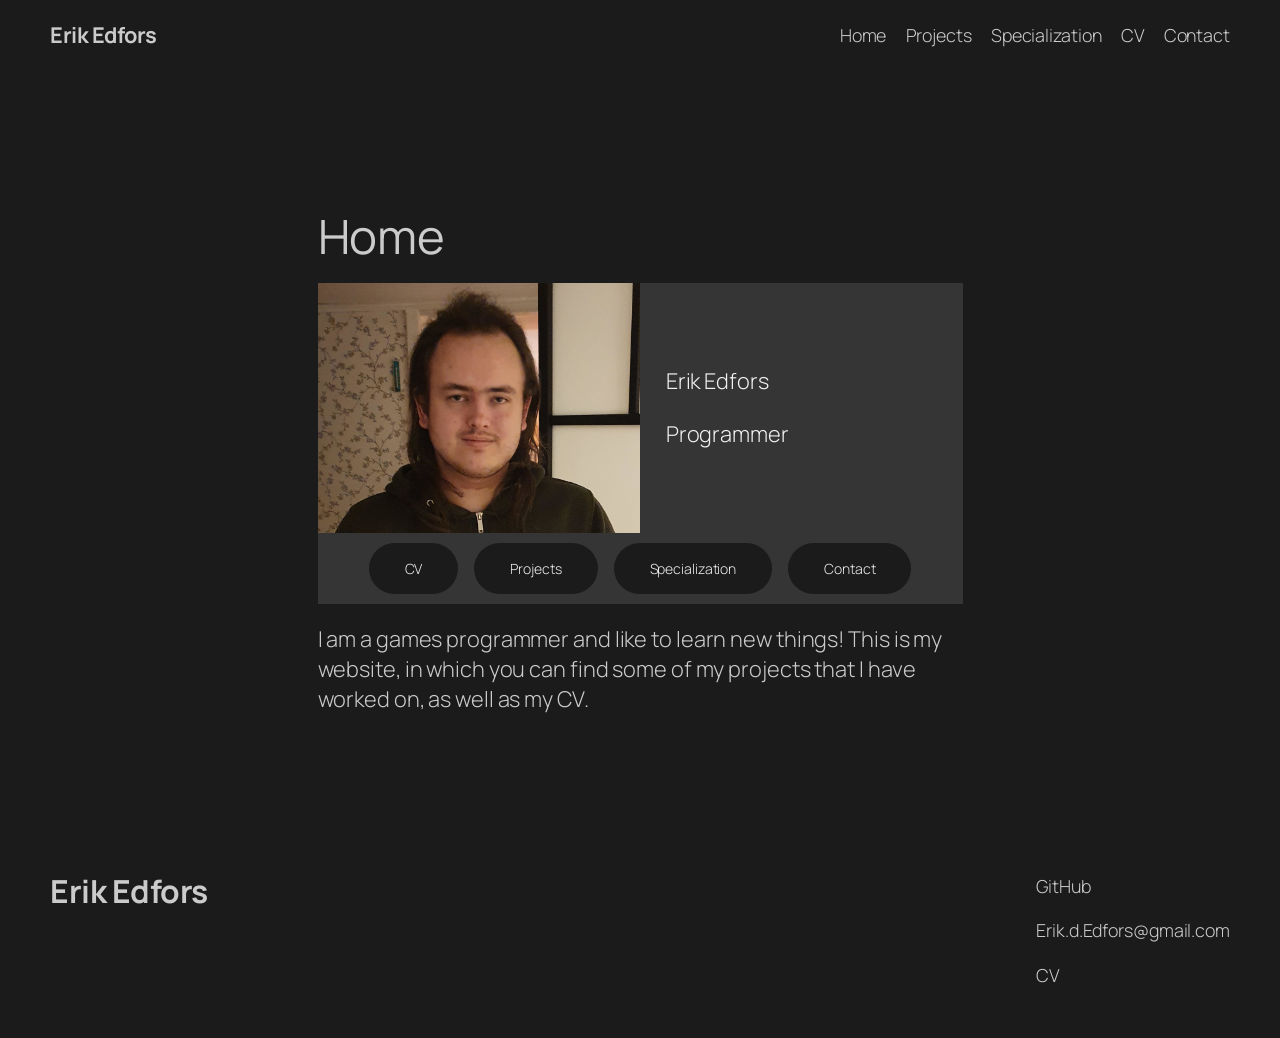
<file: index.html>
<!DOCTYPE html>
<html lang="en-US">
<head><meta charset="UTF-8">
	
	<meta name="viewport" content="width=device-width, initial-scale=1">
<meta name="robots" content="max-image-preview:large">
<title>Erik Edfors</title>




<style id="wp-img-auto-sizes-contain-inline-css">
img:is([sizes=auto i],[sizes^="auto," i]){contain-intrinsic-size:3000px 1500px}
/*# sourceURL=wp-img-auto-sizes-contain-inline-css */
</style>
<style id="wp-block-site-title-inline-css">
.wp-block-site-title{box-sizing:border-box}.wp-block-site-title :where(a){color:inherit;font-family:inherit;font-size:inherit;font-style:inherit;font-weight:inherit;letter-spacing:inherit;line-height:inherit;text-decoration:inherit}
/*# sourceURL=/wp-includes/blocks/site-title/style.min.css */
</style>
<style id="wp-block-navigation-link-inline-css">
.wp-block-navigation .wp-block-navigation-item__label{overflow-wrap:break-word}.wp-block-navigation .wp-block-navigation-item__description{display:none}.link-ui-tools{outline:1px solid #f0f0f0;padding:8px}.link-ui-block-inserter{padding-top:8px}.link-ui-block-inserter__back{margin-left:8px;text-transform:uppercase}
/*# sourceURL=/wp-includes/blocks/navigation-link/style.min.css */
</style>
<style id="wp-block-navigation-inline-css">
.wp-block-navigation{position:relative}.wp-block-navigation ul{margin-bottom:0;margin-left:0;margin-top:0;padding-left:0}.wp-block-navigation ul,.wp-block-navigation ul li{list-style:none}.wp-block-navigation .wp-block-navigation-item{align-items:center;background-color:inherit;display:flex;position:relative}.wp-block-navigation .wp-block-navigation-item .wp-block-navigation__submenu-container:empty{display:none}.wp-block-navigation .wp-block-navigation-item__content{display:block;z-index:1}.wp-block-navigation .wp-block-navigation-item__content.wp-block-navigation-item__content{color:inherit}.wp-block-navigation.has-text-decoration-underline .wp-block-navigation-item__content,.wp-block-navigation.has-text-decoration-underline .wp-block-navigation-item__content:active,.wp-block-navigation.has-text-decoration-underline .wp-block-navigation-item__content:focus{text-decoration:underline}.wp-block-navigation.has-text-decoration-line-through .wp-block-navigation-item__content,.wp-block-navigation.has-text-decoration-line-through .wp-block-navigation-item__content:active,.wp-block-navigation.has-text-decoration-line-through .wp-block-navigation-item__content:focus{text-decoration:line-through}.wp-block-navigation :where(a),.wp-block-navigation :where(a:active),.wp-block-navigation :where(a:focus){text-decoration:none}.wp-block-navigation .wp-block-navigation__submenu-icon{align-self:center;background-color:inherit;border:none;color:currentColor;display:inline-block;font-size:inherit;height:.6em;line-height:0;margin-left:.25em;padding:0;width:.6em}.wp-block-navigation .wp-block-navigation__submenu-icon svg{stroke:currentColor;display:inline-block;height:inherit;margin-top:.075em;width:inherit}.wp-block-navigation{--navigation-layout-justification-setting:flex-start;--navigation-layout-direction:row;--navigation-layout-wrap:wrap;--navigation-layout-justify:flex-start;--navigation-layout-align:center}.wp-block-navigation.is-vertical{--navigation-layout-direction:column;--navigation-layout-justify:initial;--navigation-layout-align:flex-start}.wp-block-navigation.no-wrap{--navigation-layout-wrap:nowrap}.wp-block-navigation.items-justified-center{--navigation-layout-justification-setting:center;--navigation-layout-justify:center}.wp-block-navigation.items-justified-center.is-vertical{--navigation-layout-align:center}.wp-block-navigation.items-justified-right{--navigation-layout-justification-setting:flex-end;--navigation-layout-justify:flex-end}.wp-block-navigation.items-justified-right.is-vertical{--navigation-layout-align:flex-end}.wp-block-navigation.items-justified-space-between{--navigation-layout-justification-setting:space-between;--navigation-layout-justify:space-between}:where(.wp-block-navigation) ul li{padding:0}.wp-block-navigation .has-child .wp-block-navigation__submenu-container{align-items:normal;background-color:inherit;color:inherit;display:flex;flex-direction:column;opacity:0;position:absolute;z-index:2}@media not (prefers-reduced-motion){.wp-block-navigation .has-child .wp-block-navigation__submenu-container{transition:opacity .1s linear}}.wp-block-navigation .has-child .wp-block-navigation__submenu-container{height:0;overflow:hidden;visibility:hidden;width:0}.wp-block-navigation .has-child .wp-block-navigation__submenu-container>.wp-block-navigation-item>.wp-block-navigation-item__content{display:flex;flex-grow:1;padding:.5em 1em}.wp-block-navigation .has-child .wp-block-navigation__submenu-container>.wp-block-navigation-item>.wp-block-navigation-item__content .wp-block-navigation__submenu-icon{margin-left:auto;margin-right:0}.wp-block-navigation .has-child .wp-block-navigation__submenu-container .wp-block-navigation-item__content{margin:0}.wp-block-navigation .has-child .wp-block-navigation__submenu-container{left:-1px;top:100%}@media (min-width:782px){.wp-block-navigation .has-child .wp-block-navigation__submenu-container .wp-block-navigation__submenu-container{left:100%;top:-1px}.wp-block-navigation .has-child .wp-block-navigation__submenu-container .wp-block-navigation__submenu-container:before{background:transparent;content:"";display:block;height:100%;position:absolute;right:100%;width:.5em}.wp-block-navigation .has-child .wp-block-navigation__submenu-container .wp-block-navigation__submenu-icon{margin-right:.25em}.wp-block-navigation .has-child .wp-block-navigation__submenu-container .wp-block-navigation__submenu-icon svg{transform:rotate(-90deg)}}@media (hover:hover){.wp-block-navigation .has-child:not(.open-on-click):hover>.wp-block-navigation__submenu-container{height:auto;min-width:200px;opacity:1;overflow:visible;visibility:visible;width:auto}}.wp-block-navigation .has-child .wp-block-navigation-submenu__toggle[aria-expanded=true]~.wp-block-navigation__submenu-container,.wp-block-navigation .has-child:not(.open-on-click):not(.open-on-hover-click):focus-within>.wp-block-navigation__submenu-container{height:auto;min-width:200px;opacity:1;overflow:visible;visibility:visible;width:auto}.wp-block-navigation .has-child.open-always{align-items:var(--navigation-layout-align,initial);flex-direction:var(--navigation-layout-direction,initial);flex-wrap:var(--navigation-layout-wrap,wrap);gap:var(--wp--style--block-gap,2em)}.wp-block-navigation .has-child.open-always,.wp-block-navigation .has-child.open-always .wp-block-navigation-item{justify-content:var(--navigation-layout-justify,initial)}.wp-block-navigation .has-child.open-always .wp-block-navigation__submenu-container,.wp-block-navigation .has-child.open-always.wp-block-navigation-submenu{gap:var(--wp--style--block-gap,2em)}.wp-block-navigation .has-child.open-always .wp-block-navigation-item,.wp-block-navigation .has-child.open-always .wp-block-navigation__submenu-container,.wp-block-navigation .has-child.open-always.wp-block-navigation-submenu{padding-bottom:0;padding-top:0}.wp-block-navigation .has-child.open-always .wp-block-navigation__submenu-container{padding-left:var(--wp--style--block-gap,2em);padding-right:var(--wp--style--block-gap,2em)}.wp-block-navigation .has-child.open-always .wp-block-navigation__submenu-container .wp-block-navigation-item__content{padding:0}.wp-block-navigation .has-child.open-always .wp-block-navigation__submenu-container>.wp-block-navigation-item>.wp-block-navigation-item__content,.wp-block-navigation .has-child.open-always>.wp-block-navigation-item__content{flex-grow:0}.wp-block-navigation .has-child.open-always>.wp-block-navigation__submenu-container{background-color:transparent;border:none;color:inherit;flex-basis:100%;height:auto;opacity:1;overflow:visible;position:static;visibility:visible;width:auto}.wp-block-navigation.has-background .has-child .wp-block-navigation__submenu-container{left:0;top:100%}@media (min-width:782px){.wp-block-navigation.has-background .has-child .wp-block-navigation__submenu-container .wp-block-navigation__submenu-container{left:100%;top:0}}.wp-block-navigation-submenu{display:flex;position:relative}.wp-block-navigation-submenu .wp-block-navigation__submenu-icon svg{stroke:currentColor}button.wp-block-navigation-item__content{background-color:transparent;border:none;color:currentColor;font-family:inherit;font-size:inherit;font-style:inherit;font-weight:inherit;letter-spacing:inherit;line-height:inherit;text-align:left;text-transform:inherit}.wp-block-navigation-submenu__toggle{cursor:pointer}.wp-block-navigation-submenu__toggle[aria-expanded=true]+.wp-block-navigation__submenu-icon>svg,.wp-block-navigation-submenu__toggle[aria-expanded=true]>svg{transform:rotate(180deg)}.wp-block-navigation-item.open-on-click .wp-block-navigation-submenu__toggle{padding-left:0;padding-right:.85em}.wp-block-navigation-item.open-on-click .wp-block-navigation-submenu__toggle+.wp-block-navigation__submenu-icon{margin-left:-.6em;pointer-events:none}.wp-block-navigation-item.open-on-click button.wp-block-navigation-item__content:not(.wp-block-navigation-submenu__toggle){padding:0}.wp-block-navigation .wp-block-page-list,.wp-block-navigation__container,.wp-block-navigation__responsive-close,.wp-block-navigation__responsive-container,.wp-block-navigation__responsive-container-content,.wp-block-navigation__responsive-dialog{gap:inherit}:where(.wp-block-navigation.has-background .wp-block-navigation-item a:not(.wp-element-button)),:where(.wp-block-navigation.has-background .wp-block-navigation-submenu a:not(.wp-element-button)){padding:.5em 1em}:where(.wp-block-navigation .wp-block-navigation__submenu-container .wp-block-navigation-item a:not(.wp-element-button)),:where(.wp-block-navigation .wp-block-navigation__submenu-container .wp-block-navigation-submenu a:not(.wp-element-button)),:where(.wp-block-navigation .wp-block-navigation__submenu-container .wp-block-navigation-submenu button.wp-block-navigation-item__content),:where(.wp-block-navigation .wp-block-navigation__submenu-container .wp-block-pages-list__item button.wp-block-navigation-item__content){padding:.5em 1em}.wp-block-navigation.items-justified-right .wp-block-navigation__container .has-child .wp-block-navigation__submenu-container,.wp-block-navigation.items-justified-right .wp-block-page-list>.has-child .wp-block-navigation__submenu-container,.wp-block-navigation.items-justified-space-between .wp-block-page-list>.has-child:last-child .wp-block-navigation__submenu-container,.wp-block-navigation.items-justified-space-between>.wp-block-navigation__container>.has-child:last-child .wp-block-navigation__submenu-container{left:auto;right:0}.wp-block-navigation.items-justified-right .wp-block-navigation__container .has-child .wp-block-navigation__submenu-container .wp-block-navigation__submenu-container,.wp-block-navigation.items-justified-right .wp-block-page-list>.has-child .wp-block-navigation__submenu-container .wp-block-navigation__submenu-container,.wp-block-navigation.items-justified-space-between .wp-block-page-list>.has-child:last-child .wp-block-navigation__submenu-container .wp-block-navigation__submenu-container,.wp-block-navigation.items-justified-space-between>.wp-block-navigation__container>.has-child:last-child .wp-block-navigation__submenu-container .wp-block-navigation__submenu-container{left:-1px;right:-1px}@media (min-width:782px){.wp-block-navigation.items-justified-right .wp-block-navigation__container .has-child .wp-block-navigation__submenu-container .wp-block-navigation__submenu-container,.wp-block-navigation.items-justified-right .wp-block-page-list>.has-child .wp-block-navigation__submenu-container .wp-block-navigation__submenu-container,.wp-block-navigation.items-justified-space-between .wp-block-page-list>.has-child:last-child .wp-block-navigation__submenu-container .wp-block-navigation__submenu-container,.wp-block-navigation.items-justified-space-between>.wp-block-navigation__container>.has-child:last-child .wp-block-navigation__submenu-container .wp-block-navigation__submenu-container{left:auto;right:100%}}.wp-block-navigation:not(.has-background) .wp-block-navigation__submenu-container{background-color:#fff;border:1px solid rgba(0,0,0,.15)}.wp-block-navigation.has-background .wp-block-navigation__submenu-container{background-color:inherit}.wp-block-navigation:not(.has-text-color) .wp-block-navigation__submenu-container{color:#000}.wp-block-navigation__container{align-items:var(--navigation-layout-align,initial);display:flex;flex-direction:var(--navigation-layout-direction,initial);flex-wrap:var(--navigation-layout-wrap,wrap);justify-content:var(--navigation-layout-justify,initial);list-style:none;margin:0;padding-left:0}.wp-block-navigation__container .is-responsive{display:none}.wp-block-navigation__container:only-child,.wp-block-page-list:only-child{flex-grow:1}@keyframes overlay-menu__fade-in-animation{0%{opacity:0;transform:translateY(.5em)}to{opacity:1;transform:translateY(0)}}.wp-block-navigation__responsive-container{bottom:0;display:none;left:0;position:fixed;right:0;top:0}.wp-block-navigation__responsive-container :where(.wp-block-navigation-item a){color:inherit}.wp-block-navigation__responsive-container .wp-block-navigation__responsive-container-content{align-items:var(--navigation-layout-align,initial);display:flex;flex-direction:var(--navigation-layout-direction,initial);flex-wrap:var(--navigation-layout-wrap,wrap);justify-content:var(--navigation-layout-justify,initial)}.wp-block-navigation__responsive-container:not(.is-menu-open.is-menu-open){background-color:inherit!important;color:inherit!important}.wp-block-navigation__responsive-container.is-menu-open{background-color:inherit;display:flex;flex-direction:column}@media not (prefers-reduced-motion){.wp-block-navigation__responsive-container.is-menu-open{animation:overlay-menu__fade-in-animation .1s ease-out;animation-fill-mode:forwards}}.wp-block-navigation__responsive-container.is-menu-open:not(.disable-default-overlay){padding:clamp(1rem,var(--wp--style--root--padding-top),20rem) clamp(1rem,var(--wp--style--root--padding-right),20rem) clamp(1rem,var(--wp--style--root--padding-bottom),20rem) clamp(1rem,var(--wp--style--root--padding-left),20rem)}.wp-block-navigation__responsive-container.is-menu-open{overflow:auto;z-index:100000}.wp-block-navigation__responsive-container.is-menu-open:not(.disable-default-overlay) .wp-block-navigation__responsive-container-content{padding-top:calc(2rem + 24px)}.wp-block-navigation__responsive-container.is-menu-open:where(:not(.disable-default-overlay)) .wp-block-navigation__responsive-container-content{align-items:var(--navigation-layout-justification-setting,inherit);display:flex;flex-direction:column;flex-wrap:nowrap;overflow:visible}.wp-block-navigation__responsive-container.is-menu-open:where(:not(.disable-default-overlay)) .wp-block-navigation__responsive-container-content,.wp-block-navigation__responsive-container.is-menu-open:where(:not(.disable-default-overlay)) .wp-block-navigation__responsive-container-content .wp-block-navigation__container,.wp-block-navigation__responsive-container.is-menu-open:where(:not(.disable-default-overlay)) .wp-block-navigation__responsive-container-content .wp-block-page-list{justify-content:flex-start}.wp-block-navigation__responsive-container.is-menu-open:where(:not(.disable-default-overlay)) .wp-block-navigation__responsive-container-content .wp-block-navigation__submenu-icon{display:none}.wp-block-navigation__responsive-container.is-menu-open:where(:not(.disable-default-overlay)) .wp-block-navigation__responsive-container-content .has-child .wp-block-navigation__submenu-container{border:none;height:auto;min-width:200px;opacity:1;overflow:initial;padding-left:2rem;padding-right:2rem;position:static;visibility:visible;width:auto}.wp-block-navigation__responsive-container.is-menu-open:where(:not(.disable-default-overlay)) .wp-block-navigation__responsive-container-content .wp-block-navigation__container,.wp-block-navigation__responsive-container.is-menu-open:where(:not(.disable-default-overlay)) .wp-block-navigation__responsive-container-content .wp-block-navigation__submenu-container{gap:inherit}.wp-block-navigation__responsive-container.is-menu-open:where(:not(.disable-default-overlay)) .wp-block-navigation__responsive-container-content .wp-block-navigation__submenu-container{padding-top:var(--wp--style--block-gap,2em)}.wp-block-navigation__responsive-container.is-menu-open:where(:not(.disable-default-overlay)) .wp-block-navigation__responsive-container-content .wp-block-navigation-item__content{padding:0}.wp-block-navigation__responsive-container.is-menu-open:where(:not(.disable-default-overlay)) .wp-block-navigation__responsive-container-content .wp-block-navigation-item,.wp-block-navigation__responsive-container.is-menu-open:where(:not(.disable-default-overlay)) .wp-block-navigation__responsive-container-content .wp-block-navigation__container,.wp-block-navigation__responsive-container.is-menu-open:where(:not(.disable-default-overlay)) .wp-block-navigation__responsive-container-content .wp-block-page-list{align-items:var(--navigation-layout-justification-setting,initial);display:flex;flex-direction:column}.wp-block-navigation__responsive-container.is-menu-open:where(:not(.disable-default-overlay)) .wp-block-navigation-item,.wp-block-navigation__responsive-container.is-menu-open:where(:not(.disable-default-overlay)) .wp-block-navigation-item .wp-block-navigation__submenu-container,.wp-block-navigation__responsive-container.is-menu-open:where(:not(.disable-default-overlay)) .wp-block-navigation__container,.wp-block-navigation__responsive-container.is-menu-open:where(:not(.disable-default-overlay)) .wp-block-page-list{background:transparent!important;color:inherit!important}.wp-block-navigation__responsive-container.is-menu-open:where(:not(.disable-default-overlay)) .wp-block-navigation__submenu-container.wp-block-navigation__submenu-container.wp-block-navigation__submenu-container.wp-block-navigation__submenu-container{left:auto;right:auto}.wp-block-navigation__responsive-container.disable-default-overlay .wp-block-navigation__overlay-container{display:none;width:100%}.wp-block-navigation__responsive-container.disable-default-overlay .wp-block-navigation__responsive-close{max-width:none}.wp-block-navigation__responsive-container.disable-default-overlay.is-menu-open .wp-block-navigation__responsive-container-content>:not(.wp-block-navigation__overlay-container){display:none}.wp-block-navigation__responsive-container.disable-default-overlay.is-menu-open .wp-block-navigation__responsive-container-content .wp-block-navigation__overlay-container{display:block}.wp-block-navigation__responsive-container.disable-default-overlay.is-menu-open .wp-block-navigation__responsive-container-content .wp-block-navigation__overlay-container .wp-block-navigation__submenu-container{left:0;right:auto}@media (min-width:600px){.wp-block-navigation__responsive-container:not(.hidden-by-default):not(.is-menu-open){background-color:inherit;display:block;position:relative;width:100%;z-index:auto}.wp-block-navigation__responsive-container:not(.hidden-by-default):not(.is-menu-open) .wp-block-navigation__responsive-container-close{display:none}.wp-block-navigation__responsive-container.is-menu-open .wp-block-navigation__submenu-container.wp-block-navigation__submenu-container.wp-block-navigation__submenu-container.wp-block-navigation__submenu-container{left:0}}.wp-block-navigation:not(.has-background) .wp-block-navigation__responsive-container.is-menu-open:not(.disable-default-overlay){background-color:#fff}.wp-block-navigation:not(.has-text-color) .wp-block-navigation__responsive-container.is-menu-open:not(.disable-default-overlay){color:#000}.wp-block-navigation__toggle_button_label{font-size:1rem;font-weight:700}.wp-block-navigation__responsive-container-close,.wp-block-navigation__responsive-container-open{background:transparent;border:none;color:currentColor;cursor:pointer;margin:0;padding:0;text-transform:inherit;vertical-align:middle}.wp-block-navigation__responsive-container-close svg,.wp-block-navigation__responsive-container-open svg{fill:currentColor;display:block;height:24px;pointer-events:none;width:24px}.wp-block-navigation__responsive-container-open{display:flex}.wp-block-navigation__responsive-container-open.wp-block-navigation__responsive-container-open.wp-block-navigation__responsive-container-open{font-family:inherit;font-size:inherit;font-weight:inherit}@media (min-width:600px){.wp-block-navigation__responsive-container-open:not(.always-shown){display:none}}.wp-block-navigation__responsive-container-close{position:absolute;right:0;top:0;z-index:2}.wp-block-navigation__responsive-container-close.wp-block-navigation__responsive-container-close.wp-block-navigation__responsive-container-close{font-family:inherit;font-size:inherit;font-weight:inherit}.disable-default-overlay .wp-block-navigation__responsive-container-close{right:clamp(1rem,var(--wp--style--root--padding-left),20rem);top:clamp(1rem,var(--wp--style--root--padding-left),20rem)}.wp-block-navigation__responsive-close{width:100%}.has-modal-open .wp-block-navigation__responsive-close{margin-left:auto;margin-right:auto;max-width:var(--wp--style--global--wide-size,100%)}.wp-block-navigation__responsive-close:focus{outline:none}.is-menu-open .wp-block-navigation__responsive-close,.is-menu-open .wp-block-navigation__responsive-container-content,.is-menu-open .wp-block-navigation__responsive-dialog{box-sizing:border-box}.wp-block-navigation__responsive-dialog{position:relative}.has-modal-open .admin-bar .is-menu-open:where(:not(.disable-default-overlay)) .wp-block-navigation__responsive-dialog{margin-top:46px}@media (min-width:782px){.has-modal-open .admin-bar .is-menu-open:where(:not(.disable-default-overlay)) .wp-block-navigation__responsive-dialog{margin-top:32px}}html.has-modal-open{overflow:hidden}
/*# sourceURL=/wp-includes/blocks/navigation/style.min.css */
</style>
<style id="wp-block-group-inline-css">
.wp-block-group{box-sizing:border-box}:where(.wp-block-group.wp-block-group-is-layout-constrained){position:relative}
/*# sourceURL=/wp-includes/blocks/group/style.min.css */
</style>
<style id="wp-block-post-title-inline-css">
.wp-block-post-title{box-sizing:border-box;word-break:break-word}.wp-block-post-title :where(a){display:inline-block;font-family:inherit;font-size:inherit;font-style:inherit;font-weight:inherit;letter-spacing:inherit;line-height:inherit;text-decoration:inherit}
/*# sourceURL=/wp-includes/blocks/post-title/style.min.css */
</style>
<style id="wp-block-paragraph-inline-css">
.is-small-text{font-size:.875em}.is-regular-text{font-size:1em}.is-large-text{font-size:2.25em}.is-larger-text{font-size:3em}.has-drop-cap:not(:focus):first-letter{float:left;font-size:8.4em;font-style:normal;font-weight:100;line-height:.68;margin:.05em .1em 0 0;text-transform:uppercase}body.rtl .has-drop-cap:not(:focus):first-letter{float:none;margin-left:.1em}p.has-drop-cap.has-background{overflow:hidden}:root :where(p.has-background){padding:1.25em 2.375em}:where(p.has-text-color:not(.has-link-color)) a{color:inherit}p.has-text-align-left[style*="writing-mode:vertical-lr"],p.has-text-align-right[style*="writing-mode:vertical-rl"]{rotate:180deg}
/*# sourceURL=/wp-includes/blocks/paragraph/style.min.css */
</style>
<style id="wp-block-media-text-inline-css">
.wp-block-media-text{box-sizing:border-box;direction:ltr;display:grid;grid-template-columns:50% 1fr;grid-template-rows:auto}.wp-block-media-text.has-media-on-the-right{grid-template-columns:1fr 50%}.wp-block-media-text.is-vertically-aligned-top>.wp-block-media-text__content,.wp-block-media-text.is-vertically-aligned-top>.wp-block-media-text__media{align-self:start}.wp-block-media-text.is-vertically-aligned-center>.wp-block-media-text__content,.wp-block-media-text.is-vertically-aligned-center>.wp-block-media-text__media,.wp-block-media-text>.wp-block-media-text__content,.wp-block-media-text>.wp-block-media-text__media{align-self:center}.wp-block-media-text.is-vertically-aligned-bottom>.wp-block-media-text__content,.wp-block-media-text.is-vertically-aligned-bottom>.wp-block-media-text__media{align-self:end}.wp-block-media-text>.wp-block-media-text__media{grid-column:1;grid-row:1;margin:0}.wp-block-media-text>.wp-block-media-text__content{direction:ltr;grid-column:2;grid-row:1;padding:0 8%;word-break:break-word}.wp-block-media-text.has-media-on-the-right>.wp-block-media-text__media{grid-column:2;grid-row:1}.wp-block-media-text.has-media-on-the-right>.wp-block-media-text__content{grid-column:1;grid-row:1}.wp-block-media-text__media a{display:block}.wp-block-media-text__media img,.wp-block-media-text__media video{height:auto;max-width:unset;vertical-align:middle;width:100%}.wp-block-media-text.is-image-fill>.wp-block-media-text__media{background-size:cover;height:100%;min-height:250px}.wp-block-media-text.is-image-fill>.wp-block-media-text__media>a{display:block;height:100%}.wp-block-media-text.is-image-fill>.wp-block-media-text__media img{clip:rect(0,0,0,0);border:0;height:1px;margin:-1px;overflow:hidden;padding:0;position:absolute;width:1px}.wp-block-media-text.is-image-fill-element>.wp-block-media-text__media{height:100%;min-height:250px;position:relative}.wp-block-media-text.is-image-fill-element>.wp-block-media-text__media>a{display:block;height:100%}.wp-block-media-text.is-image-fill-element>.wp-block-media-text__media img{height:100%;-o-object-fit:cover;object-fit:cover;position:absolute;width:100%}@media (max-width:600px){.wp-block-media-text.is-stacked-on-mobile{grid-template-columns:100%!important}.wp-block-media-text.is-stacked-on-mobile>.wp-block-media-text__media{grid-column:1;grid-row:1}.wp-block-media-text.is-stacked-on-mobile>.wp-block-media-text__content{grid-column:1;grid-row:2}}
/*# sourceURL=/wp-includes/blocks/media-text/style.min.css */
</style>
<style id="wp-block-button-inline-css">
.wp-block-button__link{align-content:center;box-sizing:border-box;cursor:pointer;display:inline-block;height:100%;text-align:center;word-break:break-word}.wp-block-button__link.aligncenter{text-align:center}.wp-block-button__link.alignright{text-align:right}:where(.wp-block-button__link){border-radius:9999px;box-shadow:none;padding:calc(.667em + 2px) calc(1.333em + 2px);text-decoration:none}.wp-block-button[style*=text-decoration] .wp-block-button__link{text-decoration:inherit}.wp-block-buttons>.wp-block-button.has-custom-width{max-width:none}.wp-block-buttons>.wp-block-button.has-custom-width .wp-block-button__link{width:100%}.wp-block-buttons>.wp-block-button.has-custom-font-size .wp-block-button__link{font-size:inherit}.wp-block-buttons>.wp-block-button[class*=wp-block-button__width]{width:calc(var(--wp--block-button--width)*1% - var(--wp--style--block-gap, .5em)*(1 - var(--wp--block-button--width)/100))}.wp-block-buttons>.wp-block-button.wp-block-button__width-25{width:calc(25% - var(--wp--style--block-gap, .5em)*.75)}.wp-block-buttons>.wp-block-button.wp-block-button__width-50{width:calc(50% - var(--wp--style--block-gap, .5em)*.5)}.wp-block-buttons>.wp-block-button.wp-block-button__width-75{width:calc(75% - var(--wp--style--block-gap, .5em)*.25)}.wp-block-buttons>.wp-block-button.wp-block-button__width-100{flex-basis:100%;width:100%}.wp-block-buttons.is-vertical>.wp-block-button[class*=wp-block-button__width]{width:calc(var(--wp--block-button--width)*1%)}.wp-block-buttons.is-vertical>.wp-block-button.wp-block-button__width-25{width:25%}.wp-block-buttons.is-vertical>.wp-block-button.wp-block-button__width-50{width:50%}.wp-block-buttons.is-vertical>.wp-block-button.wp-block-button__width-75{width:75%}.wp-block-button.is-style-squared,.wp-block-button__link.wp-block-button.is-style-squared{border-radius:0}.wp-block-button.no-border-radius,.wp-block-button__link.no-border-radius{border-radius:0!important}:root :where(.wp-block-button .wp-block-button__link.is-style-outline),:root :where(.wp-block-button.is-style-outline>.wp-block-button__link){border:2px solid;padding:.667em 1.333em}:root :where(.wp-block-button .wp-block-button__link.is-style-outline:not(.has-text-color)),:root :where(.wp-block-button.is-style-outline>.wp-block-button__link:not(.has-text-color)){color:currentColor}:root :where(.wp-block-button .wp-block-button__link.is-style-outline:not(.has-background)),:root :where(.wp-block-button.is-style-outline>.wp-block-button__link:not(.has-background)){background-color:transparent;background-image:none}
/*# sourceURL=/wp-includes/blocks/button/style.min.css */
</style>
<style id="wp-block-buttons-inline-css">
.wp-block-buttons{box-sizing:border-box}.wp-block-buttons.is-vertical{flex-direction:column}.wp-block-buttons.is-vertical>.wp-block-button:last-child{margin-bottom:0}.wp-block-buttons>.wp-block-button{display:inline-block;margin:0}.wp-block-buttons.is-content-justification-left{justify-content:flex-start}.wp-block-buttons.is-content-justification-left.is-vertical{align-items:flex-start}.wp-block-buttons.is-content-justification-center{justify-content:center}.wp-block-buttons.is-content-justification-center.is-vertical{align-items:center}.wp-block-buttons.is-content-justification-right{justify-content:flex-end}.wp-block-buttons.is-content-justification-right.is-vertical{align-items:flex-end}.wp-block-buttons.is-content-justification-space-between{justify-content:space-between}.wp-block-buttons.aligncenter{text-align:center}.wp-block-buttons:not(.is-content-justification-space-between,.is-content-justification-right,.is-content-justification-left,.is-content-justification-center) .wp-block-button.aligncenter{margin-left:auto;margin-right:auto;width:100%}.wp-block-buttons[style*=text-decoration] .wp-block-button,.wp-block-buttons[style*=text-decoration] .wp-block-button__link{text-decoration:inherit}.wp-block-buttons.has-custom-font-size .wp-block-button__link{font-size:inherit}.wp-block-buttons .wp-block-button__link{width:100%}.wp-block-button.aligncenter{text-align:center}
/*# sourceURL=/wp-includes/blocks/buttons/style.min.css */
</style>
<style id="wp-block-post-content-inline-css">
.wp-block-post-content{display:flow-root}
/*# sourceURL=/wp-includes/blocks/post-content/style.min.css */
</style>
<style id="wp-block-spacer-inline-css">
.wp-block-spacer{clear:both}
/*# sourceURL=/wp-includes/blocks/spacer/style.min.css */
</style>
<style id="wp-block-columns-inline-css">
.wp-block-columns{box-sizing:border-box;display:flex;flex-wrap:wrap!important}@media (min-width:782px){.wp-block-columns{flex-wrap:nowrap!important}}.wp-block-columns{align-items:normal!important}.wp-block-columns.are-vertically-aligned-top{align-items:flex-start}.wp-block-columns.are-vertically-aligned-center{align-items:center}.wp-block-columns.are-vertically-aligned-bottom{align-items:flex-end}@media (max-width:781px){.wp-block-columns:not(.is-not-stacked-on-mobile)>.wp-block-column{flex-basis:100%!important}}@media (min-width:782px){.wp-block-columns:not(.is-not-stacked-on-mobile)>.wp-block-column{flex-basis:0;flex-grow:1}.wp-block-columns:not(.is-not-stacked-on-mobile)>.wp-block-column[style*=flex-basis]{flex-grow:0}}.wp-block-columns.is-not-stacked-on-mobile{flex-wrap:nowrap!important}.wp-block-columns.is-not-stacked-on-mobile>.wp-block-column{flex-basis:0;flex-grow:1}.wp-block-columns.is-not-stacked-on-mobile>.wp-block-column[style*=flex-basis]{flex-grow:0}:where(.wp-block-columns){margin-bottom:1.75em}:where(.wp-block-columns.has-background){padding:1.25em 2.375em}.wp-block-column{flex-grow:1;min-width:0;overflow-wrap:break-word;word-break:break-word}.wp-block-column.is-vertically-aligned-top{align-self:flex-start}.wp-block-column.is-vertically-aligned-center{align-self:center}.wp-block-column.is-vertically-aligned-bottom{align-self:flex-end}.wp-block-column.is-vertically-aligned-stretch{align-self:stretch}.wp-block-column.is-vertically-aligned-bottom,.wp-block-column.is-vertically-aligned-center,.wp-block-column.is-vertically-aligned-top{width:100%}
/*# sourceURL=/wp-includes/blocks/columns/style.min.css */
</style>
<style id="wp-block-library-inline-css">
:root{--wp-block-synced-color:#7a00df;--wp-block-synced-color--rgb:122,0,223;--wp-bound-block-color:var(--wp-block-synced-color);--wp-editor-canvas-background:#ddd;--wp-admin-theme-color:#007cba;--wp-admin-theme-color--rgb:0,124,186;--wp-admin-theme-color-darker-10:#006ba1;--wp-admin-theme-color-darker-10--rgb:0,107,160.5;--wp-admin-theme-color-darker-20:#005a87;--wp-admin-theme-color-darker-20--rgb:0,90,135;--wp-admin-border-width-focus:2px}@media (min-resolution:192dpi){:root{--wp-admin-border-width-focus:1.5px}}.wp-element-button{cursor:pointer}:root .has-very-light-gray-background-color{background-color:#eee}:root .has-very-dark-gray-background-color{background-color:#313131}:root .has-very-light-gray-color{color:#eee}:root .has-very-dark-gray-color{color:#313131}:root .has-vivid-green-cyan-to-vivid-cyan-blue-gradient-background{background:linear-gradient(135deg,#00d084,#0693e3)}:root .has-purple-crush-gradient-background{background:linear-gradient(135deg,#34e2e4,#4721fb 50%,#ab1dfe)}:root .has-hazy-dawn-gradient-background{background:linear-gradient(135deg,#faaca8,#dad0ec)}:root .has-subdued-olive-gradient-background{background:linear-gradient(135deg,#fafae1,#67a671)}:root .has-atomic-cream-gradient-background{background:linear-gradient(135deg,#fdd79a,#004a59)}:root .has-nightshade-gradient-background{background:linear-gradient(135deg,#330968,#31cdcf)}:root .has-midnight-gradient-background{background:linear-gradient(135deg,#020381,#2874fc)}:root{--wp--preset--font-size--normal:16px;--wp--preset--font-size--huge:42px}.has-regular-font-size{font-size:1em}.has-larger-font-size{font-size:2.625em}.has-normal-font-size{font-size:var(--wp--preset--font-size--normal)}.has-huge-font-size{font-size:var(--wp--preset--font-size--huge)}:root .has-text-align-center{text-align:center}:root .has-text-align-left{text-align:left}:root .has-text-align-right{text-align:right}.has-fit-text{white-space:nowrap!important}#end-resizable-editor-section{display:none}.aligncenter{clear:both}.items-justified-left{justify-content:flex-start}.items-justified-center{justify-content:center}.items-justified-right{justify-content:flex-end}.items-justified-space-between{justify-content:space-between}.screen-reader-text{word-wrap:normal!important;border:0;clip-path:inset(50%);height:1px;margin:-1px;overflow:hidden;padding:0;position:absolute;width:1px;word-break:normal!important}.screen-reader-text:focus{background-color:#ddd;clip-path:none;color:#444;display:block;font-size:1em;height:auto;left:5px;line-height:normal;padding:15px 23px 14px;text-decoration:none;top:5px;width:auto;z-index:100000}html :where(.has-border-color){border-style:solid}html :where([style^=border-color],[style*=";border-color"],[style*="; border-color"]){border-style:solid}html :where([style^=border-top-color],[style*=";border-top-color"],[style*="; border-top-color"]){border-top-style:solid}html :where([style^=border-right-color],[style*=";border-right-color"],[style*="; border-right-color"]){border-right-style:solid}html :where([style^=border-bottom-color],[style*=";border-bottom-color"],[style*="; border-bottom-color"]){border-bottom-style:solid}html :where([style^=border-left-color],[style*=";border-left-color"],[style*="; border-left-color"]){border-left-style:solid}html :where([style^=border-width],[style*=";border-width"],[style*="; border-width"]){border-style:solid}html :where([style^=border-top-width],[style*=";border-top-width"],[style*="; border-top-width"]){border-top-style:solid}html :where([style^=border-right-width],[style*=";border-right-width"],[style*="; border-right-width"]){border-right-style:solid}html :where([style^=border-bottom-width],[style*=";border-bottom-width"],[style*="; border-bottom-width"]){border-bottom-style:solid}html :where([style^=border-left-width],[style*=";border-left-width"],[style*="; border-left-width"]){border-left-style:solid}html :where(img[class*=wp-image-]){height:auto;max-width:100%}:where(figure){margin:0 0 1em}html :where(.is-position-sticky){--wp-admin--admin-bar--position-offset:var(--wp-admin--admin-bar--height,0px)}@media screen and (max-width:600px){html :where(.is-position-sticky){--wp-admin--admin-bar--position-offset:0px}}
/*# sourceURL=/wp-includes/css/dist/block-library/common.min.css */
</style>
<style id="global-styles-inline-css">
:root{--wp--preset--aspect-ratio--square: 1;--wp--preset--aspect-ratio--4-3: 4/3;--wp--preset--aspect-ratio--3-4: 3/4;--wp--preset--aspect-ratio--3-2: 3/2;--wp--preset--aspect-ratio--2-3: 2/3;--wp--preset--aspect-ratio--16-9: 16/9;--wp--preset--aspect-ratio--9-16: 9/16;--wp--preset--color--black: #000000;--wp--preset--color--cyan-bluish-gray: #abb8c3;--wp--preset--color--white: #ffffff;--wp--preset--color--pale-pink: #f78da7;--wp--preset--color--vivid-red: #cf2e2e;--wp--preset--color--luminous-vivid-orange: #ff6900;--wp--preset--color--luminous-vivid-amber: #fcb900;--wp--preset--color--light-green-cyan: #7bdcb5;--wp--preset--color--vivid-green-cyan: #00d084;--wp--preset--color--pale-cyan-blue: #8ed1fc;--wp--preset--color--vivid-cyan-blue: #0693e3;--wp--preset--color--vivid-purple: #9b51e0;--wp--preset--color--base: #1B1B1B;--wp--preset--color--contrast: #F0F0F0;--wp--preset--color--accent-1: #786D0A;--wp--preset--color--accent-2: #442369;--wp--preset--color--accent-3: #D1D0EA;--wp--preset--color--accent-4: #CBCBCB;--wp--preset--color--accent-5: #353535;--wp--preset--color--accent-6: #FFFFFF33;--wp--preset--gradient--vivid-cyan-blue-to-vivid-purple: linear-gradient(135deg,rgb(6,147,227) 0%,rgb(155,81,224) 100%);--wp--preset--gradient--light-green-cyan-to-vivid-green-cyan: linear-gradient(135deg,rgb(122,220,180) 0%,rgb(0,208,130) 100%);--wp--preset--gradient--luminous-vivid-amber-to-luminous-vivid-orange: linear-gradient(135deg,rgb(252,185,0) 0%,rgb(255,105,0) 100%);--wp--preset--gradient--luminous-vivid-orange-to-vivid-red: linear-gradient(135deg,rgb(255,105,0) 0%,rgb(207,46,46) 100%);--wp--preset--gradient--very-light-gray-to-cyan-bluish-gray: linear-gradient(135deg,rgb(238,238,238) 0%,rgb(169,184,195) 100%);--wp--preset--gradient--cool-to-warm-spectrum: linear-gradient(135deg,rgb(74,234,220) 0%,rgb(151,120,209) 20%,rgb(207,42,186) 40%,rgb(238,44,130) 60%,rgb(251,105,98) 80%,rgb(254,248,76) 100%);--wp--preset--gradient--blush-light-purple: linear-gradient(135deg,rgb(255,206,236) 0%,rgb(152,150,240) 100%);--wp--preset--gradient--blush-bordeaux: linear-gradient(135deg,rgb(254,205,165) 0%,rgb(254,45,45) 50%,rgb(107,0,62) 100%);--wp--preset--gradient--luminous-dusk: linear-gradient(135deg,rgb(255,203,112) 0%,rgb(199,81,192) 50%,rgb(65,88,208) 100%);--wp--preset--gradient--pale-ocean: linear-gradient(135deg,rgb(255,245,203) 0%,rgb(182,227,212) 50%,rgb(51,167,181) 100%);--wp--preset--gradient--electric-grass: linear-gradient(135deg,rgb(202,248,128) 0%,rgb(113,206,126) 100%);--wp--preset--gradient--midnight: linear-gradient(135deg,rgb(2,3,129) 0%,rgb(40,116,252) 100%);--wp--preset--font-size--small: 0.875rem;--wp--preset--font-size--medium: clamp(1rem, 1rem + ((1vw - 0.2rem) * 0.196), 1.125rem);--wp--preset--font-size--large: clamp(1.125rem, 1.125rem + ((1vw - 0.2rem) * 0.392), 1.375rem);--wp--preset--font-size--x-large: clamp(1.75rem, 1.75rem + ((1vw - 0.2rem) * 0.392), 2rem);--wp--preset--font-size--xx-large: clamp(2.15rem, 2.15rem + ((1vw - 0.2rem) * 1.333), 3rem);--wp--preset--font-family--manrope: Manrope, sans-serif;--wp--preset--font-family--fira-code: "Fira Code", monospace;--wp--preset--spacing--20: 10px;--wp--preset--spacing--30: 20px;--wp--preset--spacing--40: 30px;--wp--preset--spacing--50: clamp(30px, 5vw, 50px);--wp--preset--spacing--60: clamp(30px, 7vw, 70px);--wp--preset--spacing--70: clamp(50px, 7vw, 90px);--wp--preset--spacing--80: clamp(70px, 10vw, 140px);--wp--preset--shadow--natural: 6px 6px 9px rgba(0, 0, 0, 0.2);--wp--preset--shadow--deep: 12px 12px 50px rgba(0, 0, 0, 0.4);--wp--preset--shadow--sharp: 6px 6px 0px rgba(0, 0, 0, 0.2);--wp--preset--shadow--outlined: 6px 6px 0px -3px rgb(255, 255, 255), 6px 6px rgb(0, 0, 0);--wp--preset--shadow--crisp: 6px 6px 0px rgb(0, 0, 0);}.wp-block-button{--wp--preset--dimension--25: 25%;--wp--preset--dimension--50: 50%;--wp--preset--dimension--75: 75%;--wp--preset--dimension--100: 100%;}:root { --wp--style--global--content-size: 645px;--wp--style--global--wide-size: 1340px; }:where(body) { margin: 0; }.wp-site-blocks { padding-top: var(--wp--style--root--padding-top); padding-bottom: var(--wp--style--root--padding-bottom); }.has-global-padding { padding-right: var(--wp--style--root--padding-right); padding-left: var(--wp--style--root--padding-left); }.has-global-padding > .alignfull { margin-right: calc(var(--wp--style--root--padding-right) * -1); margin-left: calc(var(--wp--style--root--padding-left) * -1); }.has-global-padding :where(:not(.alignfull.is-layout-flow) > .has-global-padding:not(.wp-block-block, .alignfull)) { padding-right: 0; padding-left: 0; }.has-global-padding :where(:not(.alignfull.is-layout-flow) > .has-global-padding:not(.wp-block-block, .alignfull)) > .alignfull { margin-left: 0; margin-right: 0; }.wp-site-blocks > .alignleft { float: left; margin-right: 2em; }.wp-site-blocks > .alignright { float: right; margin-left: 2em; }.wp-site-blocks > .aligncenter { justify-content: center; margin-left: auto; margin-right: auto; }:where(.wp-site-blocks) > * { margin-block-start: 1.2rem; margin-block-end: 0; }:where(.wp-site-blocks) > :first-child { margin-block-start: 0; }:where(.wp-site-blocks) > :last-child { margin-block-end: 0; }:root { --wp--style--block-gap: 1.2rem; }:root :where(.is-layout-flow) > :first-child{margin-block-start: 0;}:root :where(.is-layout-flow) > :last-child{margin-block-end: 0;}:root :where(.is-layout-flow) > *{margin-block-start: 1.2rem;margin-block-end: 0;}:root :where(.is-layout-constrained) > :first-child{margin-block-start: 0;}:root :where(.is-layout-constrained) > :last-child{margin-block-end: 0;}:root :where(.is-layout-constrained) > *{margin-block-start: 1.2rem;margin-block-end: 0;}:root :where(.is-layout-flex){gap: 1.2rem;}:root :where(.is-layout-grid){gap: 1.2rem;}.is-layout-flow > .alignleft{float: left;margin-inline-start: 0;margin-inline-end: 2em;}.is-layout-flow > .alignright{float: right;margin-inline-start: 2em;margin-inline-end: 0;}.is-layout-flow > .aligncenter{margin-left: auto !important;margin-right: auto !important;}.is-layout-constrained > .alignleft{float: left;margin-inline-start: 0;margin-inline-end: 2em;}.is-layout-constrained > .alignright{float: right;margin-inline-start: 2em;margin-inline-end: 0;}.is-layout-constrained > .aligncenter{margin-left: auto !important;margin-right: auto !important;}.is-layout-constrained > :where(:not(.alignleft):not(.alignright):not(.alignfull)){max-width: var(--wp--style--global--content-size);margin-left: auto !important;margin-right: auto !important;}.is-layout-constrained > .alignwide{max-width: var(--wp--style--global--wide-size);}body .is-layout-flex{display: flex;}.is-layout-flex{flex-wrap: wrap;align-items: center;}.is-layout-flex > :is(*, div){margin: 0;}body .is-layout-grid{display: grid;}.is-layout-grid > :is(*, div){margin: 0;}body{background-color: var(--wp--preset--color--base);color: var(--wp--preset--color--accent-4);font-family: var(--wp--preset--font-family--manrope);font-size: var(--wp--preset--font-size--large);font-weight: 300;letter-spacing: -0.1px;line-height: 1.4;--wp--style--root--padding-top: 0px;--wp--style--root--padding-right: var(--wp--preset--spacing--50);--wp--style--root--padding-bottom: 0px;--wp--style--root--padding-left: var(--wp--preset--spacing--50);}a:where(:not(.wp-element-button)){color: currentColor;}:root :where(a:where(:not(.wp-element-button)):hover){text-decoration: none;}h1, h2, h3, h4, h5, h6{font-weight: 400;letter-spacing: -0.1px;line-height: 1.125;}h1{font-size: var(--wp--preset--font-size--xx-large);}h2{font-size: var(--wp--preset--font-size--x-large);}h3{font-size: var(--wp--preset--font-size--large);}h4{font-size: var(--wp--preset--font-size--medium);}h5{font-size: var(--wp--preset--font-size--small);letter-spacing: 0.5px;}h6{font-size: var(--wp--preset--font-size--small);font-weight: 700;letter-spacing: 1.4px;text-transform: uppercase;}:root :where(.wp-element-button, .wp-block-button__link){background-color: var(--wp--preset--color--contrast);border-width: 0;color: var(--wp--preset--color--base);font-family: inherit;font-size: var(--wp--preset--font-size--medium);font-style: inherit;font-weight: inherit;letter-spacing: inherit;line-height: inherit;padding-top: 1rem;padding-right: 2.25rem;padding-bottom: 1rem;padding-left: 2.25rem;text-decoration: none;text-transform: inherit;}:root :where(.wp-element-button:hover, .wp-block-button__link:hover){background-color: color-mix(in srgb, var(--wp--preset--color--contrast) 85%, transparent);border-color: transparent;color: var(--wp--preset--color--base);}:root :where(.wp-element-button:focus, .wp-block-button__link:focus){outline-color: var(--wp--preset--color--accent-4);outline-offset: 2px;}:root :where(.wp-element-caption, .wp-block-audio figcaption, .wp-block-embed figcaption, .wp-block-gallery figcaption, .wp-block-image figcaption, .wp-block-table figcaption, .wp-block-video figcaption){font-size: var(--wp--preset--font-size--small);line-height: 1.4;}.has-black-color{color: var(--wp--preset--color--black) !important;}.has-cyan-bluish-gray-color{color: var(--wp--preset--color--cyan-bluish-gray) !important;}.has-white-color{color: var(--wp--preset--color--white) !important;}.has-pale-pink-color{color: var(--wp--preset--color--pale-pink) !important;}.has-vivid-red-color{color: var(--wp--preset--color--vivid-red) !important;}.has-luminous-vivid-orange-color{color: var(--wp--preset--color--luminous-vivid-orange) !important;}.has-luminous-vivid-amber-color{color: var(--wp--preset--color--luminous-vivid-amber) !important;}.has-light-green-cyan-color{color: var(--wp--preset--color--light-green-cyan) !important;}.has-vivid-green-cyan-color{color: var(--wp--preset--color--vivid-green-cyan) !important;}.has-pale-cyan-blue-color{color: var(--wp--preset--color--pale-cyan-blue) !important;}.has-vivid-cyan-blue-color{color: var(--wp--preset--color--vivid-cyan-blue) !important;}.has-vivid-purple-color{color: var(--wp--preset--color--vivid-purple) !important;}.has-base-color{color: var(--wp--preset--color--base) !important;}.has-contrast-color{color: var(--wp--preset--color--contrast) !important;}.has-accent-1-color{color: var(--wp--preset--color--accent-1) !important;}.has-accent-2-color{color: var(--wp--preset--color--accent-2) !important;}.has-accent-3-color{color: var(--wp--preset--color--accent-3) !important;}.has-accent-4-color{color: var(--wp--preset--color--accent-4) !important;}.has-accent-5-color{color: var(--wp--preset--color--accent-5) !important;}.has-accent-6-color{color: var(--wp--preset--color--accent-6) !important;}.has-black-background-color{background-color: var(--wp--preset--color--black) !important;}.has-cyan-bluish-gray-background-color{background-color: var(--wp--preset--color--cyan-bluish-gray) !important;}.has-white-background-color{background-color: var(--wp--preset--color--white) !important;}.has-pale-pink-background-color{background-color: var(--wp--preset--color--pale-pink) !important;}.has-vivid-red-background-color{background-color: var(--wp--preset--color--vivid-red) !important;}.has-luminous-vivid-orange-background-color{background-color: var(--wp--preset--color--luminous-vivid-orange) !important;}.has-luminous-vivid-amber-background-color{background-color: var(--wp--preset--color--luminous-vivid-amber) !important;}.has-light-green-cyan-background-color{background-color: var(--wp--preset--color--light-green-cyan) !important;}.has-vivid-green-cyan-background-color{background-color: var(--wp--preset--color--vivid-green-cyan) !important;}.has-pale-cyan-blue-background-color{background-color: var(--wp--preset--color--pale-cyan-blue) !important;}.has-vivid-cyan-blue-background-color{background-color: var(--wp--preset--color--vivid-cyan-blue) !important;}.has-vivid-purple-background-color{background-color: var(--wp--preset--color--vivid-purple) !important;}.has-base-background-color{background-color: var(--wp--preset--color--base) !important;}.has-contrast-background-color{background-color: var(--wp--preset--color--contrast) !important;}.has-accent-1-background-color{background-color: var(--wp--preset--color--accent-1) !important;}.has-accent-2-background-color{background-color: var(--wp--preset--color--accent-2) !important;}.has-accent-3-background-color{background-color: var(--wp--preset--color--accent-3) !important;}.has-accent-4-background-color{background-color: var(--wp--preset--color--accent-4) !important;}.has-accent-5-background-color{background-color: var(--wp--preset--color--accent-5) !important;}.has-accent-6-background-color{background-color: var(--wp--preset--color--accent-6) !important;}.has-black-border-color{border-color: var(--wp--preset--color--black) !important;}.has-cyan-bluish-gray-border-color{border-color: var(--wp--preset--color--cyan-bluish-gray) !important;}.has-white-border-color{border-color: var(--wp--preset--color--white) !important;}.has-pale-pink-border-color{border-color: var(--wp--preset--color--pale-pink) !important;}.has-vivid-red-border-color{border-color: var(--wp--preset--color--vivid-red) !important;}.has-luminous-vivid-orange-border-color{border-color: var(--wp--preset--color--luminous-vivid-orange) !important;}.has-luminous-vivid-amber-border-color{border-color: var(--wp--preset--color--luminous-vivid-amber) !important;}.has-light-green-cyan-border-color{border-color: var(--wp--preset--color--light-green-cyan) !important;}.has-vivid-green-cyan-border-color{border-color: var(--wp--preset--color--vivid-green-cyan) !important;}.has-pale-cyan-blue-border-color{border-color: var(--wp--preset--color--pale-cyan-blue) !important;}.has-vivid-cyan-blue-border-color{border-color: var(--wp--preset--color--vivid-cyan-blue) !important;}.has-vivid-purple-border-color{border-color: var(--wp--preset--color--vivid-purple) !important;}.has-base-border-color{border-color: var(--wp--preset--color--base) !important;}.has-contrast-border-color{border-color: var(--wp--preset--color--contrast) !important;}.has-accent-1-border-color{border-color: var(--wp--preset--color--accent-1) !important;}.has-accent-2-border-color{border-color: var(--wp--preset--color--accent-2) !important;}.has-accent-3-border-color{border-color: var(--wp--preset--color--accent-3) !important;}.has-accent-4-border-color{border-color: var(--wp--preset--color--accent-4) !important;}.has-accent-5-border-color{border-color: var(--wp--preset--color--accent-5) !important;}.has-accent-6-border-color{border-color: var(--wp--preset--color--accent-6) !important;}.has-vivid-cyan-blue-to-vivid-purple-gradient-background{background: var(--wp--preset--gradient--vivid-cyan-blue-to-vivid-purple) !important;}.has-light-green-cyan-to-vivid-green-cyan-gradient-background{background: var(--wp--preset--gradient--light-green-cyan-to-vivid-green-cyan) !important;}.has-luminous-vivid-amber-to-luminous-vivid-orange-gradient-background{background: var(--wp--preset--gradient--luminous-vivid-amber-to-luminous-vivid-orange) !important;}.has-luminous-vivid-orange-to-vivid-red-gradient-background{background: var(--wp--preset--gradient--luminous-vivid-orange-to-vivid-red) !important;}.has-very-light-gray-to-cyan-bluish-gray-gradient-background{background: var(--wp--preset--gradient--very-light-gray-to-cyan-bluish-gray) !important;}.has-cool-to-warm-spectrum-gradient-background{background: var(--wp--preset--gradient--cool-to-warm-spectrum) !important;}.has-blush-light-purple-gradient-background{background: var(--wp--preset--gradient--blush-light-purple) !important;}.has-blush-bordeaux-gradient-background{background: var(--wp--preset--gradient--blush-bordeaux) !important;}.has-luminous-dusk-gradient-background{background: var(--wp--preset--gradient--luminous-dusk) !important;}.has-pale-ocean-gradient-background{background: var(--wp--preset--gradient--pale-ocean) !important;}.has-electric-grass-gradient-background{background: var(--wp--preset--gradient--electric-grass) !important;}.has-midnight-gradient-background{background: var(--wp--preset--gradient--midnight) !important;}.has-small-font-size{font-size: var(--wp--preset--font-size--small) !important;}.has-medium-font-size{font-size: var(--wp--preset--font-size--medium) !important;}.has-large-font-size{font-size: var(--wp--preset--font-size--large) !important;}.has-x-large-font-size{font-size: var(--wp--preset--font-size--x-large) !important;}.has-xx-large-font-size{font-size: var(--wp--preset--font-size--xx-large) !important;}.has-manrope-font-family{font-family: var(--wp--preset--font-family--manrope) !important;}.has-fira-code-font-family{font-family: var(--wp--preset--font-family--fira-code) !important;}
:root :where(.wp-block-columns-is-layout-flow) > :first-child{margin-block-start: 0;}:root :where(.wp-block-columns-is-layout-flow) > :last-child{margin-block-end: 0;}:root :where(.wp-block-columns-is-layout-flow) > *{margin-block-start: var(--wp--preset--spacing--50);margin-block-end: 0;}:root :where(.wp-block-columns-is-layout-constrained) > :first-child{margin-block-start: 0;}:root :where(.wp-block-columns-is-layout-constrained) > :last-child{margin-block-end: 0;}:root :where(.wp-block-columns-is-layout-constrained) > *{margin-block-start: var(--wp--preset--spacing--50);margin-block-end: 0;}:root :where(.wp-block-columns-is-layout-flex){gap: var(--wp--preset--spacing--50);}:root :where(.wp-block-columns-is-layout-grid){gap: var(--wp--preset--spacing--50);}
:root :where(.wp-block-buttons-is-layout-flow) > :first-child{margin-block-start: 0;}:root :where(.wp-block-buttons-is-layout-flow) > :last-child{margin-block-end: 0;}:root :where(.wp-block-buttons-is-layout-flow) > *{margin-block-start: 16px;margin-block-end: 0;}:root :where(.wp-block-buttons-is-layout-constrained) > :first-child{margin-block-start: 0;}:root :where(.wp-block-buttons-is-layout-constrained) > :last-child{margin-block-end: 0;}:root :where(.wp-block-buttons-is-layout-constrained) > *{margin-block-start: 16px;margin-block-end: 0;}:root :where(.wp-block-buttons-is-layout-flex){gap: 16px;}:root :where(.wp-block-buttons-is-layout-grid){gap: 16px;}
:root :where(.wp-block-post-title a:where(:not(.wp-element-button))){text-decoration: none;}
:root :where(.wp-block-post-title a:where(:not(.wp-element-button)):hover){text-decoration: underline;}
:root :where(.wp-block-site-title){font-weight: 700;letter-spacing: -.5px;}
:root :where(.wp-block-site-title a:where(:not(.wp-element-button))){text-decoration: none;}
:root :where(.wp-block-site-title a:where(:not(.wp-element-button)):hover){text-decoration: underline;}
:root :where(.wp-block-navigation){font-size: var(--wp--preset--font-size--medium);}
:root :where(.wp-block-navigation a:where(:not(.wp-element-button))){text-decoration: none;}
:root :where(.wp-block-navigation a:where(:not(.wp-element-button)):hover){text-decoration: underline;}
/*# sourceURL=global-styles-inline-css */
</style>
<style id="block-style-variation-styles-inline-css">
:root :where(.is-style-section-1--2 .wp-block-separator){color: color-mix(in srgb, currentColor 25%, transparent);}:root :where(.is-style-section-1--2 .wp-block-site-title){color: currentColor;}:root :where(.is-style-section-1--2 .wp-block-site-title a:where(:not(.wp-element-button))){color: currentColor;}:root :where(.is-style-section-1--2 .wp-block-post-author-name){color: currentColor;}:root :where(.is-style-section-1--2 .wp-block-post-author-name a:where(:not(.wp-element-button))){color: currentColor;}:root :where(.is-style-section-1--2 .wp-block-post-date){color: color-mix(in srgb, currentColor 85%, transparent);}:root :where(.is-style-section-1--2 .wp-block-post-date a:where(:not(.wp-element-button))){color: color-mix(in srgb, currentColor 85%, transparent);}:root :where(.is-style-section-1--2 .wp-block-post-terms){color: currentColor;}:root :where(.is-style-section-1--2 .wp-block-post-terms a:where(:not(.wp-element-button))){color: currentColor;}:root :where(.is-style-section-1--2 .wp-block-comment-author-name){color: currentColor;}:root :where(.is-style-section-1--2 .wp-block-comment-author-name a:where(:not(.wp-element-button))){color: currentColor;}:root :where(.is-style-section-1--2 .wp-block-comment-date){color: currentColor;}:root :where(.is-style-section-1--2 .wp-block-comment-date a:where(:not(.wp-element-button))){color: currentColor;}:root :where(.is-style-section-1--2 .wp-block-comment-edit-link){color: currentColor;}:root :where(.is-style-section-1--2 .wp-block-comment-edit-link a:where(:not(.wp-element-button))){color: currentColor;}:root :where(.is-style-section-1--2 .wp-block-comment-reply-link){color: currentColor;}:root :where(.is-style-section-1--2 .wp-block-comment-reply-link a:where(:not(.wp-element-button))){color: currentColor;}:root :where(.is-style-section-1--2 .wp-block-pullquote){color: currentColor;}:root :where(.is-style-section-1--2 .wp-block-quote){color: currentColor;}:root :where(.wp-block-group.is-style-section-1--2){background-color: var(--wp--preset--color--accent-5);color: var(--wp--preset--color--contrast);}
/*# sourceURL=block-style-variation-styles-inline-css */
</style>
<style id="wp-emoji-styles-inline-css">

	img.wp-smiley, img.emoji {
		display: inline !important;
		border: none !important;
		box-shadow: none !important;
		height: 1em !important;
		width: 1em !important;
		margin: 0 0.07em !important;
		vertical-align: -0.1em !important;
		background: none !important;
		padding: 0 !important;
	}
/*# sourceURL=wp-emoji-styles-inline-css */
</style>
<style id="core-block-supports-inline-css">
.wp-container-core-navigation-is-layout-6e943505{justify-content:flex-end;}.wp-container-core-group-is-layout-fbffc046{flex-wrap:nowrap;gap:var(--wp--preset--spacing--10);justify-content:flex-end;}.wp-container-core-group-is-layout-ec1e7a1e{flex-wrap:nowrap;justify-content:space-between;}.wp-container-core-buttons-is-layout-677b0438{justify-content:center;}.wp-container-core-columns-is-layout-794e3cfa{flex-wrap:nowrap;}.wp-container-core-navigation-is-layout-831b2db5{flex-direction:column;align-items:flex-start;}.wp-container-core-group-is-layout-bf19e0b3{gap:var(--wp--preset--spacing--80);justify-content:space-between;align-items:flex-start;}.wp-container-core-group-is-layout-cf54d0a6{justify-content:space-between;align-items:flex-start;}
/*# sourceURL=core-block-supports-inline-css */
</style>
<style id="wp-block-template-skip-link-inline-css">
/*! This file is auto-generated */
.skip-link.screen-reader-text{border:0;clip-path:inset(50%);height:1px;margin:-1px;overflow:hidden;padding:0;position:absolute!important;width:1px;word-wrap:normal!important;word-break:normal!important}.skip-link.screen-reader-text:focus{background-color:#eee;clip-path:none;color:#444;display:block;font-size:1em;height:auto;left:5px;line-height:normal;padding:15px 23px 14px;text-decoration:none;top:5px;width:auto;z-index:100000}
/*# sourceURL=/wp-includes/css/wp-block-template-skip-link.min.css */
</style>
<style id="twentytwentyfive-style-inline-css">
a{text-decoration-thickness:1px!important;text-underline-offset:.1em}:where(.wp-site-blocks :focus){outline-width:2px;outline-style:solid}.wp-block-navigation .wp-block-navigation-submenu .wp-block-navigation-item:not(:last-child){margin-bottom:3px}.wp-block-navigation .wp-block-navigation-item .wp-block-navigation-item__content{outline-offset:4px}.wp-block-navigation .wp-block-navigation-item ul.wp-block-navigation__submenu-container .wp-block-navigation-item__content{outline-offset:0}blockquote,caption,figcaption,h1,h2,h3,h4,h5,h6,p{text-wrap:pretty}.more-link{display:block}:where(pre){overflow-x:auto}
/*# sourceURL=/wp-content/themes/twentytwentyfive/style.min.css */
</style>
<link rel="EditURI" type="application/rsd+xml" title="RSD" href="/xmlrpc.php?rsd">
<meta name="generator" content="WordPress 7.1.5">
<link rel="canonical" href="/">
<link rel="shortlink" href="/">
<script id="wp-importmap" type="importmap">
{"imports":{"@wordpress/interactivity":"/wp-includes/js/dist/script-modules/interactivity/index.min.js?ver=6a43cba92ed701f32cd9"}}
</script>
<link rel="modulepreload" href="/wp-includes/js/dist/script-modules/interactivity/index.min.js?ver=6a43cba92ed701f32cd9" id="@wordpress/interactivity-js-modulepreload" fetchpriority="low">
<style class="wp-fonts-local">
@font-face{font-family:Manrope;font-style:normal;font-weight:200 800;font-display:fallback;src:url('/wp-content/themes/twentytwentyfive/assets/fonts/manrope/Manrope-VariableFont_wght.woff2') format('woff2');}
@font-face{font-family:"Fira Code";font-style:normal;font-weight:300 700;font-display:fallback;src:url('/wp-content/themes/twentytwentyfive/assets/fonts/fira-code/FiraCode-VariableFont_wght.woff2') format('woff2');}
</style>
</head>

<body class="home wp-singular page-template-default page page-id-8 wp-embed-responsive wp-theme-twentytwentyfive">

<a class="skip-link screen-reader-text" id="wp-skip-link" href="#wp--skip-link--target">Skip to content</a><div class="wp-site-blocks"><header class="wp-block-template-part">
<div class="wp-block-group alignfull is-layout-flow wp-block-group-is-layout-flow">
<div class="wp-block-group has-global-padding is-layout-constrained wp-block-group-is-layout-constrained">
<div class="wp-block-group alignwide is-content-justification-space-between is-nowrap is-layout-flex wp-container-core-group-is-layout-ec1e7a1e wp-block-group-is-layout-flex" style="padding-top:var(--wp--preset--spacing--30);padding-bottom:var(--wp--preset--spacing--30)"><p class="wp-block-site-title"><a href="/" target="_self" rel="home" aria-current="page">Erik Edfors</a></p>


<div class="wp-block-group is-content-justification-right is-nowrap is-layout-flex wp-container-core-group-is-layout-fbffc046 wp-block-group-is-layout-flex"><nav class="is-responsive items-justified-right wp-block-navigation is-content-justification-right is-layout-flex wp-container-core-navigation-is-layout-6e943505 wp-block-navigation-is-layout-flex" aria-label="Navigation" data-wp-interactive="core/navigation" data-wp-context='{"overlayOpenedBy":{"click":false,"hover":false,"focus":false},"type":"overlay","roleAttribute":"","ariaLabel":"Menu"}'><button aria-haspopup="dialog" aria-label="Open menu" class="wp-block-navigation__responsive-container-open" data-wp-on--click="actions.openMenuOnClick" data-wp-on--keydown="actions.handleMenuKeydown"><svg width="24" height="24" xmlns="http://www.w3.org/2000/svg" viewbox="0 0 24 24" aria-hidden="true" focusable="false"><path d="M4 7.5h16v1.5H4z"></path><path d="M4 15h16v1.5H4z"></path></svg></button>
				<div class="wp-block-navigation__responsive-container has-text-color has-contrast-color has-background has-base-background-color" id="modal-1" data-wp-class--has-modal-open="state.isMenuOpen" data-wp-class--is-menu-open="state.isMenuOpen" data-wp-watch="callbacks.initMenu" data-wp-on--keydown="actions.handleMenuKeydown" data-wp-on--focusout="actions.handleMenuFocusout" tabindex="-1">
					<div class="wp-block-navigation__responsive-close" tabindex="-1">
						<div class="wp-block-navigation__responsive-dialog" data-wp-bind--aria-modal="state.ariaModal" data-wp-bind--aria-label="state.ariaLabel" data-wp-bind--role="state.roleAttribute">
							<button aria-label="Close menu" class="wp-block-navigation__responsive-container-close" data-wp-on--click="actions.closeMenuOnClick"><svg xmlns="http://www.w3.org/2000/svg" viewbox="0 0 24 24" width="24" height="24" aria-hidden="true" focusable="false"><path d="m13.06 12 6.47-6.47-1.06-1.06L12 10.94 5.53 4.47 4.47 5.53 10.94 12l-6.47 6.47 1.06 1.06L12 13.06l6.47 6.47 1.06-1.06L13.06 12Z"></path></svg></button>
							<div class="wp-block-navigation__responsive-container-content" data-wp-watch="callbacks.focusFirstElement" id="modal-1-content">
								<ul class="wp-block-navigation__container is-responsive items-justified-right wp-block-navigation"><li class="wp-block-navigation-item current-menu-item wp-block-navigation-link"><a class="wp-block-navigation-item__content" href="/" aria-current="page"><span class="wp-block-navigation-item__label">Home</span></a></li><li class="wp-block-navigation-item wp-block-navigation-link"><a class="wp-block-navigation-item__content" href="/projects/"><span class="wp-block-navigation-item__label">Projects</span></a></li><li class="wp-block-navigation-item wp-block-navigation-link"><a class="wp-block-navigation-item__content" href="/specialization/"><span class="wp-block-navigation-item__label">Specialization</span></a></li><li class="wp-block-navigation-item wp-block-navigation-link"><a class="wp-block-navigation-item__content" href="/cv/"><span class="wp-block-navigation-item__label">CV</span></a></li><li class="wp-block-navigation-item wp-block-navigation-link"><a class="wp-block-navigation-item__content" href="/contact/"><span class="wp-block-navigation-item__label">Contact</span></a></li></ul>
								
							</div>
						</div>
					</div>
				</div></nav></div>
</div>
</div>
</div>
</header>


<main id="wp--skip-link--target" class="wp-block-group has-global-padding is-layout-constrained wp-block-group-is-layout-constrained" style="margin-top:var(--wp--preset--spacing--60)">
	
	<div class="wp-block-group alignfull has-global-padding is-layout-constrained wp-block-group-is-layout-constrained" style="padding-top:var(--wp--preset--spacing--60);padding-bottom:var(--wp--preset--spacing--60)">
		
		<h1 class="wp-block-post-title">Home</h1>
		<div class="entry-content alignfull wp-block-post-content has-global-padding is-layout-constrained wp-block-post-content-is-layout-constrained">
<div class="wp-block-group is-style-section-1 has-global-padding is-layout-constrained wp-block-group-is-layout-constrained is-style-section-1--2">
<div class="wp-block-media-text is-stacked-on-mobile is-image-fill-element" style="border-style:none;border-width:0px;border-top-left-radius:300px;border-top-right-radius:300px;border-bottom-left-radius:300px;border-bottom-right-radius:300px;margin-top:0;margin-bottom:0"><figure class="wp-block-media-text__media"><img fetchpriority="high" decoding="async" width="1024" height="1024" src="/wp-content/uploads/2026/11/portrait_small-1024x1024.png" alt="" class="wp-image-76 size-large" style="object-position:50% 50%" srcset="/wp-content/uploads/2026/11/portrait_small-1024x1024.png 1024w, /wp-content/uploads/2026/11/portrait_small-300x300.png 300w, /wp-content/uploads/2026/11/portrait_small-150x150.png 150w, /wp-content/uploads/2026/11/portrait_small-768x768.png 768w, /wp-content/uploads/2026/11/portrait_small.png 1536w" sizes="(max-width: 1024px) 100vw, 1024px"></figure><div class="wp-block-media-text__content">
<p class="wp-block-paragraph">Erik Edfors</p>



<p class="wp-block-paragraph">Programmer</p>
</div></div>



<div class="wp-block-buttons has-custom-font-size has-small-font-size is-horizontal is-content-justification-center is-layout-flex wp-container-core-buttons-is-layout-677b0438 wp-block-buttons-is-layout-flex" style="margin-top:0;margin-bottom:0;padding-top:var(--wp--preset--spacing--20);padding-bottom:var(--wp--preset--spacing--20)">
<div class="wp-block-button is-style-fill"><a class="wp-block-button__link has-contrast-color has-base-background-color has-text-color has-background has-link-color wp-element-button" href="/cv/">CV</a></div>



<div class="wp-block-button"><a class="wp-block-button__link has-contrast-color has-base-background-color has-text-color has-background has-link-color wp-element-button" href="/projects/">Projects</a></div>



<div class="wp-block-button"><a class="wp-block-button__link has-contrast-color has-base-background-color has-text-color has-background has-link-color wp-element-button" href="/specialization/">Specialization</a></div>



<div class="wp-block-button"><a class="wp-block-button__link has-contrast-color has-base-background-color has-text-color has-background has-link-color wp-element-button" href="/contact/">Contact</a></div>
</div>
</div>



<p class="wp-block-paragraph">I am a games programmer and like to learn new things! This is my website, in which you can find some of my projects that I have worked on, as well as my CV.</p>
</div>
	</div>
	
</main>


<footer class="wp-block-template-part">
<div class="wp-block-group has-global-padding is-layout-constrained wp-block-group-is-layout-constrained" style="padding-top:var(--wp--preset--spacing--60);padding-bottom:var(--wp--preset--spacing--50)">
<div class="wp-block-group alignwide is-layout-flow wp-block-group-is-layout-flow">


<div class="wp-block-group alignfull is-content-justification-space-between is-layout-flex wp-container-core-group-is-layout-cf54d0a6 wp-block-group-is-layout-flex">
<div class="wp-block-columns is-layout-flex wp-container-core-columns-is-layout-794e3cfa wp-block-columns-is-layout-flex">
<div class="wp-block-column is-layout-flow wp-block-column-is-layout-flow" style="flex-basis:100%"><h2 class="wp-block-site-title"><a href="/" target="_self" rel="home" aria-current="page">Erik Edfors</a></h2>

</div>



<div class="wp-block-column is-layout-flow wp-block-column-is-layout-flow">
<div style="height:var(--wp--preset--spacing--40);width:0px" aria-hidden="true" class="wp-block-spacer"></div>
</div>
</div>



<div class="wp-block-group is-content-justification-space-between is-layout-flex wp-container-core-group-is-layout-bf19e0b3 wp-block-group-is-layout-flex"><nav class="is-vertical wp-block-navigation is-layout-flex wp-container-core-navigation-is-layout-831b2db5 wp-block-navigation-is-layout-flex" aria-label="Footer Links"><ul class="wp-block-navigation__container is-vertical wp-block-navigation"><li class="wp-block-navigation-item wp-block-navigation-link"><a class="wp-block-navigation-item__content" href="https://github.com/Erik-Edfors/"><span class="wp-block-navigation-item__label">GitHub</span></a></li><li class="wp-block-navigation-item wp-block-navigation-link"><a class="wp-block-navigation-item__content" href="mailto:Erik.d.Edfors@gmail.com"><span class="wp-block-navigation-item__label">Erik.d.Edfors@gmail.com</span></a></li><li class="wp-block-navigation-item wp-block-navigation-link"><a class="wp-block-navigation-item__content" href="/cv/"><span class="wp-block-navigation-item__label">CV</span></a></li></ul></nav></div>
</div>
</div>
</div>
</footer>
</div>
<script type="speculationrules">
{"prefetch":[{"source":"document","where":{"and":[{"href_matches":"/*"},{"not":{"href_matches":["/wp-*.php","/wp-admin/*","/wp-content/uploads/*","/wp-content/*","/wp-content/plugins/*","/wp-content/themes/twentytwentyfive/*","/*\\?(.+)"]}},{"not":{"selector_matches":"a[rel~=\"nofollow\"]"}},{"not":{"selector_matches":".no-prefetch, .no-prefetch a"}}]},"eagerness":"conservative"}]}
</script>
<script data-wp-router-options="{&quot;loadOnClientNavigation&quot;:true}" fetchpriority="low" id="@wordpress/block-library/navigation/view-js-module" src="/wp-includes/js/dist/script-modules/block-library/navigation/view.min.js?ver=1bf28ded04f9f188bdcb" type="module"></script>
<script id="wp-emoji-settings" type="application/json">
{"baseUrl":"https://s.w.org/images/core/emoji/17.0.2/72x72/","ext":".png","svgUrl":"https://s.w.org/images/core/emoji/17.0.2/svg/","svgExt":".svg","source":{"concatemoji":"/wp-includes/js/wp-emoji-release.min.js?ver=7.1.5"}}
</script>
<script type="module">
/*! This file is auto-generated */
var e="script#wp-emoji-settings",t=document.querySelector(e);if(!(t instanceof HTMLScriptElement))throw new Error("Element missing: "+e);const r=JSON.parse(t.text),s=(window._wpemojiSettings=r,"wpEmojiSettingsSupports"),o=["flag","emoji"];function i(e){try{var t={supportTests:e,timestamp:(new Date).valueOf()};sessionStorage.setItem(s,JSON.stringify(t))}catch(e){}}function c(e,t,n){e.clearRect(0,0,e.canvas.width,e.canvas.height),e.fillText(t,0,0);t=new Uint32Array(e.getImageData(0,0,e.canvas.width,e.canvas.height).data);e.clearRect(0,0,e.canvas.width,e.canvas.height),e.fillText(n,0,0);const r=new Uint32Array(e.getImageData(0,0,e.canvas.width,e.canvas.height).data);return t.every((e,t)=>e===r[t])}function p(e,t){e.clearRect(0,0,e.canvas.width,e.canvas.height),e.fillText(t,0,0);var n=e.getImageData(16,16,1,1);for(let e=0;e<n.data.length;e++)if(0!==n.data[e])return!1;return!0}function u(e,t,n,r){switch(t){case"flag":return n(e,"\ud83c\udff3\ufe0f\u200d\u26a7\ufe0f","\ud83c\udff3\ufe0f\u200b\u26a7\ufe0f")?!1:!n(e,"\ud83c\udde8\ud83c\uddf6","\ud83c\udde8\u200b\ud83c\uddf6")&&!n(e,"\ud83c\udff4\udb40\udc67\udb40\udc62\udb40\udc65\udb40\udc6e\udb40\udc67\udb40\udc7f","\ud83c\udff4\u200b\udb40\udc67\u200b\udb40\udc62\u200b\udb40\udc65\u200b\udb40\udc6e\u200b\udb40\udc67\u200b\udb40\udc7f");case"emoji":return!r(e,"\ud83e\u1fac8")}return!1}function f(e,t,n,r){let a;const s=(a="undefined"!=typeof WorkerGlobalScope&&self instanceof WorkerGlobalScope?new OffscreenCanvas(300,150):document.createElement("canvas")).getContext("2d",{willReadFrequently:!0}),o=(s.textBaseline="top",s.font="600 32px Arial",{});return e.forEach(e=>{o[e]=t(s,e,n,r)}),o}function a(e){var t=document.createElement("script");t.src=e,t.defer=!0,document.head.appendChild(t)}r.supports={everything:!0,everythingExceptFlag:!0},new Promise(t=>{let n=function(){try{var e=JSON.parse(sessionStorage.getItem(s));if("object"==typeof e&&"number"==typeof e.timestamp&&(new Date).valueOf()<e.timestamp+604800&&"object"==typeof e.supportTests)return e.supportTests}catch(e){}return null}();if(!n){if("undefined"!=typeof Worker&&"undefined"!=typeof OffscreenCanvas&&"undefined"!=typeof URL&&URL.createObjectURL&&"undefined"!=typeof Blob)try{var e="postMessage("+f.toString()+"("+[JSON.stringify(o),u.toString(),c.toString(),p.toString()].join(",")+"));",r=new Blob([e],{type:"text/javascript"});const a=new Worker(URL.createObjectURL(r),{name:"wpTestEmojiSupports"});return void(a.onmessage=e=>{i(n=e.data),a.terminate(),t(n)})}catch(e){}i(n=f(o,u,c,p))}t(n)}).then(e=>{for(const n in e)r.supports[n]=e[n],r.supports.everything=r.supports.everything&&r.supports[n],"flag"!==n&&(r.supports.everythingExceptFlag=r.supports.everythingExceptFlag&&r.supports[n]);var t;r.supports.everythingExceptFlag=r.supports.everythingExceptFlag&&!r.supports.flag,r.supports.everything||((t=r.source||{}).concatemoji?a(t.concatemoji):t.wpemoji&&t.twemoji&&(a(t.twemoji),a(t.wpemoji)))});
//# sourceURL=/wp-includes/js/wp-emoji-loader.min.js
</script>
</body>
</html>
</file>
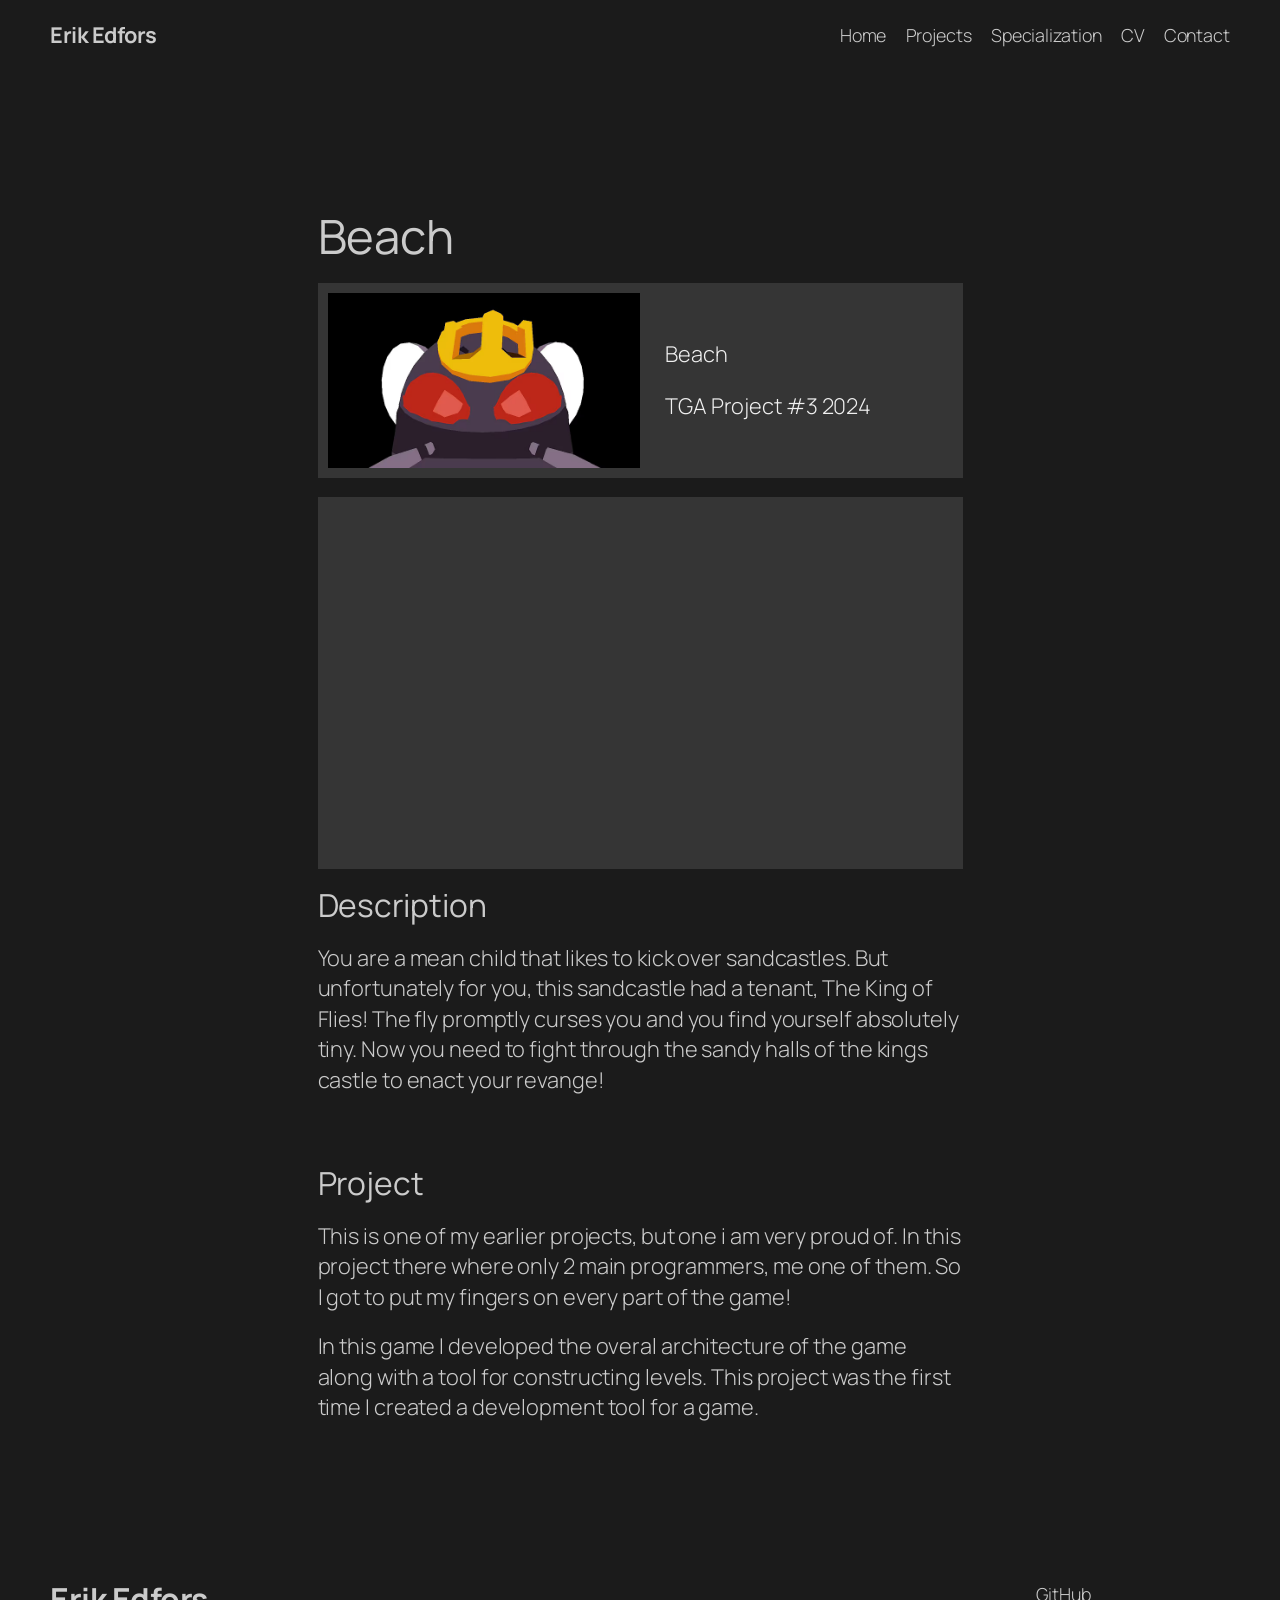
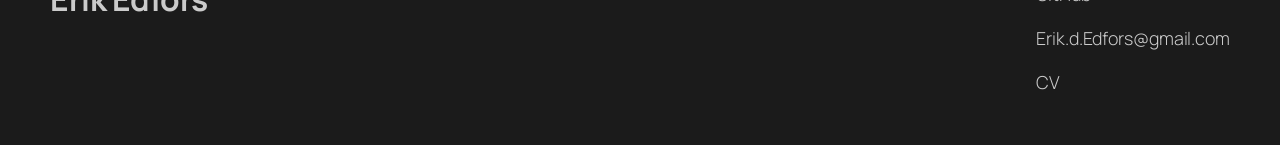
<file: beach/index.html>
<!DOCTYPE html>
<html lang="en-US">
<head><meta charset="UTF-8">
	
	<meta name="viewport" content="width=device-width, initial-scale=1">
<meta name="robots" content="max-image-preview:large">
<title>Beach – Erik Edfors</title>




<style id="wp-img-auto-sizes-contain-inline-css">
img:is([sizes=auto i],[sizes^="auto," i]){contain-intrinsic-size:3000px 1500px}
/*# sourceURL=wp-img-auto-sizes-contain-inline-css */
</style>
<style id="wp-block-site-title-inline-css">
.wp-block-site-title{box-sizing:border-box}.wp-block-site-title :where(a){color:inherit;font-family:inherit;font-size:inherit;font-style:inherit;font-weight:inherit;letter-spacing:inherit;line-height:inherit;text-decoration:inherit}
/*# sourceURL=/wp-includes/blocks/site-title/style.min.css */
</style>
<style id="wp-block-navigation-link-inline-css">
.wp-block-navigation .wp-block-navigation-item__label{overflow-wrap:break-word}.wp-block-navigation .wp-block-navigation-item__description{display:none}.link-ui-tools{outline:1px solid #f0f0f0;padding:8px}.link-ui-block-inserter{padding-top:8px}.link-ui-block-inserter__back{margin-left:8px;text-transform:uppercase}
/*# sourceURL=/wp-includes/blocks/navigation-link/style.min.css */
</style>
<style id="wp-block-navigation-inline-css">
.wp-block-navigation{position:relative}.wp-block-navigation ul{margin-bottom:0;margin-left:0;margin-top:0;padding-left:0}.wp-block-navigation ul,.wp-block-navigation ul li{list-style:none}.wp-block-navigation .wp-block-navigation-item{align-items:center;background-color:inherit;display:flex;position:relative}.wp-block-navigation .wp-block-navigation-item .wp-block-navigation__submenu-container:empty{display:none}.wp-block-navigation .wp-block-navigation-item__content{display:block;z-index:1}.wp-block-navigation .wp-block-navigation-item__content.wp-block-navigation-item__content{color:inherit}.wp-block-navigation.has-text-decoration-underline .wp-block-navigation-item__content,.wp-block-navigation.has-text-decoration-underline .wp-block-navigation-item__content:active,.wp-block-navigation.has-text-decoration-underline .wp-block-navigation-item__content:focus{text-decoration:underline}.wp-block-navigation.has-text-decoration-line-through .wp-block-navigation-item__content,.wp-block-navigation.has-text-decoration-line-through .wp-block-navigation-item__content:active,.wp-block-navigation.has-text-decoration-line-through .wp-block-navigation-item__content:focus{text-decoration:line-through}.wp-block-navigation :where(a),.wp-block-navigation :where(a:active),.wp-block-navigation :where(a:focus){text-decoration:none}.wp-block-navigation .wp-block-navigation__submenu-icon{align-self:center;background-color:inherit;border:none;color:currentColor;display:inline-block;font-size:inherit;height:.6em;line-height:0;margin-left:.25em;padding:0;width:.6em}.wp-block-navigation .wp-block-navigation__submenu-icon svg{stroke:currentColor;display:inline-block;height:inherit;margin-top:.075em;width:inherit}.wp-block-navigation{--navigation-layout-justification-setting:flex-start;--navigation-layout-direction:row;--navigation-layout-wrap:wrap;--navigation-layout-justify:flex-start;--navigation-layout-align:center}.wp-block-navigation.is-vertical{--navigation-layout-direction:column;--navigation-layout-justify:initial;--navigation-layout-align:flex-start}.wp-block-navigation.no-wrap{--navigation-layout-wrap:nowrap}.wp-block-navigation.items-justified-center{--navigation-layout-justification-setting:center;--navigation-layout-justify:center}.wp-block-navigation.items-justified-center.is-vertical{--navigation-layout-align:center}.wp-block-navigation.items-justified-right{--navigation-layout-justification-setting:flex-end;--navigation-layout-justify:flex-end}.wp-block-navigation.items-justified-right.is-vertical{--navigation-layout-align:flex-end}.wp-block-navigation.items-justified-space-between{--navigation-layout-justification-setting:space-between;--navigation-layout-justify:space-between}:where(.wp-block-navigation) ul li{padding:0}.wp-block-navigation .has-child .wp-block-navigation__submenu-container{align-items:normal;background-color:inherit;color:inherit;display:flex;flex-direction:column;opacity:0;position:absolute;z-index:2}@media not (prefers-reduced-motion){.wp-block-navigation .has-child .wp-block-navigation__submenu-container{transition:opacity .1s linear}}.wp-block-navigation .has-child .wp-block-navigation__submenu-container{height:0;overflow:hidden;visibility:hidden;width:0}.wp-block-navigation .has-child .wp-block-navigation__submenu-container>.wp-block-navigation-item>.wp-block-navigation-item__content{display:flex;flex-grow:1;padding:.5em 1em}.wp-block-navigation .has-child .wp-block-navigation__submenu-container>.wp-block-navigation-item>.wp-block-navigation-item__content .wp-block-navigation__submenu-icon{margin-left:auto;margin-right:0}.wp-block-navigation .has-child .wp-block-navigation__submenu-container .wp-block-navigation-item__content{margin:0}.wp-block-navigation .has-child .wp-block-navigation__submenu-container{left:-1px;top:100%}@media (min-width:782px){.wp-block-navigation .has-child .wp-block-navigation__submenu-container .wp-block-navigation__submenu-container{left:100%;top:-1px}.wp-block-navigation .has-child .wp-block-navigation__submenu-container .wp-block-navigation__submenu-container:before{background:transparent;content:"";display:block;height:100%;position:absolute;right:100%;width:.5em}.wp-block-navigation .has-child .wp-block-navigation__submenu-container .wp-block-navigation__submenu-icon{margin-right:.25em}.wp-block-navigation .has-child .wp-block-navigation__submenu-container .wp-block-navigation__submenu-icon svg{transform:rotate(-90deg)}}@media (hover:hover){.wp-block-navigation .has-child:not(.open-on-click):hover>.wp-block-navigation__submenu-container{height:auto;min-width:200px;opacity:1;overflow:visible;visibility:visible;width:auto}}.wp-block-navigation .has-child .wp-block-navigation-submenu__toggle[aria-expanded=true]~.wp-block-navigation__submenu-container,.wp-block-navigation .has-child:not(.open-on-click):not(.open-on-hover-click):focus-within>.wp-block-navigation__submenu-container{height:auto;min-width:200px;opacity:1;overflow:visible;visibility:visible;width:auto}.wp-block-navigation .has-child.open-always{align-items:var(--navigation-layout-align,initial);flex-direction:var(--navigation-layout-direction,initial);flex-wrap:var(--navigation-layout-wrap,wrap);gap:var(--wp--style--block-gap,2em)}.wp-block-navigation .has-child.open-always,.wp-block-navigation .has-child.open-always .wp-block-navigation-item{justify-content:var(--navigation-layout-justify,initial)}.wp-block-navigation .has-child.open-always .wp-block-navigation__submenu-container,.wp-block-navigation .has-child.open-always.wp-block-navigation-submenu{gap:var(--wp--style--block-gap,2em)}.wp-block-navigation .has-child.open-always .wp-block-navigation-item,.wp-block-navigation .has-child.open-always .wp-block-navigation__submenu-container,.wp-block-navigation .has-child.open-always.wp-block-navigation-submenu{padding-bottom:0;padding-top:0}.wp-block-navigation .has-child.open-always .wp-block-navigation__submenu-container{padding-left:var(--wp--style--block-gap,2em);padding-right:var(--wp--style--block-gap,2em)}.wp-block-navigation .has-child.open-always .wp-block-navigation__submenu-container .wp-block-navigation-item__content{padding:0}.wp-block-navigation .has-child.open-always .wp-block-navigation__submenu-container>.wp-block-navigation-item>.wp-block-navigation-item__content,.wp-block-navigation .has-child.open-always>.wp-block-navigation-item__content{flex-grow:0}.wp-block-navigation .has-child.open-always>.wp-block-navigation__submenu-container{background-color:transparent;border:none;color:inherit;flex-basis:100%;height:auto;opacity:1;overflow:visible;position:static;visibility:visible;width:auto}.wp-block-navigation.has-background .has-child .wp-block-navigation__submenu-container{left:0;top:100%}@media (min-width:782px){.wp-block-navigation.has-background .has-child .wp-block-navigation__submenu-container .wp-block-navigation__submenu-container{left:100%;top:0}}.wp-block-navigation-submenu{display:flex;position:relative}.wp-block-navigation-submenu .wp-block-navigation__submenu-icon svg{stroke:currentColor}button.wp-block-navigation-item__content{background-color:transparent;border:none;color:currentColor;font-family:inherit;font-size:inherit;font-style:inherit;font-weight:inherit;letter-spacing:inherit;line-height:inherit;text-align:left;text-transform:inherit}.wp-block-navigation-submenu__toggle{cursor:pointer}.wp-block-navigation-submenu__toggle[aria-expanded=true]+.wp-block-navigation__submenu-icon>svg,.wp-block-navigation-submenu__toggle[aria-expanded=true]>svg{transform:rotate(180deg)}.wp-block-navigation-item.open-on-click .wp-block-navigation-submenu__toggle{padding-left:0;padding-right:.85em}.wp-block-navigation-item.open-on-click .wp-block-navigation-submenu__toggle+.wp-block-navigation__submenu-icon{margin-left:-.6em;pointer-events:none}.wp-block-navigation-item.open-on-click button.wp-block-navigation-item__content:not(.wp-block-navigation-submenu__toggle){padding:0}.wp-block-navigation .wp-block-page-list,.wp-block-navigation__container,.wp-block-navigation__responsive-close,.wp-block-navigation__responsive-container,.wp-block-navigation__responsive-container-content,.wp-block-navigation__responsive-dialog{gap:inherit}:where(.wp-block-navigation.has-background .wp-block-navigation-item a:not(.wp-element-button)),:where(.wp-block-navigation.has-background .wp-block-navigation-submenu a:not(.wp-element-button)){padding:.5em 1em}:where(.wp-block-navigation .wp-block-navigation__submenu-container .wp-block-navigation-item a:not(.wp-element-button)),:where(.wp-block-navigation .wp-block-navigation__submenu-container .wp-block-navigation-submenu a:not(.wp-element-button)),:where(.wp-block-navigation .wp-block-navigation__submenu-container .wp-block-navigation-submenu button.wp-block-navigation-item__content),:where(.wp-block-navigation .wp-block-navigation__submenu-container .wp-block-pages-list__item button.wp-block-navigation-item__content){padding:.5em 1em}.wp-block-navigation.items-justified-right .wp-block-navigation__container .has-child .wp-block-navigation__submenu-container,.wp-block-navigation.items-justified-right .wp-block-page-list>.has-child .wp-block-navigation__submenu-container,.wp-block-navigation.items-justified-space-between .wp-block-page-list>.has-child:last-child .wp-block-navigation__submenu-container,.wp-block-navigation.items-justified-space-between>.wp-block-navigation__container>.has-child:last-child .wp-block-navigation__submenu-container{left:auto;right:0}.wp-block-navigation.items-justified-right .wp-block-navigation__container .has-child .wp-block-navigation__submenu-container .wp-block-navigation__submenu-container,.wp-block-navigation.items-justified-right .wp-block-page-list>.has-child .wp-block-navigation__submenu-container .wp-block-navigation__submenu-container,.wp-block-navigation.items-justified-space-between .wp-block-page-list>.has-child:last-child .wp-block-navigation__submenu-container .wp-block-navigation__submenu-container,.wp-block-navigation.items-justified-space-between>.wp-block-navigation__container>.has-child:last-child .wp-block-navigation__submenu-container .wp-block-navigation__submenu-container{left:-1px;right:-1px}@media (min-width:782px){.wp-block-navigation.items-justified-right .wp-block-navigation__container .has-child .wp-block-navigation__submenu-container .wp-block-navigation__submenu-container,.wp-block-navigation.items-justified-right .wp-block-page-list>.has-child .wp-block-navigation__submenu-container .wp-block-navigation__submenu-container,.wp-block-navigation.items-justified-space-between .wp-block-page-list>.has-child:last-child .wp-block-navigation__submenu-container .wp-block-navigation__submenu-container,.wp-block-navigation.items-justified-space-between>.wp-block-navigation__container>.has-child:last-child .wp-block-navigation__submenu-container .wp-block-navigation__submenu-container{left:auto;right:100%}}.wp-block-navigation:not(.has-background) .wp-block-navigation__submenu-container{background-color:#fff;border:1px solid rgba(0,0,0,.15)}.wp-block-navigation.has-background .wp-block-navigation__submenu-container{background-color:inherit}.wp-block-navigation:not(.has-text-color) .wp-block-navigation__submenu-container{color:#000}.wp-block-navigation__container{align-items:var(--navigation-layout-align,initial);display:flex;flex-direction:var(--navigation-layout-direction,initial);flex-wrap:var(--navigation-layout-wrap,wrap);justify-content:var(--navigation-layout-justify,initial);list-style:none;margin:0;padding-left:0}.wp-block-navigation__container .is-responsive{display:none}.wp-block-navigation__container:only-child,.wp-block-page-list:only-child{flex-grow:1}@keyframes overlay-menu__fade-in-animation{0%{opacity:0;transform:translateY(.5em)}to{opacity:1;transform:translateY(0)}}.wp-block-navigation__responsive-container{bottom:0;display:none;left:0;position:fixed;right:0;top:0}.wp-block-navigation__responsive-container :where(.wp-block-navigation-item a){color:inherit}.wp-block-navigation__responsive-container .wp-block-navigation__responsive-container-content{align-items:var(--navigation-layout-align,initial);display:flex;flex-direction:var(--navigation-layout-direction,initial);flex-wrap:var(--navigation-layout-wrap,wrap);justify-content:var(--navigation-layout-justify,initial)}.wp-block-navigation__responsive-container:not(.is-menu-open.is-menu-open){background-color:inherit!important;color:inherit!important}.wp-block-navigation__responsive-container.is-menu-open{background-color:inherit;display:flex;flex-direction:column}@media not (prefers-reduced-motion){.wp-block-navigation__responsive-container.is-menu-open{animation:overlay-menu__fade-in-animation .1s ease-out;animation-fill-mode:forwards}}.wp-block-navigation__responsive-container.is-menu-open:not(.disable-default-overlay){padding:clamp(1rem,var(--wp--style--root--padding-top),20rem) clamp(1rem,var(--wp--style--root--padding-right),20rem) clamp(1rem,var(--wp--style--root--padding-bottom),20rem) clamp(1rem,var(--wp--style--root--padding-left),20rem)}.wp-block-navigation__responsive-container.is-menu-open{overflow:auto;z-index:100000}.wp-block-navigation__responsive-container.is-menu-open:not(.disable-default-overlay) .wp-block-navigation__responsive-container-content{padding-top:calc(2rem + 24px)}.wp-block-navigation__responsive-container.is-menu-open:where(:not(.disable-default-overlay)) .wp-block-navigation__responsive-container-content{align-items:var(--navigation-layout-justification-setting,inherit);display:flex;flex-direction:column;flex-wrap:nowrap;overflow:visible}.wp-block-navigation__responsive-container.is-menu-open:where(:not(.disable-default-overlay)) .wp-block-navigation__responsive-container-content,.wp-block-navigation__responsive-container.is-menu-open:where(:not(.disable-default-overlay)) .wp-block-navigation__responsive-container-content .wp-block-navigation__container,.wp-block-navigation__responsive-container.is-menu-open:where(:not(.disable-default-overlay)) .wp-block-navigation__responsive-container-content .wp-block-page-list{justify-content:flex-start}.wp-block-navigation__responsive-container.is-menu-open:where(:not(.disable-default-overlay)) .wp-block-navigation__responsive-container-content .wp-block-navigation__submenu-icon{display:none}.wp-block-navigation__responsive-container.is-menu-open:where(:not(.disable-default-overlay)) .wp-block-navigation__responsive-container-content .has-child .wp-block-navigation__submenu-container{border:none;height:auto;min-width:200px;opacity:1;overflow:initial;padding-left:2rem;padding-right:2rem;position:static;visibility:visible;width:auto}.wp-block-navigation__responsive-container.is-menu-open:where(:not(.disable-default-overlay)) .wp-block-navigation__responsive-container-content .wp-block-navigation__container,.wp-block-navigation__responsive-container.is-menu-open:where(:not(.disable-default-overlay)) .wp-block-navigation__responsive-container-content .wp-block-navigation__submenu-container{gap:inherit}.wp-block-navigation__responsive-container.is-menu-open:where(:not(.disable-default-overlay)) .wp-block-navigation__responsive-container-content .wp-block-navigation__submenu-container{padding-top:var(--wp--style--block-gap,2em)}.wp-block-navigation__responsive-container.is-menu-open:where(:not(.disable-default-overlay)) .wp-block-navigation__responsive-container-content .wp-block-navigation-item__content{padding:0}.wp-block-navigation__responsive-container.is-menu-open:where(:not(.disable-default-overlay)) .wp-block-navigation__responsive-container-content .wp-block-navigation-item,.wp-block-navigation__responsive-container.is-menu-open:where(:not(.disable-default-overlay)) .wp-block-navigation__responsive-container-content .wp-block-navigation__container,.wp-block-navigation__responsive-container.is-menu-open:where(:not(.disable-default-overlay)) .wp-block-navigation__responsive-container-content .wp-block-page-list{align-items:var(--navigation-layout-justification-setting,initial);display:flex;flex-direction:column}.wp-block-navigation__responsive-container.is-menu-open:where(:not(.disable-default-overlay)) .wp-block-navigation-item,.wp-block-navigation__responsive-container.is-menu-open:where(:not(.disable-default-overlay)) .wp-block-navigation-item .wp-block-navigation__submenu-container,.wp-block-navigation__responsive-container.is-menu-open:where(:not(.disable-default-overlay)) .wp-block-navigation__container,.wp-block-navigation__responsive-container.is-menu-open:where(:not(.disable-default-overlay)) .wp-block-page-list{background:transparent!important;color:inherit!important}.wp-block-navigation__responsive-container.is-menu-open:where(:not(.disable-default-overlay)) .wp-block-navigation__submenu-container.wp-block-navigation__submenu-container.wp-block-navigation__submenu-container.wp-block-navigation__submenu-container{left:auto;right:auto}.wp-block-navigation__responsive-container.disable-default-overlay .wp-block-navigation__overlay-container{display:none;width:100%}.wp-block-navigation__responsive-container.disable-default-overlay .wp-block-navigation__responsive-close{max-width:none}.wp-block-navigation__responsive-container.disable-default-overlay.is-menu-open .wp-block-navigation__responsive-container-content>:not(.wp-block-navigation__overlay-container){display:none}.wp-block-navigation__responsive-container.disable-default-overlay.is-menu-open .wp-block-navigation__responsive-container-content .wp-block-navigation__overlay-container{display:block}.wp-block-navigation__responsive-container.disable-default-overlay.is-menu-open .wp-block-navigation__responsive-container-content .wp-block-navigation__overlay-container .wp-block-navigation__submenu-container{left:0;right:auto}@media (min-width:600px){.wp-block-navigation__responsive-container:not(.hidden-by-default):not(.is-menu-open){background-color:inherit;display:block;position:relative;width:100%;z-index:auto}.wp-block-navigation__responsive-container:not(.hidden-by-default):not(.is-menu-open) .wp-block-navigation__responsive-container-close{display:none}.wp-block-navigation__responsive-container.is-menu-open .wp-block-navigation__submenu-container.wp-block-navigation__submenu-container.wp-block-navigation__submenu-container.wp-block-navigation__submenu-container{left:0}}.wp-block-navigation:not(.has-background) .wp-block-navigation__responsive-container.is-menu-open:not(.disable-default-overlay){background-color:#fff}.wp-block-navigation:not(.has-text-color) .wp-block-navigation__responsive-container.is-menu-open:not(.disable-default-overlay){color:#000}.wp-block-navigation__toggle_button_label{font-size:1rem;font-weight:700}.wp-block-navigation__responsive-container-close,.wp-block-navigation__responsive-container-open{background:transparent;border:none;color:currentColor;cursor:pointer;margin:0;padding:0;text-transform:inherit;vertical-align:middle}.wp-block-navigation__responsive-container-close svg,.wp-block-navigation__responsive-container-open svg{fill:currentColor;display:block;height:24px;pointer-events:none;width:24px}.wp-block-navigation__responsive-container-open{display:flex}.wp-block-navigation__responsive-container-open.wp-block-navigation__responsive-container-open.wp-block-navigation__responsive-container-open{font-family:inherit;font-size:inherit;font-weight:inherit}@media (min-width:600px){.wp-block-navigation__responsive-container-open:not(.always-shown){display:none}}.wp-block-navigation__responsive-container-close{position:absolute;right:0;top:0;z-index:2}.wp-block-navigation__responsive-container-close.wp-block-navigation__responsive-container-close.wp-block-navigation__responsive-container-close{font-family:inherit;font-size:inherit;font-weight:inherit}.disable-default-overlay .wp-block-navigation__responsive-container-close{right:clamp(1rem,var(--wp--style--root--padding-left),20rem);top:clamp(1rem,var(--wp--style--root--padding-left),20rem)}.wp-block-navigation__responsive-close{width:100%}.has-modal-open .wp-block-navigation__responsive-close{margin-left:auto;margin-right:auto;max-width:var(--wp--style--global--wide-size,100%)}.wp-block-navigation__responsive-close:focus{outline:none}.is-menu-open .wp-block-navigation__responsive-close,.is-menu-open .wp-block-navigation__responsive-container-content,.is-menu-open .wp-block-navigation__responsive-dialog{box-sizing:border-box}.wp-block-navigation__responsive-dialog{position:relative}.has-modal-open .admin-bar .is-menu-open:where(:not(.disable-default-overlay)) .wp-block-navigation__responsive-dialog{margin-top:46px}@media (min-width:782px){.has-modal-open .admin-bar .is-menu-open:where(:not(.disable-default-overlay)) .wp-block-navigation__responsive-dialog{margin-top:32px}}html.has-modal-open{overflow:hidden}
/*# sourceURL=/wp-includes/blocks/navigation/style.min.css */
</style>
<style id="wp-block-group-inline-css">
.wp-block-group{box-sizing:border-box}:where(.wp-block-group.wp-block-group-is-layout-constrained){position:relative}
/*# sourceURL=/wp-includes/blocks/group/style.min.css */
</style>
<style id="wp-block-post-title-inline-css">
.wp-block-post-title{box-sizing:border-box;word-break:break-word}.wp-block-post-title :where(a){display:inline-block;font-family:inherit;font-size:inherit;font-style:inherit;font-weight:inherit;letter-spacing:inherit;line-height:inherit;text-decoration:inherit}
/*# sourceURL=/wp-includes/blocks/post-title/style.min.css */
</style>
<style id="wp-block-paragraph-inline-css">
.is-small-text{font-size:.875em}.is-regular-text{font-size:1em}.is-large-text{font-size:2.25em}.is-larger-text{font-size:3em}.has-drop-cap:not(:focus):first-letter{float:left;font-size:8.4em;font-style:normal;font-weight:100;line-height:.68;margin:.05em .1em 0 0;text-transform:uppercase}body.rtl .has-drop-cap:not(:focus):first-letter{float:none;margin-left:.1em}p.has-drop-cap.has-background{overflow:hidden}:root :where(p.has-background){padding:1.25em 2.375em}:where(p.has-text-color:not(.has-link-color)) a{color:inherit}p.has-text-align-left[style*="writing-mode:vertical-lr"],p.has-text-align-right[style*="writing-mode:vertical-rl"]{rotate:180deg}
/*# sourceURL=/wp-includes/blocks/paragraph/style.min.css */
</style>
<style id="wp-block-media-text-inline-css">
.wp-block-media-text{box-sizing:border-box;direction:ltr;display:grid;grid-template-columns:50% 1fr;grid-template-rows:auto}.wp-block-media-text.has-media-on-the-right{grid-template-columns:1fr 50%}.wp-block-media-text.is-vertically-aligned-top>.wp-block-media-text__content,.wp-block-media-text.is-vertically-aligned-top>.wp-block-media-text__media{align-self:start}.wp-block-media-text.is-vertically-aligned-center>.wp-block-media-text__content,.wp-block-media-text.is-vertically-aligned-center>.wp-block-media-text__media,.wp-block-media-text>.wp-block-media-text__content,.wp-block-media-text>.wp-block-media-text__media{align-self:center}.wp-block-media-text.is-vertically-aligned-bottom>.wp-block-media-text__content,.wp-block-media-text.is-vertically-aligned-bottom>.wp-block-media-text__media{align-self:end}.wp-block-media-text>.wp-block-media-text__media{grid-column:1;grid-row:1;margin:0}.wp-block-media-text>.wp-block-media-text__content{direction:ltr;grid-column:2;grid-row:1;padding:0 8%;word-break:break-word}.wp-block-media-text.has-media-on-the-right>.wp-block-media-text__media{grid-column:2;grid-row:1}.wp-block-media-text.has-media-on-the-right>.wp-block-media-text__content{grid-column:1;grid-row:1}.wp-block-media-text__media a{display:block}.wp-block-media-text__media img,.wp-block-media-text__media video{height:auto;max-width:unset;vertical-align:middle;width:100%}.wp-block-media-text.is-image-fill>.wp-block-media-text__media{background-size:cover;height:100%;min-height:250px}.wp-block-media-text.is-image-fill>.wp-block-media-text__media>a{display:block;height:100%}.wp-block-media-text.is-image-fill>.wp-block-media-text__media img{clip:rect(0,0,0,0);border:0;height:1px;margin:-1px;overflow:hidden;padding:0;position:absolute;width:1px}.wp-block-media-text.is-image-fill-element>.wp-block-media-text__media{height:100%;min-height:250px;position:relative}.wp-block-media-text.is-image-fill-element>.wp-block-media-text__media>a{display:block;height:100%}.wp-block-media-text.is-image-fill-element>.wp-block-media-text__media img{height:100%;-o-object-fit:cover;object-fit:cover;position:absolute;width:100%}@media (max-width:600px){.wp-block-media-text.is-stacked-on-mobile{grid-template-columns:100%!important}.wp-block-media-text.is-stacked-on-mobile>.wp-block-media-text__media{grid-column:1;grid-row:1}.wp-block-media-text.is-stacked-on-mobile>.wp-block-media-text__content{grid-column:1;grid-row:2}}
/*# sourceURL=/wp-includes/blocks/media-text/style.min.css */
</style>
<style id="wp-block-embed-inline-css">
.wp-block-embed.alignleft,.wp-block-embed.alignright,.wp-block[data-align=left]>[data-type="core/embed"],.wp-block[data-align=right]>[data-type="core/embed"]{max-width:360px;width:100%}.wp-block-embed.alignleft .wp-block-embed__wrapper,.wp-block-embed.alignright .wp-block-embed__wrapper,.wp-block[data-align=left]>[data-type="core/embed"] .wp-block-embed__wrapper,.wp-block[data-align=right]>[data-type="core/embed"] .wp-block-embed__wrapper{min-width:280px}.wp-block-cover .wp-block-embed{min-height:240px;min-width:320px}.wp-block-group.is-layout-flex .wp-block-embed{flex:1 1 0%;min-width:0}.wp-block-embed{overflow-wrap:break-word}.wp-block-embed :where(figcaption){margin-bottom:1em;margin-top:.5em}.wp-block-embed iframe{max-width:100%}.wp-block-embed__wrapper{position:relative}.wp-embed-responsive .wp-has-aspect-ratio .wp-block-embed__wrapper:before{content:"";display:block;padding-top:50%}.wp-embed-responsive .wp-has-aspect-ratio iframe{bottom:0;height:100%;left:0;position:absolute;right:0;top:0;width:100%}.wp-embed-responsive .wp-embed-aspect-21-9 .wp-block-embed__wrapper:before{padding-top:42.85%}.wp-embed-responsive .wp-embed-aspect-18-9 .wp-block-embed__wrapper:before{padding-top:50%}.wp-embed-responsive .wp-embed-aspect-16-9 .wp-block-embed__wrapper:before{padding-top:56.25%}.wp-embed-responsive .wp-embed-aspect-4-3 .wp-block-embed__wrapper:before{padding-top:75%}.wp-embed-responsive .wp-embed-aspect-1-1 .wp-block-embed__wrapper:before{padding-top:100%}.wp-embed-responsive .wp-embed-aspect-9-16 .wp-block-embed__wrapper:before{padding-top:177.77%}.wp-embed-responsive .wp-embed-aspect-1-2 .wp-block-embed__wrapper:before{padding-top:200%}
/*# sourceURL=/wp-includes/blocks/embed/style.min.css */
</style>
<style id="wp-block-heading-inline-css">
h1:where(.wp-block-heading).has-background,h2:where(.wp-block-heading).has-background,h3:where(.wp-block-heading).has-background,h4:where(.wp-block-heading).has-background,h5:where(.wp-block-heading).has-background,h6:where(.wp-block-heading).has-background{padding:1.25em 2.375em}h1.has-text-align-left[style*=writing-mode]:where([style*=vertical-lr]),h1.has-text-align-right[style*=writing-mode]:where([style*=vertical-rl]),h2.has-text-align-left[style*=writing-mode]:where([style*=vertical-lr]),h2.has-text-align-right[style*=writing-mode]:where([style*=vertical-rl]),h3.has-text-align-left[style*=writing-mode]:where([style*=vertical-lr]),h3.has-text-align-right[style*=writing-mode]:where([style*=vertical-rl]),h4.has-text-align-left[style*=writing-mode]:where([style*=vertical-lr]),h4.has-text-align-right[style*=writing-mode]:where([style*=vertical-rl]),h5.has-text-align-left[style*=writing-mode]:where([style*=vertical-lr]),h5.has-text-align-right[style*=writing-mode]:where([style*=vertical-rl]),h6.has-text-align-left[style*=writing-mode]:where([style*=vertical-lr]),h6.has-text-align-right[style*=writing-mode]:where([style*=vertical-rl]){rotate:180deg}
/*# sourceURL=/wp-includes/blocks/heading/style.min.css */
</style>
<style id="wp-block-spacer-inline-css">
.wp-block-spacer{clear:both}
/*# sourceURL=/wp-includes/blocks/spacer/style.min.css */
</style>
<style id="wp-block-post-content-inline-css">
.wp-block-post-content{display:flow-root}
/*# sourceURL=/wp-includes/blocks/post-content/style.min.css */
</style>
<style id="wp-block-columns-inline-css">
.wp-block-columns{box-sizing:border-box;display:flex;flex-wrap:wrap!important}@media (min-width:782px){.wp-block-columns{flex-wrap:nowrap!important}}.wp-block-columns{align-items:normal!important}.wp-block-columns.are-vertically-aligned-top{align-items:flex-start}.wp-block-columns.are-vertically-aligned-center{align-items:center}.wp-block-columns.are-vertically-aligned-bottom{align-items:flex-end}@media (max-width:781px){.wp-block-columns:not(.is-not-stacked-on-mobile)>.wp-block-column{flex-basis:100%!important}}@media (min-width:782px){.wp-block-columns:not(.is-not-stacked-on-mobile)>.wp-block-column{flex-basis:0;flex-grow:1}.wp-block-columns:not(.is-not-stacked-on-mobile)>.wp-block-column[style*=flex-basis]{flex-grow:0}}.wp-block-columns.is-not-stacked-on-mobile{flex-wrap:nowrap!important}.wp-block-columns.is-not-stacked-on-mobile>.wp-block-column{flex-basis:0;flex-grow:1}.wp-block-columns.is-not-stacked-on-mobile>.wp-block-column[style*=flex-basis]{flex-grow:0}:where(.wp-block-columns){margin-bottom:1.75em}:where(.wp-block-columns.has-background){padding:1.25em 2.375em}.wp-block-column{flex-grow:1;min-width:0;overflow-wrap:break-word;word-break:break-word}.wp-block-column.is-vertically-aligned-top{align-self:flex-start}.wp-block-column.is-vertically-aligned-center{align-self:center}.wp-block-column.is-vertically-aligned-bottom{align-self:flex-end}.wp-block-column.is-vertically-aligned-stretch{align-self:stretch}.wp-block-column.is-vertically-aligned-bottom,.wp-block-column.is-vertically-aligned-center,.wp-block-column.is-vertically-aligned-top{width:100%}
/*# sourceURL=/wp-includes/blocks/columns/style.min.css */
</style>
<style id="wp-block-library-inline-css">
:root{--wp-block-synced-color:#7a00df;--wp-block-synced-color--rgb:122,0,223;--wp-bound-block-color:var(--wp-block-synced-color);--wp-editor-canvas-background:#ddd;--wp-admin-theme-color:#007cba;--wp-admin-theme-color--rgb:0,124,186;--wp-admin-theme-color-darker-10:#006ba1;--wp-admin-theme-color-darker-10--rgb:0,107,160.5;--wp-admin-theme-color-darker-20:#005a87;--wp-admin-theme-color-darker-20--rgb:0,90,135;--wp-admin-border-width-focus:2px}@media (min-resolution:192dpi){:root{--wp-admin-border-width-focus:1.5px}}.wp-element-button{cursor:pointer}:root .has-very-light-gray-background-color{background-color:#eee}:root .has-very-dark-gray-background-color{background-color:#313131}:root .has-very-light-gray-color{color:#eee}:root .has-very-dark-gray-color{color:#313131}:root .has-vivid-green-cyan-to-vivid-cyan-blue-gradient-background{background:linear-gradient(135deg,#00d084,#0693e3)}:root .has-purple-crush-gradient-background{background:linear-gradient(135deg,#34e2e4,#4721fb 50%,#ab1dfe)}:root .has-hazy-dawn-gradient-background{background:linear-gradient(135deg,#faaca8,#dad0ec)}:root .has-subdued-olive-gradient-background{background:linear-gradient(135deg,#fafae1,#67a671)}:root .has-atomic-cream-gradient-background{background:linear-gradient(135deg,#fdd79a,#004a59)}:root .has-nightshade-gradient-background{background:linear-gradient(135deg,#330968,#31cdcf)}:root .has-midnight-gradient-background{background:linear-gradient(135deg,#020381,#2874fc)}:root{--wp--preset--font-size--normal:16px;--wp--preset--font-size--huge:42px}.has-regular-font-size{font-size:1em}.has-larger-font-size{font-size:2.625em}.has-normal-font-size{font-size:var(--wp--preset--font-size--normal)}.has-huge-font-size{font-size:var(--wp--preset--font-size--huge)}:root .has-text-align-center{text-align:center}:root .has-text-align-left{text-align:left}:root .has-text-align-right{text-align:right}.has-fit-text{white-space:nowrap!important}#end-resizable-editor-section{display:none}.aligncenter{clear:both}.items-justified-left{justify-content:flex-start}.items-justified-center{justify-content:center}.items-justified-right{justify-content:flex-end}.items-justified-space-between{justify-content:space-between}.screen-reader-text{word-wrap:normal!important;border:0;clip-path:inset(50%);height:1px;margin:-1px;overflow:hidden;padding:0;position:absolute;width:1px;word-break:normal!important}.screen-reader-text:focus{background-color:#ddd;clip-path:none;color:#444;display:block;font-size:1em;height:auto;left:5px;line-height:normal;padding:15px 23px 14px;text-decoration:none;top:5px;width:auto;z-index:100000}html :where(.has-border-color){border-style:solid}html :where([style^=border-color],[style*=";border-color"],[style*="; border-color"]){border-style:solid}html :where([style^=border-top-color],[style*=";border-top-color"],[style*="; border-top-color"]){border-top-style:solid}html :where([style^=border-right-color],[style*=";border-right-color"],[style*="; border-right-color"]){border-right-style:solid}html :where([style^=border-bottom-color],[style*=";border-bottom-color"],[style*="; border-bottom-color"]){border-bottom-style:solid}html :where([style^=border-left-color],[style*=";border-left-color"],[style*="; border-left-color"]){border-left-style:solid}html :where([style^=border-width],[style*=";border-width"],[style*="; border-width"]){border-style:solid}html :where([style^=border-top-width],[style*=";border-top-width"],[style*="; border-top-width"]){border-top-style:solid}html :where([style^=border-right-width],[style*=";border-right-width"],[style*="; border-right-width"]){border-right-style:solid}html :where([style^=border-bottom-width],[style*=";border-bottom-width"],[style*="; border-bottom-width"]){border-bottom-style:solid}html :where([style^=border-left-width],[style*=";border-left-width"],[style*="; border-left-width"]){border-left-style:solid}html :where(img[class*=wp-image-]){height:auto;max-width:100%}:where(figure){margin:0 0 1em}html :where(.is-position-sticky){--wp-admin--admin-bar--position-offset:var(--wp-admin--admin-bar--height,0px)}@media screen and (max-width:600px){html :where(.is-position-sticky){--wp-admin--admin-bar--position-offset:0px}}
/*# sourceURL=/wp-includes/css/dist/block-library/common.min.css */
</style>
<style id="global-styles-inline-css">
:root{--wp--preset--aspect-ratio--square: 1;--wp--preset--aspect-ratio--4-3: 4/3;--wp--preset--aspect-ratio--3-4: 3/4;--wp--preset--aspect-ratio--3-2: 3/2;--wp--preset--aspect-ratio--2-3: 2/3;--wp--preset--aspect-ratio--16-9: 16/9;--wp--preset--aspect-ratio--9-16: 9/16;--wp--preset--color--black: #000000;--wp--preset--color--cyan-bluish-gray: #abb8c3;--wp--preset--color--white: #ffffff;--wp--preset--color--pale-pink: #f78da7;--wp--preset--color--vivid-red: #cf2e2e;--wp--preset--color--luminous-vivid-orange: #ff6900;--wp--preset--color--luminous-vivid-amber: #fcb900;--wp--preset--color--light-green-cyan: #7bdcb5;--wp--preset--color--vivid-green-cyan: #00d084;--wp--preset--color--pale-cyan-blue: #8ed1fc;--wp--preset--color--vivid-cyan-blue: #0693e3;--wp--preset--color--vivid-purple: #9b51e0;--wp--preset--color--base: #1B1B1B;--wp--preset--color--contrast: #F0F0F0;--wp--preset--color--accent-1: #786D0A;--wp--preset--color--accent-2: #442369;--wp--preset--color--accent-3: #D1D0EA;--wp--preset--color--accent-4: #CBCBCB;--wp--preset--color--accent-5: #353535;--wp--preset--color--accent-6: #FFFFFF33;--wp--preset--gradient--vivid-cyan-blue-to-vivid-purple: linear-gradient(135deg,rgb(6,147,227) 0%,rgb(155,81,224) 100%);--wp--preset--gradient--light-green-cyan-to-vivid-green-cyan: linear-gradient(135deg,rgb(122,220,180) 0%,rgb(0,208,130) 100%);--wp--preset--gradient--luminous-vivid-amber-to-luminous-vivid-orange: linear-gradient(135deg,rgb(252,185,0) 0%,rgb(255,105,0) 100%);--wp--preset--gradient--luminous-vivid-orange-to-vivid-red: linear-gradient(135deg,rgb(255,105,0) 0%,rgb(207,46,46) 100%);--wp--preset--gradient--very-light-gray-to-cyan-bluish-gray: linear-gradient(135deg,rgb(238,238,238) 0%,rgb(169,184,195) 100%);--wp--preset--gradient--cool-to-warm-spectrum: linear-gradient(135deg,rgb(74,234,220) 0%,rgb(151,120,209) 20%,rgb(207,42,186) 40%,rgb(238,44,130) 60%,rgb(251,105,98) 80%,rgb(254,248,76) 100%);--wp--preset--gradient--blush-light-purple: linear-gradient(135deg,rgb(255,206,236) 0%,rgb(152,150,240) 100%);--wp--preset--gradient--blush-bordeaux: linear-gradient(135deg,rgb(254,205,165) 0%,rgb(254,45,45) 50%,rgb(107,0,62) 100%);--wp--preset--gradient--luminous-dusk: linear-gradient(135deg,rgb(255,203,112) 0%,rgb(199,81,192) 50%,rgb(65,88,208) 100%);--wp--preset--gradient--pale-ocean: linear-gradient(135deg,rgb(255,245,203) 0%,rgb(182,227,212) 50%,rgb(51,167,181) 100%);--wp--preset--gradient--electric-grass: linear-gradient(135deg,rgb(202,248,128) 0%,rgb(113,206,126) 100%);--wp--preset--gradient--midnight: linear-gradient(135deg,rgb(2,3,129) 0%,rgb(40,116,252) 100%);--wp--preset--font-size--small: 0.875rem;--wp--preset--font-size--medium: clamp(1rem, 1rem + ((1vw - 0.2rem) * 0.196), 1.125rem);--wp--preset--font-size--large: clamp(1.125rem, 1.125rem + ((1vw - 0.2rem) * 0.392), 1.375rem);--wp--preset--font-size--x-large: clamp(1.75rem, 1.75rem + ((1vw - 0.2rem) * 0.392), 2rem);--wp--preset--font-size--xx-large: clamp(2.15rem, 2.15rem + ((1vw - 0.2rem) * 1.333), 3rem);--wp--preset--font-family--manrope: Manrope, sans-serif;--wp--preset--font-family--fira-code: "Fira Code", monospace;--wp--preset--spacing--20: 10px;--wp--preset--spacing--30: 20px;--wp--preset--spacing--40: 30px;--wp--preset--spacing--50: clamp(30px, 5vw, 50px);--wp--preset--spacing--60: clamp(30px, 7vw, 70px);--wp--preset--spacing--70: clamp(50px, 7vw, 90px);--wp--preset--spacing--80: clamp(70px, 10vw, 140px);--wp--preset--shadow--natural: 6px 6px 9px rgba(0, 0, 0, 0.2);--wp--preset--shadow--deep: 12px 12px 50px rgba(0, 0, 0, 0.4);--wp--preset--shadow--sharp: 6px 6px 0px rgba(0, 0, 0, 0.2);--wp--preset--shadow--outlined: 6px 6px 0px -3px rgb(255, 255, 255), 6px 6px rgb(0, 0, 0);--wp--preset--shadow--crisp: 6px 6px 0px rgb(0, 0, 0);}.wp-block-button{--wp--preset--dimension--25: 25%;--wp--preset--dimension--50: 50%;--wp--preset--dimension--75: 75%;--wp--preset--dimension--100: 100%;}:root { --wp--style--global--content-size: 645px;--wp--style--global--wide-size: 1340px; }:where(body) { margin: 0; }.wp-site-blocks { padding-top: var(--wp--style--root--padding-top); padding-bottom: var(--wp--style--root--padding-bottom); }.has-global-padding { padding-right: var(--wp--style--root--padding-right); padding-left: var(--wp--style--root--padding-left); }.has-global-padding > .alignfull { margin-right: calc(var(--wp--style--root--padding-right) * -1); margin-left: calc(var(--wp--style--root--padding-left) * -1); }.has-global-padding :where(:not(.alignfull.is-layout-flow) > .has-global-padding:not(.wp-block-block, .alignfull)) { padding-right: 0; padding-left: 0; }.has-global-padding :where(:not(.alignfull.is-layout-flow) > .has-global-padding:not(.wp-block-block, .alignfull)) > .alignfull { margin-left: 0; margin-right: 0; }.wp-site-blocks > .alignleft { float: left; margin-right: 2em; }.wp-site-blocks > .alignright { float: right; margin-left: 2em; }.wp-site-blocks > .aligncenter { justify-content: center; margin-left: auto; margin-right: auto; }:where(.wp-site-blocks) > * { margin-block-start: 1.2rem; margin-block-end: 0; }:where(.wp-site-blocks) > :first-child { margin-block-start: 0; }:where(.wp-site-blocks) > :last-child { margin-block-end: 0; }:root { --wp--style--block-gap: 1.2rem; }:root :where(.is-layout-flow) > :first-child{margin-block-start: 0;}:root :where(.is-layout-flow) > :last-child{margin-block-end: 0;}:root :where(.is-layout-flow) > *{margin-block-start: 1.2rem;margin-block-end: 0;}:root :where(.is-layout-constrained) > :first-child{margin-block-start: 0;}:root :where(.is-layout-constrained) > :last-child{margin-block-end: 0;}:root :where(.is-layout-constrained) > *{margin-block-start: 1.2rem;margin-block-end: 0;}:root :where(.is-layout-flex){gap: 1.2rem;}:root :where(.is-layout-grid){gap: 1.2rem;}.is-layout-flow > .alignleft{float: left;margin-inline-start: 0;margin-inline-end: 2em;}.is-layout-flow > .alignright{float: right;margin-inline-start: 2em;margin-inline-end: 0;}.is-layout-flow > .aligncenter{margin-left: auto !important;margin-right: auto !important;}.is-layout-constrained > .alignleft{float: left;margin-inline-start: 0;margin-inline-end: 2em;}.is-layout-constrained > .alignright{float: right;margin-inline-start: 2em;margin-inline-end: 0;}.is-layout-constrained > .aligncenter{margin-left: auto !important;margin-right: auto !important;}.is-layout-constrained > :where(:not(.alignleft):not(.alignright):not(.alignfull)){max-width: var(--wp--style--global--content-size);margin-left: auto !important;margin-right: auto !important;}.is-layout-constrained > .alignwide{max-width: var(--wp--style--global--wide-size);}body .is-layout-flex{display: flex;}.is-layout-flex{flex-wrap: wrap;align-items: center;}.is-layout-flex > :is(*, div){margin: 0;}body .is-layout-grid{display: grid;}.is-layout-grid > :is(*, div){margin: 0;}body{background-color: var(--wp--preset--color--base);color: var(--wp--preset--color--accent-4);font-family: var(--wp--preset--font-family--manrope);font-size: var(--wp--preset--font-size--large);font-weight: 300;letter-spacing: -0.1px;line-height: 1.4;--wp--style--root--padding-top: 0px;--wp--style--root--padding-right: var(--wp--preset--spacing--50);--wp--style--root--padding-bottom: 0px;--wp--style--root--padding-left: var(--wp--preset--spacing--50);}a:where(:not(.wp-element-button)){color: currentColor;}:root :where(a:where(:not(.wp-element-button)):hover){text-decoration: none;}h1, h2, h3, h4, h5, h6{font-weight: 400;letter-spacing: -0.1px;line-height: 1.125;}h1{font-size: var(--wp--preset--font-size--xx-large);}h2{font-size: var(--wp--preset--font-size--x-large);}h3{font-size: var(--wp--preset--font-size--large);}h4{font-size: var(--wp--preset--font-size--medium);}h5{font-size: var(--wp--preset--font-size--small);letter-spacing: 0.5px;}h6{font-size: var(--wp--preset--font-size--small);font-weight: 700;letter-spacing: 1.4px;text-transform: uppercase;}:root :where(.wp-element-button, .wp-block-button__link){background-color: var(--wp--preset--color--contrast);border-width: 0;color: var(--wp--preset--color--base);font-family: inherit;font-size: var(--wp--preset--font-size--medium);font-style: inherit;font-weight: inherit;letter-spacing: inherit;line-height: inherit;padding-top: 1rem;padding-right: 2.25rem;padding-bottom: 1rem;padding-left: 2.25rem;text-decoration: none;text-transform: inherit;}:root :where(.wp-element-button:hover, .wp-block-button__link:hover){background-color: color-mix(in srgb, var(--wp--preset--color--contrast) 85%, transparent);border-color: transparent;color: var(--wp--preset--color--base);}:root :where(.wp-element-button:focus, .wp-block-button__link:focus){outline-color: var(--wp--preset--color--accent-4);outline-offset: 2px;}:root :where(.wp-element-caption, .wp-block-audio figcaption, .wp-block-embed figcaption, .wp-block-gallery figcaption, .wp-block-image figcaption, .wp-block-table figcaption, .wp-block-video figcaption){font-size: var(--wp--preset--font-size--small);line-height: 1.4;}.has-black-color{color: var(--wp--preset--color--black) !important;}.has-cyan-bluish-gray-color{color: var(--wp--preset--color--cyan-bluish-gray) !important;}.has-white-color{color: var(--wp--preset--color--white) !important;}.has-pale-pink-color{color: var(--wp--preset--color--pale-pink) !important;}.has-vivid-red-color{color: var(--wp--preset--color--vivid-red) !important;}.has-luminous-vivid-orange-color{color: var(--wp--preset--color--luminous-vivid-orange) !important;}.has-luminous-vivid-amber-color{color: var(--wp--preset--color--luminous-vivid-amber) !important;}.has-light-green-cyan-color{color: var(--wp--preset--color--light-green-cyan) !important;}.has-vivid-green-cyan-color{color: var(--wp--preset--color--vivid-green-cyan) !important;}.has-pale-cyan-blue-color{color: var(--wp--preset--color--pale-cyan-blue) !important;}.has-vivid-cyan-blue-color{color: var(--wp--preset--color--vivid-cyan-blue) !important;}.has-vivid-purple-color{color: var(--wp--preset--color--vivid-purple) !important;}.has-base-color{color: var(--wp--preset--color--base) !important;}.has-contrast-color{color: var(--wp--preset--color--contrast) !important;}.has-accent-1-color{color: var(--wp--preset--color--accent-1) !important;}.has-accent-2-color{color: var(--wp--preset--color--accent-2) !important;}.has-accent-3-color{color: var(--wp--preset--color--accent-3) !important;}.has-accent-4-color{color: var(--wp--preset--color--accent-4) !important;}.has-accent-5-color{color: var(--wp--preset--color--accent-5) !important;}.has-accent-6-color{color: var(--wp--preset--color--accent-6) !important;}.has-black-background-color{background-color: var(--wp--preset--color--black) !important;}.has-cyan-bluish-gray-background-color{background-color: var(--wp--preset--color--cyan-bluish-gray) !important;}.has-white-background-color{background-color: var(--wp--preset--color--white) !important;}.has-pale-pink-background-color{background-color: var(--wp--preset--color--pale-pink) !important;}.has-vivid-red-background-color{background-color: var(--wp--preset--color--vivid-red) !important;}.has-luminous-vivid-orange-background-color{background-color: var(--wp--preset--color--luminous-vivid-orange) !important;}.has-luminous-vivid-amber-background-color{background-color: var(--wp--preset--color--luminous-vivid-amber) !important;}.has-light-green-cyan-background-color{background-color: var(--wp--preset--color--light-green-cyan) !important;}.has-vivid-green-cyan-background-color{background-color: var(--wp--preset--color--vivid-green-cyan) !important;}.has-pale-cyan-blue-background-color{background-color: var(--wp--preset--color--pale-cyan-blue) !important;}.has-vivid-cyan-blue-background-color{background-color: var(--wp--preset--color--vivid-cyan-blue) !important;}.has-vivid-purple-background-color{background-color: var(--wp--preset--color--vivid-purple) !important;}.has-base-background-color{background-color: var(--wp--preset--color--base) !important;}.has-contrast-background-color{background-color: var(--wp--preset--color--contrast) !important;}.has-accent-1-background-color{background-color: var(--wp--preset--color--accent-1) !important;}.has-accent-2-background-color{background-color: var(--wp--preset--color--accent-2) !important;}.has-accent-3-background-color{background-color: var(--wp--preset--color--accent-3) !important;}.has-accent-4-background-color{background-color: var(--wp--preset--color--accent-4) !important;}.has-accent-5-background-color{background-color: var(--wp--preset--color--accent-5) !important;}.has-accent-6-background-color{background-color: var(--wp--preset--color--accent-6) !important;}.has-black-border-color{border-color: var(--wp--preset--color--black) !important;}.has-cyan-bluish-gray-border-color{border-color: var(--wp--preset--color--cyan-bluish-gray) !important;}.has-white-border-color{border-color: var(--wp--preset--color--white) !important;}.has-pale-pink-border-color{border-color: var(--wp--preset--color--pale-pink) !important;}.has-vivid-red-border-color{border-color: var(--wp--preset--color--vivid-red) !important;}.has-luminous-vivid-orange-border-color{border-color: var(--wp--preset--color--luminous-vivid-orange) !important;}.has-luminous-vivid-amber-border-color{border-color: var(--wp--preset--color--luminous-vivid-amber) !important;}.has-light-green-cyan-border-color{border-color: var(--wp--preset--color--light-green-cyan) !important;}.has-vivid-green-cyan-border-color{border-color: var(--wp--preset--color--vivid-green-cyan) !important;}.has-pale-cyan-blue-border-color{border-color: var(--wp--preset--color--pale-cyan-blue) !important;}.has-vivid-cyan-blue-border-color{border-color: var(--wp--preset--color--vivid-cyan-blue) !important;}.has-vivid-purple-border-color{border-color: var(--wp--preset--color--vivid-purple) !important;}.has-base-border-color{border-color: var(--wp--preset--color--base) !important;}.has-contrast-border-color{border-color: var(--wp--preset--color--contrast) !important;}.has-accent-1-border-color{border-color: var(--wp--preset--color--accent-1) !important;}.has-accent-2-border-color{border-color: var(--wp--preset--color--accent-2) !important;}.has-accent-3-border-color{border-color: var(--wp--preset--color--accent-3) !important;}.has-accent-4-border-color{border-color: var(--wp--preset--color--accent-4) !important;}.has-accent-5-border-color{border-color: var(--wp--preset--color--accent-5) !important;}.has-accent-6-border-color{border-color: var(--wp--preset--color--accent-6) !important;}.has-vivid-cyan-blue-to-vivid-purple-gradient-background{background: var(--wp--preset--gradient--vivid-cyan-blue-to-vivid-purple) !important;}.has-light-green-cyan-to-vivid-green-cyan-gradient-background{background: var(--wp--preset--gradient--light-green-cyan-to-vivid-green-cyan) !important;}.has-luminous-vivid-amber-to-luminous-vivid-orange-gradient-background{background: var(--wp--preset--gradient--luminous-vivid-amber-to-luminous-vivid-orange) !important;}.has-luminous-vivid-orange-to-vivid-red-gradient-background{background: var(--wp--preset--gradient--luminous-vivid-orange-to-vivid-red) !important;}.has-very-light-gray-to-cyan-bluish-gray-gradient-background{background: var(--wp--preset--gradient--very-light-gray-to-cyan-bluish-gray) !important;}.has-cool-to-warm-spectrum-gradient-background{background: var(--wp--preset--gradient--cool-to-warm-spectrum) !important;}.has-blush-light-purple-gradient-background{background: var(--wp--preset--gradient--blush-light-purple) !important;}.has-blush-bordeaux-gradient-background{background: var(--wp--preset--gradient--blush-bordeaux) !important;}.has-luminous-dusk-gradient-background{background: var(--wp--preset--gradient--luminous-dusk) !important;}.has-pale-ocean-gradient-background{background: var(--wp--preset--gradient--pale-ocean) !important;}.has-electric-grass-gradient-background{background: var(--wp--preset--gradient--electric-grass) !important;}.has-midnight-gradient-background{background: var(--wp--preset--gradient--midnight) !important;}.has-small-font-size{font-size: var(--wp--preset--font-size--small) !important;}.has-medium-font-size{font-size: var(--wp--preset--font-size--medium) !important;}.has-large-font-size{font-size: var(--wp--preset--font-size--large) !important;}.has-x-large-font-size{font-size: var(--wp--preset--font-size--x-large) !important;}.has-xx-large-font-size{font-size: var(--wp--preset--font-size--xx-large) !important;}.has-manrope-font-family{font-family: var(--wp--preset--font-family--manrope) !important;}.has-fira-code-font-family{font-family: var(--wp--preset--font-family--fira-code) !important;}
:root :where(.wp-block-columns-is-layout-flow) > :first-child{margin-block-start: 0;}:root :where(.wp-block-columns-is-layout-flow) > :last-child{margin-block-end: 0;}:root :where(.wp-block-columns-is-layout-flow) > *{margin-block-start: var(--wp--preset--spacing--50);margin-block-end: 0;}:root :where(.wp-block-columns-is-layout-constrained) > :first-child{margin-block-start: 0;}:root :where(.wp-block-columns-is-layout-constrained) > :last-child{margin-block-end: 0;}:root :where(.wp-block-columns-is-layout-constrained) > *{margin-block-start: var(--wp--preset--spacing--50);margin-block-end: 0;}:root :where(.wp-block-columns-is-layout-flex){gap: var(--wp--preset--spacing--50);}:root :where(.wp-block-columns-is-layout-grid){gap: var(--wp--preset--spacing--50);}
:root :where(.wp-block-post-title a:where(:not(.wp-element-button))){text-decoration: none;}
:root :where(.wp-block-post-title a:where(:not(.wp-element-button)):hover){text-decoration: underline;}
:root :where(.wp-block-site-title){font-weight: 700;letter-spacing: -.5px;}
:root :where(.wp-block-site-title a:where(:not(.wp-element-button))){text-decoration: none;}
:root :where(.wp-block-site-title a:where(:not(.wp-element-button)):hover){text-decoration: underline;}
:root :where(.wp-block-navigation){font-size: var(--wp--preset--font-size--medium);}
:root :where(.wp-block-navigation a:where(:not(.wp-element-button))){text-decoration: none;}
:root :where(.wp-block-navigation a:where(:not(.wp-element-button)):hover){text-decoration: underline;}
/*# sourceURL=global-styles-inline-css */
</style>
<style id="block-style-variation-styles-inline-css">
:root :where(.is-style-section-1--2 .wp-block-separator){color: color-mix(in srgb, currentColor 25%, transparent);}:root :where(.is-style-section-1--2 .wp-block-site-title){color: currentColor;}:root :where(.is-style-section-1--2 .wp-block-site-title a:where(:not(.wp-element-button))){color: currentColor;}:root :where(.is-style-section-1--2 .wp-block-post-author-name){color: currentColor;}:root :where(.is-style-section-1--2 .wp-block-post-author-name a:where(:not(.wp-element-button))){color: currentColor;}:root :where(.is-style-section-1--2 .wp-block-post-date){color: color-mix(in srgb, currentColor 85%, transparent);}:root :where(.is-style-section-1--2 .wp-block-post-date a:where(:not(.wp-element-button))){color: color-mix(in srgb, currentColor 85%, transparent);}:root :where(.is-style-section-1--2 .wp-block-post-terms){color: currentColor;}:root :where(.is-style-section-1--2 .wp-block-post-terms a:where(:not(.wp-element-button))){color: currentColor;}:root :where(.is-style-section-1--2 .wp-block-comment-author-name){color: currentColor;}:root :where(.is-style-section-1--2 .wp-block-comment-author-name a:where(:not(.wp-element-button))){color: currentColor;}:root :where(.is-style-section-1--2 .wp-block-comment-date){color: currentColor;}:root :where(.is-style-section-1--2 .wp-block-comment-date a:where(:not(.wp-element-button))){color: currentColor;}:root :where(.is-style-section-1--2 .wp-block-comment-edit-link){color: currentColor;}:root :where(.is-style-section-1--2 .wp-block-comment-edit-link a:where(:not(.wp-element-button))){color: currentColor;}:root :where(.is-style-section-1--2 .wp-block-comment-reply-link){color: currentColor;}:root :where(.is-style-section-1--2 .wp-block-comment-reply-link a:where(:not(.wp-element-button))){color: currentColor;}:root :where(.is-style-section-1--2 .wp-block-pullquote){color: currentColor;}:root :where(.is-style-section-1--2 .wp-block-quote){color: currentColor;}:root :where(.wp-block-group.is-style-section-1--2){background-color: var(--wp--preset--color--accent-5);color: var(--wp--preset--color--contrast);}
:root :where(.is-style-section-1--3 .wp-block-separator){color: color-mix(in srgb, currentColor 25%, transparent);}:root :where(.is-style-section-1--3 .wp-block-site-title){color: currentColor;}:root :where(.is-style-section-1--3 .wp-block-site-title a:where(:not(.wp-element-button))){color: currentColor;}:root :where(.is-style-section-1--3 .wp-block-post-author-name){color: currentColor;}:root :where(.is-style-section-1--3 .wp-block-post-author-name a:where(:not(.wp-element-button))){color: currentColor;}:root :where(.is-style-section-1--3 .wp-block-post-date){color: color-mix(in srgb, currentColor 85%, transparent);}:root :where(.is-style-section-1--3 .wp-block-post-date a:where(:not(.wp-element-button))){color: color-mix(in srgb, currentColor 85%, transparent);}:root :where(.is-style-section-1--3 .wp-block-post-terms){color: currentColor;}:root :where(.is-style-section-1--3 .wp-block-post-terms a:where(:not(.wp-element-button))){color: currentColor;}:root :where(.is-style-section-1--3 .wp-block-comment-author-name){color: currentColor;}:root :where(.is-style-section-1--3 .wp-block-comment-author-name a:where(:not(.wp-element-button))){color: currentColor;}:root :where(.is-style-section-1--3 .wp-block-comment-date){color: currentColor;}:root :where(.is-style-section-1--3 .wp-block-comment-date a:where(:not(.wp-element-button))){color: currentColor;}:root :where(.is-style-section-1--3 .wp-block-comment-edit-link){color: currentColor;}:root :where(.is-style-section-1--3 .wp-block-comment-edit-link a:where(:not(.wp-element-button))){color: currentColor;}:root :where(.is-style-section-1--3 .wp-block-comment-reply-link){color: currentColor;}:root :where(.is-style-section-1--3 .wp-block-comment-reply-link a:where(:not(.wp-element-button))){color: currentColor;}:root :where(.is-style-section-1--3 .wp-block-pullquote){color: currentColor;}:root :where(.is-style-section-1--3 .wp-block-quote){color: currentColor;}:root :where(.wp-block-group.is-style-section-1--3){background-color: var(--wp--preset--color--accent-5);color: var(--wp--preset--color--contrast);}
/*# sourceURL=block-style-variation-styles-inline-css */
</style>
<style id="wp-emoji-styles-inline-css">

	img.wp-smiley, img.emoji {
		display: inline !important;
		border: none !important;
		box-shadow: none !important;
		height: 1em !important;
		width: 1em !important;
		margin: 0 0.07em !important;
		vertical-align: -0.1em !important;
		background: none !important;
		padding: 0 !important;
	}
/*# sourceURL=wp-emoji-styles-inline-css */
</style>
<style id="core-block-supports-inline-css">
.wp-container-core-navigation-is-layout-6e943505{justify-content:flex-end;}.wp-container-core-group-is-layout-fbffc046{flex-wrap:nowrap;gap:var(--wp--preset--spacing--10);justify-content:flex-end;}.wp-container-core-group-is-layout-ec1e7a1e{flex-wrap:nowrap;justify-content:space-between;}.wp-container-core-group-is-layout-34a480d6 > .alignfull{margin-right:calc(var(--wp--preset--spacing--20) * -1);margin-left:calc(var(--wp--preset--spacing--20) * -1);}.wp-container-core-columns-is-layout-794e3cfa{flex-wrap:nowrap;}.wp-container-core-navigation-is-layout-831b2db5{flex-direction:column;align-items:flex-start;}.wp-container-core-group-is-layout-bf19e0b3{gap:var(--wp--preset--spacing--80);justify-content:space-between;align-items:flex-start;}.wp-container-core-group-is-layout-cf54d0a6{justify-content:space-between;align-items:flex-start;}
/*# sourceURL=core-block-supports-inline-css */
</style>
<style id="wp-block-template-skip-link-inline-css">
/*! This file is auto-generated */
.skip-link.screen-reader-text{border:0;clip-path:inset(50%);height:1px;margin:-1px;overflow:hidden;padding:0;position:absolute!important;width:1px;word-wrap:normal!important;word-break:normal!important}.skip-link.screen-reader-text:focus{background-color:#eee;clip-path:none;color:#444;display:block;font-size:1em;height:auto;left:5px;line-height:normal;padding:15px 23px 14px;text-decoration:none;top:5px;width:auto;z-index:100000}
/*# sourceURL=/wp-includes/css/wp-block-template-skip-link.min.css */
</style>
<style id="twentytwentyfive-style-inline-css">
a{text-decoration-thickness:1px!important;text-underline-offset:.1em}:where(.wp-site-blocks :focus){outline-width:2px;outline-style:solid}.wp-block-navigation .wp-block-navigation-submenu .wp-block-navigation-item:not(:last-child){margin-bottom:3px}.wp-block-navigation .wp-block-navigation-item .wp-block-navigation-item__content{outline-offset:4px}.wp-block-navigation .wp-block-navigation-item ul.wp-block-navigation__submenu-container .wp-block-navigation-item__content{outline-offset:0}blockquote,caption,figcaption,h1,h2,h3,h4,h5,h6,p{text-wrap:pretty}.more-link{display:block}:where(pre){overflow-x:auto}
/*# sourceURL=/wp-content/themes/twentytwentyfive/style.min.css */
</style>
<link rel="EditURI" type="application/rsd+xml" title="RSD" href="/xmlrpc.php?rsd">
<meta name="generator" content="WordPress 7.1.5">
<link rel="canonical" href="/beach/">
<link rel="shortlink" href="/?p=99">
<script id="wp-importmap" type="importmap">
{"imports":{"@wordpress/interactivity":"/wp-includes/js/dist/script-modules/interactivity/index.min.js?ver=6a43cba92ed701f32cd9"}}
</script>
<link rel="modulepreload" href="/wp-includes/js/dist/script-modules/interactivity/index.min.js?ver=6a43cba92ed701f32cd9" id="@wordpress/interactivity-js-modulepreload" fetchpriority="low">
<style class="wp-fonts-local">
@font-face{font-family:Manrope;font-style:normal;font-weight:200 800;font-display:fallback;src:url('/wp-content/themes/twentytwentyfive/assets/fonts/manrope/Manrope-VariableFont_wght.woff2') format('woff2');}
@font-face{font-family:"Fira Code";font-style:normal;font-weight:300 700;font-display:fallback;src:url('/wp-content/themes/twentytwentyfive/assets/fonts/fira-code/FiraCode-VariableFont_wght.woff2') format('woff2');}
</style>
</head>

<body class="wp-singular page-template-default page page-id-99 wp-embed-responsive wp-theme-twentytwentyfive">

<a class="skip-link screen-reader-text" id="wp-skip-link" href="#wp--skip-link--target">Skip to content</a><div class="wp-site-blocks"><header class="wp-block-template-part">
<div class="wp-block-group alignfull is-layout-flow wp-block-group-is-layout-flow">
<div class="wp-block-group has-global-padding is-layout-constrained wp-block-group-is-layout-constrained">
<div class="wp-block-group alignwide is-content-justification-space-between is-nowrap is-layout-flex wp-container-core-group-is-layout-ec1e7a1e wp-block-group-is-layout-flex" style="padding-top:var(--wp--preset--spacing--30);padding-bottom:var(--wp--preset--spacing--30)"><p class="wp-block-site-title"><a href="/" target="_self" rel="home">Erik Edfors</a></p>


<div class="wp-block-group is-content-justification-right is-nowrap is-layout-flex wp-container-core-group-is-layout-fbffc046 wp-block-group-is-layout-flex"><nav class="is-responsive items-justified-right wp-block-navigation is-content-justification-right is-layout-flex wp-container-core-navigation-is-layout-6e943505 wp-block-navigation-is-layout-flex" aria-label="Navigation" data-wp-interactive="core/navigation" data-wp-context='{"overlayOpenedBy":{"click":false,"hover":false,"focus":false},"type":"overlay","roleAttribute":"","ariaLabel":"Menu"}'><button aria-haspopup="dialog" aria-label="Open menu" class="wp-block-navigation__responsive-container-open" data-wp-on--click="actions.openMenuOnClick" data-wp-on--keydown="actions.handleMenuKeydown"><svg width="24" height="24" xmlns="http://www.w3.org/2000/svg" viewbox="0 0 24 24" aria-hidden="true" focusable="false"><path d="M4 7.5h16v1.5H4z"></path><path d="M4 15h16v1.5H4z"></path></svg></button>
				<div class="wp-block-navigation__responsive-container has-text-color has-contrast-color has-background has-base-background-color" id="modal-1" data-wp-class--has-modal-open="state.isMenuOpen" data-wp-class--is-menu-open="state.isMenuOpen" data-wp-watch="callbacks.initMenu" data-wp-on--keydown="actions.handleMenuKeydown" data-wp-on--focusout="actions.handleMenuFocusout" tabindex="-1">
					<div class="wp-block-navigation__responsive-close" tabindex="-1">
						<div class="wp-block-navigation__responsive-dialog" data-wp-bind--aria-modal="state.ariaModal" data-wp-bind--aria-label="state.ariaLabel" data-wp-bind--role="state.roleAttribute">
							<button aria-label="Close menu" class="wp-block-navigation__responsive-container-close" data-wp-on--click="actions.closeMenuOnClick"><svg xmlns="http://www.w3.org/2000/svg" viewbox="0 0 24 24" width="24" height="24" aria-hidden="true" focusable="false"><path d="m13.06 12 6.47-6.47-1.06-1.06L12 10.94 5.53 4.47 4.47 5.53 10.94 12l-6.47 6.47 1.06 1.06L12 13.06l6.47 6.47 1.06-1.06L13.06 12Z"></path></svg></button>
							<div class="wp-block-navigation__responsive-container-content" data-wp-watch="callbacks.focusFirstElement" id="modal-1-content">
								<ul class="wp-block-navigation__container is-responsive items-justified-right wp-block-navigation"><li class="wp-block-navigation-item wp-block-navigation-link"><a class="wp-block-navigation-item__content" href="/"><span class="wp-block-navigation-item__label">Home</span></a></li><li class="wp-block-navigation-item wp-block-navigation-link"><a class="wp-block-navigation-item__content" href="/projects/"><span class="wp-block-navigation-item__label">Projects</span></a></li><li class="wp-block-navigation-item wp-block-navigation-link"><a class="wp-block-navigation-item__content" href="/specialization/"><span class="wp-block-navigation-item__label">Specialization</span></a></li><li class="wp-block-navigation-item wp-block-navigation-link"><a class="wp-block-navigation-item__content" href="/cv/"><span class="wp-block-navigation-item__label">CV</span></a></li><li class="wp-block-navigation-item wp-block-navigation-link"><a class="wp-block-navigation-item__content" href="/contact/"><span class="wp-block-navigation-item__label">Contact</span></a></li></ul>
								
							</div>
						</div>
					</div>
				</div></nav></div>
</div>
</div>
</div>
</header>


<main id="wp--skip-link--target" class="wp-block-group has-global-padding is-layout-constrained wp-block-group-is-layout-constrained" style="margin-top:var(--wp--preset--spacing--60)">
	
	<div class="wp-block-group alignfull has-global-padding is-layout-constrained wp-block-group-is-layout-constrained" style="padding-top:var(--wp--preset--spacing--60);padding-bottom:var(--wp--preset--spacing--60)">
		
		<h1 class="wp-block-post-title">Beach</h1>
		<div class="entry-content alignfull wp-block-post-content has-global-padding is-layout-constrained wp-block-post-content-is-layout-constrained">
<div class="wp-block-group is-style-section-1 has-global-padding is-layout-constrained wp-container-core-group-is-layout-34a480d6 wp-block-group-is-layout-constrained is-style-section-1--2" style="padding-top:var(--wp--preset--spacing--20);padding-right:var(--wp--preset--spacing--20);padding-bottom:var(--wp--preset--spacing--20);padding-left:var(--wp--preset--spacing--20)">
<div class="wp-block-media-text is-stacked-on-mobile"><figure class="wp-block-media-text__media"><img fetchpriority="high" decoding="async" width="720" height="404" src="/wp-content/uploads/2026/11/Beach_Thumbnail.png" alt="" class="wp-image-166 size-full" srcset="/wp-content/uploads/2026/11/Beach_Thumbnail.png 720w, /wp-content/uploads/2026/11/Beach_Thumbnail-300x168.png 300w" sizes="(max-width: 720px) 100vw, 720px"></figure><div class="wp-block-media-text__content">
<p class="wp-block-paragraph">Beach</p>



<p class="wp-block-paragraph">TGA Project #3 2024</p>
</div></div>
</div>



<div class="wp-block-group is-style-section-1 has-global-padding is-layout-constrained wp-container-core-group-is-layout-34a480d6 wp-block-group-is-layout-constrained is-style-section-1--3" style="padding-top:var(--wp--preset--spacing--20);padding-right:var(--wp--preset--spacing--20);padding-bottom:var(--wp--preset--spacing--20);padding-left:var(--wp--preset--spacing--20)">
<figure class="wp-block-embed is-type-video is-provider-youtube wp-block-embed-youtube wp-embed-aspect-16-9 wp-has-aspect-ratio"><div class="wp-block-embed__wrapper">
<iframe title="TGA23 - Malmö - Game Project #3 - Beach Trailer" width="500" height="281" src="https://www.youtube.com/embed/OzT0BULfGOQ?feature=oembed" frameborder="0" allow="accelerometer; autoplay; clipboard-write; encrypted-media; gyroscope; picture-in-picture; web-share" referrerpolicy="strict-origin-when-cross-origin" allowfullscreen></iframe>
</div></figure>
</div>



<h2 class="wp-block-heading">Description</h2>



<p class="wp-block-paragraph">You are a mean child that likes to kick over sandcastles. But unfortunately for you, this sandcastle had a tenant, The King of Flies! The fly promptly curses you and you find yourself absolutely tiny. Now you need to fight through the sandy halls of the kings castle to enact your revange!</p>



<div style="height:32px" aria-hidden="true" class="wp-block-spacer"></div>



<h2 class="wp-block-heading">Project</h2>



<p class="wp-block-paragraph">This is one of my earlier projects, but one i am very proud of. In this project there where only 2 main programmers, me one of them. So I got to put my fingers on every part of the game!</p>



<p class="wp-block-paragraph">In this game I developed the overal architecture of the game along with a tool for constructing levels. This project was the first time I created a development tool for a game.</p>
</div>
	</div>
	
</main>


<footer class="wp-block-template-part">
<div class="wp-block-group has-global-padding is-layout-constrained wp-block-group-is-layout-constrained" style="padding-top:var(--wp--preset--spacing--60);padding-bottom:var(--wp--preset--spacing--50)">
<div class="wp-block-group alignwide is-layout-flow wp-block-group-is-layout-flow">


<div class="wp-block-group alignfull is-content-justification-space-between is-layout-flex wp-container-core-group-is-layout-cf54d0a6 wp-block-group-is-layout-flex">
<div class="wp-block-columns is-layout-flex wp-container-core-columns-is-layout-794e3cfa wp-block-columns-is-layout-flex">
<div class="wp-block-column is-layout-flow wp-block-column-is-layout-flow" style="flex-basis:100%"><h2 class="wp-block-site-title"><a href="/" target="_self" rel="home">Erik Edfors</a></h2>

</div>



<div class="wp-block-column is-layout-flow wp-block-column-is-layout-flow">
<div style="height:var(--wp--preset--spacing--40);width:0px" aria-hidden="true" class="wp-block-spacer"></div>
</div>
</div>



<div class="wp-block-group is-content-justification-space-between is-layout-flex wp-container-core-group-is-layout-bf19e0b3 wp-block-group-is-layout-flex"><nav class="is-vertical wp-block-navigation is-layout-flex wp-container-core-navigation-is-layout-831b2db5 wp-block-navigation-is-layout-flex" aria-label="Footer Links"><ul class="wp-block-navigation__container is-vertical wp-block-navigation"><li class="wp-block-navigation-item wp-block-navigation-link"><a class="wp-block-navigation-item__content" href="https://github.com/Erik-Edfors/"><span class="wp-block-navigation-item__label">GitHub</span></a></li><li class="wp-block-navigation-item wp-block-navigation-link"><a class="wp-block-navigation-item__content" href="mailto:Erik.d.Edfors@gmail.com"><span class="wp-block-navigation-item__label">Erik.d.Edfors@gmail.com</span></a></li><li class="wp-block-navigation-item wp-block-navigation-link"><a class="wp-block-navigation-item__content" href="/cv/"><span class="wp-block-navigation-item__label">CV</span></a></li></ul></nav></div>
</div>
</div>
</div>
</footer>
</div>
<script type="speculationrules">
{"prefetch":[{"source":"document","where":{"and":[{"href_matches":"/*"},{"not":{"href_matches":["/wp-*.php","/wp-admin/*","/wp-content/uploads/*","/wp-content/*","/wp-content/plugins/*","/wp-content/themes/twentytwentyfive/*","/*\\?(.+)"]}},{"not":{"selector_matches":"a[rel~=\"nofollow\"]"}},{"not":{"selector_matches":".no-prefetch, .no-prefetch a"}}]},"eagerness":"conservative"}]}
</script>
<script data-wp-router-options="{&quot;loadOnClientNavigation&quot;:true}" fetchpriority="low" id="@wordpress/block-library/navigation/view-js-module" src="/wp-includes/js/dist/script-modules/block-library/navigation/view.min.js?ver=1bf28ded04f9f188bdcb" type="module"></script>
<script id="wp-emoji-settings" type="application/json">
{"baseUrl":"https://s.w.org/images/core/emoji/17.0.2/72x72/","ext":".png","svgUrl":"https://s.w.org/images/core/emoji/17.0.2/svg/","svgExt":".svg","source":{"concatemoji":"/wp-includes/js/wp-emoji-release.min.js?ver=7.1.5"}}
</script>
<script type="module">
/*! This file is auto-generated */
var e="script#wp-emoji-settings",t=document.querySelector(e);if(!(t instanceof HTMLScriptElement))throw new Error("Element missing: "+e);const r=JSON.parse(t.text),s=(window._wpemojiSettings=r,"wpEmojiSettingsSupports"),o=["flag","emoji"];function i(e){try{var t={supportTests:e,timestamp:(new Date).valueOf()};sessionStorage.setItem(s,JSON.stringify(t))}catch(e){}}function c(e,t,n){e.clearRect(0,0,e.canvas.width,e.canvas.height),e.fillText(t,0,0);t=new Uint32Array(e.getImageData(0,0,e.canvas.width,e.canvas.height).data);e.clearRect(0,0,e.canvas.width,e.canvas.height),e.fillText(n,0,0);const r=new Uint32Array(e.getImageData(0,0,e.canvas.width,e.canvas.height).data);return t.every((e,t)=>e===r[t])}function p(e,t){e.clearRect(0,0,e.canvas.width,e.canvas.height),e.fillText(t,0,0);var n=e.getImageData(16,16,1,1);for(let e=0;e<n.data.length;e++)if(0!==n.data[e])return!1;return!0}function u(e,t,n,r){switch(t){case"flag":return n(e,"\ud83c\udff3\ufe0f\u200d\u26a7\ufe0f","\ud83c\udff3\ufe0f\u200b\u26a7\ufe0f")?!1:!n(e,"\ud83c\udde8\ud83c\uddf6","\ud83c\udde8\u200b\ud83c\uddf6")&&!n(e,"\ud83c\udff4\udb40\udc67\udb40\udc62\udb40\udc65\udb40\udc6e\udb40\udc67\udb40\udc7f","\ud83c\udff4\u200b\udb40\udc67\u200b\udb40\udc62\u200b\udb40\udc65\u200b\udb40\udc6e\u200b\udb40\udc67\u200b\udb40\udc7f");case"emoji":return!r(e,"\ud83e\u1fac8")}return!1}function f(e,t,n,r){let a;const s=(a="undefined"!=typeof WorkerGlobalScope&&self instanceof WorkerGlobalScope?new OffscreenCanvas(300,150):document.createElement("canvas")).getContext("2d",{willReadFrequently:!0}),o=(s.textBaseline="top",s.font="600 32px Arial",{});return e.forEach(e=>{o[e]=t(s,e,n,r)}),o}function a(e){var t=document.createElement("script");t.src=e,t.defer=!0,document.head.appendChild(t)}r.supports={everything:!0,everythingExceptFlag:!0},new Promise(t=>{let n=function(){try{var e=JSON.parse(sessionStorage.getItem(s));if("object"==typeof e&&"number"==typeof e.timestamp&&(new Date).valueOf()<e.timestamp+604800&&"object"==typeof e.supportTests)return e.supportTests}catch(e){}return null}();if(!n){if("undefined"!=typeof Worker&&"undefined"!=typeof OffscreenCanvas&&"undefined"!=typeof URL&&URL.createObjectURL&&"undefined"!=typeof Blob)try{var e="postMessage("+f.toString()+"("+[JSON.stringify(o),u.toString(),c.toString(),p.toString()].join(",")+"));",r=new Blob([e],{type:"text/javascript"});const a=new Worker(URL.createObjectURL(r),{name:"wpTestEmojiSupports"});return void(a.onmessage=e=>{i(n=e.data),a.terminate(),t(n)})}catch(e){}i(n=f(o,u,c,p))}t(n)}).then(e=>{for(const n in e)r.supports[n]=e[n],r.supports.everything=r.supports.everything&&r.supports[n],"flag"!==n&&(r.supports.everythingExceptFlag=r.supports.everythingExceptFlag&&r.supports[n]);var t;r.supports.everythingExceptFlag=r.supports.everythingExceptFlag&&!r.supports.flag,r.supports.everything||((t=r.source||{}).concatemoji?a(t.concatemoji):t.wpemoji&&t.twemoji&&(a(t.twemoji),a(t.wpemoji)))});
//# sourceURL=/wp-includes/js/wp-emoji-loader.min.js
</script>
</body>
</html>
</file>
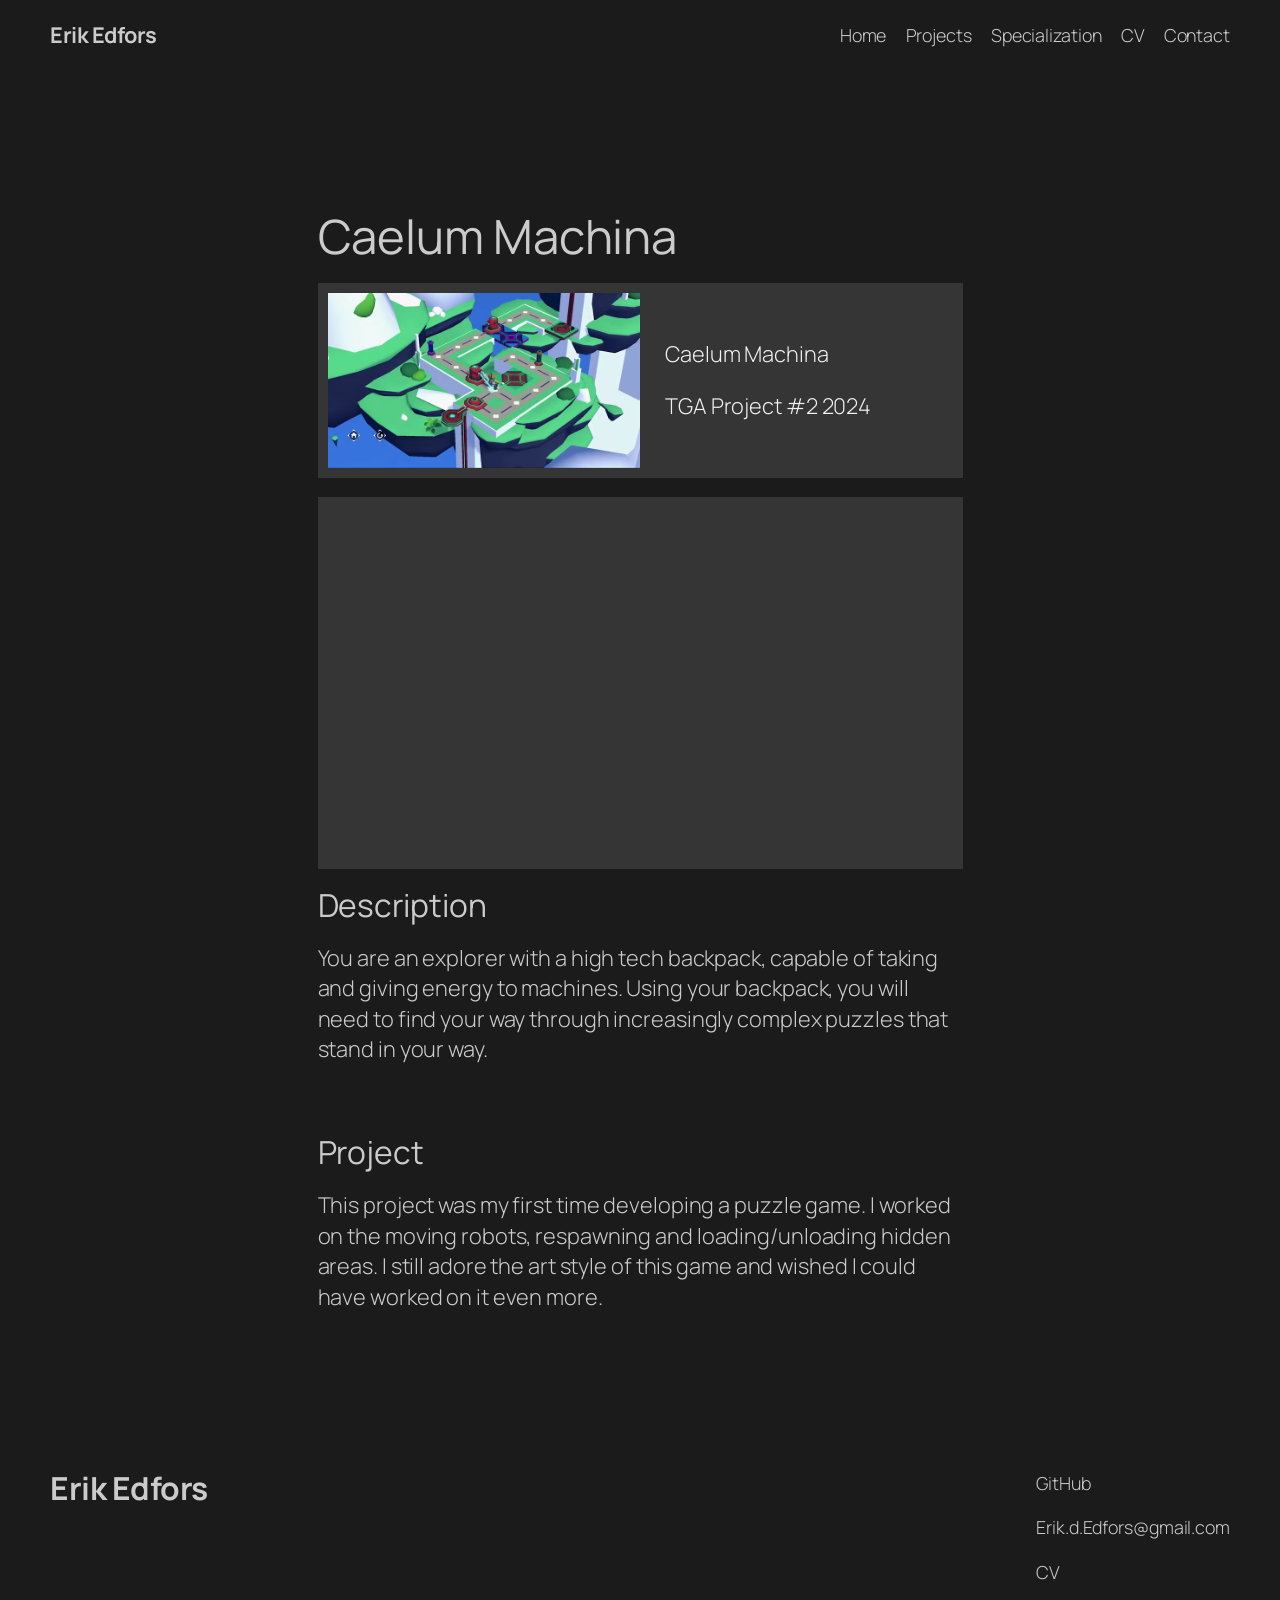
<file: caelum-machina/index.html>
<!DOCTYPE html>
<html lang="en-US">
<head><meta charset="UTF-8">
	
	<meta name="viewport" content="width=device-width, initial-scale=1">
<meta name="robots" content="max-image-preview:large">
<title>Caelum Machina – Erik Edfors</title>




<style id="wp-img-auto-sizes-contain-inline-css">
img:is([sizes=auto i],[sizes^="auto," i]){contain-intrinsic-size:3000px 1500px}
/*# sourceURL=wp-img-auto-sizes-contain-inline-css */
</style>
<style id="wp-block-site-title-inline-css">
.wp-block-site-title{box-sizing:border-box}.wp-block-site-title :where(a){color:inherit;font-family:inherit;font-size:inherit;font-style:inherit;font-weight:inherit;letter-spacing:inherit;line-height:inherit;text-decoration:inherit}
/*# sourceURL=/wp-includes/blocks/site-title/style.min.css */
</style>
<style id="wp-block-navigation-link-inline-css">
.wp-block-navigation .wp-block-navigation-item__label{overflow-wrap:break-word}.wp-block-navigation .wp-block-navigation-item__description{display:none}.link-ui-tools{outline:1px solid #f0f0f0;padding:8px}.link-ui-block-inserter{padding-top:8px}.link-ui-block-inserter__back{margin-left:8px;text-transform:uppercase}
/*# sourceURL=/wp-includes/blocks/navigation-link/style.min.css */
</style>
<style id="wp-block-navigation-inline-css">
.wp-block-navigation{position:relative}.wp-block-navigation ul{margin-bottom:0;margin-left:0;margin-top:0;padding-left:0}.wp-block-navigation ul,.wp-block-navigation ul li{list-style:none}.wp-block-navigation .wp-block-navigation-item{align-items:center;background-color:inherit;display:flex;position:relative}.wp-block-navigation .wp-block-navigation-item .wp-block-navigation__submenu-container:empty{display:none}.wp-block-navigation .wp-block-navigation-item__content{display:block;z-index:1}.wp-block-navigation .wp-block-navigation-item__content.wp-block-navigation-item__content{color:inherit}.wp-block-navigation.has-text-decoration-underline .wp-block-navigation-item__content,.wp-block-navigation.has-text-decoration-underline .wp-block-navigation-item__content:active,.wp-block-navigation.has-text-decoration-underline .wp-block-navigation-item__content:focus{text-decoration:underline}.wp-block-navigation.has-text-decoration-line-through .wp-block-navigation-item__content,.wp-block-navigation.has-text-decoration-line-through .wp-block-navigation-item__content:active,.wp-block-navigation.has-text-decoration-line-through .wp-block-navigation-item__content:focus{text-decoration:line-through}.wp-block-navigation :where(a),.wp-block-navigation :where(a:active),.wp-block-navigation :where(a:focus){text-decoration:none}.wp-block-navigation .wp-block-navigation__submenu-icon{align-self:center;background-color:inherit;border:none;color:currentColor;display:inline-block;font-size:inherit;height:.6em;line-height:0;margin-left:.25em;padding:0;width:.6em}.wp-block-navigation .wp-block-navigation__submenu-icon svg{stroke:currentColor;display:inline-block;height:inherit;margin-top:.075em;width:inherit}.wp-block-navigation{--navigation-layout-justification-setting:flex-start;--navigation-layout-direction:row;--navigation-layout-wrap:wrap;--navigation-layout-justify:flex-start;--navigation-layout-align:center}.wp-block-navigation.is-vertical{--navigation-layout-direction:column;--navigation-layout-justify:initial;--navigation-layout-align:flex-start}.wp-block-navigation.no-wrap{--navigation-layout-wrap:nowrap}.wp-block-navigation.items-justified-center{--navigation-layout-justification-setting:center;--navigation-layout-justify:center}.wp-block-navigation.items-justified-center.is-vertical{--navigation-layout-align:center}.wp-block-navigation.items-justified-right{--navigation-layout-justification-setting:flex-end;--navigation-layout-justify:flex-end}.wp-block-navigation.items-justified-right.is-vertical{--navigation-layout-align:flex-end}.wp-block-navigation.items-justified-space-between{--navigation-layout-justification-setting:space-between;--navigation-layout-justify:space-between}:where(.wp-block-navigation) ul li{padding:0}.wp-block-navigation .has-child .wp-block-navigation__submenu-container{align-items:normal;background-color:inherit;color:inherit;display:flex;flex-direction:column;opacity:0;position:absolute;z-index:2}@media not (prefers-reduced-motion){.wp-block-navigation .has-child .wp-block-navigation__submenu-container{transition:opacity .1s linear}}.wp-block-navigation .has-child .wp-block-navigation__submenu-container{height:0;overflow:hidden;visibility:hidden;width:0}.wp-block-navigation .has-child .wp-block-navigation__submenu-container>.wp-block-navigation-item>.wp-block-navigation-item__content{display:flex;flex-grow:1;padding:.5em 1em}.wp-block-navigation .has-child .wp-block-navigation__submenu-container>.wp-block-navigation-item>.wp-block-navigation-item__content .wp-block-navigation__submenu-icon{margin-left:auto;margin-right:0}.wp-block-navigation .has-child .wp-block-navigation__submenu-container .wp-block-navigation-item__content{margin:0}.wp-block-navigation .has-child .wp-block-navigation__submenu-container{left:-1px;top:100%}@media (min-width:782px){.wp-block-navigation .has-child .wp-block-navigation__submenu-container .wp-block-navigation__submenu-container{left:100%;top:-1px}.wp-block-navigation .has-child .wp-block-navigation__submenu-container .wp-block-navigation__submenu-container:before{background:transparent;content:"";display:block;height:100%;position:absolute;right:100%;width:.5em}.wp-block-navigation .has-child .wp-block-navigation__submenu-container .wp-block-navigation__submenu-icon{margin-right:.25em}.wp-block-navigation .has-child .wp-block-navigation__submenu-container .wp-block-navigation__submenu-icon svg{transform:rotate(-90deg)}}@media (hover:hover){.wp-block-navigation .has-child:not(.open-on-click):hover>.wp-block-navigation__submenu-container{height:auto;min-width:200px;opacity:1;overflow:visible;visibility:visible;width:auto}}.wp-block-navigation .has-child .wp-block-navigation-submenu__toggle[aria-expanded=true]~.wp-block-navigation__submenu-container,.wp-block-navigation .has-child:not(.open-on-click):not(.open-on-hover-click):focus-within>.wp-block-navigation__submenu-container{height:auto;min-width:200px;opacity:1;overflow:visible;visibility:visible;width:auto}.wp-block-navigation .has-child.open-always{align-items:var(--navigation-layout-align,initial);flex-direction:var(--navigation-layout-direction,initial);flex-wrap:var(--navigation-layout-wrap,wrap);gap:var(--wp--style--block-gap,2em)}.wp-block-navigation .has-child.open-always,.wp-block-navigation .has-child.open-always .wp-block-navigation-item{justify-content:var(--navigation-layout-justify,initial)}.wp-block-navigation .has-child.open-always .wp-block-navigation__submenu-container,.wp-block-navigation .has-child.open-always.wp-block-navigation-submenu{gap:var(--wp--style--block-gap,2em)}.wp-block-navigation .has-child.open-always .wp-block-navigation-item,.wp-block-navigation .has-child.open-always .wp-block-navigation__submenu-container,.wp-block-navigation .has-child.open-always.wp-block-navigation-submenu{padding-bottom:0;padding-top:0}.wp-block-navigation .has-child.open-always .wp-block-navigation__submenu-container{padding-left:var(--wp--style--block-gap,2em);padding-right:var(--wp--style--block-gap,2em)}.wp-block-navigation .has-child.open-always .wp-block-navigation__submenu-container .wp-block-navigation-item__content{padding:0}.wp-block-navigation .has-child.open-always .wp-block-navigation__submenu-container>.wp-block-navigation-item>.wp-block-navigation-item__content,.wp-block-navigation .has-child.open-always>.wp-block-navigation-item__content{flex-grow:0}.wp-block-navigation .has-child.open-always>.wp-block-navigation__submenu-container{background-color:transparent;border:none;color:inherit;flex-basis:100%;height:auto;opacity:1;overflow:visible;position:static;visibility:visible;width:auto}.wp-block-navigation.has-background .has-child .wp-block-navigation__submenu-container{left:0;top:100%}@media (min-width:782px){.wp-block-navigation.has-background .has-child .wp-block-navigation__submenu-container .wp-block-navigation__submenu-container{left:100%;top:0}}.wp-block-navigation-submenu{display:flex;position:relative}.wp-block-navigation-submenu .wp-block-navigation__submenu-icon svg{stroke:currentColor}button.wp-block-navigation-item__content{background-color:transparent;border:none;color:currentColor;font-family:inherit;font-size:inherit;font-style:inherit;font-weight:inherit;letter-spacing:inherit;line-height:inherit;text-align:left;text-transform:inherit}.wp-block-navigation-submenu__toggle{cursor:pointer}.wp-block-navigation-submenu__toggle[aria-expanded=true]+.wp-block-navigation__submenu-icon>svg,.wp-block-navigation-submenu__toggle[aria-expanded=true]>svg{transform:rotate(180deg)}.wp-block-navigation-item.open-on-click .wp-block-navigation-submenu__toggle{padding-left:0;padding-right:.85em}.wp-block-navigation-item.open-on-click .wp-block-navigation-submenu__toggle+.wp-block-navigation__submenu-icon{margin-left:-.6em;pointer-events:none}.wp-block-navigation-item.open-on-click button.wp-block-navigation-item__content:not(.wp-block-navigation-submenu__toggle){padding:0}.wp-block-navigation .wp-block-page-list,.wp-block-navigation__container,.wp-block-navigation__responsive-close,.wp-block-navigation__responsive-container,.wp-block-navigation__responsive-container-content,.wp-block-navigation__responsive-dialog{gap:inherit}:where(.wp-block-navigation.has-background .wp-block-navigation-item a:not(.wp-element-button)),:where(.wp-block-navigation.has-background .wp-block-navigation-submenu a:not(.wp-element-button)){padding:.5em 1em}:where(.wp-block-navigation .wp-block-navigation__submenu-container .wp-block-navigation-item a:not(.wp-element-button)),:where(.wp-block-navigation .wp-block-navigation__submenu-container .wp-block-navigation-submenu a:not(.wp-element-button)),:where(.wp-block-navigation .wp-block-navigation__submenu-container .wp-block-navigation-submenu button.wp-block-navigation-item__content),:where(.wp-block-navigation .wp-block-navigation__submenu-container .wp-block-pages-list__item button.wp-block-navigation-item__content){padding:.5em 1em}.wp-block-navigation.items-justified-right .wp-block-navigation__container .has-child .wp-block-navigation__submenu-container,.wp-block-navigation.items-justified-right .wp-block-page-list>.has-child .wp-block-navigation__submenu-container,.wp-block-navigation.items-justified-space-between .wp-block-page-list>.has-child:last-child .wp-block-navigation__submenu-container,.wp-block-navigation.items-justified-space-between>.wp-block-navigation__container>.has-child:last-child .wp-block-navigation__submenu-container{left:auto;right:0}.wp-block-navigation.items-justified-right .wp-block-navigation__container .has-child .wp-block-navigation__submenu-container .wp-block-navigation__submenu-container,.wp-block-navigation.items-justified-right .wp-block-page-list>.has-child .wp-block-navigation__submenu-container .wp-block-navigation__submenu-container,.wp-block-navigation.items-justified-space-between .wp-block-page-list>.has-child:last-child .wp-block-navigation__submenu-container .wp-block-navigation__submenu-container,.wp-block-navigation.items-justified-space-between>.wp-block-navigation__container>.has-child:last-child .wp-block-navigation__submenu-container .wp-block-navigation__submenu-container{left:-1px;right:-1px}@media (min-width:782px){.wp-block-navigation.items-justified-right .wp-block-navigation__container .has-child .wp-block-navigation__submenu-container .wp-block-navigation__submenu-container,.wp-block-navigation.items-justified-right .wp-block-page-list>.has-child .wp-block-navigation__submenu-container .wp-block-navigation__submenu-container,.wp-block-navigation.items-justified-space-between .wp-block-page-list>.has-child:last-child .wp-block-navigation__submenu-container .wp-block-navigation__submenu-container,.wp-block-navigation.items-justified-space-between>.wp-block-navigation__container>.has-child:last-child .wp-block-navigation__submenu-container .wp-block-navigation__submenu-container{left:auto;right:100%}}.wp-block-navigation:not(.has-background) .wp-block-navigation__submenu-container{background-color:#fff;border:1px solid rgba(0,0,0,.15)}.wp-block-navigation.has-background .wp-block-navigation__submenu-container{background-color:inherit}.wp-block-navigation:not(.has-text-color) .wp-block-navigation__submenu-container{color:#000}.wp-block-navigation__container{align-items:var(--navigation-layout-align,initial);display:flex;flex-direction:var(--navigation-layout-direction,initial);flex-wrap:var(--navigation-layout-wrap,wrap);justify-content:var(--navigation-layout-justify,initial);list-style:none;margin:0;padding-left:0}.wp-block-navigation__container .is-responsive{display:none}.wp-block-navigation__container:only-child,.wp-block-page-list:only-child{flex-grow:1}@keyframes overlay-menu__fade-in-animation{0%{opacity:0;transform:translateY(.5em)}to{opacity:1;transform:translateY(0)}}.wp-block-navigation__responsive-container{bottom:0;display:none;left:0;position:fixed;right:0;top:0}.wp-block-navigation__responsive-container :where(.wp-block-navigation-item a){color:inherit}.wp-block-navigation__responsive-container .wp-block-navigation__responsive-container-content{align-items:var(--navigation-layout-align,initial);display:flex;flex-direction:var(--navigation-layout-direction,initial);flex-wrap:var(--navigation-layout-wrap,wrap);justify-content:var(--navigation-layout-justify,initial)}.wp-block-navigation__responsive-container:not(.is-menu-open.is-menu-open){background-color:inherit!important;color:inherit!important}.wp-block-navigation__responsive-container.is-menu-open{background-color:inherit;display:flex;flex-direction:column}@media not (prefers-reduced-motion){.wp-block-navigation__responsive-container.is-menu-open{animation:overlay-menu__fade-in-animation .1s ease-out;animation-fill-mode:forwards}}.wp-block-navigation__responsive-container.is-menu-open:not(.disable-default-overlay){padding:clamp(1rem,var(--wp--style--root--padding-top),20rem) clamp(1rem,var(--wp--style--root--padding-right),20rem) clamp(1rem,var(--wp--style--root--padding-bottom),20rem) clamp(1rem,var(--wp--style--root--padding-left),20rem)}.wp-block-navigation__responsive-container.is-menu-open{overflow:auto;z-index:100000}.wp-block-navigation__responsive-container.is-menu-open:not(.disable-default-overlay) .wp-block-navigation__responsive-container-content{padding-top:calc(2rem + 24px)}.wp-block-navigation__responsive-container.is-menu-open:where(:not(.disable-default-overlay)) .wp-block-navigation__responsive-container-content{align-items:var(--navigation-layout-justification-setting,inherit);display:flex;flex-direction:column;flex-wrap:nowrap;overflow:visible}.wp-block-navigation__responsive-container.is-menu-open:where(:not(.disable-default-overlay)) .wp-block-navigation__responsive-container-content,.wp-block-navigation__responsive-container.is-menu-open:where(:not(.disable-default-overlay)) .wp-block-navigation__responsive-container-content .wp-block-navigation__container,.wp-block-navigation__responsive-container.is-menu-open:where(:not(.disable-default-overlay)) .wp-block-navigation__responsive-container-content .wp-block-page-list{justify-content:flex-start}.wp-block-navigation__responsive-container.is-menu-open:where(:not(.disable-default-overlay)) .wp-block-navigation__responsive-container-content .wp-block-navigation__submenu-icon{display:none}.wp-block-navigation__responsive-container.is-menu-open:where(:not(.disable-default-overlay)) .wp-block-navigation__responsive-container-content .has-child .wp-block-navigation__submenu-container{border:none;height:auto;min-width:200px;opacity:1;overflow:initial;padding-left:2rem;padding-right:2rem;position:static;visibility:visible;width:auto}.wp-block-navigation__responsive-container.is-menu-open:where(:not(.disable-default-overlay)) .wp-block-navigation__responsive-container-content .wp-block-navigation__container,.wp-block-navigation__responsive-container.is-menu-open:where(:not(.disable-default-overlay)) .wp-block-navigation__responsive-container-content .wp-block-navigation__submenu-container{gap:inherit}.wp-block-navigation__responsive-container.is-menu-open:where(:not(.disable-default-overlay)) .wp-block-navigation__responsive-container-content .wp-block-navigation__submenu-container{padding-top:var(--wp--style--block-gap,2em)}.wp-block-navigation__responsive-container.is-menu-open:where(:not(.disable-default-overlay)) .wp-block-navigation__responsive-container-content .wp-block-navigation-item__content{padding:0}.wp-block-navigation__responsive-container.is-menu-open:where(:not(.disable-default-overlay)) .wp-block-navigation__responsive-container-content .wp-block-navigation-item,.wp-block-navigation__responsive-container.is-menu-open:where(:not(.disable-default-overlay)) .wp-block-navigation__responsive-container-content .wp-block-navigation__container,.wp-block-navigation__responsive-container.is-menu-open:where(:not(.disable-default-overlay)) .wp-block-navigation__responsive-container-content .wp-block-page-list{align-items:var(--navigation-layout-justification-setting,initial);display:flex;flex-direction:column}.wp-block-navigation__responsive-container.is-menu-open:where(:not(.disable-default-overlay)) .wp-block-navigation-item,.wp-block-navigation__responsive-container.is-menu-open:where(:not(.disable-default-overlay)) .wp-block-navigation-item .wp-block-navigation__submenu-container,.wp-block-navigation__responsive-container.is-menu-open:where(:not(.disable-default-overlay)) .wp-block-navigation__container,.wp-block-navigation__responsive-container.is-menu-open:where(:not(.disable-default-overlay)) .wp-block-page-list{background:transparent!important;color:inherit!important}.wp-block-navigation__responsive-container.is-menu-open:where(:not(.disable-default-overlay)) .wp-block-navigation__submenu-container.wp-block-navigation__submenu-container.wp-block-navigation__submenu-container.wp-block-navigation__submenu-container{left:auto;right:auto}.wp-block-navigation__responsive-container.disable-default-overlay .wp-block-navigation__overlay-container{display:none;width:100%}.wp-block-navigation__responsive-container.disable-default-overlay .wp-block-navigation__responsive-close{max-width:none}.wp-block-navigation__responsive-container.disable-default-overlay.is-menu-open .wp-block-navigation__responsive-container-content>:not(.wp-block-navigation__overlay-container){display:none}.wp-block-navigation__responsive-container.disable-default-overlay.is-menu-open .wp-block-navigation__responsive-container-content .wp-block-navigation__overlay-container{display:block}.wp-block-navigation__responsive-container.disable-default-overlay.is-menu-open .wp-block-navigation__responsive-container-content .wp-block-navigation__overlay-container .wp-block-navigation__submenu-container{left:0;right:auto}@media (min-width:600px){.wp-block-navigation__responsive-container:not(.hidden-by-default):not(.is-menu-open){background-color:inherit;display:block;position:relative;width:100%;z-index:auto}.wp-block-navigation__responsive-container:not(.hidden-by-default):not(.is-menu-open) .wp-block-navigation__responsive-container-close{display:none}.wp-block-navigation__responsive-container.is-menu-open .wp-block-navigation__submenu-container.wp-block-navigation__submenu-container.wp-block-navigation__submenu-container.wp-block-navigation__submenu-container{left:0}}.wp-block-navigation:not(.has-background) .wp-block-navigation__responsive-container.is-menu-open:not(.disable-default-overlay){background-color:#fff}.wp-block-navigation:not(.has-text-color) .wp-block-navigation__responsive-container.is-menu-open:not(.disable-default-overlay){color:#000}.wp-block-navigation__toggle_button_label{font-size:1rem;font-weight:700}.wp-block-navigation__responsive-container-close,.wp-block-navigation__responsive-container-open{background:transparent;border:none;color:currentColor;cursor:pointer;margin:0;padding:0;text-transform:inherit;vertical-align:middle}.wp-block-navigation__responsive-container-close svg,.wp-block-navigation__responsive-container-open svg{fill:currentColor;display:block;height:24px;pointer-events:none;width:24px}.wp-block-navigation__responsive-container-open{display:flex}.wp-block-navigation__responsive-container-open.wp-block-navigation__responsive-container-open.wp-block-navigation__responsive-container-open{font-family:inherit;font-size:inherit;font-weight:inherit}@media (min-width:600px){.wp-block-navigation__responsive-container-open:not(.always-shown){display:none}}.wp-block-navigation__responsive-container-close{position:absolute;right:0;top:0;z-index:2}.wp-block-navigation__responsive-container-close.wp-block-navigation__responsive-container-close.wp-block-navigation__responsive-container-close{font-family:inherit;font-size:inherit;font-weight:inherit}.disable-default-overlay .wp-block-navigation__responsive-container-close{right:clamp(1rem,var(--wp--style--root--padding-left),20rem);top:clamp(1rem,var(--wp--style--root--padding-left),20rem)}.wp-block-navigation__responsive-close{width:100%}.has-modal-open .wp-block-navigation__responsive-close{margin-left:auto;margin-right:auto;max-width:var(--wp--style--global--wide-size,100%)}.wp-block-navigation__responsive-close:focus{outline:none}.is-menu-open .wp-block-navigation__responsive-close,.is-menu-open .wp-block-navigation__responsive-container-content,.is-menu-open .wp-block-navigation__responsive-dialog{box-sizing:border-box}.wp-block-navigation__responsive-dialog{position:relative}.has-modal-open .admin-bar .is-menu-open:where(:not(.disable-default-overlay)) .wp-block-navigation__responsive-dialog{margin-top:46px}@media (min-width:782px){.has-modal-open .admin-bar .is-menu-open:where(:not(.disable-default-overlay)) .wp-block-navigation__responsive-dialog{margin-top:32px}}html.has-modal-open{overflow:hidden}
/*# sourceURL=/wp-includes/blocks/navigation/style.min.css */
</style>
<style id="wp-block-group-inline-css">
.wp-block-group{box-sizing:border-box}:where(.wp-block-group.wp-block-group-is-layout-constrained){position:relative}
/*# sourceURL=/wp-includes/blocks/group/style.min.css */
</style>
<style id="wp-block-post-title-inline-css">
.wp-block-post-title{box-sizing:border-box;word-break:break-word}.wp-block-post-title :where(a){display:inline-block;font-family:inherit;font-size:inherit;font-style:inherit;font-weight:inherit;letter-spacing:inherit;line-height:inherit;text-decoration:inherit}
/*# sourceURL=/wp-includes/blocks/post-title/style.min.css */
</style>
<style id="wp-block-paragraph-inline-css">
.is-small-text{font-size:.875em}.is-regular-text{font-size:1em}.is-large-text{font-size:2.25em}.is-larger-text{font-size:3em}.has-drop-cap:not(:focus):first-letter{float:left;font-size:8.4em;font-style:normal;font-weight:100;line-height:.68;margin:.05em .1em 0 0;text-transform:uppercase}body.rtl .has-drop-cap:not(:focus):first-letter{float:none;margin-left:.1em}p.has-drop-cap.has-background{overflow:hidden}:root :where(p.has-background){padding:1.25em 2.375em}:where(p.has-text-color:not(.has-link-color)) a{color:inherit}p.has-text-align-left[style*="writing-mode:vertical-lr"],p.has-text-align-right[style*="writing-mode:vertical-rl"]{rotate:180deg}
/*# sourceURL=/wp-includes/blocks/paragraph/style.min.css */
</style>
<style id="wp-block-media-text-inline-css">
.wp-block-media-text{box-sizing:border-box;direction:ltr;display:grid;grid-template-columns:50% 1fr;grid-template-rows:auto}.wp-block-media-text.has-media-on-the-right{grid-template-columns:1fr 50%}.wp-block-media-text.is-vertically-aligned-top>.wp-block-media-text__content,.wp-block-media-text.is-vertically-aligned-top>.wp-block-media-text__media{align-self:start}.wp-block-media-text.is-vertically-aligned-center>.wp-block-media-text__content,.wp-block-media-text.is-vertically-aligned-center>.wp-block-media-text__media,.wp-block-media-text>.wp-block-media-text__content,.wp-block-media-text>.wp-block-media-text__media{align-self:center}.wp-block-media-text.is-vertically-aligned-bottom>.wp-block-media-text__content,.wp-block-media-text.is-vertically-aligned-bottom>.wp-block-media-text__media{align-self:end}.wp-block-media-text>.wp-block-media-text__media{grid-column:1;grid-row:1;margin:0}.wp-block-media-text>.wp-block-media-text__content{direction:ltr;grid-column:2;grid-row:1;padding:0 8%;word-break:break-word}.wp-block-media-text.has-media-on-the-right>.wp-block-media-text__media{grid-column:2;grid-row:1}.wp-block-media-text.has-media-on-the-right>.wp-block-media-text__content{grid-column:1;grid-row:1}.wp-block-media-text__media a{display:block}.wp-block-media-text__media img,.wp-block-media-text__media video{height:auto;max-width:unset;vertical-align:middle;width:100%}.wp-block-media-text.is-image-fill>.wp-block-media-text__media{background-size:cover;height:100%;min-height:250px}.wp-block-media-text.is-image-fill>.wp-block-media-text__media>a{display:block;height:100%}.wp-block-media-text.is-image-fill>.wp-block-media-text__media img{clip:rect(0,0,0,0);border:0;height:1px;margin:-1px;overflow:hidden;padding:0;position:absolute;width:1px}.wp-block-media-text.is-image-fill-element>.wp-block-media-text__media{height:100%;min-height:250px;position:relative}.wp-block-media-text.is-image-fill-element>.wp-block-media-text__media>a{display:block;height:100%}.wp-block-media-text.is-image-fill-element>.wp-block-media-text__media img{height:100%;-o-object-fit:cover;object-fit:cover;position:absolute;width:100%}@media (max-width:600px){.wp-block-media-text.is-stacked-on-mobile{grid-template-columns:100%!important}.wp-block-media-text.is-stacked-on-mobile>.wp-block-media-text__media{grid-column:1;grid-row:1}.wp-block-media-text.is-stacked-on-mobile>.wp-block-media-text__content{grid-column:1;grid-row:2}}
/*# sourceURL=/wp-includes/blocks/media-text/style.min.css */
</style>
<style id="wp-block-embed-inline-css">
.wp-block-embed.alignleft,.wp-block-embed.alignright,.wp-block[data-align=left]>[data-type="core/embed"],.wp-block[data-align=right]>[data-type="core/embed"]{max-width:360px;width:100%}.wp-block-embed.alignleft .wp-block-embed__wrapper,.wp-block-embed.alignright .wp-block-embed__wrapper,.wp-block[data-align=left]>[data-type="core/embed"] .wp-block-embed__wrapper,.wp-block[data-align=right]>[data-type="core/embed"] .wp-block-embed__wrapper{min-width:280px}.wp-block-cover .wp-block-embed{min-height:240px;min-width:320px}.wp-block-group.is-layout-flex .wp-block-embed{flex:1 1 0%;min-width:0}.wp-block-embed{overflow-wrap:break-word}.wp-block-embed :where(figcaption){margin-bottom:1em;margin-top:.5em}.wp-block-embed iframe{max-width:100%}.wp-block-embed__wrapper{position:relative}.wp-embed-responsive .wp-has-aspect-ratio .wp-block-embed__wrapper:before{content:"";display:block;padding-top:50%}.wp-embed-responsive .wp-has-aspect-ratio iframe{bottom:0;height:100%;left:0;position:absolute;right:0;top:0;width:100%}.wp-embed-responsive .wp-embed-aspect-21-9 .wp-block-embed__wrapper:before{padding-top:42.85%}.wp-embed-responsive .wp-embed-aspect-18-9 .wp-block-embed__wrapper:before{padding-top:50%}.wp-embed-responsive .wp-embed-aspect-16-9 .wp-block-embed__wrapper:before{padding-top:56.25%}.wp-embed-responsive .wp-embed-aspect-4-3 .wp-block-embed__wrapper:before{padding-top:75%}.wp-embed-responsive .wp-embed-aspect-1-1 .wp-block-embed__wrapper:before{padding-top:100%}.wp-embed-responsive .wp-embed-aspect-9-16 .wp-block-embed__wrapper:before{padding-top:177.77%}.wp-embed-responsive .wp-embed-aspect-1-2 .wp-block-embed__wrapper:before{padding-top:200%}
/*# sourceURL=/wp-includes/blocks/embed/style.min.css */
</style>
<style id="wp-block-heading-inline-css">
h1:where(.wp-block-heading).has-background,h2:where(.wp-block-heading).has-background,h3:where(.wp-block-heading).has-background,h4:where(.wp-block-heading).has-background,h5:where(.wp-block-heading).has-background,h6:where(.wp-block-heading).has-background{padding:1.25em 2.375em}h1.has-text-align-left[style*=writing-mode]:where([style*=vertical-lr]),h1.has-text-align-right[style*=writing-mode]:where([style*=vertical-rl]),h2.has-text-align-left[style*=writing-mode]:where([style*=vertical-lr]),h2.has-text-align-right[style*=writing-mode]:where([style*=vertical-rl]),h3.has-text-align-left[style*=writing-mode]:where([style*=vertical-lr]),h3.has-text-align-right[style*=writing-mode]:where([style*=vertical-rl]),h4.has-text-align-left[style*=writing-mode]:where([style*=vertical-lr]),h4.has-text-align-right[style*=writing-mode]:where([style*=vertical-rl]),h5.has-text-align-left[style*=writing-mode]:where([style*=vertical-lr]),h5.has-text-align-right[style*=writing-mode]:where([style*=vertical-rl]),h6.has-text-align-left[style*=writing-mode]:where([style*=vertical-lr]),h6.has-text-align-right[style*=writing-mode]:where([style*=vertical-rl]){rotate:180deg}
/*# sourceURL=/wp-includes/blocks/heading/style.min.css */
</style>
<style id="wp-block-spacer-inline-css">
.wp-block-spacer{clear:both}
/*# sourceURL=/wp-includes/blocks/spacer/style.min.css */
</style>
<style id="wp-block-post-content-inline-css">
.wp-block-post-content{display:flow-root}
/*# sourceURL=/wp-includes/blocks/post-content/style.min.css */
</style>
<style id="wp-block-columns-inline-css">
.wp-block-columns{box-sizing:border-box;display:flex;flex-wrap:wrap!important}@media (min-width:782px){.wp-block-columns{flex-wrap:nowrap!important}}.wp-block-columns{align-items:normal!important}.wp-block-columns.are-vertically-aligned-top{align-items:flex-start}.wp-block-columns.are-vertically-aligned-center{align-items:center}.wp-block-columns.are-vertically-aligned-bottom{align-items:flex-end}@media (max-width:781px){.wp-block-columns:not(.is-not-stacked-on-mobile)>.wp-block-column{flex-basis:100%!important}}@media (min-width:782px){.wp-block-columns:not(.is-not-stacked-on-mobile)>.wp-block-column{flex-basis:0;flex-grow:1}.wp-block-columns:not(.is-not-stacked-on-mobile)>.wp-block-column[style*=flex-basis]{flex-grow:0}}.wp-block-columns.is-not-stacked-on-mobile{flex-wrap:nowrap!important}.wp-block-columns.is-not-stacked-on-mobile>.wp-block-column{flex-basis:0;flex-grow:1}.wp-block-columns.is-not-stacked-on-mobile>.wp-block-column[style*=flex-basis]{flex-grow:0}:where(.wp-block-columns){margin-bottom:1.75em}:where(.wp-block-columns.has-background){padding:1.25em 2.375em}.wp-block-column{flex-grow:1;min-width:0;overflow-wrap:break-word;word-break:break-word}.wp-block-column.is-vertically-aligned-top{align-self:flex-start}.wp-block-column.is-vertically-aligned-center{align-self:center}.wp-block-column.is-vertically-aligned-bottom{align-self:flex-end}.wp-block-column.is-vertically-aligned-stretch{align-self:stretch}.wp-block-column.is-vertically-aligned-bottom,.wp-block-column.is-vertically-aligned-center,.wp-block-column.is-vertically-aligned-top{width:100%}
/*# sourceURL=/wp-includes/blocks/columns/style.min.css */
</style>
<style id="wp-block-library-inline-css">
:root{--wp-block-synced-color:#7a00df;--wp-block-synced-color--rgb:122,0,223;--wp-bound-block-color:var(--wp-block-synced-color);--wp-editor-canvas-background:#ddd;--wp-admin-theme-color:#007cba;--wp-admin-theme-color--rgb:0,124,186;--wp-admin-theme-color-darker-10:#006ba1;--wp-admin-theme-color-darker-10--rgb:0,107,160.5;--wp-admin-theme-color-darker-20:#005a87;--wp-admin-theme-color-darker-20--rgb:0,90,135;--wp-admin-border-width-focus:2px}@media (min-resolution:192dpi){:root{--wp-admin-border-width-focus:1.5px}}.wp-element-button{cursor:pointer}:root .has-very-light-gray-background-color{background-color:#eee}:root .has-very-dark-gray-background-color{background-color:#313131}:root .has-very-light-gray-color{color:#eee}:root .has-very-dark-gray-color{color:#313131}:root .has-vivid-green-cyan-to-vivid-cyan-blue-gradient-background{background:linear-gradient(135deg,#00d084,#0693e3)}:root .has-purple-crush-gradient-background{background:linear-gradient(135deg,#34e2e4,#4721fb 50%,#ab1dfe)}:root .has-hazy-dawn-gradient-background{background:linear-gradient(135deg,#faaca8,#dad0ec)}:root .has-subdued-olive-gradient-background{background:linear-gradient(135deg,#fafae1,#67a671)}:root .has-atomic-cream-gradient-background{background:linear-gradient(135deg,#fdd79a,#004a59)}:root .has-nightshade-gradient-background{background:linear-gradient(135deg,#330968,#31cdcf)}:root .has-midnight-gradient-background{background:linear-gradient(135deg,#020381,#2874fc)}:root{--wp--preset--font-size--normal:16px;--wp--preset--font-size--huge:42px}.has-regular-font-size{font-size:1em}.has-larger-font-size{font-size:2.625em}.has-normal-font-size{font-size:var(--wp--preset--font-size--normal)}.has-huge-font-size{font-size:var(--wp--preset--font-size--huge)}:root .has-text-align-center{text-align:center}:root .has-text-align-left{text-align:left}:root .has-text-align-right{text-align:right}.has-fit-text{white-space:nowrap!important}#end-resizable-editor-section{display:none}.aligncenter{clear:both}.items-justified-left{justify-content:flex-start}.items-justified-center{justify-content:center}.items-justified-right{justify-content:flex-end}.items-justified-space-between{justify-content:space-between}.screen-reader-text{word-wrap:normal!important;border:0;clip-path:inset(50%);height:1px;margin:-1px;overflow:hidden;padding:0;position:absolute;width:1px;word-break:normal!important}.screen-reader-text:focus{background-color:#ddd;clip-path:none;color:#444;display:block;font-size:1em;height:auto;left:5px;line-height:normal;padding:15px 23px 14px;text-decoration:none;top:5px;width:auto;z-index:100000}html :where(.has-border-color){border-style:solid}html :where([style^=border-color],[style*=";border-color"],[style*="; border-color"]){border-style:solid}html :where([style^=border-top-color],[style*=";border-top-color"],[style*="; border-top-color"]){border-top-style:solid}html :where([style^=border-right-color],[style*=";border-right-color"],[style*="; border-right-color"]){border-right-style:solid}html :where([style^=border-bottom-color],[style*=";border-bottom-color"],[style*="; border-bottom-color"]){border-bottom-style:solid}html :where([style^=border-left-color],[style*=";border-left-color"],[style*="; border-left-color"]){border-left-style:solid}html :where([style^=border-width],[style*=";border-width"],[style*="; border-width"]){border-style:solid}html :where([style^=border-top-width],[style*=";border-top-width"],[style*="; border-top-width"]){border-top-style:solid}html :where([style^=border-right-width],[style*=";border-right-width"],[style*="; border-right-width"]){border-right-style:solid}html :where([style^=border-bottom-width],[style*=";border-bottom-width"],[style*="; border-bottom-width"]){border-bottom-style:solid}html :where([style^=border-left-width],[style*=";border-left-width"],[style*="; border-left-width"]){border-left-style:solid}html :where(img[class*=wp-image-]){height:auto;max-width:100%}:where(figure){margin:0 0 1em}html :where(.is-position-sticky){--wp-admin--admin-bar--position-offset:var(--wp-admin--admin-bar--height,0px)}@media screen and (max-width:600px){html :where(.is-position-sticky){--wp-admin--admin-bar--position-offset:0px}}
/*# sourceURL=/wp-includes/css/dist/block-library/common.min.css */
</style>
<style id="global-styles-inline-css">
:root{--wp--preset--aspect-ratio--square: 1;--wp--preset--aspect-ratio--4-3: 4/3;--wp--preset--aspect-ratio--3-4: 3/4;--wp--preset--aspect-ratio--3-2: 3/2;--wp--preset--aspect-ratio--2-3: 2/3;--wp--preset--aspect-ratio--16-9: 16/9;--wp--preset--aspect-ratio--9-16: 9/16;--wp--preset--color--black: #000000;--wp--preset--color--cyan-bluish-gray: #abb8c3;--wp--preset--color--white: #ffffff;--wp--preset--color--pale-pink: #f78da7;--wp--preset--color--vivid-red: #cf2e2e;--wp--preset--color--luminous-vivid-orange: #ff6900;--wp--preset--color--luminous-vivid-amber: #fcb900;--wp--preset--color--light-green-cyan: #7bdcb5;--wp--preset--color--vivid-green-cyan: #00d084;--wp--preset--color--pale-cyan-blue: #8ed1fc;--wp--preset--color--vivid-cyan-blue: #0693e3;--wp--preset--color--vivid-purple: #9b51e0;--wp--preset--color--base: #1B1B1B;--wp--preset--color--contrast: #F0F0F0;--wp--preset--color--accent-1: #786D0A;--wp--preset--color--accent-2: #442369;--wp--preset--color--accent-3: #D1D0EA;--wp--preset--color--accent-4: #CBCBCB;--wp--preset--color--accent-5: #353535;--wp--preset--color--accent-6: #FFFFFF33;--wp--preset--gradient--vivid-cyan-blue-to-vivid-purple: linear-gradient(135deg,rgb(6,147,227) 0%,rgb(155,81,224) 100%);--wp--preset--gradient--light-green-cyan-to-vivid-green-cyan: linear-gradient(135deg,rgb(122,220,180) 0%,rgb(0,208,130) 100%);--wp--preset--gradient--luminous-vivid-amber-to-luminous-vivid-orange: linear-gradient(135deg,rgb(252,185,0) 0%,rgb(255,105,0) 100%);--wp--preset--gradient--luminous-vivid-orange-to-vivid-red: linear-gradient(135deg,rgb(255,105,0) 0%,rgb(207,46,46) 100%);--wp--preset--gradient--very-light-gray-to-cyan-bluish-gray: linear-gradient(135deg,rgb(238,238,238) 0%,rgb(169,184,195) 100%);--wp--preset--gradient--cool-to-warm-spectrum: linear-gradient(135deg,rgb(74,234,220) 0%,rgb(151,120,209) 20%,rgb(207,42,186) 40%,rgb(238,44,130) 60%,rgb(251,105,98) 80%,rgb(254,248,76) 100%);--wp--preset--gradient--blush-light-purple: linear-gradient(135deg,rgb(255,206,236) 0%,rgb(152,150,240) 100%);--wp--preset--gradient--blush-bordeaux: linear-gradient(135deg,rgb(254,205,165) 0%,rgb(254,45,45) 50%,rgb(107,0,62) 100%);--wp--preset--gradient--luminous-dusk: linear-gradient(135deg,rgb(255,203,112) 0%,rgb(199,81,192) 50%,rgb(65,88,208) 100%);--wp--preset--gradient--pale-ocean: linear-gradient(135deg,rgb(255,245,203) 0%,rgb(182,227,212) 50%,rgb(51,167,181) 100%);--wp--preset--gradient--electric-grass: linear-gradient(135deg,rgb(202,248,128) 0%,rgb(113,206,126) 100%);--wp--preset--gradient--midnight: linear-gradient(135deg,rgb(2,3,129) 0%,rgb(40,116,252) 100%);--wp--preset--font-size--small: 0.875rem;--wp--preset--font-size--medium: clamp(1rem, 1rem + ((1vw - 0.2rem) * 0.196), 1.125rem);--wp--preset--font-size--large: clamp(1.125rem, 1.125rem + ((1vw - 0.2rem) * 0.392), 1.375rem);--wp--preset--font-size--x-large: clamp(1.75rem, 1.75rem + ((1vw - 0.2rem) * 0.392), 2rem);--wp--preset--font-size--xx-large: clamp(2.15rem, 2.15rem + ((1vw - 0.2rem) * 1.333), 3rem);--wp--preset--font-family--manrope: Manrope, sans-serif;--wp--preset--font-family--fira-code: "Fira Code", monospace;--wp--preset--spacing--20: 10px;--wp--preset--spacing--30: 20px;--wp--preset--spacing--40: 30px;--wp--preset--spacing--50: clamp(30px, 5vw, 50px);--wp--preset--spacing--60: clamp(30px, 7vw, 70px);--wp--preset--spacing--70: clamp(50px, 7vw, 90px);--wp--preset--spacing--80: clamp(70px, 10vw, 140px);--wp--preset--shadow--natural: 6px 6px 9px rgba(0, 0, 0, 0.2);--wp--preset--shadow--deep: 12px 12px 50px rgba(0, 0, 0, 0.4);--wp--preset--shadow--sharp: 6px 6px 0px rgba(0, 0, 0, 0.2);--wp--preset--shadow--outlined: 6px 6px 0px -3px rgb(255, 255, 255), 6px 6px rgb(0, 0, 0);--wp--preset--shadow--crisp: 6px 6px 0px rgb(0, 0, 0);}.wp-block-button{--wp--preset--dimension--25: 25%;--wp--preset--dimension--50: 50%;--wp--preset--dimension--75: 75%;--wp--preset--dimension--100: 100%;}:root { --wp--style--global--content-size: 645px;--wp--style--global--wide-size: 1340px; }:where(body) { margin: 0; }.wp-site-blocks { padding-top: var(--wp--style--root--padding-top); padding-bottom: var(--wp--style--root--padding-bottom); }.has-global-padding { padding-right: var(--wp--style--root--padding-right); padding-left: var(--wp--style--root--padding-left); }.has-global-padding > .alignfull { margin-right: calc(var(--wp--style--root--padding-right) * -1); margin-left: calc(var(--wp--style--root--padding-left) * -1); }.has-global-padding :where(:not(.alignfull.is-layout-flow) > .has-global-padding:not(.wp-block-block, .alignfull)) { padding-right: 0; padding-left: 0; }.has-global-padding :where(:not(.alignfull.is-layout-flow) > .has-global-padding:not(.wp-block-block, .alignfull)) > .alignfull { margin-left: 0; margin-right: 0; }.wp-site-blocks > .alignleft { float: left; margin-right: 2em; }.wp-site-blocks > .alignright { float: right; margin-left: 2em; }.wp-site-blocks > .aligncenter { justify-content: center; margin-left: auto; margin-right: auto; }:where(.wp-site-blocks) > * { margin-block-start: 1.2rem; margin-block-end: 0; }:where(.wp-site-blocks) > :first-child { margin-block-start: 0; }:where(.wp-site-blocks) > :last-child { margin-block-end: 0; }:root { --wp--style--block-gap: 1.2rem; }:root :where(.is-layout-flow) > :first-child{margin-block-start: 0;}:root :where(.is-layout-flow) > :last-child{margin-block-end: 0;}:root :where(.is-layout-flow) > *{margin-block-start: 1.2rem;margin-block-end: 0;}:root :where(.is-layout-constrained) > :first-child{margin-block-start: 0;}:root :where(.is-layout-constrained) > :last-child{margin-block-end: 0;}:root :where(.is-layout-constrained) > *{margin-block-start: 1.2rem;margin-block-end: 0;}:root :where(.is-layout-flex){gap: 1.2rem;}:root :where(.is-layout-grid){gap: 1.2rem;}.is-layout-flow > .alignleft{float: left;margin-inline-start: 0;margin-inline-end: 2em;}.is-layout-flow > .alignright{float: right;margin-inline-start: 2em;margin-inline-end: 0;}.is-layout-flow > .aligncenter{margin-left: auto !important;margin-right: auto !important;}.is-layout-constrained > .alignleft{float: left;margin-inline-start: 0;margin-inline-end: 2em;}.is-layout-constrained > .alignright{float: right;margin-inline-start: 2em;margin-inline-end: 0;}.is-layout-constrained > .aligncenter{margin-left: auto !important;margin-right: auto !important;}.is-layout-constrained > :where(:not(.alignleft):not(.alignright):not(.alignfull)){max-width: var(--wp--style--global--content-size);margin-left: auto !important;margin-right: auto !important;}.is-layout-constrained > .alignwide{max-width: var(--wp--style--global--wide-size);}body .is-layout-flex{display: flex;}.is-layout-flex{flex-wrap: wrap;align-items: center;}.is-layout-flex > :is(*, div){margin: 0;}body .is-layout-grid{display: grid;}.is-layout-grid > :is(*, div){margin: 0;}body{background-color: var(--wp--preset--color--base);color: var(--wp--preset--color--accent-4);font-family: var(--wp--preset--font-family--manrope);font-size: var(--wp--preset--font-size--large);font-weight: 300;letter-spacing: -0.1px;line-height: 1.4;--wp--style--root--padding-top: 0px;--wp--style--root--padding-right: var(--wp--preset--spacing--50);--wp--style--root--padding-bottom: 0px;--wp--style--root--padding-left: var(--wp--preset--spacing--50);}a:where(:not(.wp-element-button)){color: currentColor;}:root :where(a:where(:not(.wp-element-button)):hover){text-decoration: none;}h1, h2, h3, h4, h5, h6{font-weight: 400;letter-spacing: -0.1px;line-height: 1.125;}h1{font-size: var(--wp--preset--font-size--xx-large);}h2{font-size: var(--wp--preset--font-size--x-large);}h3{font-size: var(--wp--preset--font-size--large);}h4{font-size: var(--wp--preset--font-size--medium);}h5{font-size: var(--wp--preset--font-size--small);letter-spacing: 0.5px;}h6{font-size: var(--wp--preset--font-size--small);font-weight: 700;letter-spacing: 1.4px;text-transform: uppercase;}:root :where(.wp-element-button, .wp-block-button__link){background-color: var(--wp--preset--color--contrast);border-width: 0;color: var(--wp--preset--color--base);font-family: inherit;font-size: var(--wp--preset--font-size--medium);font-style: inherit;font-weight: inherit;letter-spacing: inherit;line-height: inherit;padding-top: 1rem;padding-right: 2.25rem;padding-bottom: 1rem;padding-left: 2.25rem;text-decoration: none;text-transform: inherit;}:root :where(.wp-element-button:hover, .wp-block-button__link:hover){background-color: color-mix(in srgb, var(--wp--preset--color--contrast) 85%, transparent);border-color: transparent;color: var(--wp--preset--color--base);}:root :where(.wp-element-button:focus, .wp-block-button__link:focus){outline-color: var(--wp--preset--color--accent-4);outline-offset: 2px;}:root :where(.wp-element-caption, .wp-block-audio figcaption, .wp-block-embed figcaption, .wp-block-gallery figcaption, .wp-block-image figcaption, .wp-block-table figcaption, .wp-block-video figcaption){font-size: var(--wp--preset--font-size--small);line-height: 1.4;}.has-black-color{color: var(--wp--preset--color--black) !important;}.has-cyan-bluish-gray-color{color: var(--wp--preset--color--cyan-bluish-gray) !important;}.has-white-color{color: var(--wp--preset--color--white) !important;}.has-pale-pink-color{color: var(--wp--preset--color--pale-pink) !important;}.has-vivid-red-color{color: var(--wp--preset--color--vivid-red) !important;}.has-luminous-vivid-orange-color{color: var(--wp--preset--color--luminous-vivid-orange) !important;}.has-luminous-vivid-amber-color{color: var(--wp--preset--color--luminous-vivid-amber) !important;}.has-light-green-cyan-color{color: var(--wp--preset--color--light-green-cyan) !important;}.has-vivid-green-cyan-color{color: var(--wp--preset--color--vivid-green-cyan) !important;}.has-pale-cyan-blue-color{color: var(--wp--preset--color--pale-cyan-blue) !important;}.has-vivid-cyan-blue-color{color: var(--wp--preset--color--vivid-cyan-blue) !important;}.has-vivid-purple-color{color: var(--wp--preset--color--vivid-purple) !important;}.has-base-color{color: var(--wp--preset--color--base) !important;}.has-contrast-color{color: var(--wp--preset--color--contrast) !important;}.has-accent-1-color{color: var(--wp--preset--color--accent-1) !important;}.has-accent-2-color{color: var(--wp--preset--color--accent-2) !important;}.has-accent-3-color{color: var(--wp--preset--color--accent-3) !important;}.has-accent-4-color{color: var(--wp--preset--color--accent-4) !important;}.has-accent-5-color{color: var(--wp--preset--color--accent-5) !important;}.has-accent-6-color{color: var(--wp--preset--color--accent-6) !important;}.has-black-background-color{background-color: var(--wp--preset--color--black) !important;}.has-cyan-bluish-gray-background-color{background-color: var(--wp--preset--color--cyan-bluish-gray) !important;}.has-white-background-color{background-color: var(--wp--preset--color--white) !important;}.has-pale-pink-background-color{background-color: var(--wp--preset--color--pale-pink) !important;}.has-vivid-red-background-color{background-color: var(--wp--preset--color--vivid-red) !important;}.has-luminous-vivid-orange-background-color{background-color: var(--wp--preset--color--luminous-vivid-orange) !important;}.has-luminous-vivid-amber-background-color{background-color: var(--wp--preset--color--luminous-vivid-amber) !important;}.has-light-green-cyan-background-color{background-color: var(--wp--preset--color--light-green-cyan) !important;}.has-vivid-green-cyan-background-color{background-color: var(--wp--preset--color--vivid-green-cyan) !important;}.has-pale-cyan-blue-background-color{background-color: var(--wp--preset--color--pale-cyan-blue) !important;}.has-vivid-cyan-blue-background-color{background-color: var(--wp--preset--color--vivid-cyan-blue) !important;}.has-vivid-purple-background-color{background-color: var(--wp--preset--color--vivid-purple) !important;}.has-base-background-color{background-color: var(--wp--preset--color--base) !important;}.has-contrast-background-color{background-color: var(--wp--preset--color--contrast) !important;}.has-accent-1-background-color{background-color: var(--wp--preset--color--accent-1) !important;}.has-accent-2-background-color{background-color: var(--wp--preset--color--accent-2) !important;}.has-accent-3-background-color{background-color: var(--wp--preset--color--accent-3) !important;}.has-accent-4-background-color{background-color: var(--wp--preset--color--accent-4) !important;}.has-accent-5-background-color{background-color: var(--wp--preset--color--accent-5) !important;}.has-accent-6-background-color{background-color: var(--wp--preset--color--accent-6) !important;}.has-black-border-color{border-color: var(--wp--preset--color--black) !important;}.has-cyan-bluish-gray-border-color{border-color: var(--wp--preset--color--cyan-bluish-gray) !important;}.has-white-border-color{border-color: var(--wp--preset--color--white) !important;}.has-pale-pink-border-color{border-color: var(--wp--preset--color--pale-pink) !important;}.has-vivid-red-border-color{border-color: var(--wp--preset--color--vivid-red) !important;}.has-luminous-vivid-orange-border-color{border-color: var(--wp--preset--color--luminous-vivid-orange) !important;}.has-luminous-vivid-amber-border-color{border-color: var(--wp--preset--color--luminous-vivid-amber) !important;}.has-light-green-cyan-border-color{border-color: var(--wp--preset--color--light-green-cyan) !important;}.has-vivid-green-cyan-border-color{border-color: var(--wp--preset--color--vivid-green-cyan) !important;}.has-pale-cyan-blue-border-color{border-color: var(--wp--preset--color--pale-cyan-blue) !important;}.has-vivid-cyan-blue-border-color{border-color: var(--wp--preset--color--vivid-cyan-blue) !important;}.has-vivid-purple-border-color{border-color: var(--wp--preset--color--vivid-purple) !important;}.has-base-border-color{border-color: var(--wp--preset--color--base) !important;}.has-contrast-border-color{border-color: var(--wp--preset--color--contrast) !important;}.has-accent-1-border-color{border-color: var(--wp--preset--color--accent-1) !important;}.has-accent-2-border-color{border-color: var(--wp--preset--color--accent-2) !important;}.has-accent-3-border-color{border-color: var(--wp--preset--color--accent-3) !important;}.has-accent-4-border-color{border-color: var(--wp--preset--color--accent-4) !important;}.has-accent-5-border-color{border-color: var(--wp--preset--color--accent-5) !important;}.has-accent-6-border-color{border-color: var(--wp--preset--color--accent-6) !important;}.has-vivid-cyan-blue-to-vivid-purple-gradient-background{background: var(--wp--preset--gradient--vivid-cyan-blue-to-vivid-purple) !important;}.has-light-green-cyan-to-vivid-green-cyan-gradient-background{background: var(--wp--preset--gradient--light-green-cyan-to-vivid-green-cyan) !important;}.has-luminous-vivid-amber-to-luminous-vivid-orange-gradient-background{background: var(--wp--preset--gradient--luminous-vivid-amber-to-luminous-vivid-orange) !important;}.has-luminous-vivid-orange-to-vivid-red-gradient-background{background: var(--wp--preset--gradient--luminous-vivid-orange-to-vivid-red) !important;}.has-very-light-gray-to-cyan-bluish-gray-gradient-background{background: var(--wp--preset--gradient--very-light-gray-to-cyan-bluish-gray) !important;}.has-cool-to-warm-spectrum-gradient-background{background: var(--wp--preset--gradient--cool-to-warm-spectrum) !important;}.has-blush-light-purple-gradient-background{background: var(--wp--preset--gradient--blush-light-purple) !important;}.has-blush-bordeaux-gradient-background{background: var(--wp--preset--gradient--blush-bordeaux) !important;}.has-luminous-dusk-gradient-background{background: var(--wp--preset--gradient--luminous-dusk) !important;}.has-pale-ocean-gradient-background{background: var(--wp--preset--gradient--pale-ocean) !important;}.has-electric-grass-gradient-background{background: var(--wp--preset--gradient--electric-grass) !important;}.has-midnight-gradient-background{background: var(--wp--preset--gradient--midnight) !important;}.has-small-font-size{font-size: var(--wp--preset--font-size--small) !important;}.has-medium-font-size{font-size: var(--wp--preset--font-size--medium) !important;}.has-large-font-size{font-size: var(--wp--preset--font-size--large) !important;}.has-x-large-font-size{font-size: var(--wp--preset--font-size--x-large) !important;}.has-xx-large-font-size{font-size: var(--wp--preset--font-size--xx-large) !important;}.has-manrope-font-family{font-family: var(--wp--preset--font-family--manrope) !important;}.has-fira-code-font-family{font-family: var(--wp--preset--font-family--fira-code) !important;}
:root :where(.wp-block-columns-is-layout-flow) > :first-child{margin-block-start: 0;}:root :where(.wp-block-columns-is-layout-flow) > :last-child{margin-block-end: 0;}:root :where(.wp-block-columns-is-layout-flow) > *{margin-block-start: var(--wp--preset--spacing--50);margin-block-end: 0;}:root :where(.wp-block-columns-is-layout-constrained) > :first-child{margin-block-start: 0;}:root :where(.wp-block-columns-is-layout-constrained) > :last-child{margin-block-end: 0;}:root :where(.wp-block-columns-is-layout-constrained) > *{margin-block-start: var(--wp--preset--spacing--50);margin-block-end: 0;}:root :where(.wp-block-columns-is-layout-flex){gap: var(--wp--preset--spacing--50);}:root :where(.wp-block-columns-is-layout-grid){gap: var(--wp--preset--spacing--50);}
:root :where(.wp-block-post-title a:where(:not(.wp-element-button))){text-decoration: none;}
:root :where(.wp-block-post-title a:where(:not(.wp-element-button)):hover){text-decoration: underline;}
:root :where(.wp-block-site-title){font-weight: 700;letter-spacing: -.5px;}
:root :where(.wp-block-site-title a:where(:not(.wp-element-button))){text-decoration: none;}
:root :where(.wp-block-site-title a:where(:not(.wp-element-button)):hover){text-decoration: underline;}
:root :where(.wp-block-navigation){font-size: var(--wp--preset--font-size--medium);}
:root :where(.wp-block-navigation a:where(:not(.wp-element-button))){text-decoration: none;}
:root :where(.wp-block-navigation a:where(:not(.wp-element-button)):hover){text-decoration: underline;}
/*# sourceURL=global-styles-inline-css */
</style>
<style id="block-style-variation-styles-inline-css">
:root :where(.is-style-section-1--2 .wp-block-separator){color: color-mix(in srgb, currentColor 25%, transparent);}:root :where(.is-style-section-1--2 .wp-block-site-title){color: currentColor;}:root :where(.is-style-section-1--2 .wp-block-site-title a:where(:not(.wp-element-button))){color: currentColor;}:root :where(.is-style-section-1--2 .wp-block-post-author-name){color: currentColor;}:root :where(.is-style-section-1--2 .wp-block-post-author-name a:where(:not(.wp-element-button))){color: currentColor;}:root :where(.is-style-section-1--2 .wp-block-post-date){color: color-mix(in srgb, currentColor 85%, transparent);}:root :where(.is-style-section-1--2 .wp-block-post-date a:where(:not(.wp-element-button))){color: color-mix(in srgb, currentColor 85%, transparent);}:root :where(.is-style-section-1--2 .wp-block-post-terms){color: currentColor;}:root :where(.is-style-section-1--2 .wp-block-post-terms a:where(:not(.wp-element-button))){color: currentColor;}:root :where(.is-style-section-1--2 .wp-block-comment-author-name){color: currentColor;}:root :where(.is-style-section-1--2 .wp-block-comment-author-name a:where(:not(.wp-element-button))){color: currentColor;}:root :where(.is-style-section-1--2 .wp-block-comment-date){color: currentColor;}:root :where(.is-style-section-1--2 .wp-block-comment-date a:where(:not(.wp-element-button))){color: currentColor;}:root :where(.is-style-section-1--2 .wp-block-comment-edit-link){color: currentColor;}:root :where(.is-style-section-1--2 .wp-block-comment-edit-link a:where(:not(.wp-element-button))){color: currentColor;}:root :where(.is-style-section-1--2 .wp-block-comment-reply-link){color: currentColor;}:root :where(.is-style-section-1--2 .wp-block-comment-reply-link a:where(:not(.wp-element-button))){color: currentColor;}:root :where(.is-style-section-1--2 .wp-block-pullquote){color: currentColor;}:root :where(.is-style-section-1--2 .wp-block-quote){color: currentColor;}:root :where(.wp-block-group.is-style-section-1--2){background-color: var(--wp--preset--color--accent-5);color: var(--wp--preset--color--contrast);}
:root :where(.is-style-section-1--3 .wp-block-separator){color: color-mix(in srgb, currentColor 25%, transparent);}:root :where(.is-style-section-1--3 .wp-block-site-title){color: currentColor;}:root :where(.is-style-section-1--3 .wp-block-site-title a:where(:not(.wp-element-button))){color: currentColor;}:root :where(.is-style-section-1--3 .wp-block-post-author-name){color: currentColor;}:root :where(.is-style-section-1--3 .wp-block-post-author-name a:where(:not(.wp-element-button))){color: currentColor;}:root :where(.is-style-section-1--3 .wp-block-post-date){color: color-mix(in srgb, currentColor 85%, transparent);}:root :where(.is-style-section-1--3 .wp-block-post-date a:where(:not(.wp-element-button))){color: color-mix(in srgb, currentColor 85%, transparent);}:root :where(.is-style-section-1--3 .wp-block-post-terms){color: currentColor;}:root :where(.is-style-section-1--3 .wp-block-post-terms a:where(:not(.wp-element-button))){color: currentColor;}:root :where(.is-style-section-1--3 .wp-block-comment-author-name){color: currentColor;}:root :where(.is-style-section-1--3 .wp-block-comment-author-name a:where(:not(.wp-element-button))){color: currentColor;}:root :where(.is-style-section-1--3 .wp-block-comment-date){color: currentColor;}:root :where(.is-style-section-1--3 .wp-block-comment-date a:where(:not(.wp-element-button))){color: currentColor;}:root :where(.is-style-section-1--3 .wp-block-comment-edit-link){color: currentColor;}:root :where(.is-style-section-1--3 .wp-block-comment-edit-link a:where(:not(.wp-element-button))){color: currentColor;}:root :where(.is-style-section-1--3 .wp-block-comment-reply-link){color: currentColor;}:root :where(.is-style-section-1--3 .wp-block-comment-reply-link a:where(:not(.wp-element-button))){color: currentColor;}:root :where(.is-style-section-1--3 .wp-block-pullquote){color: currentColor;}:root :where(.is-style-section-1--3 .wp-block-quote){color: currentColor;}:root :where(.wp-block-group.is-style-section-1--3){background-color: var(--wp--preset--color--accent-5);color: var(--wp--preset--color--contrast);}
/*# sourceURL=block-style-variation-styles-inline-css */
</style>
<style id="wp-emoji-styles-inline-css">

	img.wp-smiley, img.emoji {
		display: inline !important;
		border: none !important;
		box-shadow: none !important;
		height: 1em !important;
		width: 1em !important;
		margin: 0 0.07em !important;
		vertical-align: -0.1em !important;
		background: none !important;
		padding: 0 !important;
	}
/*# sourceURL=wp-emoji-styles-inline-css */
</style>
<style id="core-block-supports-inline-css">
.wp-container-core-navigation-is-layout-6e943505{justify-content:flex-end;}.wp-container-core-group-is-layout-fbffc046{flex-wrap:nowrap;gap:var(--wp--preset--spacing--10);justify-content:flex-end;}.wp-container-core-group-is-layout-ec1e7a1e{flex-wrap:nowrap;justify-content:space-between;}.wp-container-core-group-is-layout-34a480d6 > .alignfull{margin-right:calc(var(--wp--preset--spacing--20) * -1);margin-left:calc(var(--wp--preset--spacing--20) * -1);}.wp-container-core-columns-is-layout-794e3cfa{flex-wrap:nowrap;}.wp-container-core-navigation-is-layout-831b2db5{flex-direction:column;align-items:flex-start;}.wp-container-core-group-is-layout-bf19e0b3{gap:var(--wp--preset--spacing--80);justify-content:space-between;align-items:flex-start;}.wp-container-core-group-is-layout-cf54d0a6{justify-content:space-between;align-items:flex-start;}
/*# sourceURL=core-block-supports-inline-css */
</style>
<style id="wp-block-template-skip-link-inline-css">
/*! This file is auto-generated */
.skip-link.screen-reader-text{border:0;clip-path:inset(50%);height:1px;margin:-1px;overflow:hidden;padding:0;position:absolute!important;width:1px;word-wrap:normal!important;word-break:normal!important}.skip-link.screen-reader-text:focus{background-color:#eee;clip-path:none;color:#444;display:block;font-size:1em;height:auto;left:5px;line-height:normal;padding:15px 23px 14px;text-decoration:none;top:5px;width:auto;z-index:100000}
/*# sourceURL=/wp-includes/css/wp-block-template-skip-link.min.css */
</style>
<style id="twentytwentyfive-style-inline-css">
a{text-decoration-thickness:1px!important;text-underline-offset:.1em}:where(.wp-site-blocks :focus){outline-width:2px;outline-style:solid}.wp-block-navigation .wp-block-navigation-submenu .wp-block-navigation-item:not(:last-child){margin-bottom:3px}.wp-block-navigation .wp-block-navigation-item .wp-block-navigation-item__content{outline-offset:4px}.wp-block-navigation .wp-block-navigation-item ul.wp-block-navigation__submenu-container .wp-block-navigation-item__content{outline-offset:0}blockquote,caption,figcaption,h1,h2,h3,h4,h5,h6,p{text-wrap:pretty}.more-link{display:block}:where(pre){overflow-x:auto}
/*# sourceURL=/wp-content/themes/twentytwentyfive/style.min.css */
</style>
<link rel="EditURI" type="application/rsd+xml" title="RSD" href="/xmlrpc.php?rsd">
<meta name="generator" content="WordPress 7.1.5">
<link rel="canonical" href="/caelum-machina/">
<link rel="shortlink" href="/?p=96">
<script id="wp-importmap" type="importmap">
{"imports":{"@wordpress/interactivity":"/wp-includes/js/dist/script-modules/interactivity/index.min.js?ver=6a43cba92ed701f32cd9"}}
</script>
<link rel="modulepreload" href="/wp-includes/js/dist/script-modules/interactivity/index.min.js?ver=6a43cba92ed701f32cd9" id="@wordpress/interactivity-js-modulepreload" fetchpriority="low">
<style class="wp-fonts-local">
@font-face{font-family:Manrope;font-style:normal;font-weight:200 800;font-display:fallback;src:url('/wp-content/themes/twentytwentyfive/assets/fonts/manrope/Manrope-VariableFont_wght.woff2') format('woff2');}
@font-face{font-family:"Fira Code";font-style:normal;font-weight:300 700;font-display:fallback;src:url('/wp-content/themes/twentytwentyfive/assets/fonts/fira-code/FiraCode-VariableFont_wght.woff2') format('woff2');}
</style>
</head>

<body class="wp-singular page-template-default page page-id-96 wp-embed-responsive wp-theme-twentytwentyfive">

<a class="skip-link screen-reader-text" id="wp-skip-link" href="#wp--skip-link--target">Skip to content</a><div class="wp-site-blocks"><header class="wp-block-template-part">
<div class="wp-block-group alignfull is-layout-flow wp-block-group-is-layout-flow">
<div class="wp-block-group has-global-padding is-layout-constrained wp-block-group-is-layout-constrained">
<div class="wp-block-group alignwide is-content-justification-space-between is-nowrap is-layout-flex wp-container-core-group-is-layout-ec1e7a1e wp-block-group-is-layout-flex" style="padding-top:var(--wp--preset--spacing--30);padding-bottom:var(--wp--preset--spacing--30)"><p class="wp-block-site-title"><a href="/" target="_self" rel="home">Erik Edfors</a></p>


<div class="wp-block-group is-content-justification-right is-nowrap is-layout-flex wp-container-core-group-is-layout-fbffc046 wp-block-group-is-layout-flex"><nav class="is-responsive items-justified-right wp-block-navigation is-content-justification-right is-layout-flex wp-container-core-navigation-is-layout-6e943505 wp-block-navigation-is-layout-flex" aria-label="Navigation" data-wp-interactive="core/navigation" data-wp-context='{"overlayOpenedBy":{"click":false,"hover":false,"focus":false},"type":"overlay","roleAttribute":"","ariaLabel":"Menu"}'><button aria-haspopup="dialog" aria-label="Open menu" class="wp-block-navigation__responsive-container-open" data-wp-on--click="actions.openMenuOnClick" data-wp-on--keydown="actions.handleMenuKeydown"><svg width="24" height="24" xmlns="http://www.w3.org/2000/svg" viewbox="0 0 24 24" aria-hidden="true" focusable="false"><path d="M4 7.5h16v1.5H4z"></path><path d="M4 15h16v1.5H4z"></path></svg></button>
				<div class="wp-block-navigation__responsive-container has-text-color has-contrast-color has-background has-base-background-color" id="modal-1" data-wp-class--has-modal-open="state.isMenuOpen" data-wp-class--is-menu-open="state.isMenuOpen" data-wp-watch="callbacks.initMenu" data-wp-on--keydown="actions.handleMenuKeydown" data-wp-on--focusout="actions.handleMenuFocusout" tabindex="-1">
					<div class="wp-block-navigation__responsive-close" tabindex="-1">
						<div class="wp-block-navigation__responsive-dialog" data-wp-bind--aria-modal="state.ariaModal" data-wp-bind--aria-label="state.ariaLabel" data-wp-bind--role="state.roleAttribute">
							<button aria-label="Close menu" class="wp-block-navigation__responsive-container-close" data-wp-on--click="actions.closeMenuOnClick"><svg xmlns="http://www.w3.org/2000/svg" viewbox="0 0 24 24" width="24" height="24" aria-hidden="true" focusable="false"><path d="m13.06 12 6.47-6.47-1.06-1.06L12 10.94 5.53 4.47 4.47 5.53 10.94 12l-6.47 6.47 1.06 1.06L12 13.06l6.47 6.47 1.06-1.06L13.06 12Z"></path></svg></button>
							<div class="wp-block-navigation__responsive-container-content" data-wp-watch="callbacks.focusFirstElement" id="modal-1-content">
								<ul class="wp-block-navigation__container is-responsive items-justified-right wp-block-navigation"><li class="wp-block-navigation-item wp-block-navigation-link"><a class="wp-block-navigation-item__content" href="/"><span class="wp-block-navigation-item__label">Home</span></a></li><li class="wp-block-navigation-item wp-block-navigation-link"><a class="wp-block-navigation-item__content" href="/projects/"><span class="wp-block-navigation-item__label">Projects</span></a></li><li class="wp-block-navigation-item wp-block-navigation-link"><a class="wp-block-navigation-item__content" href="/specialization/"><span class="wp-block-navigation-item__label">Specialization</span></a></li><li class="wp-block-navigation-item wp-block-navigation-link"><a class="wp-block-navigation-item__content" href="/cv/"><span class="wp-block-navigation-item__label">CV</span></a></li><li class="wp-block-navigation-item wp-block-navigation-link"><a class="wp-block-navigation-item__content" href="/contact/"><span class="wp-block-navigation-item__label">Contact</span></a></li></ul>
								
							</div>
						</div>
					</div>
				</div></nav></div>
</div>
</div>
</div>
</header>


<main id="wp--skip-link--target" class="wp-block-group has-global-padding is-layout-constrained wp-block-group-is-layout-constrained" style="margin-top:var(--wp--preset--spacing--60)">
	
	<div class="wp-block-group alignfull has-global-padding is-layout-constrained wp-block-group-is-layout-constrained" style="padding-top:var(--wp--preset--spacing--60);padding-bottom:var(--wp--preset--spacing--60)">
		
		<h1 class="wp-block-post-title">Caelum Machina</h1>
		<div class="entry-content alignfull wp-block-post-content has-global-padding is-layout-constrained wp-block-post-content-is-layout-constrained">
<div class="wp-block-group is-style-section-1 has-global-padding is-layout-constrained wp-container-core-group-is-layout-34a480d6 wp-block-group-is-layout-constrained is-style-section-1--2" style="padding-top:var(--wp--preset--spacing--20);padding-right:var(--wp--preset--spacing--20);padding-bottom:var(--wp--preset--spacing--20);padding-left:var(--wp--preset--spacing--20)">
<div class="wp-block-media-text is-stacked-on-mobile"><figure class="wp-block-media-text__media"><img fetchpriority="high" decoding="async" width="720" height="404" src="/wp-content/uploads/2026/11/Caelum_Machina_Thumbnail.png" alt="" class="wp-image-165 size-full" srcset="/wp-content/uploads/2026/11/Caelum_Machina_Thumbnail.png 720w, /wp-content/uploads/2026/11/Caelum_Machina_Thumbnail-300x168.png 300w" sizes="(max-width: 720px) 100vw, 720px"></figure><div class="wp-block-media-text__content">
<p class="wp-block-paragraph">Caelum Machina</p>



<p class="wp-block-paragraph">TGA Project #2 2024</p>
</div></div>
</div>



<div class="wp-block-group is-style-section-1 has-global-padding is-layout-constrained wp-container-core-group-is-layout-34a480d6 wp-block-group-is-layout-constrained is-style-section-1--3" style="padding-top:var(--wp--preset--spacing--20);padding-right:var(--wp--preset--spacing--20);padding-bottom:var(--wp--preset--spacing--20);padding-left:var(--wp--preset--spacing--20)">
<figure class="wp-block-embed is-type-video is-provider-youtube wp-block-embed-youtube wp-embed-aspect-16-9 wp-has-aspect-ratio"><div class="wp-block-embed__wrapper">
<iframe title="TGA23 - Malmö - Game Project #2 - Caelum Machina Trailer" width="500" height="281" src="https://www.youtube.com/embed/oKiMf8F-YM4?feature=oembed" frameborder="0" allow="accelerometer; autoplay; clipboard-write; encrypted-media; gyroscope; picture-in-picture; web-share" referrerpolicy="strict-origin-when-cross-origin" allowfullscreen></iframe>
</div></figure>
</div>



<h2 class="wp-block-heading">Description</h2>



<p class="wp-block-paragraph">You are an explorer with a high tech backpack, capable of taking and giving energy to machines. Using your backpack, you will need to find your way through increasingly complex puzzles that stand in your way.</p>



<div style="height:32px" aria-hidden="true" class="wp-block-spacer"></div>



<h2 class="wp-block-heading">Project</h2>



<p class="wp-block-paragraph">This project was my first time developing a puzzle game. I worked on the moving robots, respawning and loading/unloading hidden areas. I still adore the art style of this game and wished I could have worked on it even more.</p>
</div>
	</div>
	
</main>


<footer class="wp-block-template-part">
<div class="wp-block-group has-global-padding is-layout-constrained wp-block-group-is-layout-constrained" style="padding-top:var(--wp--preset--spacing--60);padding-bottom:var(--wp--preset--spacing--50)">
<div class="wp-block-group alignwide is-layout-flow wp-block-group-is-layout-flow">


<div class="wp-block-group alignfull is-content-justification-space-between is-layout-flex wp-container-core-group-is-layout-cf54d0a6 wp-block-group-is-layout-flex">
<div class="wp-block-columns is-layout-flex wp-container-core-columns-is-layout-794e3cfa wp-block-columns-is-layout-flex">
<div class="wp-block-column is-layout-flow wp-block-column-is-layout-flow" style="flex-basis:100%"><h2 class="wp-block-site-title"><a href="/" target="_self" rel="home">Erik Edfors</a></h2>

</div>



<div class="wp-block-column is-layout-flow wp-block-column-is-layout-flow">
<div style="height:var(--wp--preset--spacing--40);width:0px" aria-hidden="true" class="wp-block-spacer"></div>
</div>
</div>



<div class="wp-block-group is-content-justification-space-between is-layout-flex wp-container-core-group-is-layout-bf19e0b3 wp-block-group-is-layout-flex"><nav class="is-vertical wp-block-navigation is-layout-flex wp-container-core-navigation-is-layout-831b2db5 wp-block-navigation-is-layout-flex" aria-label="Footer Links"><ul class="wp-block-navigation__container is-vertical wp-block-navigation"><li class="wp-block-navigation-item wp-block-navigation-link"><a class="wp-block-navigation-item__content" href="https://github.com/Erik-Edfors/"><span class="wp-block-navigation-item__label">GitHub</span></a></li><li class="wp-block-navigation-item wp-block-navigation-link"><a class="wp-block-navigation-item__content" href="mailto:Erik.d.Edfors@gmail.com"><span class="wp-block-navigation-item__label">Erik.d.Edfors@gmail.com</span></a></li><li class="wp-block-navigation-item wp-block-navigation-link"><a class="wp-block-navigation-item__content" href="/cv/"><span class="wp-block-navigation-item__label">CV</span></a></li></ul></nav></div>
</div>
</div>
</div>
</footer>
</div>
<script type="speculationrules">
{"prefetch":[{"source":"document","where":{"and":[{"href_matches":"/*"},{"not":{"href_matches":["/wp-*.php","/wp-admin/*","/wp-content/uploads/*","/wp-content/*","/wp-content/plugins/*","/wp-content/themes/twentytwentyfive/*","/*\\?(.+)"]}},{"not":{"selector_matches":"a[rel~=\"nofollow\"]"}},{"not":{"selector_matches":".no-prefetch, .no-prefetch a"}}]},"eagerness":"conservative"}]}
</script>
<script data-wp-router-options="{&quot;loadOnClientNavigation&quot;:true}" fetchpriority="low" id="@wordpress/block-library/navigation/view-js-module" src="/wp-includes/js/dist/script-modules/block-library/navigation/view.min.js?ver=1bf28ded04f9f188bdcb" type="module"></script>
<script id="wp-emoji-settings" type="application/json">
{"baseUrl":"https://s.w.org/images/core/emoji/17.0.2/72x72/","ext":".png","svgUrl":"https://s.w.org/images/core/emoji/17.0.2/svg/","svgExt":".svg","source":{"concatemoji":"/wp-includes/js/wp-emoji-release.min.js?ver=7.1.5"}}
</script>
<script type="module">
/*! This file is auto-generated */
var e="script#wp-emoji-settings",t=document.querySelector(e);if(!(t instanceof HTMLScriptElement))throw new Error("Element missing: "+e);const r=JSON.parse(t.text),s=(window._wpemojiSettings=r,"wpEmojiSettingsSupports"),o=["flag","emoji"];function i(e){try{var t={supportTests:e,timestamp:(new Date).valueOf()};sessionStorage.setItem(s,JSON.stringify(t))}catch(e){}}function c(e,t,n){e.clearRect(0,0,e.canvas.width,e.canvas.height),e.fillText(t,0,0);t=new Uint32Array(e.getImageData(0,0,e.canvas.width,e.canvas.height).data);e.clearRect(0,0,e.canvas.width,e.canvas.height),e.fillText(n,0,0);const r=new Uint32Array(e.getImageData(0,0,e.canvas.width,e.canvas.height).data);return t.every((e,t)=>e===r[t])}function p(e,t){e.clearRect(0,0,e.canvas.width,e.canvas.height),e.fillText(t,0,0);var n=e.getImageData(16,16,1,1);for(let e=0;e<n.data.length;e++)if(0!==n.data[e])return!1;return!0}function u(e,t,n,r){switch(t){case"flag":return n(e,"\ud83c\udff3\ufe0f\u200d\u26a7\ufe0f","\ud83c\udff3\ufe0f\u200b\u26a7\ufe0f")?!1:!n(e,"\ud83c\udde8\ud83c\uddf6","\ud83c\udde8\u200b\ud83c\uddf6")&&!n(e,"\ud83c\udff4\udb40\udc67\udb40\udc62\udb40\udc65\udb40\udc6e\udb40\udc67\udb40\udc7f","\ud83c\udff4\u200b\udb40\udc67\u200b\udb40\udc62\u200b\udb40\udc65\u200b\udb40\udc6e\u200b\udb40\udc67\u200b\udb40\udc7f");case"emoji":return!r(e,"\ud83e\u1fac8")}return!1}function f(e,t,n,r){let a;const s=(a="undefined"!=typeof WorkerGlobalScope&&self instanceof WorkerGlobalScope?new OffscreenCanvas(300,150):document.createElement("canvas")).getContext("2d",{willReadFrequently:!0}),o=(s.textBaseline="top",s.font="600 32px Arial",{});return e.forEach(e=>{o[e]=t(s,e,n,r)}),o}function a(e){var t=document.createElement("script");t.src=e,t.defer=!0,document.head.appendChild(t)}r.supports={everything:!0,everythingExceptFlag:!0},new Promise(t=>{let n=function(){try{var e=JSON.parse(sessionStorage.getItem(s));if("object"==typeof e&&"number"==typeof e.timestamp&&(new Date).valueOf()<e.timestamp+604800&&"object"==typeof e.supportTests)return e.supportTests}catch(e){}return null}();if(!n){if("undefined"!=typeof Worker&&"undefined"!=typeof OffscreenCanvas&&"undefined"!=typeof URL&&URL.createObjectURL&&"undefined"!=typeof Blob)try{var e="postMessage("+f.toString()+"("+[JSON.stringify(o),u.toString(),c.toString(),p.toString()].join(",")+"));",r=new Blob([e],{type:"text/javascript"});const a=new Worker(URL.createObjectURL(r),{name:"wpTestEmojiSupports"});return void(a.onmessage=e=>{i(n=e.data),a.terminate(),t(n)})}catch(e){}i(n=f(o,u,c,p))}t(n)}).then(e=>{for(const n in e)r.supports[n]=e[n],r.supports.everything=r.supports.everything&&r.supports[n],"flag"!==n&&(r.supports.everythingExceptFlag=r.supports.everythingExceptFlag&&r.supports[n]);var t;r.supports.everythingExceptFlag=r.supports.everythingExceptFlag&&!r.supports.flag,r.supports.everything||((t=r.source||{}).concatemoji?a(t.concatemoji):t.wpemoji&&t.twemoji&&(a(t.twemoji),a(t.wpemoji)))});
//# sourceURL=/wp-includes/js/wp-emoji-loader.min.js
</script>
</body>
</html>
</file>
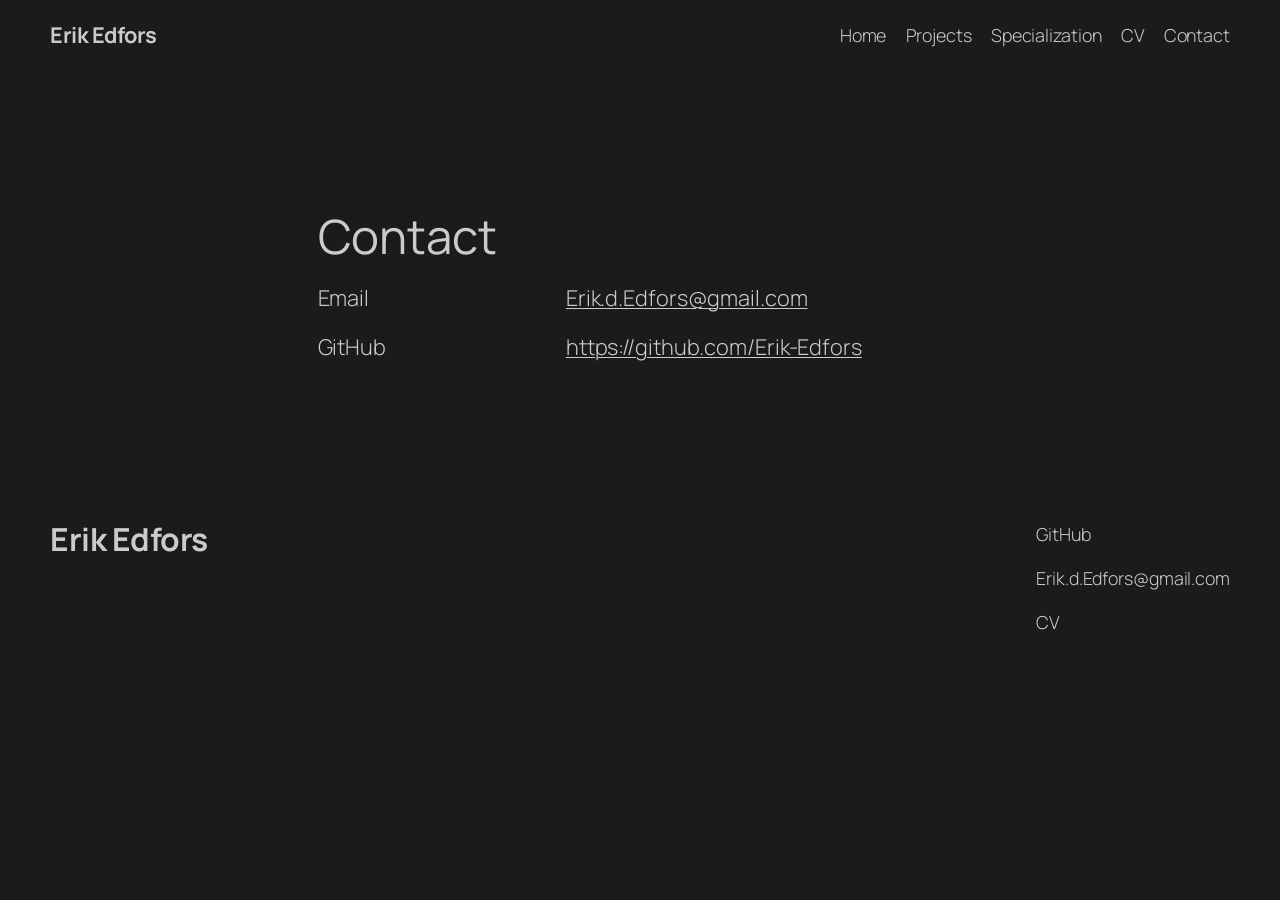
<file: contact/index.html>
<!DOCTYPE html>
<html lang="en-US">
<head><meta charset="UTF-8">
	
	<meta name="viewport" content="width=device-width, initial-scale=1">
<meta name="robots" content="max-image-preview:large">
<title>Contact – Erik Edfors</title>




<style id="wp-img-auto-sizes-contain-inline-css">
img:is([sizes=auto i],[sizes^="auto," i]){contain-intrinsic-size:3000px 1500px}
/*# sourceURL=wp-img-auto-sizes-contain-inline-css */
</style>
<style id="wp-block-site-title-inline-css">
.wp-block-site-title{box-sizing:border-box}.wp-block-site-title :where(a){color:inherit;font-family:inherit;font-size:inherit;font-style:inherit;font-weight:inherit;letter-spacing:inherit;line-height:inherit;text-decoration:inherit}
/*# sourceURL=/wp-includes/blocks/site-title/style.min.css */
</style>
<style id="wp-block-navigation-link-inline-css">
.wp-block-navigation .wp-block-navigation-item__label{overflow-wrap:break-word}.wp-block-navigation .wp-block-navigation-item__description{display:none}.link-ui-tools{outline:1px solid #f0f0f0;padding:8px}.link-ui-block-inserter{padding-top:8px}.link-ui-block-inserter__back{margin-left:8px;text-transform:uppercase}
/*# sourceURL=/wp-includes/blocks/navigation-link/style.min.css */
</style>
<style id="wp-block-navigation-inline-css">
.wp-block-navigation{position:relative}.wp-block-navigation ul{margin-bottom:0;margin-left:0;margin-top:0;padding-left:0}.wp-block-navigation ul,.wp-block-navigation ul li{list-style:none}.wp-block-navigation .wp-block-navigation-item{align-items:center;background-color:inherit;display:flex;position:relative}.wp-block-navigation .wp-block-navigation-item .wp-block-navigation__submenu-container:empty{display:none}.wp-block-navigation .wp-block-navigation-item__content{display:block;z-index:1}.wp-block-navigation .wp-block-navigation-item__content.wp-block-navigation-item__content{color:inherit}.wp-block-navigation.has-text-decoration-underline .wp-block-navigation-item__content,.wp-block-navigation.has-text-decoration-underline .wp-block-navigation-item__content:active,.wp-block-navigation.has-text-decoration-underline .wp-block-navigation-item__content:focus{text-decoration:underline}.wp-block-navigation.has-text-decoration-line-through .wp-block-navigation-item__content,.wp-block-navigation.has-text-decoration-line-through .wp-block-navigation-item__content:active,.wp-block-navigation.has-text-decoration-line-through .wp-block-navigation-item__content:focus{text-decoration:line-through}.wp-block-navigation :where(a),.wp-block-navigation :where(a:active),.wp-block-navigation :where(a:focus){text-decoration:none}.wp-block-navigation .wp-block-navigation__submenu-icon{align-self:center;background-color:inherit;border:none;color:currentColor;display:inline-block;font-size:inherit;height:.6em;line-height:0;margin-left:.25em;padding:0;width:.6em}.wp-block-navigation .wp-block-navigation__submenu-icon svg{stroke:currentColor;display:inline-block;height:inherit;margin-top:.075em;width:inherit}.wp-block-navigation{--navigation-layout-justification-setting:flex-start;--navigation-layout-direction:row;--navigation-layout-wrap:wrap;--navigation-layout-justify:flex-start;--navigation-layout-align:center}.wp-block-navigation.is-vertical{--navigation-layout-direction:column;--navigation-layout-justify:initial;--navigation-layout-align:flex-start}.wp-block-navigation.no-wrap{--navigation-layout-wrap:nowrap}.wp-block-navigation.items-justified-center{--navigation-layout-justification-setting:center;--navigation-layout-justify:center}.wp-block-navigation.items-justified-center.is-vertical{--navigation-layout-align:center}.wp-block-navigation.items-justified-right{--navigation-layout-justification-setting:flex-end;--navigation-layout-justify:flex-end}.wp-block-navigation.items-justified-right.is-vertical{--navigation-layout-align:flex-end}.wp-block-navigation.items-justified-space-between{--navigation-layout-justification-setting:space-between;--navigation-layout-justify:space-between}:where(.wp-block-navigation) ul li{padding:0}.wp-block-navigation .has-child .wp-block-navigation__submenu-container{align-items:normal;background-color:inherit;color:inherit;display:flex;flex-direction:column;opacity:0;position:absolute;z-index:2}@media not (prefers-reduced-motion){.wp-block-navigation .has-child .wp-block-navigation__submenu-container{transition:opacity .1s linear}}.wp-block-navigation .has-child .wp-block-navigation__submenu-container{height:0;overflow:hidden;visibility:hidden;width:0}.wp-block-navigation .has-child .wp-block-navigation__submenu-container>.wp-block-navigation-item>.wp-block-navigation-item__content{display:flex;flex-grow:1;padding:.5em 1em}.wp-block-navigation .has-child .wp-block-navigation__submenu-container>.wp-block-navigation-item>.wp-block-navigation-item__content .wp-block-navigation__submenu-icon{margin-left:auto;margin-right:0}.wp-block-navigation .has-child .wp-block-navigation__submenu-container .wp-block-navigation-item__content{margin:0}.wp-block-navigation .has-child .wp-block-navigation__submenu-container{left:-1px;top:100%}@media (min-width:782px){.wp-block-navigation .has-child .wp-block-navigation__submenu-container .wp-block-navigation__submenu-container{left:100%;top:-1px}.wp-block-navigation .has-child .wp-block-navigation__submenu-container .wp-block-navigation__submenu-container:before{background:transparent;content:"";display:block;height:100%;position:absolute;right:100%;width:.5em}.wp-block-navigation .has-child .wp-block-navigation__submenu-container .wp-block-navigation__submenu-icon{margin-right:.25em}.wp-block-navigation .has-child .wp-block-navigation__submenu-container .wp-block-navigation__submenu-icon svg{transform:rotate(-90deg)}}@media (hover:hover){.wp-block-navigation .has-child:not(.open-on-click):hover>.wp-block-navigation__submenu-container{height:auto;min-width:200px;opacity:1;overflow:visible;visibility:visible;width:auto}}.wp-block-navigation .has-child .wp-block-navigation-submenu__toggle[aria-expanded=true]~.wp-block-navigation__submenu-container,.wp-block-navigation .has-child:not(.open-on-click):not(.open-on-hover-click):focus-within>.wp-block-navigation__submenu-container{height:auto;min-width:200px;opacity:1;overflow:visible;visibility:visible;width:auto}.wp-block-navigation .has-child.open-always{align-items:var(--navigation-layout-align,initial);flex-direction:var(--navigation-layout-direction,initial);flex-wrap:var(--navigation-layout-wrap,wrap);gap:var(--wp--style--block-gap,2em)}.wp-block-navigation .has-child.open-always,.wp-block-navigation .has-child.open-always .wp-block-navigation-item{justify-content:var(--navigation-layout-justify,initial)}.wp-block-navigation .has-child.open-always .wp-block-navigation__submenu-container,.wp-block-navigation .has-child.open-always.wp-block-navigation-submenu{gap:var(--wp--style--block-gap,2em)}.wp-block-navigation .has-child.open-always .wp-block-navigation-item,.wp-block-navigation .has-child.open-always .wp-block-navigation__submenu-container,.wp-block-navigation .has-child.open-always.wp-block-navigation-submenu{padding-bottom:0;padding-top:0}.wp-block-navigation .has-child.open-always .wp-block-navigation__submenu-container{padding-left:var(--wp--style--block-gap,2em);padding-right:var(--wp--style--block-gap,2em)}.wp-block-navigation .has-child.open-always .wp-block-navigation__submenu-container .wp-block-navigation-item__content{padding:0}.wp-block-navigation .has-child.open-always .wp-block-navigation__submenu-container>.wp-block-navigation-item>.wp-block-navigation-item__content,.wp-block-navigation .has-child.open-always>.wp-block-navigation-item__content{flex-grow:0}.wp-block-navigation .has-child.open-always>.wp-block-navigation__submenu-container{background-color:transparent;border:none;color:inherit;flex-basis:100%;height:auto;opacity:1;overflow:visible;position:static;visibility:visible;width:auto}.wp-block-navigation.has-background .has-child .wp-block-navigation__submenu-container{left:0;top:100%}@media (min-width:782px){.wp-block-navigation.has-background .has-child .wp-block-navigation__submenu-container .wp-block-navigation__submenu-container{left:100%;top:0}}.wp-block-navigation-submenu{display:flex;position:relative}.wp-block-navigation-submenu .wp-block-navigation__submenu-icon svg{stroke:currentColor}button.wp-block-navigation-item__content{background-color:transparent;border:none;color:currentColor;font-family:inherit;font-size:inherit;font-style:inherit;font-weight:inherit;letter-spacing:inherit;line-height:inherit;text-align:left;text-transform:inherit}.wp-block-navigation-submenu__toggle{cursor:pointer}.wp-block-navigation-submenu__toggle[aria-expanded=true]+.wp-block-navigation__submenu-icon>svg,.wp-block-navigation-submenu__toggle[aria-expanded=true]>svg{transform:rotate(180deg)}.wp-block-navigation-item.open-on-click .wp-block-navigation-submenu__toggle{padding-left:0;padding-right:.85em}.wp-block-navigation-item.open-on-click .wp-block-navigation-submenu__toggle+.wp-block-navigation__submenu-icon{margin-left:-.6em;pointer-events:none}.wp-block-navigation-item.open-on-click button.wp-block-navigation-item__content:not(.wp-block-navigation-submenu__toggle){padding:0}.wp-block-navigation .wp-block-page-list,.wp-block-navigation__container,.wp-block-navigation__responsive-close,.wp-block-navigation__responsive-container,.wp-block-navigation__responsive-container-content,.wp-block-navigation__responsive-dialog{gap:inherit}:where(.wp-block-navigation.has-background .wp-block-navigation-item a:not(.wp-element-button)),:where(.wp-block-navigation.has-background .wp-block-navigation-submenu a:not(.wp-element-button)){padding:.5em 1em}:where(.wp-block-navigation .wp-block-navigation__submenu-container .wp-block-navigation-item a:not(.wp-element-button)),:where(.wp-block-navigation .wp-block-navigation__submenu-container .wp-block-navigation-submenu a:not(.wp-element-button)),:where(.wp-block-navigation .wp-block-navigation__submenu-container .wp-block-navigation-submenu button.wp-block-navigation-item__content),:where(.wp-block-navigation .wp-block-navigation__submenu-container .wp-block-pages-list__item button.wp-block-navigation-item__content){padding:.5em 1em}.wp-block-navigation.items-justified-right .wp-block-navigation__container .has-child .wp-block-navigation__submenu-container,.wp-block-navigation.items-justified-right .wp-block-page-list>.has-child .wp-block-navigation__submenu-container,.wp-block-navigation.items-justified-space-between .wp-block-page-list>.has-child:last-child .wp-block-navigation__submenu-container,.wp-block-navigation.items-justified-space-between>.wp-block-navigation__container>.has-child:last-child .wp-block-navigation__submenu-container{left:auto;right:0}.wp-block-navigation.items-justified-right .wp-block-navigation__container .has-child .wp-block-navigation__submenu-container .wp-block-navigation__submenu-container,.wp-block-navigation.items-justified-right .wp-block-page-list>.has-child .wp-block-navigation__submenu-container .wp-block-navigation__submenu-container,.wp-block-navigation.items-justified-space-between .wp-block-page-list>.has-child:last-child .wp-block-navigation__submenu-container .wp-block-navigation__submenu-container,.wp-block-navigation.items-justified-space-between>.wp-block-navigation__container>.has-child:last-child .wp-block-navigation__submenu-container .wp-block-navigation__submenu-container{left:-1px;right:-1px}@media (min-width:782px){.wp-block-navigation.items-justified-right .wp-block-navigation__container .has-child .wp-block-navigation__submenu-container .wp-block-navigation__submenu-container,.wp-block-navigation.items-justified-right .wp-block-page-list>.has-child .wp-block-navigation__submenu-container .wp-block-navigation__submenu-container,.wp-block-navigation.items-justified-space-between .wp-block-page-list>.has-child:last-child .wp-block-navigation__submenu-container .wp-block-navigation__submenu-container,.wp-block-navigation.items-justified-space-between>.wp-block-navigation__container>.has-child:last-child .wp-block-navigation__submenu-container .wp-block-navigation__submenu-container{left:auto;right:100%}}.wp-block-navigation:not(.has-background) .wp-block-navigation__submenu-container{background-color:#fff;border:1px solid rgba(0,0,0,.15)}.wp-block-navigation.has-background .wp-block-navigation__submenu-container{background-color:inherit}.wp-block-navigation:not(.has-text-color) .wp-block-navigation__submenu-container{color:#000}.wp-block-navigation__container{align-items:var(--navigation-layout-align,initial);display:flex;flex-direction:var(--navigation-layout-direction,initial);flex-wrap:var(--navigation-layout-wrap,wrap);justify-content:var(--navigation-layout-justify,initial);list-style:none;margin:0;padding-left:0}.wp-block-navigation__container .is-responsive{display:none}.wp-block-navigation__container:only-child,.wp-block-page-list:only-child{flex-grow:1}@keyframes overlay-menu__fade-in-animation{0%{opacity:0;transform:translateY(.5em)}to{opacity:1;transform:translateY(0)}}.wp-block-navigation__responsive-container{bottom:0;display:none;left:0;position:fixed;right:0;top:0}.wp-block-navigation__responsive-container :where(.wp-block-navigation-item a){color:inherit}.wp-block-navigation__responsive-container .wp-block-navigation__responsive-container-content{align-items:var(--navigation-layout-align,initial);display:flex;flex-direction:var(--navigation-layout-direction,initial);flex-wrap:var(--navigation-layout-wrap,wrap);justify-content:var(--navigation-layout-justify,initial)}.wp-block-navigation__responsive-container:not(.is-menu-open.is-menu-open){background-color:inherit!important;color:inherit!important}.wp-block-navigation__responsive-container.is-menu-open{background-color:inherit;display:flex;flex-direction:column}@media not (prefers-reduced-motion){.wp-block-navigation__responsive-container.is-menu-open{animation:overlay-menu__fade-in-animation .1s ease-out;animation-fill-mode:forwards}}.wp-block-navigation__responsive-container.is-menu-open:not(.disable-default-overlay){padding:clamp(1rem,var(--wp--style--root--padding-top),20rem) clamp(1rem,var(--wp--style--root--padding-right),20rem) clamp(1rem,var(--wp--style--root--padding-bottom),20rem) clamp(1rem,var(--wp--style--root--padding-left),20rem)}.wp-block-navigation__responsive-container.is-menu-open{overflow:auto;z-index:100000}.wp-block-navigation__responsive-container.is-menu-open:not(.disable-default-overlay) .wp-block-navigation__responsive-container-content{padding-top:calc(2rem + 24px)}.wp-block-navigation__responsive-container.is-menu-open:where(:not(.disable-default-overlay)) .wp-block-navigation__responsive-container-content{align-items:var(--navigation-layout-justification-setting,inherit);display:flex;flex-direction:column;flex-wrap:nowrap;overflow:visible}.wp-block-navigation__responsive-container.is-menu-open:where(:not(.disable-default-overlay)) .wp-block-navigation__responsive-container-content,.wp-block-navigation__responsive-container.is-menu-open:where(:not(.disable-default-overlay)) .wp-block-navigation__responsive-container-content .wp-block-navigation__container,.wp-block-navigation__responsive-container.is-menu-open:where(:not(.disable-default-overlay)) .wp-block-navigation__responsive-container-content .wp-block-page-list{justify-content:flex-start}.wp-block-navigation__responsive-container.is-menu-open:where(:not(.disable-default-overlay)) .wp-block-navigation__responsive-container-content .wp-block-navigation__submenu-icon{display:none}.wp-block-navigation__responsive-container.is-menu-open:where(:not(.disable-default-overlay)) .wp-block-navigation__responsive-container-content .has-child .wp-block-navigation__submenu-container{border:none;height:auto;min-width:200px;opacity:1;overflow:initial;padding-left:2rem;padding-right:2rem;position:static;visibility:visible;width:auto}.wp-block-navigation__responsive-container.is-menu-open:where(:not(.disable-default-overlay)) .wp-block-navigation__responsive-container-content .wp-block-navigation__container,.wp-block-navigation__responsive-container.is-menu-open:where(:not(.disable-default-overlay)) .wp-block-navigation__responsive-container-content .wp-block-navigation__submenu-container{gap:inherit}.wp-block-navigation__responsive-container.is-menu-open:where(:not(.disable-default-overlay)) .wp-block-navigation__responsive-container-content .wp-block-navigation__submenu-container{padding-top:var(--wp--style--block-gap,2em)}.wp-block-navigation__responsive-container.is-menu-open:where(:not(.disable-default-overlay)) .wp-block-navigation__responsive-container-content .wp-block-navigation-item__content{padding:0}.wp-block-navigation__responsive-container.is-menu-open:where(:not(.disable-default-overlay)) .wp-block-navigation__responsive-container-content .wp-block-navigation-item,.wp-block-navigation__responsive-container.is-menu-open:where(:not(.disable-default-overlay)) .wp-block-navigation__responsive-container-content .wp-block-navigation__container,.wp-block-navigation__responsive-container.is-menu-open:where(:not(.disable-default-overlay)) .wp-block-navigation__responsive-container-content .wp-block-page-list{align-items:var(--navigation-layout-justification-setting,initial);display:flex;flex-direction:column}.wp-block-navigation__responsive-container.is-menu-open:where(:not(.disable-default-overlay)) .wp-block-navigation-item,.wp-block-navigation__responsive-container.is-menu-open:where(:not(.disable-default-overlay)) .wp-block-navigation-item .wp-block-navigation__submenu-container,.wp-block-navigation__responsive-container.is-menu-open:where(:not(.disable-default-overlay)) .wp-block-navigation__container,.wp-block-navigation__responsive-container.is-menu-open:where(:not(.disable-default-overlay)) .wp-block-page-list{background:transparent!important;color:inherit!important}.wp-block-navigation__responsive-container.is-menu-open:where(:not(.disable-default-overlay)) .wp-block-navigation__submenu-container.wp-block-navigation__submenu-container.wp-block-navigation__submenu-container.wp-block-navigation__submenu-container{left:auto;right:auto}.wp-block-navigation__responsive-container.disable-default-overlay .wp-block-navigation__overlay-container{display:none;width:100%}.wp-block-navigation__responsive-container.disable-default-overlay .wp-block-navigation__responsive-close{max-width:none}.wp-block-navigation__responsive-container.disable-default-overlay.is-menu-open .wp-block-navigation__responsive-container-content>:not(.wp-block-navigation__overlay-container){display:none}.wp-block-navigation__responsive-container.disable-default-overlay.is-menu-open .wp-block-navigation__responsive-container-content .wp-block-navigation__overlay-container{display:block}.wp-block-navigation__responsive-container.disable-default-overlay.is-menu-open .wp-block-navigation__responsive-container-content .wp-block-navigation__overlay-container .wp-block-navigation__submenu-container{left:0;right:auto}@media (min-width:600px){.wp-block-navigation__responsive-container:not(.hidden-by-default):not(.is-menu-open){background-color:inherit;display:block;position:relative;width:100%;z-index:auto}.wp-block-navigation__responsive-container:not(.hidden-by-default):not(.is-menu-open) .wp-block-navigation__responsive-container-close{display:none}.wp-block-navigation__responsive-container.is-menu-open .wp-block-navigation__submenu-container.wp-block-navigation__submenu-container.wp-block-navigation__submenu-container.wp-block-navigation__submenu-container{left:0}}.wp-block-navigation:not(.has-background) .wp-block-navigation__responsive-container.is-menu-open:not(.disable-default-overlay){background-color:#fff}.wp-block-navigation:not(.has-text-color) .wp-block-navigation__responsive-container.is-menu-open:not(.disable-default-overlay){color:#000}.wp-block-navigation__toggle_button_label{font-size:1rem;font-weight:700}.wp-block-navigation__responsive-container-close,.wp-block-navigation__responsive-container-open{background:transparent;border:none;color:currentColor;cursor:pointer;margin:0;padding:0;text-transform:inherit;vertical-align:middle}.wp-block-navigation__responsive-container-close svg,.wp-block-navigation__responsive-container-open svg{fill:currentColor;display:block;height:24px;pointer-events:none;width:24px}.wp-block-navigation__responsive-container-open{display:flex}.wp-block-navigation__responsive-container-open.wp-block-navigation__responsive-container-open.wp-block-navigation__responsive-container-open{font-family:inherit;font-size:inherit;font-weight:inherit}@media (min-width:600px){.wp-block-navigation__responsive-container-open:not(.always-shown){display:none}}.wp-block-navigation__responsive-container-close{position:absolute;right:0;top:0;z-index:2}.wp-block-navigation__responsive-container-close.wp-block-navigation__responsive-container-close.wp-block-navigation__responsive-container-close{font-family:inherit;font-size:inherit;font-weight:inherit}.disable-default-overlay .wp-block-navigation__responsive-container-close{right:clamp(1rem,var(--wp--style--root--padding-left),20rem);top:clamp(1rem,var(--wp--style--root--padding-left),20rem)}.wp-block-navigation__responsive-close{width:100%}.has-modal-open .wp-block-navigation__responsive-close{margin-left:auto;margin-right:auto;max-width:var(--wp--style--global--wide-size,100%)}.wp-block-navigation__responsive-close:focus{outline:none}.is-menu-open .wp-block-navigation__responsive-close,.is-menu-open .wp-block-navigation__responsive-container-content,.is-menu-open .wp-block-navigation__responsive-dialog{box-sizing:border-box}.wp-block-navigation__responsive-dialog{position:relative}.has-modal-open .admin-bar .is-menu-open:where(:not(.disable-default-overlay)) .wp-block-navigation__responsive-dialog{margin-top:46px}@media (min-width:782px){.has-modal-open .admin-bar .is-menu-open:where(:not(.disable-default-overlay)) .wp-block-navigation__responsive-dialog{margin-top:32px}}html.has-modal-open{overflow:hidden}
/*# sourceURL=/wp-includes/blocks/navigation/style.min.css */
</style>
<style id="wp-block-group-inline-css">
.wp-block-group{box-sizing:border-box}:where(.wp-block-group.wp-block-group-is-layout-constrained){position:relative}
/*# sourceURL=/wp-includes/blocks/group/style.min.css */
</style>
<style id="wp-block-post-title-inline-css">
.wp-block-post-title{box-sizing:border-box;word-break:break-word}.wp-block-post-title :where(a){display:inline-block;font-family:inherit;font-size:inherit;font-style:inherit;font-weight:inherit;letter-spacing:inherit;line-height:inherit;text-decoration:inherit}
/*# sourceURL=/wp-includes/blocks/post-title/style.min.css */
</style>
<style id="wp-block-paragraph-inline-css">
.is-small-text{font-size:.875em}.is-regular-text{font-size:1em}.is-large-text{font-size:2.25em}.is-larger-text{font-size:3em}.has-drop-cap:not(:focus):first-letter{float:left;font-size:8.4em;font-style:normal;font-weight:100;line-height:.68;margin:.05em .1em 0 0;text-transform:uppercase}body.rtl .has-drop-cap:not(:focus):first-letter{float:none;margin-left:.1em}p.has-drop-cap.has-background{overflow:hidden}:root :where(p.has-background){padding:1.25em 2.375em}:where(p.has-text-color:not(.has-link-color)) a{color:inherit}p.has-text-align-left[style*="writing-mode:vertical-lr"],p.has-text-align-right[style*="writing-mode:vertical-rl"]{rotate:180deg}
/*# sourceURL=/wp-includes/blocks/paragraph/style.min.css */
</style>
<style id="wp-block-columns-inline-css">
.wp-block-columns{box-sizing:border-box;display:flex;flex-wrap:wrap!important}@media (min-width:782px){.wp-block-columns{flex-wrap:nowrap!important}}.wp-block-columns{align-items:normal!important}.wp-block-columns.are-vertically-aligned-top{align-items:flex-start}.wp-block-columns.are-vertically-aligned-center{align-items:center}.wp-block-columns.are-vertically-aligned-bottom{align-items:flex-end}@media (max-width:781px){.wp-block-columns:not(.is-not-stacked-on-mobile)>.wp-block-column{flex-basis:100%!important}}@media (min-width:782px){.wp-block-columns:not(.is-not-stacked-on-mobile)>.wp-block-column{flex-basis:0;flex-grow:1}.wp-block-columns:not(.is-not-stacked-on-mobile)>.wp-block-column[style*=flex-basis]{flex-grow:0}}.wp-block-columns.is-not-stacked-on-mobile{flex-wrap:nowrap!important}.wp-block-columns.is-not-stacked-on-mobile>.wp-block-column{flex-basis:0;flex-grow:1}.wp-block-columns.is-not-stacked-on-mobile>.wp-block-column[style*=flex-basis]{flex-grow:0}:where(.wp-block-columns){margin-bottom:1.75em}:where(.wp-block-columns.has-background){padding:1.25em 2.375em}.wp-block-column{flex-grow:1;min-width:0;overflow-wrap:break-word;word-break:break-word}.wp-block-column.is-vertically-aligned-top{align-self:flex-start}.wp-block-column.is-vertically-aligned-center{align-self:center}.wp-block-column.is-vertically-aligned-bottom{align-self:flex-end}.wp-block-column.is-vertically-aligned-stretch{align-self:stretch}.wp-block-column.is-vertically-aligned-bottom,.wp-block-column.is-vertically-aligned-center,.wp-block-column.is-vertically-aligned-top{width:100%}
/*# sourceURL=/wp-includes/blocks/columns/style.min.css */
</style>
<style id="wp-block-post-content-inline-css">
.wp-block-post-content{display:flow-root}
/*# sourceURL=/wp-includes/blocks/post-content/style.min.css */
</style>
<style id="wp-block-spacer-inline-css">
.wp-block-spacer{clear:both}
/*# sourceURL=/wp-includes/blocks/spacer/style.min.css */
</style>
<style id="wp-emoji-styles-inline-css">

	img.wp-smiley, img.emoji {
		display: inline !important;
		border: none !important;
		box-shadow: none !important;
		height: 1em !important;
		width: 1em !important;
		margin: 0 0.07em !important;
		vertical-align: -0.1em !important;
		background: none !important;
		padding: 0 !important;
	}
/*# sourceURL=wp-emoji-styles-inline-css */
</style>
<style id="wp-block-library-inline-css">
:root{--wp-block-synced-color:#7a00df;--wp-block-synced-color--rgb:122,0,223;--wp-bound-block-color:var(--wp-block-synced-color);--wp-editor-canvas-background:#ddd;--wp-admin-theme-color:#007cba;--wp-admin-theme-color--rgb:0,124,186;--wp-admin-theme-color-darker-10:#006ba1;--wp-admin-theme-color-darker-10--rgb:0,107,160.5;--wp-admin-theme-color-darker-20:#005a87;--wp-admin-theme-color-darker-20--rgb:0,90,135;--wp-admin-border-width-focus:2px}@media (min-resolution:192dpi){:root{--wp-admin-border-width-focus:1.5px}}.wp-element-button{cursor:pointer}:root .has-very-light-gray-background-color{background-color:#eee}:root .has-very-dark-gray-background-color{background-color:#313131}:root .has-very-light-gray-color{color:#eee}:root .has-very-dark-gray-color{color:#313131}:root .has-vivid-green-cyan-to-vivid-cyan-blue-gradient-background{background:linear-gradient(135deg,#00d084,#0693e3)}:root .has-purple-crush-gradient-background{background:linear-gradient(135deg,#34e2e4,#4721fb 50%,#ab1dfe)}:root .has-hazy-dawn-gradient-background{background:linear-gradient(135deg,#faaca8,#dad0ec)}:root .has-subdued-olive-gradient-background{background:linear-gradient(135deg,#fafae1,#67a671)}:root .has-atomic-cream-gradient-background{background:linear-gradient(135deg,#fdd79a,#004a59)}:root .has-nightshade-gradient-background{background:linear-gradient(135deg,#330968,#31cdcf)}:root .has-midnight-gradient-background{background:linear-gradient(135deg,#020381,#2874fc)}:root{--wp--preset--font-size--normal:16px;--wp--preset--font-size--huge:42px}.has-regular-font-size{font-size:1em}.has-larger-font-size{font-size:2.625em}.has-normal-font-size{font-size:var(--wp--preset--font-size--normal)}.has-huge-font-size{font-size:var(--wp--preset--font-size--huge)}:root .has-text-align-center{text-align:center}:root .has-text-align-left{text-align:left}:root .has-text-align-right{text-align:right}.has-fit-text{white-space:nowrap!important}#end-resizable-editor-section{display:none}.aligncenter{clear:both}.items-justified-left{justify-content:flex-start}.items-justified-center{justify-content:center}.items-justified-right{justify-content:flex-end}.items-justified-space-between{justify-content:space-between}.screen-reader-text{word-wrap:normal!important;border:0;clip-path:inset(50%);height:1px;margin:-1px;overflow:hidden;padding:0;position:absolute;width:1px;word-break:normal!important}.screen-reader-text:focus{background-color:#ddd;clip-path:none;color:#444;display:block;font-size:1em;height:auto;left:5px;line-height:normal;padding:15px 23px 14px;text-decoration:none;top:5px;width:auto;z-index:100000}html :where(.has-border-color){border-style:solid}html :where([style^=border-color],[style*=";border-color"],[style*="; border-color"]){border-style:solid}html :where([style^=border-top-color],[style*=";border-top-color"],[style*="; border-top-color"]){border-top-style:solid}html :where([style^=border-right-color],[style*=";border-right-color"],[style*="; border-right-color"]){border-right-style:solid}html :where([style^=border-bottom-color],[style*=";border-bottom-color"],[style*="; border-bottom-color"]){border-bottom-style:solid}html :where([style^=border-left-color],[style*=";border-left-color"],[style*="; border-left-color"]){border-left-style:solid}html :where([style^=border-width],[style*=";border-width"],[style*="; border-width"]){border-style:solid}html :where([style^=border-top-width],[style*=";border-top-width"],[style*="; border-top-width"]){border-top-style:solid}html :where([style^=border-right-width],[style*=";border-right-width"],[style*="; border-right-width"]){border-right-style:solid}html :where([style^=border-bottom-width],[style*=";border-bottom-width"],[style*="; border-bottom-width"]){border-bottom-style:solid}html :where([style^=border-left-width],[style*=";border-left-width"],[style*="; border-left-width"]){border-left-style:solid}html :where(img[class*=wp-image-]){height:auto;max-width:100%}:where(figure){margin:0 0 1em}html :where(.is-position-sticky){--wp-admin--admin-bar--position-offset:var(--wp-admin--admin-bar--height,0px)}@media screen and (max-width:600px){html :where(.is-position-sticky){--wp-admin--admin-bar--position-offset:0px}}
/*# sourceURL=/wp-includes/css/dist/block-library/common.min.css */
</style>
<style id="global-styles-inline-css">
:root{--wp--preset--aspect-ratio--square: 1;--wp--preset--aspect-ratio--4-3: 4/3;--wp--preset--aspect-ratio--3-4: 3/4;--wp--preset--aspect-ratio--3-2: 3/2;--wp--preset--aspect-ratio--2-3: 2/3;--wp--preset--aspect-ratio--16-9: 16/9;--wp--preset--aspect-ratio--9-16: 9/16;--wp--preset--color--black: #000000;--wp--preset--color--cyan-bluish-gray: #abb8c3;--wp--preset--color--white: #ffffff;--wp--preset--color--pale-pink: #f78da7;--wp--preset--color--vivid-red: #cf2e2e;--wp--preset--color--luminous-vivid-orange: #ff6900;--wp--preset--color--luminous-vivid-amber: #fcb900;--wp--preset--color--light-green-cyan: #7bdcb5;--wp--preset--color--vivid-green-cyan: #00d084;--wp--preset--color--pale-cyan-blue: #8ed1fc;--wp--preset--color--vivid-cyan-blue: #0693e3;--wp--preset--color--vivid-purple: #9b51e0;--wp--preset--color--base: #1B1B1B;--wp--preset--color--contrast: #F0F0F0;--wp--preset--color--accent-1: #786D0A;--wp--preset--color--accent-2: #442369;--wp--preset--color--accent-3: #D1D0EA;--wp--preset--color--accent-4: #CBCBCB;--wp--preset--color--accent-5: #353535;--wp--preset--color--accent-6: #FFFFFF33;--wp--preset--gradient--vivid-cyan-blue-to-vivid-purple: linear-gradient(135deg,rgb(6,147,227) 0%,rgb(155,81,224) 100%);--wp--preset--gradient--light-green-cyan-to-vivid-green-cyan: linear-gradient(135deg,rgb(122,220,180) 0%,rgb(0,208,130) 100%);--wp--preset--gradient--luminous-vivid-amber-to-luminous-vivid-orange: linear-gradient(135deg,rgb(252,185,0) 0%,rgb(255,105,0) 100%);--wp--preset--gradient--luminous-vivid-orange-to-vivid-red: linear-gradient(135deg,rgb(255,105,0) 0%,rgb(207,46,46) 100%);--wp--preset--gradient--very-light-gray-to-cyan-bluish-gray: linear-gradient(135deg,rgb(238,238,238) 0%,rgb(169,184,195) 100%);--wp--preset--gradient--cool-to-warm-spectrum: linear-gradient(135deg,rgb(74,234,220) 0%,rgb(151,120,209) 20%,rgb(207,42,186) 40%,rgb(238,44,130) 60%,rgb(251,105,98) 80%,rgb(254,248,76) 100%);--wp--preset--gradient--blush-light-purple: linear-gradient(135deg,rgb(255,206,236) 0%,rgb(152,150,240) 100%);--wp--preset--gradient--blush-bordeaux: linear-gradient(135deg,rgb(254,205,165) 0%,rgb(254,45,45) 50%,rgb(107,0,62) 100%);--wp--preset--gradient--luminous-dusk: linear-gradient(135deg,rgb(255,203,112) 0%,rgb(199,81,192) 50%,rgb(65,88,208) 100%);--wp--preset--gradient--pale-ocean: linear-gradient(135deg,rgb(255,245,203) 0%,rgb(182,227,212) 50%,rgb(51,167,181) 100%);--wp--preset--gradient--electric-grass: linear-gradient(135deg,rgb(202,248,128) 0%,rgb(113,206,126) 100%);--wp--preset--gradient--midnight: linear-gradient(135deg,rgb(2,3,129) 0%,rgb(40,116,252) 100%);--wp--preset--font-size--small: 0.875rem;--wp--preset--font-size--medium: clamp(1rem, 1rem + ((1vw - 0.2rem) * 0.196), 1.125rem);--wp--preset--font-size--large: clamp(1.125rem, 1.125rem + ((1vw - 0.2rem) * 0.392), 1.375rem);--wp--preset--font-size--x-large: clamp(1.75rem, 1.75rem + ((1vw - 0.2rem) * 0.392), 2rem);--wp--preset--font-size--xx-large: clamp(2.15rem, 2.15rem + ((1vw - 0.2rem) * 1.333), 3rem);--wp--preset--font-family--manrope: Manrope, sans-serif;--wp--preset--font-family--fira-code: "Fira Code", monospace;--wp--preset--spacing--20: 10px;--wp--preset--spacing--30: 20px;--wp--preset--spacing--40: 30px;--wp--preset--spacing--50: clamp(30px, 5vw, 50px);--wp--preset--spacing--60: clamp(30px, 7vw, 70px);--wp--preset--spacing--70: clamp(50px, 7vw, 90px);--wp--preset--spacing--80: clamp(70px, 10vw, 140px);--wp--preset--shadow--natural: 6px 6px 9px rgba(0, 0, 0, 0.2);--wp--preset--shadow--deep: 12px 12px 50px rgba(0, 0, 0, 0.4);--wp--preset--shadow--sharp: 6px 6px 0px rgba(0, 0, 0, 0.2);--wp--preset--shadow--outlined: 6px 6px 0px -3px rgb(255, 255, 255), 6px 6px rgb(0, 0, 0);--wp--preset--shadow--crisp: 6px 6px 0px rgb(0, 0, 0);}.wp-block-button{--wp--preset--dimension--25: 25%;--wp--preset--dimension--50: 50%;--wp--preset--dimension--75: 75%;--wp--preset--dimension--100: 100%;}:root { --wp--style--global--content-size: 645px;--wp--style--global--wide-size: 1340px; }:where(body) { margin: 0; }.wp-site-blocks { padding-top: var(--wp--style--root--padding-top); padding-bottom: var(--wp--style--root--padding-bottom); }.has-global-padding { padding-right: var(--wp--style--root--padding-right); padding-left: var(--wp--style--root--padding-left); }.has-global-padding > .alignfull { margin-right: calc(var(--wp--style--root--padding-right) * -1); margin-left: calc(var(--wp--style--root--padding-left) * -1); }.has-global-padding :where(:not(.alignfull.is-layout-flow) > .has-global-padding:not(.wp-block-block, .alignfull)) { padding-right: 0; padding-left: 0; }.has-global-padding :where(:not(.alignfull.is-layout-flow) > .has-global-padding:not(.wp-block-block, .alignfull)) > .alignfull { margin-left: 0; margin-right: 0; }.wp-site-blocks > .alignleft { float: left; margin-right: 2em; }.wp-site-blocks > .alignright { float: right; margin-left: 2em; }.wp-site-blocks > .aligncenter { justify-content: center; margin-left: auto; margin-right: auto; }:where(.wp-site-blocks) > * { margin-block-start: 1.2rem; margin-block-end: 0; }:where(.wp-site-blocks) > :first-child { margin-block-start: 0; }:where(.wp-site-blocks) > :last-child { margin-block-end: 0; }:root { --wp--style--block-gap: 1.2rem; }:root :where(.is-layout-flow) > :first-child{margin-block-start: 0;}:root :where(.is-layout-flow) > :last-child{margin-block-end: 0;}:root :where(.is-layout-flow) > *{margin-block-start: 1.2rem;margin-block-end: 0;}:root :where(.is-layout-constrained) > :first-child{margin-block-start: 0;}:root :where(.is-layout-constrained) > :last-child{margin-block-end: 0;}:root :where(.is-layout-constrained) > *{margin-block-start: 1.2rem;margin-block-end: 0;}:root :where(.is-layout-flex){gap: 1.2rem;}:root :where(.is-layout-grid){gap: 1.2rem;}.is-layout-flow > .alignleft{float: left;margin-inline-start: 0;margin-inline-end: 2em;}.is-layout-flow > .alignright{float: right;margin-inline-start: 2em;margin-inline-end: 0;}.is-layout-flow > .aligncenter{margin-left: auto !important;margin-right: auto !important;}.is-layout-constrained > .alignleft{float: left;margin-inline-start: 0;margin-inline-end: 2em;}.is-layout-constrained > .alignright{float: right;margin-inline-start: 2em;margin-inline-end: 0;}.is-layout-constrained > .aligncenter{margin-left: auto !important;margin-right: auto !important;}.is-layout-constrained > :where(:not(.alignleft):not(.alignright):not(.alignfull)){max-width: var(--wp--style--global--content-size);margin-left: auto !important;margin-right: auto !important;}.is-layout-constrained > .alignwide{max-width: var(--wp--style--global--wide-size);}body .is-layout-flex{display: flex;}.is-layout-flex{flex-wrap: wrap;align-items: center;}.is-layout-flex > :is(*, div){margin: 0;}body .is-layout-grid{display: grid;}.is-layout-grid > :is(*, div){margin: 0;}body{background-color: var(--wp--preset--color--base);color: var(--wp--preset--color--accent-4);font-family: var(--wp--preset--font-family--manrope);font-size: var(--wp--preset--font-size--large);font-weight: 300;letter-spacing: -0.1px;line-height: 1.4;--wp--style--root--padding-top: 0px;--wp--style--root--padding-right: var(--wp--preset--spacing--50);--wp--style--root--padding-bottom: 0px;--wp--style--root--padding-left: var(--wp--preset--spacing--50);}a:where(:not(.wp-element-button)){color: currentColor;}:root :where(a:where(:not(.wp-element-button)):hover){text-decoration: none;}h1, h2, h3, h4, h5, h6{font-weight: 400;letter-spacing: -0.1px;line-height: 1.125;}h1{font-size: var(--wp--preset--font-size--xx-large);}h2{font-size: var(--wp--preset--font-size--x-large);}h3{font-size: var(--wp--preset--font-size--large);}h4{font-size: var(--wp--preset--font-size--medium);}h5{font-size: var(--wp--preset--font-size--small);letter-spacing: 0.5px;}h6{font-size: var(--wp--preset--font-size--small);font-weight: 700;letter-spacing: 1.4px;text-transform: uppercase;}:root :where(.wp-element-button, .wp-block-button__link){background-color: var(--wp--preset--color--contrast);border-width: 0;color: var(--wp--preset--color--base);font-family: inherit;font-size: var(--wp--preset--font-size--medium);font-style: inherit;font-weight: inherit;letter-spacing: inherit;line-height: inherit;padding-top: 1rem;padding-right: 2.25rem;padding-bottom: 1rem;padding-left: 2.25rem;text-decoration: none;text-transform: inherit;}:root :where(.wp-element-button:hover, .wp-block-button__link:hover){background-color: color-mix(in srgb, var(--wp--preset--color--contrast) 85%, transparent);border-color: transparent;color: var(--wp--preset--color--base);}:root :where(.wp-element-button:focus, .wp-block-button__link:focus){outline-color: var(--wp--preset--color--accent-4);outline-offset: 2px;}:root :where(.wp-element-caption, .wp-block-audio figcaption, .wp-block-embed figcaption, .wp-block-gallery figcaption, .wp-block-image figcaption, .wp-block-table figcaption, .wp-block-video figcaption){font-size: var(--wp--preset--font-size--small);line-height: 1.4;}.has-black-color{color: var(--wp--preset--color--black) !important;}.has-cyan-bluish-gray-color{color: var(--wp--preset--color--cyan-bluish-gray) !important;}.has-white-color{color: var(--wp--preset--color--white) !important;}.has-pale-pink-color{color: var(--wp--preset--color--pale-pink) !important;}.has-vivid-red-color{color: var(--wp--preset--color--vivid-red) !important;}.has-luminous-vivid-orange-color{color: var(--wp--preset--color--luminous-vivid-orange) !important;}.has-luminous-vivid-amber-color{color: var(--wp--preset--color--luminous-vivid-amber) !important;}.has-light-green-cyan-color{color: var(--wp--preset--color--light-green-cyan) !important;}.has-vivid-green-cyan-color{color: var(--wp--preset--color--vivid-green-cyan) !important;}.has-pale-cyan-blue-color{color: var(--wp--preset--color--pale-cyan-blue) !important;}.has-vivid-cyan-blue-color{color: var(--wp--preset--color--vivid-cyan-blue) !important;}.has-vivid-purple-color{color: var(--wp--preset--color--vivid-purple) !important;}.has-base-color{color: var(--wp--preset--color--base) !important;}.has-contrast-color{color: var(--wp--preset--color--contrast) !important;}.has-accent-1-color{color: var(--wp--preset--color--accent-1) !important;}.has-accent-2-color{color: var(--wp--preset--color--accent-2) !important;}.has-accent-3-color{color: var(--wp--preset--color--accent-3) !important;}.has-accent-4-color{color: var(--wp--preset--color--accent-4) !important;}.has-accent-5-color{color: var(--wp--preset--color--accent-5) !important;}.has-accent-6-color{color: var(--wp--preset--color--accent-6) !important;}.has-black-background-color{background-color: var(--wp--preset--color--black) !important;}.has-cyan-bluish-gray-background-color{background-color: var(--wp--preset--color--cyan-bluish-gray) !important;}.has-white-background-color{background-color: var(--wp--preset--color--white) !important;}.has-pale-pink-background-color{background-color: var(--wp--preset--color--pale-pink) !important;}.has-vivid-red-background-color{background-color: var(--wp--preset--color--vivid-red) !important;}.has-luminous-vivid-orange-background-color{background-color: var(--wp--preset--color--luminous-vivid-orange) !important;}.has-luminous-vivid-amber-background-color{background-color: var(--wp--preset--color--luminous-vivid-amber) !important;}.has-light-green-cyan-background-color{background-color: var(--wp--preset--color--light-green-cyan) !important;}.has-vivid-green-cyan-background-color{background-color: var(--wp--preset--color--vivid-green-cyan) !important;}.has-pale-cyan-blue-background-color{background-color: var(--wp--preset--color--pale-cyan-blue) !important;}.has-vivid-cyan-blue-background-color{background-color: var(--wp--preset--color--vivid-cyan-blue) !important;}.has-vivid-purple-background-color{background-color: var(--wp--preset--color--vivid-purple) !important;}.has-base-background-color{background-color: var(--wp--preset--color--base) !important;}.has-contrast-background-color{background-color: var(--wp--preset--color--contrast) !important;}.has-accent-1-background-color{background-color: var(--wp--preset--color--accent-1) !important;}.has-accent-2-background-color{background-color: var(--wp--preset--color--accent-2) !important;}.has-accent-3-background-color{background-color: var(--wp--preset--color--accent-3) !important;}.has-accent-4-background-color{background-color: var(--wp--preset--color--accent-4) !important;}.has-accent-5-background-color{background-color: var(--wp--preset--color--accent-5) !important;}.has-accent-6-background-color{background-color: var(--wp--preset--color--accent-6) !important;}.has-black-border-color{border-color: var(--wp--preset--color--black) !important;}.has-cyan-bluish-gray-border-color{border-color: var(--wp--preset--color--cyan-bluish-gray) !important;}.has-white-border-color{border-color: var(--wp--preset--color--white) !important;}.has-pale-pink-border-color{border-color: var(--wp--preset--color--pale-pink) !important;}.has-vivid-red-border-color{border-color: var(--wp--preset--color--vivid-red) !important;}.has-luminous-vivid-orange-border-color{border-color: var(--wp--preset--color--luminous-vivid-orange) !important;}.has-luminous-vivid-amber-border-color{border-color: var(--wp--preset--color--luminous-vivid-amber) !important;}.has-light-green-cyan-border-color{border-color: var(--wp--preset--color--light-green-cyan) !important;}.has-vivid-green-cyan-border-color{border-color: var(--wp--preset--color--vivid-green-cyan) !important;}.has-pale-cyan-blue-border-color{border-color: var(--wp--preset--color--pale-cyan-blue) !important;}.has-vivid-cyan-blue-border-color{border-color: var(--wp--preset--color--vivid-cyan-blue) !important;}.has-vivid-purple-border-color{border-color: var(--wp--preset--color--vivid-purple) !important;}.has-base-border-color{border-color: var(--wp--preset--color--base) !important;}.has-contrast-border-color{border-color: var(--wp--preset--color--contrast) !important;}.has-accent-1-border-color{border-color: var(--wp--preset--color--accent-1) !important;}.has-accent-2-border-color{border-color: var(--wp--preset--color--accent-2) !important;}.has-accent-3-border-color{border-color: var(--wp--preset--color--accent-3) !important;}.has-accent-4-border-color{border-color: var(--wp--preset--color--accent-4) !important;}.has-accent-5-border-color{border-color: var(--wp--preset--color--accent-5) !important;}.has-accent-6-border-color{border-color: var(--wp--preset--color--accent-6) !important;}.has-vivid-cyan-blue-to-vivid-purple-gradient-background{background: var(--wp--preset--gradient--vivid-cyan-blue-to-vivid-purple) !important;}.has-light-green-cyan-to-vivid-green-cyan-gradient-background{background: var(--wp--preset--gradient--light-green-cyan-to-vivid-green-cyan) !important;}.has-luminous-vivid-amber-to-luminous-vivid-orange-gradient-background{background: var(--wp--preset--gradient--luminous-vivid-amber-to-luminous-vivid-orange) !important;}.has-luminous-vivid-orange-to-vivid-red-gradient-background{background: var(--wp--preset--gradient--luminous-vivid-orange-to-vivid-red) !important;}.has-very-light-gray-to-cyan-bluish-gray-gradient-background{background: var(--wp--preset--gradient--very-light-gray-to-cyan-bluish-gray) !important;}.has-cool-to-warm-spectrum-gradient-background{background: var(--wp--preset--gradient--cool-to-warm-spectrum) !important;}.has-blush-light-purple-gradient-background{background: var(--wp--preset--gradient--blush-light-purple) !important;}.has-blush-bordeaux-gradient-background{background: var(--wp--preset--gradient--blush-bordeaux) !important;}.has-luminous-dusk-gradient-background{background: var(--wp--preset--gradient--luminous-dusk) !important;}.has-pale-ocean-gradient-background{background: var(--wp--preset--gradient--pale-ocean) !important;}.has-electric-grass-gradient-background{background: var(--wp--preset--gradient--electric-grass) !important;}.has-midnight-gradient-background{background: var(--wp--preset--gradient--midnight) !important;}.has-small-font-size{font-size: var(--wp--preset--font-size--small) !important;}.has-medium-font-size{font-size: var(--wp--preset--font-size--medium) !important;}.has-large-font-size{font-size: var(--wp--preset--font-size--large) !important;}.has-x-large-font-size{font-size: var(--wp--preset--font-size--x-large) !important;}.has-xx-large-font-size{font-size: var(--wp--preset--font-size--xx-large) !important;}.has-manrope-font-family{font-family: var(--wp--preset--font-family--manrope) !important;}.has-fira-code-font-family{font-family: var(--wp--preset--font-family--fira-code) !important;}
:root :where(.wp-block-columns-is-layout-flow) > :first-child{margin-block-start: 0;}:root :where(.wp-block-columns-is-layout-flow) > :last-child{margin-block-end: 0;}:root :where(.wp-block-columns-is-layout-flow) > *{margin-block-start: var(--wp--preset--spacing--50);margin-block-end: 0;}:root :where(.wp-block-columns-is-layout-constrained) > :first-child{margin-block-start: 0;}:root :where(.wp-block-columns-is-layout-constrained) > :last-child{margin-block-end: 0;}:root :where(.wp-block-columns-is-layout-constrained) > *{margin-block-start: var(--wp--preset--spacing--50);margin-block-end: 0;}:root :where(.wp-block-columns-is-layout-flex){gap: var(--wp--preset--spacing--50);}:root :where(.wp-block-columns-is-layout-grid){gap: var(--wp--preset--spacing--50);}
:root :where(.wp-block-post-title a:where(:not(.wp-element-button))){text-decoration: none;}
:root :where(.wp-block-post-title a:where(:not(.wp-element-button)):hover){text-decoration: underline;}
:root :where(.wp-block-site-title){font-weight: 700;letter-spacing: -.5px;}
:root :where(.wp-block-site-title a:where(:not(.wp-element-button))){text-decoration: none;}
:root :where(.wp-block-site-title a:where(:not(.wp-element-button)):hover){text-decoration: underline;}
:root :where(.wp-block-navigation){font-size: var(--wp--preset--font-size--medium);}
:root :where(.wp-block-navigation a:where(:not(.wp-element-button))){text-decoration: none;}
:root :where(.wp-block-navigation a:where(:not(.wp-element-button)):hover){text-decoration: underline;}
/*# sourceURL=global-styles-inline-css */
</style>
<style id="core-block-supports-inline-css">
.wp-container-core-navigation-is-layout-6e943505{justify-content:flex-end;}.wp-container-core-group-is-layout-fbffc046{flex-wrap:nowrap;gap:var(--wp--preset--spacing--10);justify-content:flex-end;}.wp-container-core-group-is-layout-ec1e7a1e{flex-wrap:nowrap;justify-content:space-between;}.wp-container-core-columns-is-layout-794e3cfa{flex-wrap:nowrap;}.wp-container-core-navigation-is-layout-831b2db5{flex-direction:column;align-items:flex-start;}.wp-container-core-group-is-layout-bf19e0b3{gap:var(--wp--preset--spacing--80);justify-content:space-between;align-items:flex-start;}.wp-container-core-group-is-layout-cf54d0a6{justify-content:space-between;align-items:flex-start;}
/*# sourceURL=core-block-supports-inline-css */
</style>
<style id="wp-block-template-skip-link-inline-css">
/*! This file is auto-generated */
.skip-link.screen-reader-text{border:0;clip-path:inset(50%);height:1px;margin:-1px;overflow:hidden;padding:0;position:absolute!important;width:1px;word-wrap:normal!important;word-break:normal!important}.skip-link.screen-reader-text:focus{background-color:#eee;clip-path:none;color:#444;display:block;font-size:1em;height:auto;left:5px;line-height:normal;padding:15px 23px 14px;text-decoration:none;top:5px;width:auto;z-index:100000}
/*# sourceURL=/wp-includes/css/wp-block-template-skip-link.min.css */
</style>
<style id="twentytwentyfive-style-inline-css">
a{text-decoration-thickness:1px!important;text-underline-offset:.1em}:where(.wp-site-blocks :focus){outline-width:2px;outline-style:solid}.wp-block-navigation .wp-block-navigation-submenu .wp-block-navigation-item:not(:last-child){margin-bottom:3px}.wp-block-navigation .wp-block-navigation-item .wp-block-navigation-item__content{outline-offset:4px}.wp-block-navigation .wp-block-navigation-item ul.wp-block-navigation__submenu-container .wp-block-navigation-item__content{outline-offset:0}blockquote,caption,figcaption,h1,h2,h3,h4,h5,h6,p{text-wrap:pretty}.more-link{display:block}:where(pre){overflow-x:auto}
/*# sourceURL=/wp-content/themes/twentytwentyfive/style.min.css */
</style>
<link rel="EditURI" type="application/rsd+xml" title="RSD" href="/xmlrpc.php?rsd">
<meta name="generator" content="WordPress 7.1.5">
<link rel="canonical" href="/contact/">
<link rel="shortlink" href="/?p=71">
<script id="wp-importmap" type="importmap">
{"imports":{"@wordpress/interactivity":"/wp-includes/js/dist/script-modules/interactivity/index.min.js?ver=6a43cba92ed701f32cd9"}}
</script>
<link rel="modulepreload" href="/wp-includes/js/dist/script-modules/interactivity/index.min.js?ver=6a43cba92ed701f32cd9" id="@wordpress/interactivity-js-modulepreload" fetchpriority="low">
<style class="wp-fonts-local">
@font-face{font-family:Manrope;font-style:normal;font-weight:200 800;font-display:fallback;src:url('/wp-content/themes/twentytwentyfive/assets/fonts/manrope/Manrope-VariableFont_wght.woff2') format('woff2');}
@font-face{font-family:"Fira Code";font-style:normal;font-weight:300 700;font-display:fallback;src:url('/wp-content/themes/twentytwentyfive/assets/fonts/fira-code/FiraCode-VariableFont_wght.woff2') format('woff2');}
</style>
</head>

<body class="wp-singular page-template-default page page-id-71 wp-embed-responsive wp-theme-twentytwentyfive">

<a class="skip-link screen-reader-text" id="wp-skip-link" href="#wp--skip-link--target">Skip to content</a><div class="wp-site-blocks"><header class="wp-block-template-part">
<div class="wp-block-group alignfull is-layout-flow wp-block-group-is-layout-flow">
<div class="wp-block-group has-global-padding is-layout-constrained wp-block-group-is-layout-constrained">
<div class="wp-block-group alignwide is-content-justification-space-between is-nowrap is-layout-flex wp-container-core-group-is-layout-ec1e7a1e wp-block-group-is-layout-flex" style="padding-top:var(--wp--preset--spacing--30);padding-bottom:var(--wp--preset--spacing--30)"><p class="wp-block-site-title"><a href="/" target="_self" rel="home">Erik Edfors</a></p>


<div class="wp-block-group is-content-justification-right is-nowrap is-layout-flex wp-container-core-group-is-layout-fbffc046 wp-block-group-is-layout-flex"><nav class="is-responsive items-justified-right wp-block-navigation is-content-justification-right is-layout-flex wp-container-core-navigation-is-layout-6e943505 wp-block-navigation-is-layout-flex" aria-label="Navigation" data-wp-interactive="core/navigation" data-wp-context='{"overlayOpenedBy":{"click":false,"hover":false,"focus":false},"type":"overlay","roleAttribute":"","ariaLabel":"Menu"}'><button aria-haspopup="dialog" aria-label="Open menu" class="wp-block-navigation__responsive-container-open" data-wp-on--click="actions.openMenuOnClick" data-wp-on--keydown="actions.handleMenuKeydown"><svg width="24" height="24" xmlns="http://www.w3.org/2000/svg" viewbox="0 0 24 24" aria-hidden="true" focusable="false"><path d="M4 7.5h16v1.5H4z"></path><path d="M4 15h16v1.5H4z"></path></svg></button>
				<div class="wp-block-navigation__responsive-container has-text-color has-contrast-color has-background has-base-background-color" id="modal-1" data-wp-class--has-modal-open="state.isMenuOpen" data-wp-class--is-menu-open="state.isMenuOpen" data-wp-watch="callbacks.initMenu" data-wp-on--keydown="actions.handleMenuKeydown" data-wp-on--focusout="actions.handleMenuFocusout" tabindex="-1">
					<div class="wp-block-navigation__responsive-close" tabindex="-1">
						<div class="wp-block-navigation__responsive-dialog" data-wp-bind--aria-modal="state.ariaModal" data-wp-bind--aria-label="state.ariaLabel" data-wp-bind--role="state.roleAttribute">
							<button aria-label="Close menu" class="wp-block-navigation__responsive-container-close" data-wp-on--click="actions.closeMenuOnClick"><svg xmlns="http://www.w3.org/2000/svg" viewbox="0 0 24 24" width="24" height="24" aria-hidden="true" focusable="false"><path d="m13.06 12 6.47-6.47-1.06-1.06L12 10.94 5.53 4.47 4.47 5.53 10.94 12l-6.47 6.47 1.06 1.06L12 13.06l6.47 6.47 1.06-1.06L13.06 12Z"></path></svg></button>
							<div class="wp-block-navigation__responsive-container-content" data-wp-watch="callbacks.focusFirstElement" id="modal-1-content">
								<ul class="wp-block-navigation__container is-responsive items-justified-right wp-block-navigation"><li class="wp-block-navigation-item wp-block-navigation-link"><a class="wp-block-navigation-item__content" href="/"><span class="wp-block-navigation-item__label">Home</span></a></li><li class="wp-block-navigation-item wp-block-navigation-link"><a class="wp-block-navigation-item__content" href="/projects/"><span class="wp-block-navigation-item__label">Projects</span></a></li><li class="wp-block-navigation-item wp-block-navigation-link"><a class="wp-block-navigation-item__content" href="/specialization/"><span class="wp-block-navigation-item__label">Specialization</span></a></li><li class="wp-block-navigation-item wp-block-navigation-link"><a class="wp-block-navigation-item__content" href="/cv/"><span class="wp-block-navigation-item__label">CV</span></a></li><li class="wp-block-navigation-item current-menu-item wp-block-navigation-link"><a class="wp-block-navigation-item__content" href="/contact/" aria-current="page"><span class="wp-block-navigation-item__label">Contact</span></a></li></ul>
								
							</div>
						</div>
					</div>
				</div></nav></div>
</div>
</div>
</div>
</header>


<main id="wp--skip-link--target" class="wp-block-group has-global-padding is-layout-constrained wp-block-group-is-layout-constrained" style="margin-top:var(--wp--preset--spacing--60)">
	
	<div class="wp-block-group alignfull has-global-padding is-layout-constrained wp-block-group-is-layout-constrained" style="padding-top:var(--wp--preset--spacing--60);padding-bottom:var(--wp--preset--spacing--60)">
		
		<h1 class="wp-block-post-title">Contact</h1>
		<div class="entry-content alignfull wp-block-post-content has-global-padding is-layout-constrained wp-block-post-content-is-layout-constrained">
<div class="wp-block-columns is-layout-flex wp-container-core-columns-is-layout-794e3cfa wp-block-columns-is-layout-flex">
<div class="wp-block-column is-layout-flow wp-block-column-is-layout-flow" style="flex-basis:33.33%">
<p class="wp-block-paragraph">Email</p>
</div>



<div class="wp-block-column is-layout-flow wp-block-column-is-layout-flow" style="flex-basis:66.66%">
<p class="wp-block-paragraph"><a href="mailto:Erik.d.Edfors@gmail.com">Erik.d.Edfors@gmail.com</a></p>
</div>
</div>



<div class="wp-block-columns is-layout-flex wp-container-core-columns-is-layout-794e3cfa wp-block-columns-is-layout-flex">
<div class="wp-block-column is-layout-flow wp-block-column-is-layout-flow" style="flex-basis:33.33%">
<p class="wp-block-paragraph">GitHub</p>
</div>



<div class="wp-block-column is-layout-flow wp-block-column-is-layout-flow" style="flex-basis:66.66%">
<p class="wp-block-paragraph"><a href="https://github.com/Erik-Edfors">https://github.com/Erik-Edfors</a></p>
</div>
</div>
</div>
	</div>
	
</main>


<footer class="wp-block-template-part">
<div class="wp-block-group has-global-padding is-layout-constrained wp-block-group-is-layout-constrained" style="padding-top:var(--wp--preset--spacing--60);padding-bottom:var(--wp--preset--spacing--50)">
<div class="wp-block-group alignwide is-layout-flow wp-block-group-is-layout-flow">


<div class="wp-block-group alignfull is-content-justification-space-between is-layout-flex wp-container-core-group-is-layout-cf54d0a6 wp-block-group-is-layout-flex">
<div class="wp-block-columns is-layout-flex wp-container-core-columns-is-layout-794e3cfa wp-block-columns-is-layout-flex">
<div class="wp-block-column is-layout-flow wp-block-column-is-layout-flow" style="flex-basis:100%"><h2 class="wp-block-site-title"><a href="/" target="_self" rel="home">Erik Edfors</a></h2>

</div>



<div class="wp-block-column is-layout-flow wp-block-column-is-layout-flow">
<div style="height:var(--wp--preset--spacing--40);width:0px" aria-hidden="true" class="wp-block-spacer"></div>
</div>
</div>



<div class="wp-block-group is-content-justification-space-between is-layout-flex wp-container-core-group-is-layout-bf19e0b3 wp-block-group-is-layout-flex"><nav class="is-vertical wp-block-navigation is-layout-flex wp-container-core-navigation-is-layout-831b2db5 wp-block-navigation-is-layout-flex" aria-label="Footer Links"><ul class="wp-block-navigation__container is-vertical wp-block-navigation"><li class="wp-block-navigation-item wp-block-navigation-link"><a class="wp-block-navigation-item__content" href="https://github.com/Erik-Edfors/"><span class="wp-block-navigation-item__label">GitHub</span></a></li><li class="wp-block-navigation-item wp-block-navigation-link"><a class="wp-block-navigation-item__content" href="mailto:Erik.d.Edfors@gmail.com"><span class="wp-block-navigation-item__label">Erik.d.Edfors@gmail.com</span></a></li><li class="wp-block-navigation-item wp-block-navigation-link"><a class="wp-block-navigation-item__content" href="/cv/"><span class="wp-block-navigation-item__label">CV</span></a></li></ul></nav></div>
</div>
</div>
</div>
</footer>
</div>
<script type="speculationrules">
{"prefetch":[{"source":"document","where":{"and":[{"href_matches":"/*"},{"not":{"href_matches":["/wp-*.php","/wp-admin/*","/wp-content/uploads/*","/wp-content/*","/wp-content/plugins/*","/wp-content/themes/twentytwentyfive/*","/*\\?(.+)"]}},{"not":{"selector_matches":"a[rel~=\"nofollow\"]"}},{"not":{"selector_matches":".no-prefetch, .no-prefetch a"}}]},"eagerness":"conservative"}]}
</script>
<script data-wp-router-options="{&quot;loadOnClientNavigation&quot;:true}" fetchpriority="low" id="@wordpress/block-library/navigation/view-js-module" src="/wp-includes/js/dist/script-modules/block-library/navigation/view.min.js?ver=1bf28ded04f9f188bdcb" type="module"></script>
<script id="wp-emoji-settings" type="application/json">
{"baseUrl":"https://s.w.org/images/core/emoji/17.0.2/72x72/","ext":".png","svgUrl":"https://s.w.org/images/core/emoji/17.0.2/svg/","svgExt":".svg","source":{"concatemoji":"/wp-includes/js/wp-emoji-release.min.js?ver=7.1.5"}}
</script>
<script type="module">
/*! This file is auto-generated */
var e="script#wp-emoji-settings",t=document.querySelector(e);if(!(t instanceof HTMLScriptElement))throw new Error("Element missing: "+e);const r=JSON.parse(t.text),s=(window._wpemojiSettings=r,"wpEmojiSettingsSupports"),o=["flag","emoji"];function i(e){try{var t={supportTests:e,timestamp:(new Date).valueOf()};sessionStorage.setItem(s,JSON.stringify(t))}catch(e){}}function c(e,t,n){e.clearRect(0,0,e.canvas.width,e.canvas.height),e.fillText(t,0,0);t=new Uint32Array(e.getImageData(0,0,e.canvas.width,e.canvas.height).data);e.clearRect(0,0,e.canvas.width,e.canvas.height),e.fillText(n,0,0);const r=new Uint32Array(e.getImageData(0,0,e.canvas.width,e.canvas.height).data);return t.every((e,t)=>e===r[t])}function p(e,t){e.clearRect(0,0,e.canvas.width,e.canvas.height),e.fillText(t,0,0);var n=e.getImageData(16,16,1,1);for(let e=0;e<n.data.length;e++)if(0!==n.data[e])return!1;return!0}function u(e,t,n,r){switch(t){case"flag":return n(e,"\ud83c\udff3\ufe0f\u200d\u26a7\ufe0f","\ud83c\udff3\ufe0f\u200b\u26a7\ufe0f")?!1:!n(e,"\ud83c\udde8\ud83c\uddf6","\ud83c\udde8\u200b\ud83c\uddf6")&&!n(e,"\ud83c\udff4\udb40\udc67\udb40\udc62\udb40\udc65\udb40\udc6e\udb40\udc67\udb40\udc7f","\ud83c\udff4\u200b\udb40\udc67\u200b\udb40\udc62\u200b\udb40\udc65\u200b\udb40\udc6e\u200b\udb40\udc67\u200b\udb40\udc7f");case"emoji":return!r(e,"\ud83e\u1fac8")}return!1}function f(e,t,n,r){let a;const s=(a="undefined"!=typeof WorkerGlobalScope&&self instanceof WorkerGlobalScope?new OffscreenCanvas(300,150):document.createElement("canvas")).getContext("2d",{willReadFrequently:!0}),o=(s.textBaseline="top",s.font="600 32px Arial",{});return e.forEach(e=>{o[e]=t(s,e,n,r)}),o}function a(e){var t=document.createElement("script");t.src=e,t.defer=!0,document.head.appendChild(t)}r.supports={everything:!0,everythingExceptFlag:!0},new Promise(t=>{let n=function(){try{var e=JSON.parse(sessionStorage.getItem(s));if("object"==typeof e&&"number"==typeof e.timestamp&&(new Date).valueOf()<e.timestamp+604800&&"object"==typeof e.supportTests)return e.supportTests}catch(e){}return null}();if(!n){if("undefined"!=typeof Worker&&"undefined"!=typeof OffscreenCanvas&&"undefined"!=typeof URL&&URL.createObjectURL&&"undefined"!=typeof Blob)try{var e="postMessage("+f.toString()+"("+[JSON.stringify(o),u.toString(),c.toString(),p.toString()].join(",")+"));",r=new Blob([e],{type:"text/javascript"});const a=new Worker(URL.createObjectURL(r),{name:"wpTestEmojiSupports"});return void(a.onmessage=e=>{i(n=e.data),a.terminate(),t(n)})}catch(e){}i(n=f(o,u,c,p))}t(n)}).then(e=>{for(const n in e)r.supports[n]=e[n],r.supports.everything=r.supports.everything&&r.supports[n],"flag"!==n&&(r.supports.everythingExceptFlag=r.supports.everythingExceptFlag&&r.supports[n]);var t;r.supports.everythingExceptFlag=r.supports.everythingExceptFlag&&!r.supports.flag,r.supports.everything||((t=r.source||{}).concatemoji?a(t.concatemoji):t.wpemoji&&t.twemoji&&(a(t.twemoji),a(t.wpemoji)))});
//# sourceURL=/wp-includes/js/wp-emoji-loader.min.js
</script>
</body>
</html>
</file>
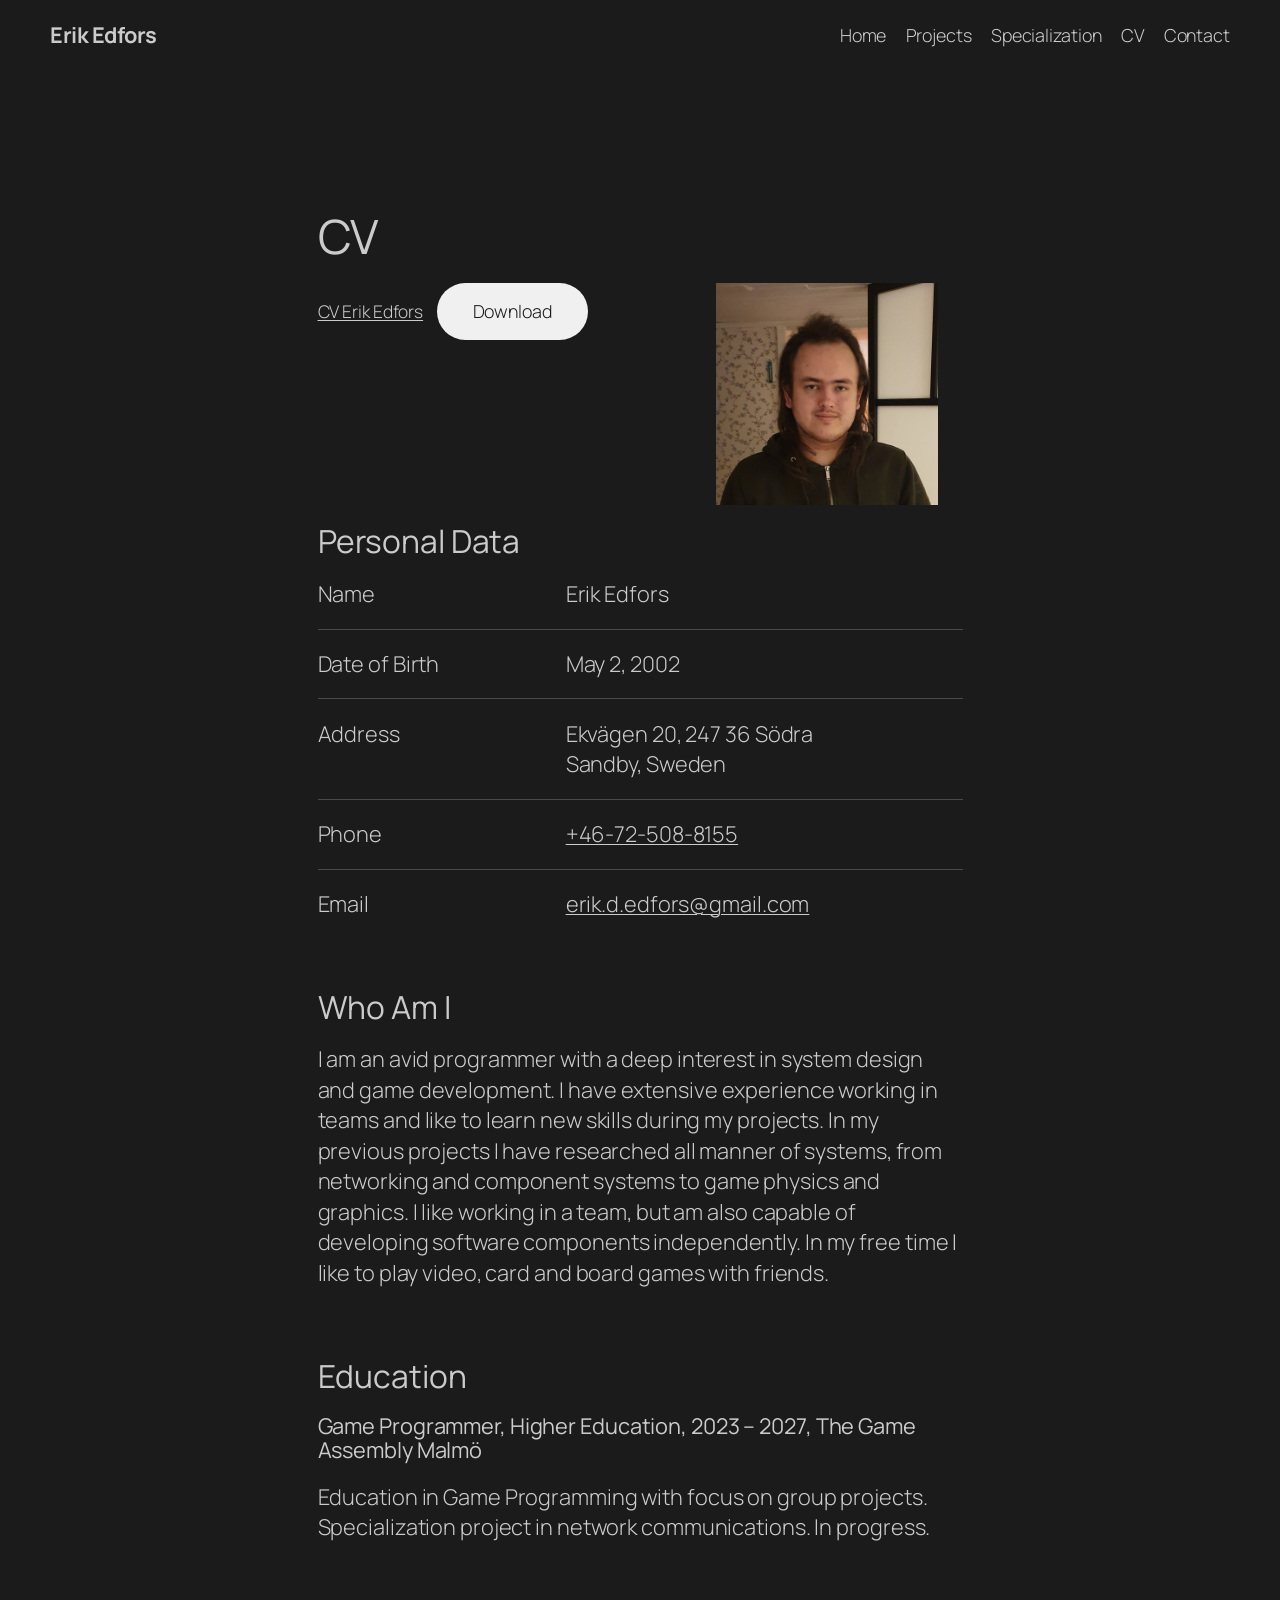
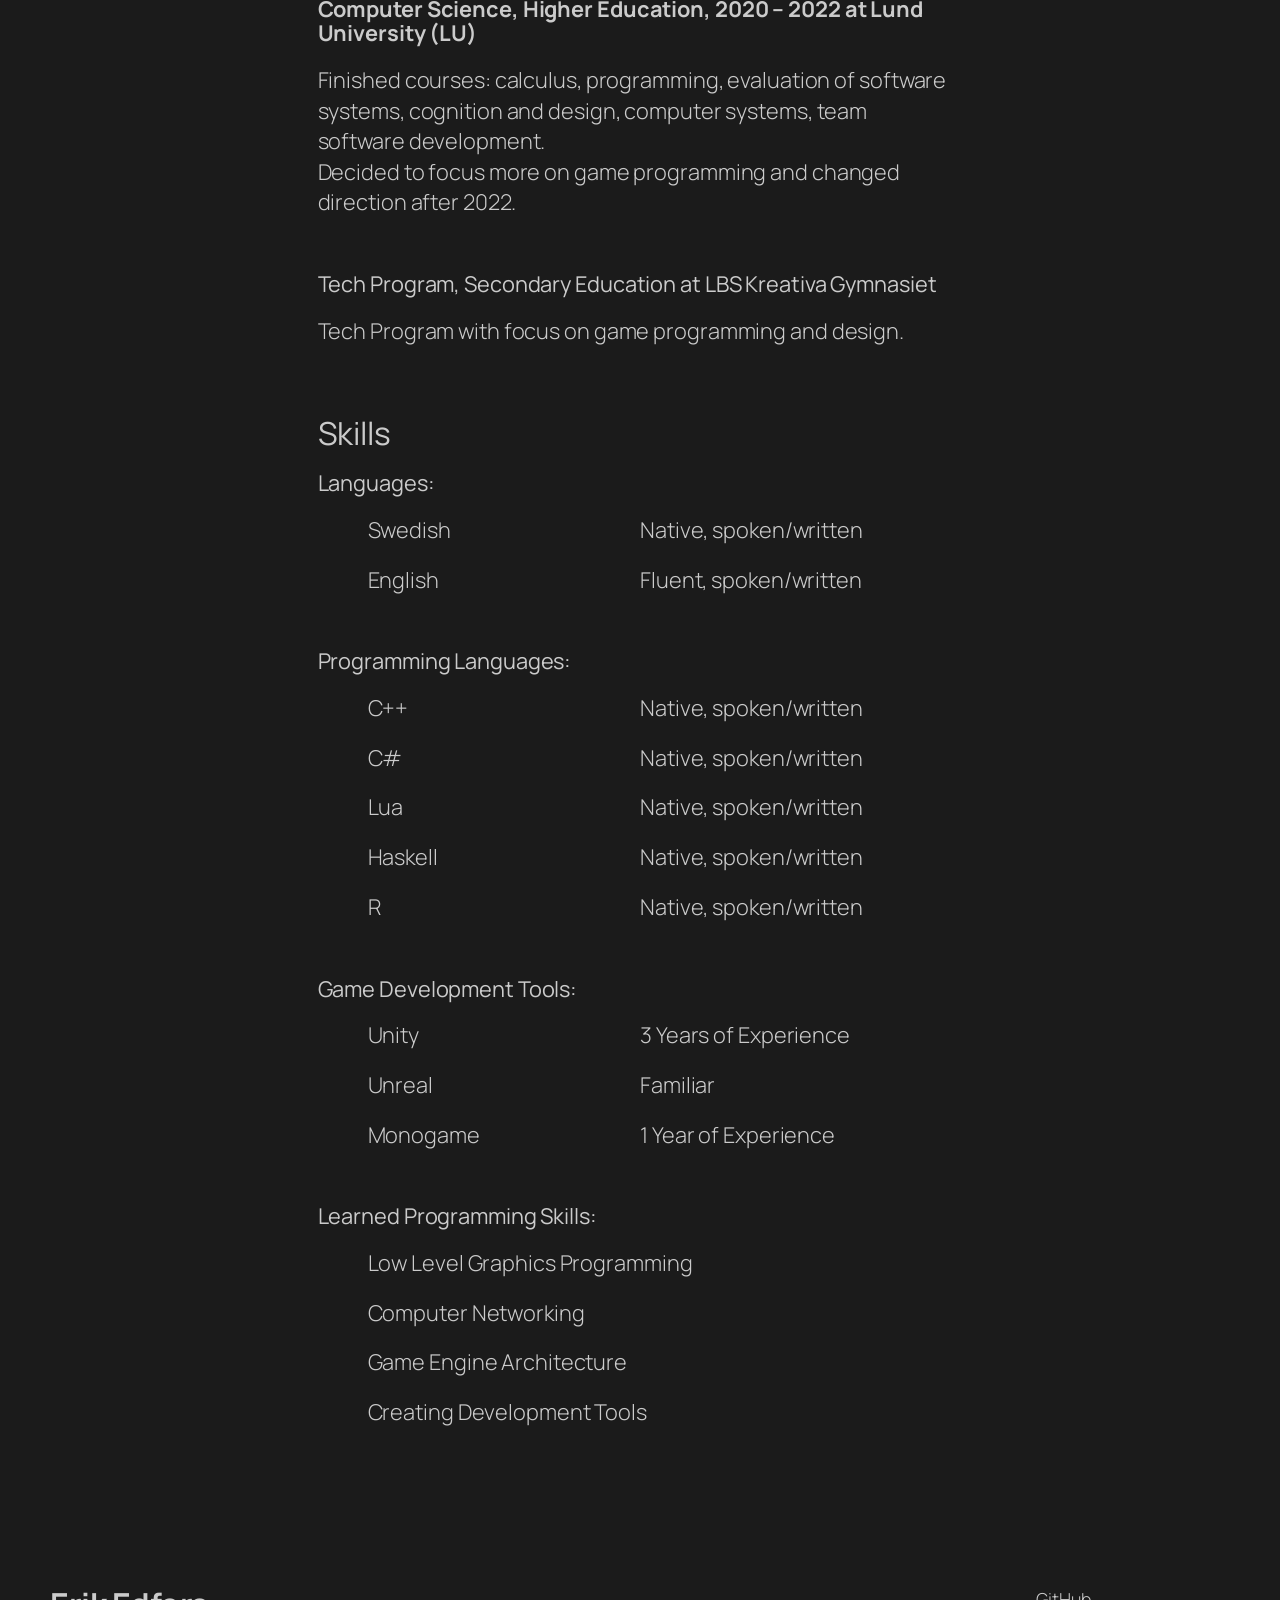
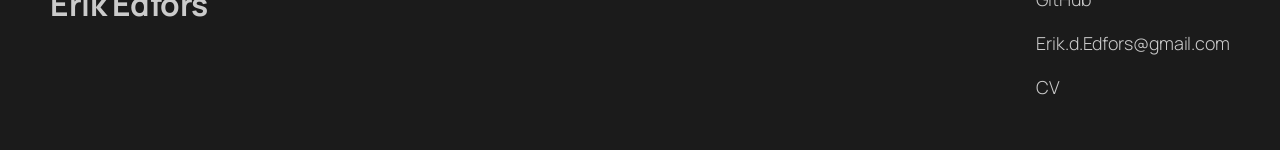
<file: cv/index.html>
<!DOCTYPE html>
<html lang="en-US">
<head><meta charset="UTF-8">
	
	<meta name="viewport" content="width=device-width, initial-scale=1">
<meta name="robots" content="max-image-preview:large">
<title>CV – Erik Edfors</title>




<style id="wp-img-auto-sizes-contain-inline-css">
img:is([sizes=auto i],[sizes^="auto," i]){contain-intrinsic-size:3000px 1500px}
/*# sourceURL=wp-img-auto-sizes-contain-inline-css */
</style>
<style id="wp-block-site-title-inline-css">
.wp-block-site-title{box-sizing:border-box}.wp-block-site-title :where(a){color:inherit;font-family:inherit;font-size:inherit;font-style:inherit;font-weight:inherit;letter-spacing:inherit;line-height:inherit;text-decoration:inherit}
/*# sourceURL=/wp-includes/blocks/site-title/style.min.css */
</style>
<style id="wp-block-navigation-link-inline-css">
.wp-block-navigation .wp-block-navigation-item__label{overflow-wrap:break-word}.wp-block-navigation .wp-block-navigation-item__description{display:none}.link-ui-tools{outline:1px solid #f0f0f0;padding:8px}.link-ui-block-inserter{padding-top:8px}.link-ui-block-inserter__back{margin-left:8px;text-transform:uppercase}
/*# sourceURL=/wp-includes/blocks/navigation-link/style.min.css */
</style>
<link rel="stylesheet" id="wp-block-navigation-css" href="/wp-includes/blocks/navigation/style.min.css?ver=7.1.5" media="all">
<style id="wp-block-group-inline-css">
.wp-block-group{box-sizing:border-box}:where(.wp-block-group.wp-block-group-is-layout-constrained){position:relative}
/*# sourceURL=/wp-includes/blocks/group/style.min.css */
</style>
<style id="wp-block-post-title-inline-css">
.wp-block-post-title{box-sizing:border-box;word-break:break-word}.wp-block-post-title :where(a){display:inline-block;font-family:inherit;font-size:inherit;font-style:inherit;font-weight:inherit;letter-spacing:inherit;line-height:inherit;text-decoration:inherit}
/*# sourceURL=/wp-includes/blocks/post-title/style.min.css */
</style>
<style id="wp-block-file-inline-css">
.wp-block-file{box-sizing:border-box}.wp-block-file:not(.wp-element-button){font-size:.8em}.wp-block-file.aligncenter{text-align:center}.wp-block-file.alignright{text-align:right}.wp-block-file *+.wp-block-file__button{margin-left:.75em}:where(.wp-block-file){margin-bottom:1.5em}.wp-block-file__embed{margin-bottom:1em}:where(.wp-block-file__button){border-radius:2em;display:inline-block;padding:.5em 1em}:where(.wp-block-file__button):where(a):active,:where(.wp-block-file__button):where(a):focus,:where(.wp-block-file__button):where(a):hover,:where(.wp-block-file__button):where(a):visited{box-shadow:none;color:#fff;opacity:.85;text-decoration:none}
/*# sourceURL=/wp-includes/blocks/file/style.min.css */
</style>
<style id="wp-block-image-inline-css">
.wp-block-image>a,.wp-block-image>figure>a{display:inline-block}.wp-block-image img{box-sizing:border-box;height:auto;max-width:100%;vertical-align:bottom}@media not (prefers-reduced-motion){.wp-block-image img.hide{visibility:hidden}.wp-block-image img.show{animation:show-content-image .4s}}.wp-block-image[style*=border-radius] img,.wp-block-image[style*=border-radius]>a{border-radius:inherit}.wp-block-image.has-custom-border img{box-sizing:border-box}.wp-block-image.aligncenter{text-align:center}.wp-block-image.alignfull>a,.wp-block-image.alignwide>a{width:100%}.wp-block-image.alignfull img,.wp-block-image.alignwide img{height:auto;width:100%}.wp-block-image .aligncenter,.wp-block-image .alignleft,.wp-block-image .alignright,.wp-block-image.aligncenter,.wp-block-image.alignleft,.wp-block-image.alignright{display:table}.wp-block-image .aligncenter>figcaption,.wp-block-image .alignleft>figcaption,.wp-block-image .alignright>figcaption,.wp-block-image.aligncenter>figcaption,.wp-block-image.alignleft>figcaption,.wp-block-image.alignright>figcaption{caption-side:bottom;display:table-caption}.wp-block-image .alignleft{float:left;margin:.5em 1em .5em 0}.wp-block-image .alignright{float:right;margin:.5em 0 .5em 1em}.wp-block-image .aligncenter{margin-left:auto;margin-right:auto}.wp-block-image :where(figcaption){margin-bottom:1em;margin-top:.5em}.wp-block-image.is-style-circle-mask img{border-radius:9999px}@supports ((-webkit-mask-image:none) or (mask-image:none)) or (-webkit-mask-image:none){.wp-block-image.is-style-circle-mask img{border-radius:0;-webkit-mask-image:url('data:image/svg+xml;utf8,<svg viewBox="0 0 100 100" xmlns="http://www.w3.org/2000/svg"><circle cx="50" cy="50" r="50"/></svg>');mask-image:url('data:image/svg+xml;utf8,<svg viewBox="0 0 100 100" xmlns="http://www.w3.org/2000/svg"><circle cx="50" cy="50" r="50"/></svg>');mask-mode:alpha;-webkit-mask-position:center;mask-position:center;-webkit-mask-repeat:no-repeat;mask-repeat:no-repeat;-webkit-mask-size:contain;mask-size:contain}}:root :where(.wp-block-image.is-style-rounded img,.wp-block-image .is-style-rounded img){border-radius:9999px}.wp-block-image figure{margin:0}.wp-lightbox-container{display:flex;flex-direction:column;position:relative}.wp-lightbox-container img{cursor:zoom-in}.wp-lightbox-container img:hover+button{opacity:1}.wp-lightbox-container button{align-items:center;backdrop-filter:blur(16px) saturate(180%);background-color:rgba(90,90,90,.25);border:none;border-radius:4px;cursor:zoom-in;display:flex;height:20px;justify-content:center;opacity:0;padding:0;position:absolute;right:16px;text-align:center;top:16px;width:20px;z-index:100}@media not (prefers-reduced-motion){.wp-lightbox-container button{transition:opacity .2s ease}}.wp-lightbox-container button:focus-visible{outline:3px auto rgba(90,90,90,.25);outline:3px auto -webkit-focus-ring-color;outline-offset:3px}.wp-lightbox-container button:hover{cursor:pointer;opacity:1}.wp-lightbox-container button:focus{opacity:1}.wp-lightbox-container button:focus,.wp-lightbox-container button:hover,.wp-lightbox-container button:not(:hover):not(:active):not(.has-background){background-color:rgba(90,90,90,.25);border:none}.wp-lightbox-overlay{box-sizing:border-box;cursor:zoom-out;height:100vh;left:0;overflow:hidden;position:fixed;top:0;visibility:hidden;width:100%;z-index:100000}.wp-lightbox-overlay .wp-lightbox-close-button{align-items:center;cursor:pointer;display:flex;font-family:inherit;gap:8px;justify-content:center;line-height:1;min-height:40px;min-width:40px;padding:0 4px;position:absolute;right:calc(env(safe-area-inset-right) + 16px);top:calc(env(safe-area-inset-top) + 16px);z-index:5000000}.wp-lightbox-overlay .wp-lightbox-close-button:focus,.wp-lightbox-overlay .wp-lightbox-close-button:hover,.wp-lightbox-overlay .wp-lightbox-close-button:not(:hover):not(:active):not(.has-background){background:none;border:none}.wp-lightbox-overlay .wp-lightbox-close-button:has(.wp-lightbox-close-text:not([hidden])) .wp-lightbox-close-icon svg{height:1em;width:1em}.wp-lightbox-overlay .wp-lightbox-close-icon svg{display:block}.wp-lightbox-overlay .wp-lightbox-navigation-button-next,.wp-lightbox-overlay .wp-lightbox-navigation-button-prev{align-items:center;bottom:16px;cursor:pointer;display:flex;font-family:inherit;gap:4px;justify-content:center;line-height:1;min-height:40px;min-width:40px;padding:0 8px;position:absolute;z-index:2000002}.wp-lightbox-overlay .wp-lightbox-navigation-button-next[hidden],.wp-lightbox-overlay .wp-lightbox-navigation-button-prev[hidden]{display:none}@media (min-width:960px){.wp-lightbox-overlay .wp-lightbox-navigation-button-next,.wp-lightbox-overlay .wp-lightbox-navigation-button-prev{bottom:50%;transform:translateY(-50%)}}.wp-lightbox-overlay .wp-lightbox-navigation-button-next:focus,.wp-lightbox-overlay .wp-lightbox-navigation-button-next:hover,.wp-lightbox-overlay .wp-lightbox-navigation-button-next:not(:hover):not(:active):not(.has-background),.wp-lightbox-overlay .wp-lightbox-navigation-button-prev:focus,.wp-lightbox-overlay .wp-lightbox-navigation-button-prev:hover,.wp-lightbox-overlay .wp-lightbox-navigation-button-prev:not(:hover):not(:active):not(.has-background){background:none;border:none;padding:0 8px}.wp-lightbox-overlay .wp-lightbox-navigation-button-next:has(.wp-lightbox-navigation-text:not([hidden])) .wp-lightbox-navigation-icon svg,.wp-lightbox-overlay .wp-lightbox-navigation-button-prev:has(.wp-lightbox-navigation-text:not([hidden])) .wp-lightbox-navigation-icon svg{display:block;height:1.5em;width:1.5em}.wp-lightbox-overlay .wp-lightbox-navigation-button-prev{left:calc(env(safe-area-inset-left) + 16px)}.wp-lightbox-overlay .wp-lightbox-navigation-button-next{right:calc(env(safe-area-inset-right) + 16px)}.wp-lightbox-overlay .wp-lightbox-navigation-icon svg{vertical-align:middle}.wp-lightbox-overlay .lightbox-image-container{height:var(--wp--lightbox-container-height);left:50%;overflow:hidden;position:absolute;top:50%;transform:translate(-50%,-50%);transform-origin:top left;width:var(--wp--lightbox-container-width);z-index:2000001}.wp-lightbox-overlay .wp-block-image{align-items:center;box-sizing:border-box;display:flex;height:100%;justify-content:center;margin:0;position:relative;transform-origin:0 0;width:100%;z-index:3000000}.wp-lightbox-overlay .wp-block-image img{height:var(--wp--lightbox-image-height);min-height:var(--wp--lightbox-image-height);min-width:var(--wp--lightbox-image-width);width:var(--wp--lightbox-image-width)}.wp-lightbox-overlay .wp-block-image figcaption{display:none}.wp-lightbox-overlay button{background:none;border:none}.wp-lightbox-overlay .scrim{background-color:#fff;height:100%;opacity:.9;position:absolute;width:100%;z-index:2000000}.wp-lightbox-overlay.active{visibility:visible}@media not (prefers-reduced-motion){.wp-lightbox-overlay.active{animation:turn-on-visibility .25s both}.wp-lightbox-overlay.active img{animation:turn-on-visibility .35s both}.wp-lightbox-overlay.show-closing-animation:not(.active){animation:turn-off-visibility .35s both}.wp-lightbox-overlay.show-closing-animation:not(.active) img{animation:turn-off-visibility .25s both}.wp-lightbox-overlay.zoom.active{animation:none;opacity:1;visibility:visible}.wp-lightbox-overlay.zoom.active .lightbox-image-container{animation:lightbox-zoom-in .4s}.wp-lightbox-overlay.zoom.active .lightbox-image-container img{animation:none}.wp-lightbox-overlay.zoom.active .scrim{animation:turn-on-visibility .4s forwards}.wp-lightbox-overlay.zoom.show-closing-animation:not(.active){animation:none}.wp-lightbox-overlay.zoom.show-closing-animation:not(.active) .lightbox-image-container{animation:lightbox-zoom-out .4s}.wp-lightbox-overlay.zoom.show-closing-animation:not(.active) .lightbox-image-container img{animation:none}.wp-lightbox-overlay.zoom.show-closing-animation:not(.active) .scrim{animation:turn-off-visibility .4s forwards}}@keyframes show-content-image{0%{visibility:hidden}99%{visibility:hidden}to{visibility:visible}}@keyframes turn-on-visibility{0%{opacity:0}to{opacity:1}}@keyframes turn-off-visibility{0%{opacity:1;visibility:visible}99%{opacity:0;visibility:visible}to{opacity:0;visibility:hidden}}@keyframes lightbox-zoom-in{0%{transform:translate(calc((-100vw + var(--wp--lightbox-scrollbar-width))/2 + var(--wp--lightbox-initial-left-position)),calc(-50vh + var(--wp--lightbox-initial-top-position))) scale(var(--wp--lightbox-scale))}to{transform:translate(-50%,-50%) scale(1)}}@keyframes lightbox-zoom-out{0%{transform:translate(-50%,-50%) scale(1);visibility:visible}99%{visibility:visible}to{transform:translate(calc((-100vw + var(--wp--lightbox-scrollbar-width))/2 + var(--wp--lightbox-initial-left-position)),calc(-50vh + var(--wp--lightbox-initial-top-position))) scale(var(--wp--lightbox-scale));visibility:hidden}}
/*# sourceURL=/wp-includes/blocks/image/style.min.css */
</style>
<style id="wp-block-columns-inline-css">
.wp-block-columns{box-sizing:border-box;display:flex;flex-wrap:wrap!important}@media (min-width:782px){.wp-block-columns{flex-wrap:nowrap!important}}.wp-block-columns{align-items:normal!important}.wp-block-columns.are-vertically-aligned-top{align-items:flex-start}.wp-block-columns.are-vertically-aligned-center{align-items:center}.wp-block-columns.are-vertically-aligned-bottom{align-items:flex-end}@media (max-width:781px){.wp-block-columns:not(.is-not-stacked-on-mobile)>.wp-block-column{flex-basis:100%!important}}@media (min-width:782px){.wp-block-columns:not(.is-not-stacked-on-mobile)>.wp-block-column{flex-basis:0;flex-grow:1}.wp-block-columns:not(.is-not-stacked-on-mobile)>.wp-block-column[style*=flex-basis]{flex-grow:0}}.wp-block-columns.is-not-stacked-on-mobile{flex-wrap:nowrap!important}.wp-block-columns.is-not-stacked-on-mobile>.wp-block-column{flex-basis:0;flex-grow:1}.wp-block-columns.is-not-stacked-on-mobile>.wp-block-column[style*=flex-basis]{flex-grow:0}:where(.wp-block-columns){margin-bottom:1.75em}:where(.wp-block-columns.has-background){padding:1.25em 2.375em}.wp-block-column{flex-grow:1;min-width:0;overflow-wrap:break-word;word-break:break-word}.wp-block-column.is-vertically-aligned-top{align-self:flex-start}.wp-block-column.is-vertically-aligned-center{align-self:center}.wp-block-column.is-vertically-aligned-bottom{align-self:flex-end}.wp-block-column.is-vertically-aligned-stretch{align-self:stretch}.wp-block-column.is-vertically-aligned-bottom,.wp-block-column.is-vertically-aligned-center,.wp-block-column.is-vertically-aligned-top{width:100%}
/*# sourceURL=/wp-includes/blocks/columns/style.min.css */
</style>
<style id="wp-block-heading-inline-css">
h1:where(.wp-block-heading).has-background,h2:where(.wp-block-heading).has-background,h3:where(.wp-block-heading).has-background,h4:where(.wp-block-heading).has-background,h5:where(.wp-block-heading).has-background,h6:where(.wp-block-heading).has-background{padding:1.25em 2.375em}h1.has-text-align-left[style*=writing-mode]:where([style*=vertical-lr]),h1.has-text-align-right[style*=writing-mode]:where([style*=vertical-rl]),h2.has-text-align-left[style*=writing-mode]:where([style*=vertical-lr]),h2.has-text-align-right[style*=writing-mode]:where([style*=vertical-rl]),h3.has-text-align-left[style*=writing-mode]:where([style*=vertical-lr]),h3.has-text-align-right[style*=writing-mode]:where([style*=vertical-rl]),h4.has-text-align-left[style*=writing-mode]:where([style*=vertical-lr]),h4.has-text-align-right[style*=writing-mode]:where([style*=vertical-rl]),h5.has-text-align-left[style*=writing-mode]:where([style*=vertical-lr]),h5.has-text-align-right[style*=writing-mode]:where([style*=vertical-rl]),h6.has-text-align-left[style*=writing-mode]:where([style*=vertical-lr]),h6.has-text-align-right[style*=writing-mode]:where([style*=vertical-rl]){rotate:180deg}
/*# sourceURL=/wp-includes/blocks/heading/style.min.css */
</style>
<style id="wp-block-paragraph-inline-css">
.is-small-text{font-size:.875em}.is-regular-text{font-size:1em}.is-large-text{font-size:2.25em}.is-larger-text{font-size:3em}.has-drop-cap:not(:focus):first-letter{float:left;font-size:8.4em;font-style:normal;font-weight:100;line-height:.68;margin:.05em .1em 0 0;text-transform:uppercase}body.rtl .has-drop-cap:not(:focus):first-letter{float:none;margin-left:.1em}p.has-drop-cap.has-background{overflow:hidden}:root :where(p.has-background){padding:1.25em 2.375em}:where(p.has-text-color:not(.has-link-color)) a{color:inherit}p.has-text-align-left[style*="writing-mode:vertical-lr"],p.has-text-align-right[style*="writing-mode:vertical-rl"]{rotate:180deg}
/*# sourceURL=/wp-includes/blocks/paragraph/style.min.css */
</style>
<style id="wp-block-separator-inline-css">
@charset "UTF-8";.wp-block-separator{border:none;border-top:2px solid}:root :where(.wp-block-separator.is-style-dots){height:auto;line-height:1;text-align:center}:root :where(.wp-block-separator.is-style-dots):before{color:currentColor;content:"···";font-family:serif;font-size:1.5em;letter-spacing:2em;padding-left:2em}.wp-block-separator.is-style-dots{background:none!important;border:none!important}
/*# sourceURL=/wp-includes/blocks/separator/style.min.css */
</style>
<style id="wp-block-spacer-inline-css">
.wp-block-spacer{clear:both}
/*# sourceURL=/wp-includes/blocks/spacer/style.min.css */
</style>
<style id="wp-block-post-content-inline-css">
.wp-block-post-content{display:flow-root}
/*# sourceURL=/wp-includes/blocks/post-content/style.min.css */
</style>
<style id="wp-emoji-styles-inline-css">

	img.wp-smiley, img.emoji {
		display: inline !important;
		border: none !important;
		box-shadow: none !important;
		height: 1em !important;
		width: 1em !important;
		margin: 0 0.07em !important;
		vertical-align: -0.1em !important;
		background: none !important;
		padding: 0 !important;
	}
/*# sourceURL=wp-emoji-styles-inline-css */
</style>
<style id="wp-block-library-inline-css">
:root{--wp-block-synced-color:#7a00df;--wp-block-synced-color--rgb:122,0,223;--wp-bound-block-color:var(--wp-block-synced-color);--wp-editor-canvas-background:#ddd;--wp-admin-theme-color:#007cba;--wp-admin-theme-color--rgb:0,124,186;--wp-admin-theme-color-darker-10:#006ba1;--wp-admin-theme-color-darker-10--rgb:0,107,160.5;--wp-admin-theme-color-darker-20:#005a87;--wp-admin-theme-color-darker-20--rgb:0,90,135;--wp-admin-border-width-focus:2px}@media (min-resolution:192dpi){:root{--wp-admin-border-width-focus:1.5px}}.wp-element-button{cursor:pointer}:root .has-very-light-gray-background-color{background-color:#eee}:root .has-very-dark-gray-background-color{background-color:#313131}:root .has-very-light-gray-color{color:#eee}:root .has-very-dark-gray-color{color:#313131}:root .has-vivid-green-cyan-to-vivid-cyan-blue-gradient-background{background:linear-gradient(135deg,#00d084,#0693e3)}:root .has-purple-crush-gradient-background{background:linear-gradient(135deg,#34e2e4,#4721fb 50%,#ab1dfe)}:root .has-hazy-dawn-gradient-background{background:linear-gradient(135deg,#faaca8,#dad0ec)}:root .has-subdued-olive-gradient-background{background:linear-gradient(135deg,#fafae1,#67a671)}:root .has-atomic-cream-gradient-background{background:linear-gradient(135deg,#fdd79a,#004a59)}:root .has-nightshade-gradient-background{background:linear-gradient(135deg,#330968,#31cdcf)}:root .has-midnight-gradient-background{background:linear-gradient(135deg,#020381,#2874fc)}:root{--wp--preset--font-size--normal:16px;--wp--preset--font-size--huge:42px}.has-regular-font-size{font-size:1em}.has-larger-font-size{font-size:2.625em}.has-normal-font-size{font-size:var(--wp--preset--font-size--normal)}.has-huge-font-size{font-size:var(--wp--preset--font-size--huge)}:root .has-text-align-center{text-align:center}:root .has-text-align-left{text-align:left}:root .has-text-align-right{text-align:right}.has-fit-text{white-space:nowrap!important}#end-resizable-editor-section{display:none}.aligncenter{clear:both}.items-justified-left{justify-content:flex-start}.items-justified-center{justify-content:center}.items-justified-right{justify-content:flex-end}.items-justified-space-between{justify-content:space-between}.screen-reader-text{word-wrap:normal!important;border:0;clip-path:inset(50%);height:1px;margin:-1px;overflow:hidden;padding:0;position:absolute;width:1px;word-break:normal!important}.screen-reader-text:focus{background-color:#ddd;clip-path:none;color:#444;display:block;font-size:1em;height:auto;left:5px;line-height:normal;padding:15px 23px 14px;text-decoration:none;top:5px;width:auto;z-index:100000}html :where(.has-border-color){border-style:solid}html :where([style^=border-color],[style*=";border-color"],[style*="; border-color"]){border-style:solid}html :where([style^=border-top-color],[style*=";border-top-color"],[style*="; border-top-color"]){border-top-style:solid}html :where([style^=border-right-color],[style*=";border-right-color"],[style*="; border-right-color"]){border-right-style:solid}html :where([style^=border-bottom-color],[style*=";border-bottom-color"],[style*="; border-bottom-color"]){border-bottom-style:solid}html :where([style^=border-left-color],[style*=";border-left-color"],[style*="; border-left-color"]){border-left-style:solid}html :where([style^=border-width],[style*=";border-width"],[style*="; border-width"]){border-style:solid}html :where([style^=border-top-width],[style*=";border-top-width"],[style*="; border-top-width"]){border-top-style:solid}html :where([style^=border-right-width],[style*=";border-right-width"],[style*="; border-right-width"]){border-right-style:solid}html :where([style^=border-bottom-width],[style*=";border-bottom-width"],[style*="; border-bottom-width"]){border-bottom-style:solid}html :where([style^=border-left-width],[style*=";border-left-width"],[style*="; border-left-width"]){border-left-style:solid}html :where(img[class*=wp-image-]){height:auto;max-width:100%}:where(figure){margin:0 0 1em}html :where(.is-position-sticky){--wp-admin--admin-bar--position-offset:var(--wp-admin--admin-bar--height,0px)}@media screen and (max-width:600px){html :where(.is-position-sticky){--wp-admin--admin-bar--position-offset:0px}}
/*# sourceURL=/wp-includes/css/dist/block-library/common.min.css */
</style>
<style id="global-styles-inline-css">
:root{--wp--preset--aspect-ratio--square: 1;--wp--preset--aspect-ratio--4-3: 4/3;--wp--preset--aspect-ratio--3-4: 3/4;--wp--preset--aspect-ratio--3-2: 3/2;--wp--preset--aspect-ratio--2-3: 2/3;--wp--preset--aspect-ratio--16-9: 16/9;--wp--preset--aspect-ratio--9-16: 9/16;--wp--preset--color--black: #000000;--wp--preset--color--cyan-bluish-gray: #abb8c3;--wp--preset--color--white: #ffffff;--wp--preset--color--pale-pink: #f78da7;--wp--preset--color--vivid-red: #cf2e2e;--wp--preset--color--luminous-vivid-orange: #ff6900;--wp--preset--color--luminous-vivid-amber: #fcb900;--wp--preset--color--light-green-cyan: #7bdcb5;--wp--preset--color--vivid-green-cyan: #00d084;--wp--preset--color--pale-cyan-blue: #8ed1fc;--wp--preset--color--vivid-cyan-blue: #0693e3;--wp--preset--color--vivid-purple: #9b51e0;--wp--preset--color--base: #1B1B1B;--wp--preset--color--contrast: #F0F0F0;--wp--preset--color--accent-1: #786D0A;--wp--preset--color--accent-2: #442369;--wp--preset--color--accent-3: #D1D0EA;--wp--preset--color--accent-4: #CBCBCB;--wp--preset--color--accent-5: #353535;--wp--preset--color--accent-6: #FFFFFF33;--wp--preset--gradient--vivid-cyan-blue-to-vivid-purple: linear-gradient(135deg,rgb(6,147,227) 0%,rgb(155,81,224) 100%);--wp--preset--gradient--light-green-cyan-to-vivid-green-cyan: linear-gradient(135deg,rgb(122,220,180) 0%,rgb(0,208,130) 100%);--wp--preset--gradient--luminous-vivid-amber-to-luminous-vivid-orange: linear-gradient(135deg,rgb(252,185,0) 0%,rgb(255,105,0) 100%);--wp--preset--gradient--luminous-vivid-orange-to-vivid-red: linear-gradient(135deg,rgb(255,105,0) 0%,rgb(207,46,46) 100%);--wp--preset--gradient--very-light-gray-to-cyan-bluish-gray: linear-gradient(135deg,rgb(238,238,238) 0%,rgb(169,184,195) 100%);--wp--preset--gradient--cool-to-warm-spectrum: linear-gradient(135deg,rgb(74,234,220) 0%,rgb(151,120,209) 20%,rgb(207,42,186) 40%,rgb(238,44,130) 60%,rgb(251,105,98) 80%,rgb(254,248,76) 100%);--wp--preset--gradient--blush-light-purple: linear-gradient(135deg,rgb(255,206,236) 0%,rgb(152,150,240) 100%);--wp--preset--gradient--blush-bordeaux: linear-gradient(135deg,rgb(254,205,165) 0%,rgb(254,45,45) 50%,rgb(107,0,62) 100%);--wp--preset--gradient--luminous-dusk: linear-gradient(135deg,rgb(255,203,112) 0%,rgb(199,81,192) 50%,rgb(65,88,208) 100%);--wp--preset--gradient--pale-ocean: linear-gradient(135deg,rgb(255,245,203) 0%,rgb(182,227,212) 50%,rgb(51,167,181) 100%);--wp--preset--gradient--electric-grass: linear-gradient(135deg,rgb(202,248,128) 0%,rgb(113,206,126) 100%);--wp--preset--gradient--midnight: linear-gradient(135deg,rgb(2,3,129) 0%,rgb(40,116,252) 100%);--wp--preset--font-size--small: 0.875rem;--wp--preset--font-size--medium: clamp(1rem, 1rem + ((1vw - 0.2rem) * 0.196), 1.125rem);--wp--preset--font-size--large: clamp(1.125rem, 1.125rem + ((1vw - 0.2rem) * 0.392), 1.375rem);--wp--preset--font-size--x-large: clamp(1.75rem, 1.75rem + ((1vw - 0.2rem) * 0.392), 2rem);--wp--preset--font-size--xx-large: clamp(2.15rem, 2.15rem + ((1vw - 0.2rem) * 1.333), 3rem);--wp--preset--font-family--manrope: Manrope, sans-serif;--wp--preset--font-family--fira-code: "Fira Code", monospace;--wp--preset--spacing--20: 10px;--wp--preset--spacing--30: 20px;--wp--preset--spacing--40: 30px;--wp--preset--spacing--50: clamp(30px, 5vw, 50px);--wp--preset--spacing--60: clamp(30px, 7vw, 70px);--wp--preset--spacing--70: clamp(50px, 7vw, 90px);--wp--preset--spacing--80: clamp(70px, 10vw, 140px);--wp--preset--shadow--natural: 6px 6px 9px rgba(0, 0, 0, 0.2);--wp--preset--shadow--deep: 12px 12px 50px rgba(0, 0, 0, 0.4);--wp--preset--shadow--sharp: 6px 6px 0px rgba(0, 0, 0, 0.2);--wp--preset--shadow--outlined: 6px 6px 0px -3px rgb(255, 255, 255), 6px 6px rgb(0, 0, 0);--wp--preset--shadow--crisp: 6px 6px 0px rgb(0, 0, 0);}.wp-block-button{--wp--preset--dimension--25: 25%;--wp--preset--dimension--50: 50%;--wp--preset--dimension--75: 75%;--wp--preset--dimension--100: 100%;}:root { --wp--style--global--content-size: 645px;--wp--style--global--wide-size: 1340px; }:where(body) { margin: 0; }.wp-site-blocks { padding-top: var(--wp--style--root--padding-top); padding-bottom: var(--wp--style--root--padding-bottom); }.has-global-padding { padding-right: var(--wp--style--root--padding-right); padding-left: var(--wp--style--root--padding-left); }.has-global-padding > .alignfull { margin-right: calc(var(--wp--style--root--padding-right) * -1); margin-left: calc(var(--wp--style--root--padding-left) * -1); }.has-global-padding :where(:not(.alignfull.is-layout-flow) > .has-global-padding:not(.wp-block-block, .alignfull)) { padding-right: 0; padding-left: 0; }.has-global-padding :where(:not(.alignfull.is-layout-flow) > .has-global-padding:not(.wp-block-block, .alignfull)) > .alignfull { margin-left: 0; margin-right: 0; }.wp-site-blocks > .alignleft { float: left; margin-right: 2em; }.wp-site-blocks > .alignright { float: right; margin-left: 2em; }.wp-site-blocks > .aligncenter { justify-content: center; margin-left: auto; margin-right: auto; }:where(.wp-site-blocks) > * { margin-block-start: 1.2rem; margin-block-end: 0; }:where(.wp-site-blocks) > :first-child { margin-block-start: 0; }:where(.wp-site-blocks) > :last-child { margin-block-end: 0; }:root { --wp--style--block-gap: 1.2rem; }:root :where(.is-layout-flow) > :first-child{margin-block-start: 0;}:root :where(.is-layout-flow) > :last-child{margin-block-end: 0;}:root :where(.is-layout-flow) > *{margin-block-start: 1.2rem;margin-block-end: 0;}:root :where(.is-layout-constrained) > :first-child{margin-block-start: 0;}:root :where(.is-layout-constrained) > :last-child{margin-block-end: 0;}:root :where(.is-layout-constrained) > *{margin-block-start: 1.2rem;margin-block-end: 0;}:root :where(.is-layout-flex){gap: 1.2rem;}:root :where(.is-layout-grid){gap: 1.2rem;}.is-layout-flow > .alignleft{float: left;margin-inline-start: 0;margin-inline-end: 2em;}.is-layout-flow > .alignright{float: right;margin-inline-start: 2em;margin-inline-end: 0;}.is-layout-flow > .aligncenter{margin-left: auto !important;margin-right: auto !important;}.is-layout-constrained > .alignleft{float: left;margin-inline-start: 0;margin-inline-end: 2em;}.is-layout-constrained > .alignright{float: right;margin-inline-start: 2em;margin-inline-end: 0;}.is-layout-constrained > .aligncenter{margin-left: auto !important;margin-right: auto !important;}.is-layout-constrained > :where(:not(.alignleft):not(.alignright):not(.alignfull)){max-width: var(--wp--style--global--content-size);margin-left: auto !important;margin-right: auto !important;}.is-layout-constrained > .alignwide{max-width: var(--wp--style--global--wide-size);}body .is-layout-flex{display: flex;}.is-layout-flex{flex-wrap: wrap;align-items: center;}.is-layout-flex > :is(*, div){margin: 0;}body .is-layout-grid{display: grid;}.is-layout-grid > :is(*, div){margin: 0;}body{background-color: var(--wp--preset--color--base);color: var(--wp--preset--color--accent-4);font-family: var(--wp--preset--font-family--manrope);font-size: var(--wp--preset--font-size--large);font-weight: 300;letter-spacing: -0.1px;line-height: 1.4;--wp--style--root--padding-top: 0px;--wp--style--root--padding-right: var(--wp--preset--spacing--50);--wp--style--root--padding-bottom: 0px;--wp--style--root--padding-left: var(--wp--preset--spacing--50);}a:where(:not(.wp-element-button)){color: currentColor;}:root :where(a:where(:not(.wp-element-button)):hover){text-decoration: none;}h1, h2, h3, h4, h5, h6{font-weight: 400;letter-spacing: -0.1px;line-height: 1.125;}h1{font-size: var(--wp--preset--font-size--xx-large);}h2{font-size: var(--wp--preset--font-size--x-large);}h3{font-size: var(--wp--preset--font-size--large);}h4{font-size: var(--wp--preset--font-size--medium);}h5{font-size: var(--wp--preset--font-size--small);letter-spacing: 0.5px;}h6{font-size: var(--wp--preset--font-size--small);font-weight: 700;letter-spacing: 1.4px;text-transform: uppercase;}:root :where(.wp-element-button, .wp-block-button__link){background-color: var(--wp--preset--color--contrast);border-width: 0;color: var(--wp--preset--color--base);font-family: inherit;font-size: var(--wp--preset--font-size--medium);font-style: inherit;font-weight: inherit;letter-spacing: inherit;line-height: inherit;padding-top: 1rem;padding-right: 2.25rem;padding-bottom: 1rem;padding-left: 2.25rem;text-decoration: none;text-transform: inherit;}:root :where(.wp-element-button:hover, .wp-block-button__link:hover){background-color: color-mix(in srgb, var(--wp--preset--color--contrast) 85%, transparent);border-color: transparent;color: var(--wp--preset--color--base);}:root :where(.wp-element-button:focus, .wp-block-button__link:focus){outline-color: var(--wp--preset--color--accent-4);outline-offset: 2px;}:root :where(.wp-element-caption, .wp-block-audio figcaption, .wp-block-embed figcaption, .wp-block-gallery figcaption, .wp-block-image figcaption, .wp-block-table figcaption, .wp-block-video figcaption){font-size: var(--wp--preset--font-size--small);line-height: 1.4;}.has-black-color{color: var(--wp--preset--color--black) !important;}.has-cyan-bluish-gray-color{color: var(--wp--preset--color--cyan-bluish-gray) !important;}.has-white-color{color: var(--wp--preset--color--white) !important;}.has-pale-pink-color{color: var(--wp--preset--color--pale-pink) !important;}.has-vivid-red-color{color: var(--wp--preset--color--vivid-red) !important;}.has-luminous-vivid-orange-color{color: var(--wp--preset--color--luminous-vivid-orange) !important;}.has-luminous-vivid-amber-color{color: var(--wp--preset--color--luminous-vivid-amber) !important;}.has-light-green-cyan-color{color: var(--wp--preset--color--light-green-cyan) !important;}.has-vivid-green-cyan-color{color: var(--wp--preset--color--vivid-green-cyan) !important;}.has-pale-cyan-blue-color{color: var(--wp--preset--color--pale-cyan-blue) !important;}.has-vivid-cyan-blue-color{color: var(--wp--preset--color--vivid-cyan-blue) !important;}.has-vivid-purple-color{color: var(--wp--preset--color--vivid-purple) !important;}.has-base-color{color: var(--wp--preset--color--base) !important;}.has-contrast-color{color: var(--wp--preset--color--contrast) !important;}.has-accent-1-color{color: var(--wp--preset--color--accent-1) !important;}.has-accent-2-color{color: var(--wp--preset--color--accent-2) !important;}.has-accent-3-color{color: var(--wp--preset--color--accent-3) !important;}.has-accent-4-color{color: var(--wp--preset--color--accent-4) !important;}.has-accent-5-color{color: var(--wp--preset--color--accent-5) !important;}.has-accent-6-color{color: var(--wp--preset--color--accent-6) !important;}.has-black-background-color{background-color: var(--wp--preset--color--black) !important;}.has-cyan-bluish-gray-background-color{background-color: var(--wp--preset--color--cyan-bluish-gray) !important;}.has-white-background-color{background-color: var(--wp--preset--color--white) !important;}.has-pale-pink-background-color{background-color: var(--wp--preset--color--pale-pink) !important;}.has-vivid-red-background-color{background-color: var(--wp--preset--color--vivid-red) !important;}.has-luminous-vivid-orange-background-color{background-color: var(--wp--preset--color--luminous-vivid-orange) !important;}.has-luminous-vivid-amber-background-color{background-color: var(--wp--preset--color--luminous-vivid-amber) !important;}.has-light-green-cyan-background-color{background-color: var(--wp--preset--color--light-green-cyan) !important;}.has-vivid-green-cyan-background-color{background-color: var(--wp--preset--color--vivid-green-cyan) !important;}.has-pale-cyan-blue-background-color{background-color: var(--wp--preset--color--pale-cyan-blue) !important;}.has-vivid-cyan-blue-background-color{background-color: var(--wp--preset--color--vivid-cyan-blue) !important;}.has-vivid-purple-background-color{background-color: var(--wp--preset--color--vivid-purple) !important;}.has-base-background-color{background-color: var(--wp--preset--color--base) !important;}.has-contrast-background-color{background-color: var(--wp--preset--color--contrast) !important;}.has-accent-1-background-color{background-color: var(--wp--preset--color--accent-1) !important;}.has-accent-2-background-color{background-color: var(--wp--preset--color--accent-2) !important;}.has-accent-3-background-color{background-color: var(--wp--preset--color--accent-3) !important;}.has-accent-4-background-color{background-color: var(--wp--preset--color--accent-4) !important;}.has-accent-5-background-color{background-color: var(--wp--preset--color--accent-5) !important;}.has-accent-6-background-color{background-color: var(--wp--preset--color--accent-6) !important;}.has-black-border-color{border-color: var(--wp--preset--color--black) !important;}.has-cyan-bluish-gray-border-color{border-color: var(--wp--preset--color--cyan-bluish-gray) !important;}.has-white-border-color{border-color: var(--wp--preset--color--white) !important;}.has-pale-pink-border-color{border-color: var(--wp--preset--color--pale-pink) !important;}.has-vivid-red-border-color{border-color: var(--wp--preset--color--vivid-red) !important;}.has-luminous-vivid-orange-border-color{border-color: var(--wp--preset--color--luminous-vivid-orange) !important;}.has-luminous-vivid-amber-border-color{border-color: var(--wp--preset--color--luminous-vivid-amber) !important;}.has-light-green-cyan-border-color{border-color: var(--wp--preset--color--light-green-cyan) !important;}.has-vivid-green-cyan-border-color{border-color: var(--wp--preset--color--vivid-green-cyan) !important;}.has-pale-cyan-blue-border-color{border-color: var(--wp--preset--color--pale-cyan-blue) !important;}.has-vivid-cyan-blue-border-color{border-color: var(--wp--preset--color--vivid-cyan-blue) !important;}.has-vivid-purple-border-color{border-color: var(--wp--preset--color--vivid-purple) !important;}.has-base-border-color{border-color: var(--wp--preset--color--base) !important;}.has-contrast-border-color{border-color: var(--wp--preset--color--contrast) !important;}.has-accent-1-border-color{border-color: var(--wp--preset--color--accent-1) !important;}.has-accent-2-border-color{border-color: var(--wp--preset--color--accent-2) !important;}.has-accent-3-border-color{border-color: var(--wp--preset--color--accent-3) !important;}.has-accent-4-border-color{border-color: var(--wp--preset--color--accent-4) !important;}.has-accent-5-border-color{border-color: var(--wp--preset--color--accent-5) !important;}.has-accent-6-border-color{border-color: var(--wp--preset--color--accent-6) !important;}.has-vivid-cyan-blue-to-vivid-purple-gradient-background{background: var(--wp--preset--gradient--vivid-cyan-blue-to-vivid-purple) !important;}.has-light-green-cyan-to-vivid-green-cyan-gradient-background{background: var(--wp--preset--gradient--light-green-cyan-to-vivid-green-cyan) !important;}.has-luminous-vivid-amber-to-luminous-vivid-orange-gradient-background{background: var(--wp--preset--gradient--luminous-vivid-amber-to-luminous-vivid-orange) !important;}.has-luminous-vivid-orange-to-vivid-red-gradient-background{background: var(--wp--preset--gradient--luminous-vivid-orange-to-vivid-red) !important;}.has-very-light-gray-to-cyan-bluish-gray-gradient-background{background: var(--wp--preset--gradient--very-light-gray-to-cyan-bluish-gray) !important;}.has-cool-to-warm-spectrum-gradient-background{background: var(--wp--preset--gradient--cool-to-warm-spectrum) !important;}.has-blush-light-purple-gradient-background{background: var(--wp--preset--gradient--blush-light-purple) !important;}.has-blush-bordeaux-gradient-background{background: var(--wp--preset--gradient--blush-bordeaux) !important;}.has-luminous-dusk-gradient-background{background: var(--wp--preset--gradient--luminous-dusk) !important;}.has-pale-ocean-gradient-background{background: var(--wp--preset--gradient--pale-ocean) !important;}.has-electric-grass-gradient-background{background: var(--wp--preset--gradient--electric-grass) !important;}.has-midnight-gradient-background{background: var(--wp--preset--gradient--midnight) !important;}.has-small-font-size{font-size: var(--wp--preset--font-size--small) !important;}.has-medium-font-size{font-size: var(--wp--preset--font-size--medium) !important;}.has-large-font-size{font-size: var(--wp--preset--font-size--large) !important;}.has-x-large-font-size{font-size: var(--wp--preset--font-size--x-large) !important;}.has-xx-large-font-size{font-size: var(--wp--preset--font-size--xx-large) !important;}.has-manrope-font-family{font-family: var(--wp--preset--font-family--manrope) !important;}.has-fira-code-font-family{font-family: var(--wp--preset--font-family--fira-code) !important;}
:root :where(.wp-block-columns-is-layout-flow) > :first-child{margin-block-start: 0;}:root :where(.wp-block-columns-is-layout-flow) > :last-child{margin-block-end: 0;}:root :where(.wp-block-columns-is-layout-flow) > *{margin-block-start: var(--wp--preset--spacing--50);margin-block-end: 0;}:root :where(.wp-block-columns-is-layout-constrained) > :first-child{margin-block-start: 0;}:root :where(.wp-block-columns-is-layout-constrained) > :last-child{margin-block-end: 0;}:root :where(.wp-block-columns-is-layout-constrained) > *{margin-block-start: var(--wp--preset--spacing--50);margin-block-end: 0;}:root :where(.wp-block-columns-is-layout-flex){gap: var(--wp--preset--spacing--50);}:root :where(.wp-block-columns-is-layout-grid){gap: var(--wp--preset--spacing--50);}
:root :where(.wp-block-post-title a:where(:not(.wp-element-button))){text-decoration: none;}
:root :where(.wp-block-post-title a:where(:not(.wp-element-button)):hover){text-decoration: underline;}
:root :where(.wp-block-separator){border-color: currentColor;border-width: 0 0 1px 0;border-style: solid;color: var(--wp--preset--color--accent-6);}
:root :where(.wp-block-site-title){font-weight: 700;letter-spacing: -.5px;}
:root :where(.wp-block-site-title a:where(:not(.wp-element-button))){text-decoration: none;}
:root :where(.wp-block-site-title a:where(:not(.wp-element-button)):hover){text-decoration: underline;}
:root :where(.wp-block-navigation){font-size: var(--wp--preset--font-size--medium);}
:root :where(.wp-block-navigation a:where(:not(.wp-element-button))){text-decoration: none;}
:root :where(.wp-block-navigation a:where(:not(.wp-element-button)):hover){text-decoration: underline;}
/*# sourceURL=global-styles-inline-css */
</style>
<style id="core-block-supports-inline-css">
.wp-container-core-navigation-is-layout-6e943505{justify-content:flex-end;}.wp-container-core-group-is-layout-fbffc046{flex-wrap:nowrap;gap:var(--wp--preset--spacing--10);justify-content:flex-end;}.wp-container-core-group-is-layout-ec1e7a1e{flex-wrap:nowrap;justify-content:space-between;}.wp-container-core-columns-is-layout-794e3cfa{flex-wrap:nowrap;}.wp-container-core-columns-is-layout-4e5b7966{flex-wrap:nowrap;gap:var(--wp--preset--spacing--50) 0;}.wp-container-core-group-is-layout-1270b9d1 > .alignfull{margin-right:calc(var(--wp--preset--spacing--50) * -1);margin-left:calc(var(--wp--preset--spacing--50) * -1);}.wp-container-core-navigation-is-layout-831b2db5{flex-direction:column;align-items:flex-start;}.wp-container-core-group-is-layout-bf19e0b3{gap:var(--wp--preset--spacing--80);justify-content:space-between;align-items:flex-start;}.wp-container-core-group-is-layout-cf54d0a6{justify-content:space-between;align-items:flex-start;}
/*# sourceURL=core-block-supports-inline-css */
</style>
<style id="wp-block-template-skip-link-inline-css">
/*! This file is auto-generated */
.skip-link.screen-reader-text{border:0;clip-path:inset(50%);height:1px;margin:-1px;overflow:hidden;padding:0;position:absolute!important;width:1px;word-wrap:normal!important;word-break:normal!important}.skip-link.screen-reader-text:focus{background-color:#eee;clip-path:none;color:#444;display:block;font-size:1em;height:auto;left:5px;line-height:normal;padding:15px 23px 14px;text-decoration:none;top:5px;width:auto;z-index:100000}
/*# sourceURL=/wp-includes/css/wp-block-template-skip-link.min.css */
</style>
<style id="twentytwentyfive-style-inline-css">
a{text-decoration-thickness:1px!important;text-underline-offset:.1em}:where(.wp-site-blocks :focus){outline-width:2px;outline-style:solid}.wp-block-navigation .wp-block-navigation-submenu .wp-block-navigation-item:not(:last-child){margin-bottom:3px}.wp-block-navigation .wp-block-navigation-item .wp-block-navigation-item__content{outline-offset:4px}.wp-block-navigation .wp-block-navigation-item ul.wp-block-navigation__submenu-container .wp-block-navigation-item__content{outline-offset:0}blockquote,caption,figcaption,h1,h2,h3,h4,h5,h6,p{text-wrap:pretty}.more-link{display:block}:where(pre){overflow-x:auto}
/*# sourceURL=/wp-content/themes/twentytwentyfive/style.min.css */
</style>
<link rel="EditURI" type="application/rsd+xml" title="RSD" href="/xmlrpc.php?rsd">
<meta name="generator" content="WordPress 7.1.5">
<link rel="canonical" href="/cv/">
<link rel="shortlink" href="/?p=26">
<script id="wp-importmap" type="importmap">
{"imports":{"@wordpress/interactivity":"/wp-includes/js/dist/script-modules/interactivity/index.min.js?ver=6a43cba92ed701f32cd9"}}
</script>
<link rel="modulepreload" href="/wp-includes/js/dist/script-modules/interactivity/index.min.js?ver=6a43cba92ed701f32cd9" id="@wordpress/interactivity-js-modulepreload" fetchpriority="low">
<style class="wp-fonts-local">
@font-face{font-family:Manrope;font-style:normal;font-weight:200 800;font-display:fallback;src:url('/wp-content/themes/twentytwentyfive/assets/fonts/manrope/Manrope-VariableFont_wght.woff2') format('woff2');}
@font-face{font-family:"Fira Code";font-style:normal;font-weight:300 700;font-display:fallback;src:url('/wp-content/themes/twentytwentyfive/assets/fonts/fira-code/FiraCode-VariableFont_wght.woff2') format('woff2');}
</style>
</head>

<body class="wp-singular page-template-default page page-id-26 wp-embed-responsive wp-theme-twentytwentyfive">

<a class="skip-link screen-reader-text" id="wp-skip-link" href="#wp--skip-link--target">Skip to content</a><div class="wp-site-blocks"><header class="wp-block-template-part">
<div class="wp-block-group alignfull is-layout-flow wp-block-group-is-layout-flow">
<div class="wp-block-group has-global-padding is-layout-constrained wp-block-group-is-layout-constrained">
<div class="wp-block-group alignwide is-content-justification-space-between is-nowrap is-layout-flex wp-container-core-group-is-layout-ec1e7a1e wp-block-group-is-layout-flex" style="padding-top:var(--wp--preset--spacing--30);padding-bottom:var(--wp--preset--spacing--30)"><p class="wp-block-site-title"><a href="/" target="_self" rel="home">Erik Edfors</a></p>


<div class="wp-block-group is-content-justification-right is-nowrap is-layout-flex wp-container-core-group-is-layout-fbffc046 wp-block-group-is-layout-flex"><nav class="is-responsive items-justified-right wp-block-navigation is-content-justification-right is-layout-flex wp-container-core-navigation-is-layout-6e943505 wp-block-navigation-is-layout-flex" aria-label="Navigation" data-wp-interactive="core/navigation" data-wp-context='{"overlayOpenedBy":{"click":false,"hover":false,"focus":false},"type":"overlay","roleAttribute":"","ariaLabel":"Menu"}'><button aria-haspopup="dialog" aria-label="Open menu" class="wp-block-navigation__responsive-container-open" data-wp-on--click="actions.openMenuOnClick" data-wp-on--keydown="actions.handleMenuKeydown"><svg width="24" height="24" xmlns="http://www.w3.org/2000/svg" viewbox="0 0 24 24" aria-hidden="true" focusable="false"><path d="M4 7.5h16v1.5H4z"></path><path d="M4 15h16v1.5H4z"></path></svg></button>
				<div class="wp-block-navigation__responsive-container has-text-color has-contrast-color has-background has-base-background-color" id="modal-1" data-wp-class--has-modal-open="state.isMenuOpen" data-wp-class--is-menu-open="state.isMenuOpen" data-wp-watch="callbacks.initMenu" data-wp-on--keydown="actions.handleMenuKeydown" data-wp-on--focusout="actions.handleMenuFocusout" tabindex="-1">
					<div class="wp-block-navigation__responsive-close" tabindex="-1">
						<div class="wp-block-navigation__responsive-dialog" data-wp-bind--aria-modal="state.ariaModal" data-wp-bind--aria-label="state.ariaLabel" data-wp-bind--role="state.roleAttribute">
							<button aria-label="Close menu" class="wp-block-navigation__responsive-container-close" data-wp-on--click="actions.closeMenuOnClick"><svg xmlns="http://www.w3.org/2000/svg" viewbox="0 0 24 24" width="24" height="24" aria-hidden="true" focusable="false"><path d="m13.06 12 6.47-6.47-1.06-1.06L12 10.94 5.53 4.47 4.47 5.53 10.94 12l-6.47 6.47 1.06 1.06L12 13.06l6.47 6.47 1.06-1.06L13.06 12Z"></path></svg></button>
							<div class="wp-block-navigation__responsive-container-content" data-wp-watch="callbacks.focusFirstElement" id="modal-1-content">
								<ul class="wp-block-navigation__container is-responsive items-justified-right wp-block-navigation"><li class="wp-block-navigation-item wp-block-navigation-link"><a class="wp-block-navigation-item__content" href="/"><span class="wp-block-navigation-item__label">Home</span></a></li><li class="wp-block-navigation-item wp-block-navigation-link"><a class="wp-block-navigation-item__content" href="/projects/"><span class="wp-block-navigation-item__label">Projects</span></a></li><li class="wp-block-navigation-item wp-block-navigation-link"><a class="wp-block-navigation-item__content" href="/specialization/"><span class="wp-block-navigation-item__label">Specialization</span></a></li><li class="wp-block-navigation-item current-menu-item wp-block-navigation-link"><a class="wp-block-navigation-item__content" href="/cv/" aria-current="page"><span class="wp-block-navigation-item__label">CV</span></a></li><li class="wp-block-navigation-item wp-block-navigation-link"><a class="wp-block-navigation-item__content" href="/contact/"><span class="wp-block-navigation-item__label">Contact</span></a></li></ul>
								
							</div>
						</div>
					</div>
				</div></nav></div>
</div>
</div>
</div>
</header>


<main id="wp--skip-link--target" class="wp-block-group has-global-padding is-layout-constrained wp-block-group-is-layout-constrained" style="margin-top:var(--wp--preset--spacing--60)">
	
	<div class="wp-block-group alignfull has-global-padding is-layout-constrained wp-block-group-is-layout-constrained" style="padding-top:var(--wp--preset--spacing--60);padding-bottom:var(--wp--preset--spacing--60)">
		
		<h1 class="wp-block-post-title">CV</h1>
		<div class="entry-content alignfull wp-block-post-content has-global-padding is-layout-constrained wp-block-post-content-is-layout-constrained">
<div class="wp-block-columns is-layout-flex wp-container-core-columns-is-layout-794e3cfa wp-block-columns-is-layout-flex">
<div class="wp-block-column is-layout-flow wp-block-column-is-layout-flow" style="flex-basis:60%">
<div class="wp-block-file alignleft"><a id="wp-block-file--media-206bdc71-3df4-4a0c-958f-d0c47ee63bea" href="/wp-content/uploads/2026/11/CV-Erik-Edfors.pdf">CV Erik Edfors</a><a href="/wp-content/uploads/2026/11/CV-Erik-Edfors.pdf" class="wp-block-file__button wp-element-button" download aria-describedby="wp-block-file--media-206bdc71-3df4-4a0c-958f-d0c47ee63bea">Download</a></div>
</div>



<div class="wp-block-column is-layout-flow wp-block-column-is-layout-flow" style="flex-basis:50%">
<figure class="wp-block-image aligncenter size-large is-resized"><img fetchpriority="high" decoding="async" width="1024" height="1024" src="/wp-content/uploads/2026/11/portrait_small-1024x1024.png" alt="" class="wp-image-76" style="width:222px;height:auto" srcset="/wp-content/uploads/2026/11/portrait_small-1024x1024.png 1024w, /wp-content/uploads/2026/11/portrait_small-300x300.png 300w, /wp-content/uploads/2026/11/portrait_small-150x150.png 150w, /wp-content/uploads/2026/11/portrait_small-768x768.png 768w, /wp-content/uploads/2026/11/portrait_small.png 1536w" sizes="(max-width: 1024px) 100vw, 1024px"></figure>
</div>
</div>



<h2 class="wp-block-heading">Personal Data</h2>



<div class="wp-block-columns is-not-stacked-on-mobile is-layout-flex wp-container-core-columns-is-layout-794e3cfa wp-block-columns-is-layout-flex">
<div class="wp-block-column is-layout-flow wp-block-column-is-layout-flow" style="flex-basis:33.3%">
<p class="wp-block-paragraph">Name</p>
</div>



<div class="wp-block-column is-layout-flow wp-block-column-is-layout-flow" style="flex-basis:66.7%">
<p class="wp-block-paragraph">Erik Edfors</p>
</div>
</div>



<hr class="wp-block-separator has-alpha-channel-opacity">



<div class="wp-block-columns is-not-stacked-on-mobile is-layout-flex wp-container-core-columns-is-layout-794e3cfa wp-block-columns-is-layout-flex">
<div class="wp-block-column is-layout-flow wp-block-column-is-layout-flow" style="flex-basis:33.3%">
<p class="wp-block-paragraph">Date of Birth</p>
</div>



<div class="wp-block-column is-layout-flow wp-block-column-is-layout-flow" style="flex-basis:66.7%">
<p class="wp-block-paragraph">May 2, 2002</p>
</div>
</div>



<hr class="wp-block-separator has-alpha-channel-opacity">



<div class="wp-block-columns is-not-stacked-on-mobile is-layout-flex wp-container-core-columns-is-layout-794e3cfa wp-block-columns-is-layout-flex">
<div class="wp-block-column is-layout-flow wp-block-column-is-layout-flow" style="flex-basis:33.3%">
<p class="wp-block-paragraph">Address</p>
</div>



<div class="wp-block-column is-layout-flow wp-block-column-is-layout-flow" style="flex-basis:66.7%">
<p class="wp-block-paragraph">Ekvägen 20, 247 36 Södra Sandby, Sweden</p>
</div>
</div>



<hr class="wp-block-separator has-alpha-channel-opacity">



<div class="wp-block-columns is-not-stacked-on-mobile is-layout-flex wp-container-core-columns-is-layout-794e3cfa wp-block-columns-is-layout-flex">
<div class="wp-block-column is-layout-flow wp-block-column-is-layout-flow" style="flex-basis:33.3%">
<p class="wp-block-paragraph">Phone</p>
</div>



<div class="wp-block-column is-layout-flow wp-block-column-is-layout-flow" style="flex-basis:66.7%">
<p class="wp-block-paragraph"><a href="tel:46725088155">+46-72-508-8155</a></p>
</div>
</div>



<hr class="wp-block-separator has-alpha-channel-opacity">



<div class="wp-block-columns is-not-stacked-on-mobile is-layout-flex wp-container-core-columns-is-layout-794e3cfa wp-block-columns-is-layout-flex">
<div class="wp-block-column is-layout-flow wp-block-column-is-layout-flow" style="flex-basis:33.3%">
<p class="wp-block-paragraph">Email</p>
</div>



<div class="wp-block-column is-layout-flow wp-block-column-is-layout-flow" style="flex-basis:66.7%">
<p class="wp-block-paragraph"><a href="mailto:erik.d.edfors@gmail.com">erik.d.edfors@gmail.com</a></p>
</div>
</div>



<div style="height:32px" aria-hidden="true" class="wp-block-spacer"></div>



<h2 class="wp-block-heading">Who Am I</h2>



<p class="wp-block-paragraph">I am an avid programmer with a deep interest in system design and game development. I have extensive experience working in teams and like to learn new skills during my projects. In my previous projects I have researched all manner of systems, from networking and component systems to game physics and graphics. I like working in a team, but am also capable of developing software components independently. In my free time I like to play video, card and board games with friends.</p>



<div style="height:32px" aria-hidden="true" class="wp-block-spacer"></div>



<h2 class="wp-block-heading">Education</h2>



<h3 class="wp-block-heading">Game Programmer, Higher Education, 2023 – 2027, The Game Assembly Malmö</h3>



<p class="wp-block-paragraph">Education in Game Programming with focus on group projects. Specialization project in network communications. In progress.</p>



<div style="height:16px" aria-hidden="true" class="wp-block-spacer"></div>



<h3 class="wp-block-heading"><strong>Computer Science, Higher Education, 2020 – 2022 at</strong> <strong>Lund</strong> <strong>University</strong> <strong>(</strong><strong>LU</strong><strong>)</strong></h3>



<p class="wp-block-paragraph">Finished courses: calculus, programming, evaluation of software systems, cognition and design, computer systems, team software development.<br>Decided to focus more on game programming and changed direction after 2022.</p>



<div style="height:16px" aria-hidden="true" class="wp-block-spacer"></div>



<h3 class="wp-block-heading">Tech Program, Secondary Education at LBS Kreativa Gymnasiet</h3>



<p class="wp-block-paragraph">Tech Program with focus on game programming and design.</p>



<div style="height:32px" aria-hidden="true" class="wp-block-spacer"></div>



<h2 class="wp-block-heading">Skills</h2>



<h3 class="wp-block-heading">Languages:</h3>



<div class="wp-block-columns is-not-stacked-on-mobile is-layout-flex wp-container-core-columns-is-layout-4e5b7966 wp-block-columns-is-layout-flex" style="padding-right:var(--wp--preset--spacing--50);padding-left:var(--wp--preset--spacing--50)">
<div class="wp-block-column is-layout-flow wp-block-column-is-layout-flow">
<p class="wp-block-paragraph">Swedish</p>
</div>



<div class="wp-block-column is-layout-flow wp-block-column-is-layout-flow">
<p class="wp-block-paragraph">Native, spoken/written</p>
</div>
</div>



<div class="wp-block-columns is-not-stacked-on-mobile is-layout-flex wp-container-core-columns-is-layout-4e5b7966 wp-block-columns-is-layout-flex" style="padding-right:var(--wp--preset--spacing--50);padding-left:var(--wp--preset--spacing--50)">
<div class="wp-block-column is-layout-flow wp-block-column-is-layout-flow">
<p class="wp-block-paragraph">English</p>
</div>



<div class="wp-block-column is-layout-flow wp-block-column-is-layout-flow">
<p class="wp-block-paragraph">Fluent, spoken/written</p>
</div>
</div>



<div style="height:16px" aria-hidden="true" class="wp-block-spacer"></div>



<h3 class="wp-block-heading">Programming Languages:</h3>



<div class="wp-block-columns is-not-stacked-on-mobile is-layout-flex wp-container-core-columns-is-layout-4e5b7966 wp-block-columns-is-layout-flex" style="padding-right:var(--wp--preset--spacing--50);padding-left:var(--wp--preset--spacing--50)">
<div class="wp-block-column is-layout-flow wp-block-column-is-layout-flow">
<p class="wp-block-paragraph">C++</p>
</div>



<div class="wp-block-column is-layout-flow wp-block-column-is-layout-flow">
<p class="wp-block-paragraph">Native, spoken/written</p>
</div>
</div>



<div class="wp-block-columns is-not-stacked-on-mobile is-layout-flex wp-container-core-columns-is-layout-4e5b7966 wp-block-columns-is-layout-flex" style="padding-right:var(--wp--preset--spacing--50);padding-left:var(--wp--preset--spacing--50)">
<div class="wp-block-column is-layout-flow wp-block-column-is-layout-flow">
<p class="wp-block-paragraph">C#</p>
</div>



<div class="wp-block-column is-layout-flow wp-block-column-is-layout-flow">
<p class="wp-block-paragraph">Native, spoken/written</p>
</div>
</div>



<div class="wp-block-columns is-not-stacked-on-mobile is-layout-flex wp-container-core-columns-is-layout-4e5b7966 wp-block-columns-is-layout-flex" style="padding-right:var(--wp--preset--spacing--50);padding-left:var(--wp--preset--spacing--50)">
<div class="wp-block-column is-layout-flow wp-block-column-is-layout-flow">
<p class="wp-block-paragraph">Lua</p>
</div>



<div class="wp-block-column is-layout-flow wp-block-column-is-layout-flow">
<p class="wp-block-paragraph">Native, spoken/written</p>
</div>
</div>



<div class="wp-block-columns is-not-stacked-on-mobile is-layout-flex wp-container-core-columns-is-layout-4e5b7966 wp-block-columns-is-layout-flex" style="padding-right:var(--wp--preset--spacing--50);padding-left:var(--wp--preset--spacing--50)">
<div class="wp-block-column is-layout-flow wp-block-column-is-layout-flow">
<p class="wp-block-paragraph">Haskell</p>
</div>



<div class="wp-block-column is-layout-flow wp-block-column-is-layout-flow">
<p class="wp-block-paragraph">Native, spoken/written</p>
</div>
</div>



<div class="wp-block-columns is-not-stacked-on-mobile is-layout-flex wp-container-core-columns-is-layout-4e5b7966 wp-block-columns-is-layout-flex" style="padding-right:var(--wp--preset--spacing--50);padding-left:var(--wp--preset--spacing--50)">
<div class="wp-block-column is-layout-flow wp-block-column-is-layout-flow">
<p class="wp-block-paragraph">R</p>
</div>



<div class="wp-block-column is-layout-flow wp-block-column-is-layout-flow">
<p class="wp-block-paragraph">Native, spoken/written</p>
</div>
</div>



<div style="height:16px" aria-hidden="true" class="wp-block-spacer"></div>



<h3 class="wp-block-heading">Game Development Tools:</h3>



<div class="wp-block-columns is-not-stacked-on-mobile is-layout-flex wp-container-core-columns-is-layout-4e5b7966 wp-block-columns-is-layout-flex" style="padding-right:var(--wp--preset--spacing--50);padding-left:var(--wp--preset--spacing--50)">
<div class="wp-block-column is-layout-flow wp-block-column-is-layout-flow">
<p class="wp-block-paragraph">Unity</p>
</div>



<div class="wp-block-column is-layout-flow wp-block-column-is-layout-flow">
<p class="wp-block-paragraph">3 Years of Experience</p>
</div>
</div>



<div class="wp-block-columns is-not-stacked-on-mobile is-layout-flex wp-container-core-columns-is-layout-4e5b7966 wp-block-columns-is-layout-flex" style="padding-right:var(--wp--preset--spacing--50);padding-left:var(--wp--preset--spacing--50)">
<div class="wp-block-column is-layout-flow wp-block-column-is-layout-flow">
<p class="wp-block-paragraph">Unreal</p>
</div>



<div class="wp-block-column is-layout-flow wp-block-column-is-layout-flow">
<p class="wp-block-paragraph">Familiar</p>
</div>
</div>



<div class="wp-block-columns is-not-stacked-on-mobile is-layout-flex wp-container-core-columns-is-layout-4e5b7966 wp-block-columns-is-layout-flex" style="padding-right:var(--wp--preset--spacing--50);padding-left:var(--wp--preset--spacing--50)">
<div class="wp-block-column is-layout-flow wp-block-column-is-layout-flow">
<p class="wp-block-paragraph">Monogame</p>
</div>



<div class="wp-block-column is-layout-flow wp-block-column-is-layout-flow">
<p class="wp-block-paragraph">1 Year of Experience</p>
</div>
</div>



<div style="height:16px" aria-hidden="true" class="wp-block-spacer"></div>



<h3 class="wp-block-heading">Learned Programming Skills:</h3>



<div class="wp-block-group has-global-padding is-layout-constrained wp-container-core-group-is-layout-1270b9d1 wp-block-group-is-layout-constrained" style="padding-right:var(--wp--preset--spacing--50);padding-left:var(--wp--preset--spacing--50)">
<p class="wp-block-paragraph">Low Level Graphics Programming</p>



<p class="wp-block-paragraph">Computer Networking</p>



<p class="wp-block-paragraph">Game Engine Architecture</p>



<p class="wp-block-paragraph">Creating Development Tools</p>
</div>
</div>
	</div>
	
</main>


<footer class="wp-block-template-part">
<div class="wp-block-group has-global-padding is-layout-constrained wp-block-group-is-layout-constrained" style="padding-top:var(--wp--preset--spacing--60);padding-bottom:var(--wp--preset--spacing--50)">
<div class="wp-block-group alignwide is-layout-flow wp-block-group-is-layout-flow">


<div class="wp-block-group alignfull is-content-justification-space-between is-layout-flex wp-container-core-group-is-layout-cf54d0a6 wp-block-group-is-layout-flex">
<div class="wp-block-columns is-layout-flex wp-container-core-columns-is-layout-794e3cfa wp-block-columns-is-layout-flex">
<div class="wp-block-column is-layout-flow wp-block-column-is-layout-flow" style="flex-basis:100%"><h2 class="wp-block-site-title"><a href="/" target="_self" rel="home">Erik Edfors</a></h2>

</div>



<div class="wp-block-column is-layout-flow wp-block-column-is-layout-flow">
<div style="height:var(--wp--preset--spacing--40);width:0px" aria-hidden="true" class="wp-block-spacer"></div>
</div>
</div>



<div class="wp-block-group is-content-justification-space-between is-layout-flex wp-container-core-group-is-layout-bf19e0b3 wp-block-group-is-layout-flex"><nav class="is-vertical wp-block-navigation is-layout-flex wp-container-core-navigation-is-layout-831b2db5 wp-block-navigation-is-layout-flex" aria-label="Footer Links"><ul class="wp-block-navigation__container is-vertical wp-block-navigation"><li class="wp-block-navigation-item wp-block-navigation-link"><a class="wp-block-navigation-item__content" href="https://github.com/Erik-Edfors/"><span class="wp-block-navigation-item__label">GitHub</span></a></li><li class="wp-block-navigation-item wp-block-navigation-link"><a class="wp-block-navigation-item__content" href="mailto:Erik.d.Edfors@gmail.com"><span class="wp-block-navigation-item__label">Erik.d.Edfors@gmail.com</span></a></li><li class="wp-block-navigation-item current-menu-item wp-block-navigation-link"><a class="wp-block-navigation-item__content" href="/cv/" aria-current="page"><span class="wp-block-navigation-item__label">CV</span></a></li></ul></nav></div>
</div>
</div>
</div>
</footer>
</div>
<script type="speculationrules">
{"prefetch":[{"source":"document","where":{"and":[{"href_matches":"/*"},{"not":{"href_matches":["/wp-*.php","/wp-admin/*","/wp-content/uploads/*","/wp-content/*","/wp-content/plugins/*","/wp-content/themes/twentytwentyfive/*","/*\\?(.+)"]}},{"not":{"selector_matches":"a[rel~=\"nofollow\"]"}},{"not":{"selector_matches":".no-prefetch, .no-prefetch a"}}]},"eagerness":"conservative"}]}
</script>
<script data-wp-router-options="{&quot;loadOnClientNavigation&quot;:true}" fetchpriority="low" id="@wordpress/block-library/navigation/view-js-module" src="/wp-includes/js/dist/script-modules/block-library/navigation/view.min.js?ver=1bf28ded04f9f188bdcb" type="module"></script>
<script id="wp-emoji-settings" type="application/json">
{"baseUrl":"https://s.w.org/images/core/emoji/17.0.2/72x72/","ext":".png","svgUrl":"https://s.w.org/images/core/emoji/17.0.2/svg/","svgExt":".svg","source":{"concatemoji":"/wp-includes/js/wp-emoji-release.min.js?ver=7.1.5"}}
</script>
<script type="module">
/*! This file is auto-generated */
var e="script#wp-emoji-settings",t=document.querySelector(e);if(!(t instanceof HTMLScriptElement))throw new Error("Element missing: "+e);const r=JSON.parse(t.text),s=(window._wpemojiSettings=r,"wpEmojiSettingsSupports"),o=["flag","emoji"];function i(e){try{var t={supportTests:e,timestamp:(new Date).valueOf()};sessionStorage.setItem(s,JSON.stringify(t))}catch(e){}}function c(e,t,n){e.clearRect(0,0,e.canvas.width,e.canvas.height),e.fillText(t,0,0);t=new Uint32Array(e.getImageData(0,0,e.canvas.width,e.canvas.height).data);e.clearRect(0,0,e.canvas.width,e.canvas.height),e.fillText(n,0,0);const r=new Uint32Array(e.getImageData(0,0,e.canvas.width,e.canvas.height).data);return t.every((e,t)=>e===r[t])}function p(e,t){e.clearRect(0,0,e.canvas.width,e.canvas.height),e.fillText(t,0,0);var n=e.getImageData(16,16,1,1);for(let e=0;e<n.data.length;e++)if(0!==n.data[e])return!1;return!0}function u(e,t,n,r){switch(t){case"flag":return n(e,"\ud83c\udff3\ufe0f\u200d\u26a7\ufe0f","\ud83c\udff3\ufe0f\u200b\u26a7\ufe0f")?!1:!n(e,"\ud83c\udde8\ud83c\uddf6","\ud83c\udde8\u200b\ud83c\uddf6")&&!n(e,"\ud83c\udff4\udb40\udc67\udb40\udc62\udb40\udc65\udb40\udc6e\udb40\udc67\udb40\udc7f","\ud83c\udff4\u200b\udb40\udc67\u200b\udb40\udc62\u200b\udb40\udc65\u200b\udb40\udc6e\u200b\udb40\udc67\u200b\udb40\udc7f");case"emoji":return!r(e,"\ud83e\u1fac8")}return!1}function f(e,t,n,r){let a;const s=(a="undefined"!=typeof WorkerGlobalScope&&self instanceof WorkerGlobalScope?new OffscreenCanvas(300,150):document.createElement("canvas")).getContext("2d",{willReadFrequently:!0}),o=(s.textBaseline="top",s.font="600 32px Arial",{});return e.forEach(e=>{o[e]=t(s,e,n,r)}),o}function a(e){var t=document.createElement("script");t.src=e,t.defer=!0,document.head.appendChild(t)}r.supports={everything:!0,everythingExceptFlag:!0},new Promise(t=>{let n=function(){try{var e=JSON.parse(sessionStorage.getItem(s));if("object"==typeof e&&"number"==typeof e.timestamp&&(new Date).valueOf()<e.timestamp+604800&&"object"==typeof e.supportTests)return e.supportTests}catch(e){}return null}();if(!n){if("undefined"!=typeof Worker&&"undefined"!=typeof OffscreenCanvas&&"undefined"!=typeof URL&&URL.createObjectURL&&"undefined"!=typeof Blob)try{var e="postMessage("+f.toString()+"("+[JSON.stringify(o),u.toString(),c.toString(),p.toString()].join(",")+"));",r=new Blob([e],{type:"text/javascript"});const a=new Worker(URL.createObjectURL(r),{name:"wpTestEmojiSupports"});return void(a.onmessage=e=>{i(n=e.data),a.terminate(),t(n)})}catch(e){}i(n=f(o,u,c,p))}t(n)}).then(e=>{for(const n in e)r.supports[n]=e[n],r.supports.everything=r.supports.everything&&r.supports[n],"flag"!==n&&(r.supports.everythingExceptFlag=r.supports.everythingExceptFlag&&r.supports[n]);var t;r.supports.everythingExceptFlag=r.supports.everythingExceptFlag&&!r.supports.flag,r.supports.everything||((t=r.source||{}).concatemoji?a(t.concatemoji):t.wpemoji&&t.twemoji&&(a(t.twemoji),a(t.wpemoji)))});
//# sourceURL=/wp-includes/js/wp-emoji-loader.min.js
</script>
</body>
</html>
</file>
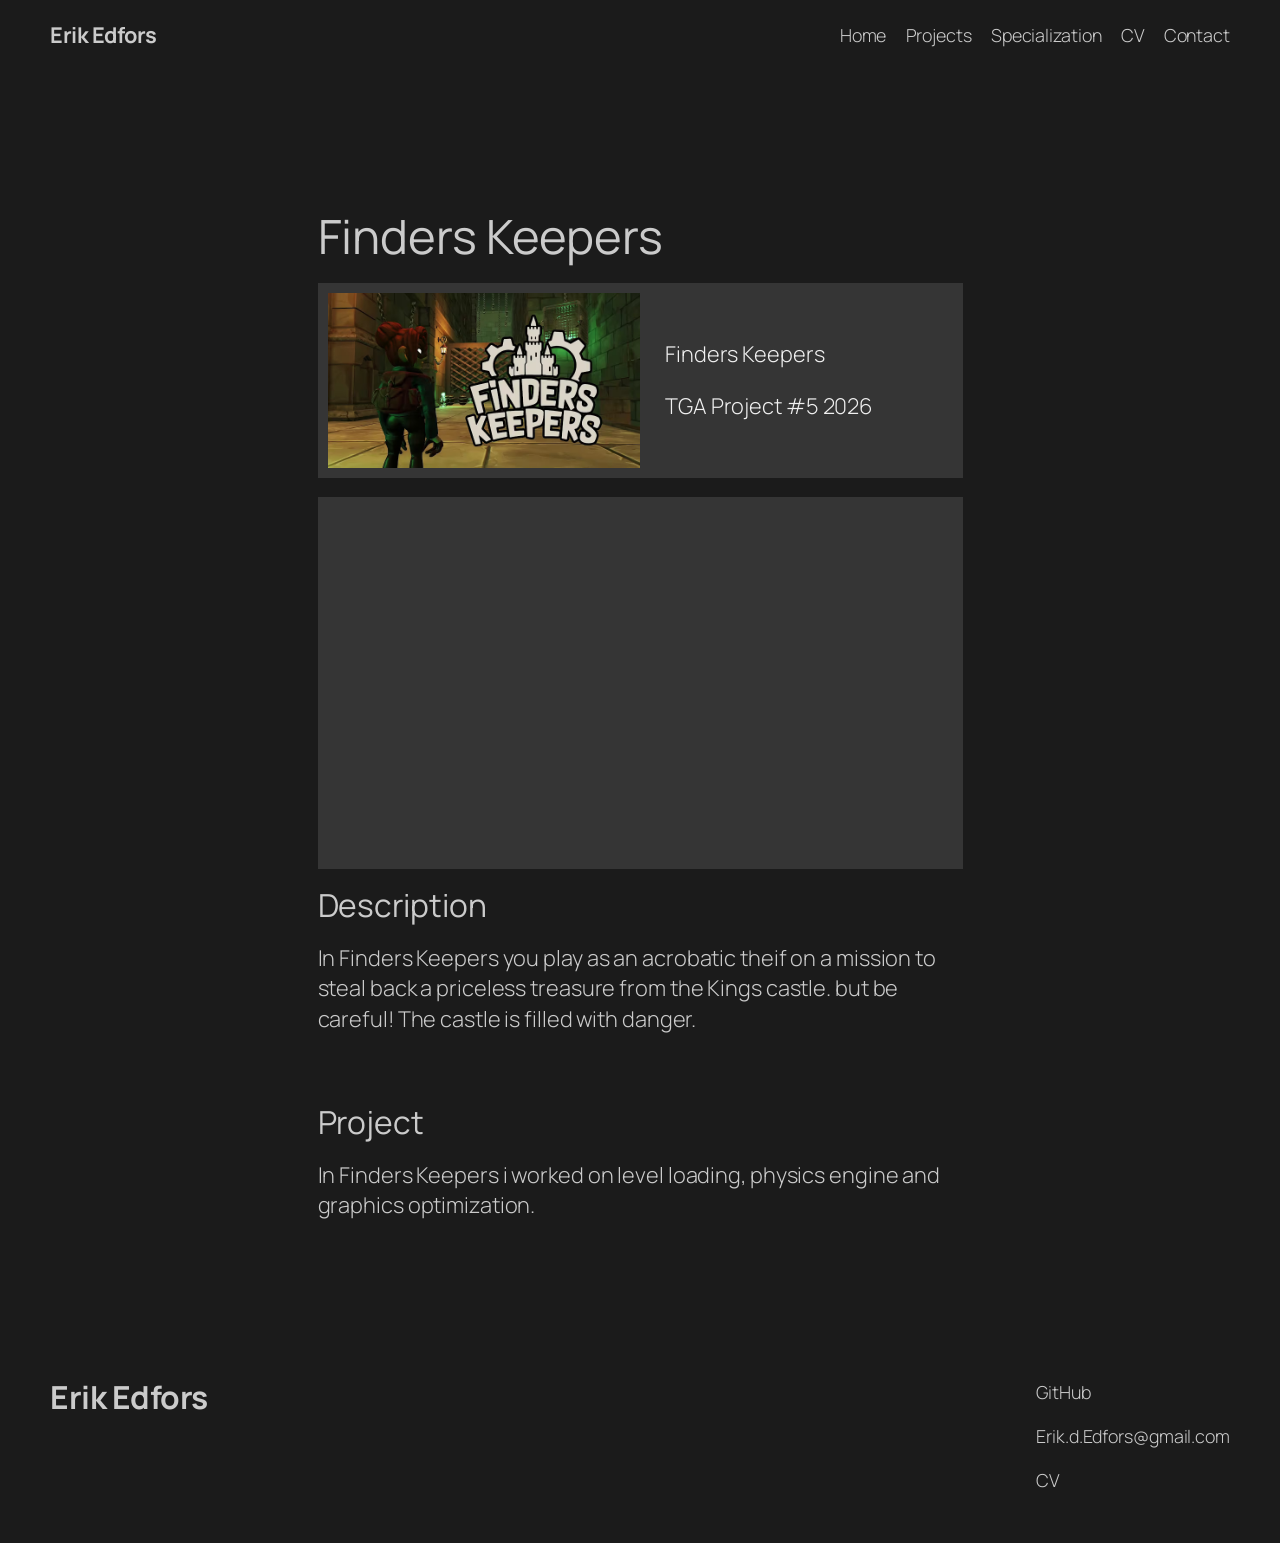
<file: finders-keepers/index.html>
<!DOCTYPE html>
<html lang="en-US">
<head><meta charset="UTF-8">
	
	<meta name="viewport" content="width=device-width, initial-scale=1">
<meta name="robots" content="max-image-preview:large">
<title>Finders Keepers – Erik Edfors</title>




<style id="wp-img-auto-sizes-contain-inline-css">
img:is([sizes=auto i],[sizes^="auto," i]){contain-intrinsic-size:3000px 1500px}
/*# sourceURL=wp-img-auto-sizes-contain-inline-css */
</style>
<style id="wp-block-site-title-inline-css">
.wp-block-site-title{box-sizing:border-box}.wp-block-site-title :where(a){color:inherit;font-family:inherit;font-size:inherit;font-style:inherit;font-weight:inherit;letter-spacing:inherit;line-height:inherit;text-decoration:inherit}
/*# sourceURL=/wp-includes/blocks/site-title/style.min.css */
</style>
<style id="wp-block-navigation-link-inline-css">
.wp-block-navigation .wp-block-navigation-item__label{overflow-wrap:break-word}.wp-block-navigation .wp-block-navigation-item__description{display:none}.link-ui-tools{outline:1px solid #f0f0f0;padding:8px}.link-ui-block-inserter{padding-top:8px}.link-ui-block-inserter__back{margin-left:8px;text-transform:uppercase}
/*# sourceURL=/wp-includes/blocks/navigation-link/style.min.css */
</style>
<style id="wp-block-navigation-inline-css">
.wp-block-navigation{position:relative}.wp-block-navigation ul{margin-bottom:0;margin-left:0;margin-top:0;padding-left:0}.wp-block-navigation ul,.wp-block-navigation ul li{list-style:none}.wp-block-navigation .wp-block-navigation-item{align-items:center;background-color:inherit;display:flex;position:relative}.wp-block-navigation .wp-block-navigation-item .wp-block-navigation__submenu-container:empty{display:none}.wp-block-navigation .wp-block-navigation-item__content{display:block;z-index:1}.wp-block-navigation .wp-block-navigation-item__content.wp-block-navigation-item__content{color:inherit}.wp-block-navigation.has-text-decoration-underline .wp-block-navigation-item__content,.wp-block-navigation.has-text-decoration-underline .wp-block-navigation-item__content:active,.wp-block-navigation.has-text-decoration-underline .wp-block-navigation-item__content:focus{text-decoration:underline}.wp-block-navigation.has-text-decoration-line-through .wp-block-navigation-item__content,.wp-block-navigation.has-text-decoration-line-through .wp-block-navigation-item__content:active,.wp-block-navigation.has-text-decoration-line-through .wp-block-navigation-item__content:focus{text-decoration:line-through}.wp-block-navigation :where(a),.wp-block-navigation :where(a:active),.wp-block-navigation :where(a:focus){text-decoration:none}.wp-block-navigation .wp-block-navigation__submenu-icon{align-self:center;background-color:inherit;border:none;color:currentColor;display:inline-block;font-size:inherit;height:.6em;line-height:0;margin-left:.25em;padding:0;width:.6em}.wp-block-navigation .wp-block-navigation__submenu-icon svg{stroke:currentColor;display:inline-block;height:inherit;margin-top:.075em;width:inherit}.wp-block-navigation{--navigation-layout-justification-setting:flex-start;--navigation-layout-direction:row;--navigation-layout-wrap:wrap;--navigation-layout-justify:flex-start;--navigation-layout-align:center}.wp-block-navigation.is-vertical{--navigation-layout-direction:column;--navigation-layout-justify:initial;--navigation-layout-align:flex-start}.wp-block-navigation.no-wrap{--navigation-layout-wrap:nowrap}.wp-block-navigation.items-justified-center{--navigation-layout-justification-setting:center;--navigation-layout-justify:center}.wp-block-navigation.items-justified-center.is-vertical{--navigation-layout-align:center}.wp-block-navigation.items-justified-right{--navigation-layout-justification-setting:flex-end;--navigation-layout-justify:flex-end}.wp-block-navigation.items-justified-right.is-vertical{--navigation-layout-align:flex-end}.wp-block-navigation.items-justified-space-between{--navigation-layout-justification-setting:space-between;--navigation-layout-justify:space-between}:where(.wp-block-navigation) ul li{padding:0}.wp-block-navigation .has-child .wp-block-navigation__submenu-container{align-items:normal;background-color:inherit;color:inherit;display:flex;flex-direction:column;opacity:0;position:absolute;z-index:2}@media not (prefers-reduced-motion){.wp-block-navigation .has-child .wp-block-navigation__submenu-container{transition:opacity .1s linear}}.wp-block-navigation .has-child .wp-block-navigation__submenu-container{height:0;overflow:hidden;visibility:hidden;width:0}.wp-block-navigation .has-child .wp-block-navigation__submenu-container>.wp-block-navigation-item>.wp-block-navigation-item__content{display:flex;flex-grow:1;padding:.5em 1em}.wp-block-navigation .has-child .wp-block-navigation__submenu-container>.wp-block-navigation-item>.wp-block-navigation-item__content .wp-block-navigation__submenu-icon{margin-left:auto;margin-right:0}.wp-block-navigation .has-child .wp-block-navigation__submenu-container .wp-block-navigation-item__content{margin:0}.wp-block-navigation .has-child .wp-block-navigation__submenu-container{left:-1px;top:100%}@media (min-width:782px){.wp-block-navigation .has-child .wp-block-navigation__submenu-container .wp-block-navigation__submenu-container{left:100%;top:-1px}.wp-block-navigation .has-child .wp-block-navigation__submenu-container .wp-block-navigation__submenu-container:before{background:transparent;content:"";display:block;height:100%;position:absolute;right:100%;width:.5em}.wp-block-navigation .has-child .wp-block-navigation__submenu-container .wp-block-navigation__submenu-icon{margin-right:.25em}.wp-block-navigation .has-child .wp-block-navigation__submenu-container .wp-block-navigation__submenu-icon svg{transform:rotate(-90deg)}}@media (hover:hover){.wp-block-navigation .has-child:not(.open-on-click):hover>.wp-block-navigation__submenu-container{height:auto;min-width:200px;opacity:1;overflow:visible;visibility:visible;width:auto}}.wp-block-navigation .has-child .wp-block-navigation-submenu__toggle[aria-expanded=true]~.wp-block-navigation__submenu-container,.wp-block-navigation .has-child:not(.open-on-click):not(.open-on-hover-click):focus-within>.wp-block-navigation__submenu-container{height:auto;min-width:200px;opacity:1;overflow:visible;visibility:visible;width:auto}.wp-block-navigation .has-child.open-always{align-items:var(--navigation-layout-align,initial);flex-direction:var(--navigation-layout-direction,initial);flex-wrap:var(--navigation-layout-wrap,wrap);gap:var(--wp--style--block-gap,2em)}.wp-block-navigation .has-child.open-always,.wp-block-navigation .has-child.open-always .wp-block-navigation-item{justify-content:var(--navigation-layout-justify,initial)}.wp-block-navigation .has-child.open-always .wp-block-navigation__submenu-container,.wp-block-navigation .has-child.open-always.wp-block-navigation-submenu{gap:var(--wp--style--block-gap,2em)}.wp-block-navigation .has-child.open-always .wp-block-navigation-item,.wp-block-navigation .has-child.open-always .wp-block-navigation__submenu-container,.wp-block-navigation .has-child.open-always.wp-block-navigation-submenu{padding-bottom:0;padding-top:0}.wp-block-navigation .has-child.open-always .wp-block-navigation__submenu-container{padding-left:var(--wp--style--block-gap,2em);padding-right:var(--wp--style--block-gap,2em)}.wp-block-navigation .has-child.open-always .wp-block-navigation__submenu-container .wp-block-navigation-item__content{padding:0}.wp-block-navigation .has-child.open-always .wp-block-navigation__submenu-container>.wp-block-navigation-item>.wp-block-navigation-item__content,.wp-block-navigation .has-child.open-always>.wp-block-navigation-item__content{flex-grow:0}.wp-block-navigation .has-child.open-always>.wp-block-navigation__submenu-container{background-color:transparent;border:none;color:inherit;flex-basis:100%;height:auto;opacity:1;overflow:visible;position:static;visibility:visible;width:auto}.wp-block-navigation.has-background .has-child .wp-block-navigation__submenu-container{left:0;top:100%}@media (min-width:782px){.wp-block-navigation.has-background .has-child .wp-block-navigation__submenu-container .wp-block-navigation__submenu-container{left:100%;top:0}}.wp-block-navigation-submenu{display:flex;position:relative}.wp-block-navigation-submenu .wp-block-navigation__submenu-icon svg{stroke:currentColor}button.wp-block-navigation-item__content{background-color:transparent;border:none;color:currentColor;font-family:inherit;font-size:inherit;font-style:inherit;font-weight:inherit;letter-spacing:inherit;line-height:inherit;text-align:left;text-transform:inherit}.wp-block-navigation-submenu__toggle{cursor:pointer}.wp-block-navigation-submenu__toggle[aria-expanded=true]+.wp-block-navigation__submenu-icon>svg,.wp-block-navigation-submenu__toggle[aria-expanded=true]>svg{transform:rotate(180deg)}.wp-block-navigation-item.open-on-click .wp-block-navigation-submenu__toggle{padding-left:0;padding-right:.85em}.wp-block-navigation-item.open-on-click .wp-block-navigation-submenu__toggle+.wp-block-navigation__submenu-icon{margin-left:-.6em;pointer-events:none}.wp-block-navigation-item.open-on-click button.wp-block-navigation-item__content:not(.wp-block-navigation-submenu__toggle){padding:0}.wp-block-navigation .wp-block-page-list,.wp-block-navigation__container,.wp-block-navigation__responsive-close,.wp-block-navigation__responsive-container,.wp-block-navigation__responsive-container-content,.wp-block-navigation__responsive-dialog{gap:inherit}:where(.wp-block-navigation.has-background .wp-block-navigation-item a:not(.wp-element-button)),:where(.wp-block-navigation.has-background .wp-block-navigation-submenu a:not(.wp-element-button)){padding:.5em 1em}:where(.wp-block-navigation .wp-block-navigation__submenu-container .wp-block-navigation-item a:not(.wp-element-button)),:where(.wp-block-navigation .wp-block-navigation__submenu-container .wp-block-navigation-submenu a:not(.wp-element-button)),:where(.wp-block-navigation .wp-block-navigation__submenu-container .wp-block-navigation-submenu button.wp-block-navigation-item__content),:where(.wp-block-navigation .wp-block-navigation__submenu-container .wp-block-pages-list__item button.wp-block-navigation-item__content){padding:.5em 1em}.wp-block-navigation.items-justified-right .wp-block-navigation__container .has-child .wp-block-navigation__submenu-container,.wp-block-navigation.items-justified-right .wp-block-page-list>.has-child .wp-block-navigation__submenu-container,.wp-block-navigation.items-justified-space-between .wp-block-page-list>.has-child:last-child .wp-block-navigation__submenu-container,.wp-block-navigation.items-justified-space-between>.wp-block-navigation__container>.has-child:last-child .wp-block-navigation__submenu-container{left:auto;right:0}.wp-block-navigation.items-justified-right .wp-block-navigation__container .has-child .wp-block-navigation__submenu-container .wp-block-navigation__submenu-container,.wp-block-navigation.items-justified-right .wp-block-page-list>.has-child .wp-block-navigation__submenu-container .wp-block-navigation__submenu-container,.wp-block-navigation.items-justified-space-between .wp-block-page-list>.has-child:last-child .wp-block-navigation__submenu-container .wp-block-navigation__submenu-container,.wp-block-navigation.items-justified-space-between>.wp-block-navigation__container>.has-child:last-child .wp-block-navigation__submenu-container .wp-block-navigation__submenu-container{left:-1px;right:-1px}@media (min-width:782px){.wp-block-navigation.items-justified-right .wp-block-navigation__container .has-child .wp-block-navigation__submenu-container .wp-block-navigation__submenu-container,.wp-block-navigation.items-justified-right .wp-block-page-list>.has-child .wp-block-navigation__submenu-container .wp-block-navigation__submenu-container,.wp-block-navigation.items-justified-space-between .wp-block-page-list>.has-child:last-child .wp-block-navigation__submenu-container .wp-block-navigation__submenu-container,.wp-block-navigation.items-justified-space-between>.wp-block-navigation__container>.has-child:last-child .wp-block-navigation__submenu-container .wp-block-navigation__submenu-container{left:auto;right:100%}}.wp-block-navigation:not(.has-background) .wp-block-navigation__submenu-container{background-color:#fff;border:1px solid rgba(0,0,0,.15)}.wp-block-navigation.has-background .wp-block-navigation__submenu-container{background-color:inherit}.wp-block-navigation:not(.has-text-color) .wp-block-navigation__submenu-container{color:#000}.wp-block-navigation__container{align-items:var(--navigation-layout-align,initial);display:flex;flex-direction:var(--navigation-layout-direction,initial);flex-wrap:var(--navigation-layout-wrap,wrap);justify-content:var(--navigation-layout-justify,initial);list-style:none;margin:0;padding-left:0}.wp-block-navigation__container .is-responsive{display:none}.wp-block-navigation__container:only-child,.wp-block-page-list:only-child{flex-grow:1}@keyframes overlay-menu__fade-in-animation{0%{opacity:0;transform:translateY(.5em)}to{opacity:1;transform:translateY(0)}}.wp-block-navigation__responsive-container{bottom:0;display:none;left:0;position:fixed;right:0;top:0}.wp-block-navigation__responsive-container :where(.wp-block-navigation-item a){color:inherit}.wp-block-navigation__responsive-container .wp-block-navigation__responsive-container-content{align-items:var(--navigation-layout-align,initial);display:flex;flex-direction:var(--navigation-layout-direction,initial);flex-wrap:var(--navigation-layout-wrap,wrap);justify-content:var(--navigation-layout-justify,initial)}.wp-block-navigation__responsive-container:not(.is-menu-open.is-menu-open){background-color:inherit!important;color:inherit!important}.wp-block-navigation__responsive-container.is-menu-open{background-color:inherit;display:flex;flex-direction:column}@media not (prefers-reduced-motion){.wp-block-navigation__responsive-container.is-menu-open{animation:overlay-menu__fade-in-animation .1s ease-out;animation-fill-mode:forwards}}.wp-block-navigation__responsive-container.is-menu-open:not(.disable-default-overlay){padding:clamp(1rem,var(--wp--style--root--padding-top),20rem) clamp(1rem,var(--wp--style--root--padding-right),20rem) clamp(1rem,var(--wp--style--root--padding-bottom),20rem) clamp(1rem,var(--wp--style--root--padding-left),20rem)}.wp-block-navigation__responsive-container.is-menu-open{overflow:auto;z-index:100000}.wp-block-navigation__responsive-container.is-menu-open:not(.disable-default-overlay) .wp-block-navigation__responsive-container-content{padding-top:calc(2rem + 24px)}.wp-block-navigation__responsive-container.is-menu-open:where(:not(.disable-default-overlay)) .wp-block-navigation__responsive-container-content{align-items:var(--navigation-layout-justification-setting,inherit);display:flex;flex-direction:column;flex-wrap:nowrap;overflow:visible}.wp-block-navigation__responsive-container.is-menu-open:where(:not(.disable-default-overlay)) .wp-block-navigation__responsive-container-content,.wp-block-navigation__responsive-container.is-menu-open:where(:not(.disable-default-overlay)) .wp-block-navigation__responsive-container-content .wp-block-navigation__container,.wp-block-navigation__responsive-container.is-menu-open:where(:not(.disable-default-overlay)) .wp-block-navigation__responsive-container-content .wp-block-page-list{justify-content:flex-start}.wp-block-navigation__responsive-container.is-menu-open:where(:not(.disable-default-overlay)) .wp-block-navigation__responsive-container-content .wp-block-navigation__submenu-icon{display:none}.wp-block-navigation__responsive-container.is-menu-open:where(:not(.disable-default-overlay)) .wp-block-navigation__responsive-container-content .has-child .wp-block-navigation__submenu-container{border:none;height:auto;min-width:200px;opacity:1;overflow:initial;padding-left:2rem;padding-right:2rem;position:static;visibility:visible;width:auto}.wp-block-navigation__responsive-container.is-menu-open:where(:not(.disable-default-overlay)) .wp-block-navigation__responsive-container-content .wp-block-navigation__container,.wp-block-navigation__responsive-container.is-menu-open:where(:not(.disable-default-overlay)) .wp-block-navigation__responsive-container-content .wp-block-navigation__submenu-container{gap:inherit}.wp-block-navigation__responsive-container.is-menu-open:where(:not(.disable-default-overlay)) .wp-block-navigation__responsive-container-content .wp-block-navigation__submenu-container{padding-top:var(--wp--style--block-gap,2em)}.wp-block-navigation__responsive-container.is-menu-open:where(:not(.disable-default-overlay)) .wp-block-navigation__responsive-container-content .wp-block-navigation-item__content{padding:0}.wp-block-navigation__responsive-container.is-menu-open:where(:not(.disable-default-overlay)) .wp-block-navigation__responsive-container-content .wp-block-navigation-item,.wp-block-navigation__responsive-container.is-menu-open:where(:not(.disable-default-overlay)) .wp-block-navigation__responsive-container-content .wp-block-navigation__container,.wp-block-navigation__responsive-container.is-menu-open:where(:not(.disable-default-overlay)) .wp-block-navigation__responsive-container-content .wp-block-page-list{align-items:var(--navigation-layout-justification-setting,initial);display:flex;flex-direction:column}.wp-block-navigation__responsive-container.is-menu-open:where(:not(.disable-default-overlay)) .wp-block-navigation-item,.wp-block-navigation__responsive-container.is-menu-open:where(:not(.disable-default-overlay)) .wp-block-navigation-item .wp-block-navigation__submenu-container,.wp-block-navigation__responsive-container.is-menu-open:where(:not(.disable-default-overlay)) .wp-block-navigation__container,.wp-block-navigation__responsive-container.is-menu-open:where(:not(.disable-default-overlay)) .wp-block-page-list{background:transparent!important;color:inherit!important}.wp-block-navigation__responsive-container.is-menu-open:where(:not(.disable-default-overlay)) .wp-block-navigation__submenu-container.wp-block-navigation__submenu-container.wp-block-navigation__submenu-container.wp-block-navigation__submenu-container{left:auto;right:auto}.wp-block-navigation__responsive-container.disable-default-overlay .wp-block-navigation__overlay-container{display:none;width:100%}.wp-block-navigation__responsive-container.disable-default-overlay .wp-block-navigation__responsive-close{max-width:none}.wp-block-navigation__responsive-container.disable-default-overlay.is-menu-open .wp-block-navigation__responsive-container-content>:not(.wp-block-navigation__overlay-container){display:none}.wp-block-navigation__responsive-container.disable-default-overlay.is-menu-open .wp-block-navigation__responsive-container-content .wp-block-navigation__overlay-container{display:block}.wp-block-navigation__responsive-container.disable-default-overlay.is-menu-open .wp-block-navigation__responsive-container-content .wp-block-navigation__overlay-container .wp-block-navigation__submenu-container{left:0;right:auto}@media (min-width:600px){.wp-block-navigation__responsive-container:not(.hidden-by-default):not(.is-menu-open){background-color:inherit;display:block;position:relative;width:100%;z-index:auto}.wp-block-navigation__responsive-container:not(.hidden-by-default):not(.is-menu-open) .wp-block-navigation__responsive-container-close{display:none}.wp-block-navigation__responsive-container.is-menu-open .wp-block-navigation__submenu-container.wp-block-navigation__submenu-container.wp-block-navigation__submenu-container.wp-block-navigation__submenu-container{left:0}}.wp-block-navigation:not(.has-background) .wp-block-navigation__responsive-container.is-menu-open:not(.disable-default-overlay){background-color:#fff}.wp-block-navigation:not(.has-text-color) .wp-block-navigation__responsive-container.is-menu-open:not(.disable-default-overlay){color:#000}.wp-block-navigation__toggle_button_label{font-size:1rem;font-weight:700}.wp-block-navigation__responsive-container-close,.wp-block-navigation__responsive-container-open{background:transparent;border:none;color:currentColor;cursor:pointer;margin:0;padding:0;text-transform:inherit;vertical-align:middle}.wp-block-navigation__responsive-container-close svg,.wp-block-navigation__responsive-container-open svg{fill:currentColor;display:block;height:24px;pointer-events:none;width:24px}.wp-block-navigation__responsive-container-open{display:flex}.wp-block-navigation__responsive-container-open.wp-block-navigation__responsive-container-open.wp-block-navigation__responsive-container-open{font-family:inherit;font-size:inherit;font-weight:inherit}@media (min-width:600px){.wp-block-navigation__responsive-container-open:not(.always-shown){display:none}}.wp-block-navigation__responsive-container-close{position:absolute;right:0;top:0;z-index:2}.wp-block-navigation__responsive-container-close.wp-block-navigation__responsive-container-close.wp-block-navigation__responsive-container-close{font-family:inherit;font-size:inherit;font-weight:inherit}.disable-default-overlay .wp-block-navigation__responsive-container-close{right:clamp(1rem,var(--wp--style--root--padding-left),20rem);top:clamp(1rem,var(--wp--style--root--padding-left),20rem)}.wp-block-navigation__responsive-close{width:100%}.has-modal-open .wp-block-navigation__responsive-close{margin-left:auto;margin-right:auto;max-width:var(--wp--style--global--wide-size,100%)}.wp-block-navigation__responsive-close:focus{outline:none}.is-menu-open .wp-block-navigation__responsive-close,.is-menu-open .wp-block-navigation__responsive-container-content,.is-menu-open .wp-block-navigation__responsive-dialog{box-sizing:border-box}.wp-block-navigation__responsive-dialog{position:relative}.has-modal-open .admin-bar .is-menu-open:where(:not(.disable-default-overlay)) .wp-block-navigation__responsive-dialog{margin-top:46px}@media (min-width:782px){.has-modal-open .admin-bar .is-menu-open:where(:not(.disable-default-overlay)) .wp-block-navigation__responsive-dialog{margin-top:32px}}html.has-modal-open{overflow:hidden}
/*# sourceURL=/wp-includes/blocks/navigation/style.min.css */
</style>
<style id="wp-block-group-inline-css">
.wp-block-group{box-sizing:border-box}:where(.wp-block-group.wp-block-group-is-layout-constrained){position:relative}
/*# sourceURL=/wp-includes/blocks/group/style.min.css */
</style>
<style id="wp-block-post-title-inline-css">
.wp-block-post-title{box-sizing:border-box;word-break:break-word}.wp-block-post-title :where(a){display:inline-block;font-family:inherit;font-size:inherit;font-style:inherit;font-weight:inherit;letter-spacing:inherit;line-height:inherit;text-decoration:inherit}
/*# sourceURL=/wp-includes/blocks/post-title/style.min.css */
</style>
<style id="wp-block-paragraph-inline-css">
.is-small-text{font-size:.875em}.is-regular-text{font-size:1em}.is-large-text{font-size:2.25em}.is-larger-text{font-size:3em}.has-drop-cap:not(:focus):first-letter{float:left;font-size:8.4em;font-style:normal;font-weight:100;line-height:.68;margin:.05em .1em 0 0;text-transform:uppercase}body.rtl .has-drop-cap:not(:focus):first-letter{float:none;margin-left:.1em}p.has-drop-cap.has-background{overflow:hidden}:root :where(p.has-background){padding:1.25em 2.375em}:where(p.has-text-color:not(.has-link-color)) a{color:inherit}p.has-text-align-left[style*="writing-mode:vertical-lr"],p.has-text-align-right[style*="writing-mode:vertical-rl"]{rotate:180deg}
/*# sourceURL=/wp-includes/blocks/paragraph/style.min.css */
</style>
<style id="wp-block-media-text-inline-css">
.wp-block-media-text{box-sizing:border-box;direction:ltr;display:grid;grid-template-columns:50% 1fr;grid-template-rows:auto}.wp-block-media-text.has-media-on-the-right{grid-template-columns:1fr 50%}.wp-block-media-text.is-vertically-aligned-top>.wp-block-media-text__content,.wp-block-media-text.is-vertically-aligned-top>.wp-block-media-text__media{align-self:start}.wp-block-media-text.is-vertically-aligned-center>.wp-block-media-text__content,.wp-block-media-text.is-vertically-aligned-center>.wp-block-media-text__media,.wp-block-media-text>.wp-block-media-text__content,.wp-block-media-text>.wp-block-media-text__media{align-self:center}.wp-block-media-text.is-vertically-aligned-bottom>.wp-block-media-text__content,.wp-block-media-text.is-vertically-aligned-bottom>.wp-block-media-text__media{align-self:end}.wp-block-media-text>.wp-block-media-text__media{grid-column:1;grid-row:1;margin:0}.wp-block-media-text>.wp-block-media-text__content{direction:ltr;grid-column:2;grid-row:1;padding:0 8%;word-break:break-word}.wp-block-media-text.has-media-on-the-right>.wp-block-media-text__media{grid-column:2;grid-row:1}.wp-block-media-text.has-media-on-the-right>.wp-block-media-text__content{grid-column:1;grid-row:1}.wp-block-media-text__media a{display:block}.wp-block-media-text__media img,.wp-block-media-text__media video{height:auto;max-width:unset;vertical-align:middle;width:100%}.wp-block-media-text.is-image-fill>.wp-block-media-text__media{background-size:cover;height:100%;min-height:250px}.wp-block-media-text.is-image-fill>.wp-block-media-text__media>a{display:block;height:100%}.wp-block-media-text.is-image-fill>.wp-block-media-text__media img{clip:rect(0,0,0,0);border:0;height:1px;margin:-1px;overflow:hidden;padding:0;position:absolute;width:1px}.wp-block-media-text.is-image-fill-element>.wp-block-media-text__media{height:100%;min-height:250px;position:relative}.wp-block-media-text.is-image-fill-element>.wp-block-media-text__media>a{display:block;height:100%}.wp-block-media-text.is-image-fill-element>.wp-block-media-text__media img{height:100%;-o-object-fit:cover;object-fit:cover;position:absolute;width:100%}@media (max-width:600px){.wp-block-media-text.is-stacked-on-mobile{grid-template-columns:100%!important}.wp-block-media-text.is-stacked-on-mobile>.wp-block-media-text__media{grid-column:1;grid-row:1}.wp-block-media-text.is-stacked-on-mobile>.wp-block-media-text__content{grid-column:1;grid-row:2}}
/*# sourceURL=/wp-includes/blocks/media-text/style.min.css */
</style>
<style id="wp-block-embed-inline-css">
.wp-block-embed.alignleft,.wp-block-embed.alignright,.wp-block[data-align=left]>[data-type="core/embed"],.wp-block[data-align=right]>[data-type="core/embed"]{max-width:360px;width:100%}.wp-block-embed.alignleft .wp-block-embed__wrapper,.wp-block-embed.alignright .wp-block-embed__wrapper,.wp-block[data-align=left]>[data-type="core/embed"] .wp-block-embed__wrapper,.wp-block[data-align=right]>[data-type="core/embed"] .wp-block-embed__wrapper{min-width:280px}.wp-block-cover .wp-block-embed{min-height:240px;min-width:320px}.wp-block-group.is-layout-flex .wp-block-embed{flex:1 1 0%;min-width:0}.wp-block-embed{overflow-wrap:break-word}.wp-block-embed :where(figcaption){margin-bottom:1em;margin-top:.5em}.wp-block-embed iframe{max-width:100%}.wp-block-embed__wrapper{position:relative}.wp-embed-responsive .wp-has-aspect-ratio .wp-block-embed__wrapper:before{content:"";display:block;padding-top:50%}.wp-embed-responsive .wp-has-aspect-ratio iframe{bottom:0;height:100%;left:0;position:absolute;right:0;top:0;width:100%}.wp-embed-responsive .wp-embed-aspect-21-9 .wp-block-embed__wrapper:before{padding-top:42.85%}.wp-embed-responsive .wp-embed-aspect-18-9 .wp-block-embed__wrapper:before{padding-top:50%}.wp-embed-responsive .wp-embed-aspect-16-9 .wp-block-embed__wrapper:before{padding-top:56.25%}.wp-embed-responsive .wp-embed-aspect-4-3 .wp-block-embed__wrapper:before{padding-top:75%}.wp-embed-responsive .wp-embed-aspect-1-1 .wp-block-embed__wrapper:before{padding-top:100%}.wp-embed-responsive .wp-embed-aspect-9-16 .wp-block-embed__wrapper:before{padding-top:177.77%}.wp-embed-responsive .wp-embed-aspect-1-2 .wp-block-embed__wrapper:before{padding-top:200%}
/*# sourceURL=/wp-includes/blocks/embed/style.min.css */
</style>
<style id="wp-block-heading-inline-css">
h1:where(.wp-block-heading).has-background,h2:where(.wp-block-heading).has-background,h3:where(.wp-block-heading).has-background,h4:where(.wp-block-heading).has-background,h5:where(.wp-block-heading).has-background,h6:where(.wp-block-heading).has-background{padding:1.25em 2.375em}h1.has-text-align-left[style*=writing-mode]:where([style*=vertical-lr]),h1.has-text-align-right[style*=writing-mode]:where([style*=vertical-rl]),h2.has-text-align-left[style*=writing-mode]:where([style*=vertical-lr]),h2.has-text-align-right[style*=writing-mode]:where([style*=vertical-rl]),h3.has-text-align-left[style*=writing-mode]:where([style*=vertical-lr]),h3.has-text-align-right[style*=writing-mode]:where([style*=vertical-rl]),h4.has-text-align-left[style*=writing-mode]:where([style*=vertical-lr]),h4.has-text-align-right[style*=writing-mode]:where([style*=vertical-rl]),h5.has-text-align-left[style*=writing-mode]:where([style*=vertical-lr]),h5.has-text-align-right[style*=writing-mode]:where([style*=vertical-rl]),h6.has-text-align-left[style*=writing-mode]:where([style*=vertical-lr]),h6.has-text-align-right[style*=writing-mode]:where([style*=vertical-rl]){rotate:180deg}
/*# sourceURL=/wp-includes/blocks/heading/style.min.css */
</style>
<style id="wp-block-spacer-inline-css">
.wp-block-spacer{clear:both}
/*# sourceURL=/wp-includes/blocks/spacer/style.min.css */
</style>
<style id="wp-block-post-content-inline-css">
.wp-block-post-content{display:flow-root}
/*# sourceURL=/wp-includes/blocks/post-content/style.min.css */
</style>
<style id="wp-block-columns-inline-css">
.wp-block-columns{box-sizing:border-box;display:flex;flex-wrap:wrap!important}@media (min-width:782px){.wp-block-columns{flex-wrap:nowrap!important}}.wp-block-columns{align-items:normal!important}.wp-block-columns.are-vertically-aligned-top{align-items:flex-start}.wp-block-columns.are-vertically-aligned-center{align-items:center}.wp-block-columns.are-vertically-aligned-bottom{align-items:flex-end}@media (max-width:781px){.wp-block-columns:not(.is-not-stacked-on-mobile)>.wp-block-column{flex-basis:100%!important}}@media (min-width:782px){.wp-block-columns:not(.is-not-stacked-on-mobile)>.wp-block-column{flex-basis:0;flex-grow:1}.wp-block-columns:not(.is-not-stacked-on-mobile)>.wp-block-column[style*=flex-basis]{flex-grow:0}}.wp-block-columns.is-not-stacked-on-mobile{flex-wrap:nowrap!important}.wp-block-columns.is-not-stacked-on-mobile>.wp-block-column{flex-basis:0;flex-grow:1}.wp-block-columns.is-not-stacked-on-mobile>.wp-block-column[style*=flex-basis]{flex-grow:0}:where(.wp-block-columns){margin-bottom:1.75em}:where(.wp-block-columns.has-background){padding:1.25em 2.375em}.wp-block-column{flex-grow:1;min-width:0;overflow-wrap:break-word;word-break:break-word}.wp-block-column.is-vertically-aligned-top{align-self:flex-start}.wp-block-column.is-vertically-aligned-center{align-self:center}.wp-block-column.is-vertically-aligned-bottom{align-self:flex-end}.wp-block-column.is-vertically-aligned-stretch{align-self:stretch}.wp-block-column.is-vertically-aligned-bottom,.wp-block-column.is-vertically-aligned-center,.wp-block-column.is-vertically-aligned-top{width:100%}
/*# sourceURL=/wp-includes/blocks/columns/style.min.css */
</style>
<style id="wp-block-library-inline-css">
:root{--wp-block-synced-color:#7a00df;--wp-block-synced-color--rgb:122,0,223;--wp-bound-block-color:var(--wp-block-synced-color);--wp-editor-canvas-background:#ddd;--wp-admin-theme-color:#007cba;--wp-admin-theme-color--rgb:0,124,186;--wp-admin-theme-color-darker-10:#006ba1;--wp-admin-theme-color-darker-10--rgb:0,107,160.5;--wp-admin-theme-color-darker-20:#005a87;--wp-admin-theme-color-darker-20--rgb:0,90,135;--wp-admin-border-width-focus:2px}@media (min-resolution:192dpi){:root{--wp-admin-border-width-focus:1.5px}}.wp-element-button{cursor:pointer}:root .has-very-light-gray-background-color{background-color:#eee}:root .has-very-dark-gray-background-color{background-color:#313131}:root .has-very-light-gray-color{color:#eee}:root .has-very-dark-gray-color{color:#313131}:root .has-vivid-green-cyan-to-vivid-cyan-blue-gradient-background{background:linear-gradient(135deg,#00d084,#0693e3)}:root .has-purple-crush-gradient-background{background:linear-gradient(135deg,#34e2e4,#4721fb 50%,#ab1dfe)}:root .has-hazy-dawn-gradient-background{background:linear-gradient(135deg,#faaca8,#dad0ec)}:root .has-subdued-olive-gradient-background{background:linear-gradient(135deg,#fafae1,#67a671)}:root .has-atomic-cream-gradient-background{background:linear-gradient(135deg,#fdd79a,#004a59)}:root .has-nightshade-gradient-background{background:linear-gradient(135deg,#330968,#31cdcf)}:root .has-midnight-gradient-background{background:linear-gradient(135deg,#020381,#2874fc)}:root{--wp--preset--font-size--normal:16px;--wp--preset--font-size--huge:42px}.has-regular-font-size{font-size:1em}.has-larger-font-size{font-size:2.625em}.has-normal-font-size{font-size:var(--wp--preset--font-size--normal)}.has-huge-font-size{font-size:var(--wp--preset--font-size--huge)}:root .has-text-align-center{text-align:center}:root .has-text-align-left{text-align:left}:root .has-text-align-right{text-align:right}.has-fit-text{white-space:nowrap!important}#end-resizable-editor-section{display:none}.aligncenter{clear:both}.items-justified-left{justify-content:flex-start}.items-justified-center{justify-content:center}.items-justified-right{justify-content:flex-end}.items-justified-space-between{justify-content:space-between}.screen-reader-text{word-wrap:normal!important;border:0;clip-path:inset(50%);height:1px;margin:-1px;overflow:hidden;padding:0;position:absolute;width:1px;word-break:normal!important}.screen-reader-text:focus{background-color:#ddd;clip-path:none;color:#444;display:block;font-size:1em;height:auto;left:5px;line-height:normal;padding:15px 23px 14px;text-decoration:none;top:5px;width:auto;z-index:100000}html :where(.has-border-color){border-style:solid}html :where([style^=border-color],[style*=";border-color"],[style*="; border-color"]){border-style:solid}html :where([style^=border-top-color],[style*=";border-top-color"],[style*="; border-top-color"]){border-top-style:solid}html :where([style^=border-right-color],[style*=";border-right-color"],[style*="; border-right-color"]){border-right-style:solid}html :where([style^=border-bottom-color],[style*=";border-bottom-color"],[style*="; border-bottom-color"]){border-bottom-style:solid}html :where([style^=border-left-color],[style*=";border-left-color"],[style*="; border-left-color"]){border-left-style:solid}html :where([style^=border-width],[style*=";border-width"],[style*="; border-width"]){border-style:solid}html :where([style^=border-top-width],[style*=";border-top-width"],[style*="; border-top-width"]){border-top-style:solid}html :where([style^=border-right-width],[style*=";border-right-width"],[style*="; border-right-width"]){border-right-style:solid}html :where([style^=border-bottom-width],[style*=";border-bottom-width"],[style*="; border-bottom-width"]){border-bottom-style:solid}html :where([style^=border-left-width],[style*=";border-left-width"],[style*="; border-left-width"]){border-left-style:solid}html :where(img[class*=wp-image-]){height:auto;max-width:100%}:where(figure){margin:0 0 1em}html :where(.is-position-sticky){--wp-admin--admin-bar--position-offset:var(--wp-admin--admin-bar--height,0px)}@media screen and (max-width:600px){html :where(.is-position-sticky){--wp-admin--admin-bar--position-offset:0px}}
/*# sourceURL=/wp-includes/css/dist/block-library/common.min.css */
</style>
<style id="global-styles-inline-css">
:root{--wp--preset--aspect-ratio--square: 1;--wp--preset--aspect-ratio--4-3: 4/3;--wp--preset--aspect-ratio--3-4: 3/4;--wp--preset--aspect-ratio--3-2: 3/2;--wp--preset--aspect-ratio--2-3: 2/3;--wp--preset--aspect-ratio--16-9: 16/9;--wp--preset--aspect-ratio--9-16: 9/16;--wp--preset--color--black: #000000;--wp--preset--color--cyan-bluish-gray: #abb8c3;--wp--preset--color--white: #ffffff;--wp--preset--color--pale-pink: #f78da7;--wp--preset--color--vivid-red: #cf2e2e;--wp--preset--color--luminous-vivid-orange: #ff6900;--wp--preset--color--luminous-vivid-amber: #fcb900;--wp--preset--color--light-green-cyan: #7bdcb5;--wp--preset--color--vivid-green-cyan: #00d084;--wp--preset--color--pale-cyan-blue: #8ed1fc;--wp--preset--color--vivid-cyan-blue: #0693e3;--wp--preset--color--vivid-purple: #9b51e0;--wp--preset--color--base: #1B1B1B;--wp--preset--color--contrast: #F0F0F0;--wp--preset--color--accent-1: #786D0A;--wp--preset--color--accent-2: #442369;--wp--preset--color--accent-3: #D1D0EA;--wp--preset--color--accent-4: #CBCBCB;--wp--preset--color--accent-5: #353535;--wp--preset--color--accent-6: #FFFFFF33;--wp--preset--gradient--vivid-cyan-blue-to-vivid-purple: linear-gradient(135deg,rgb(6,147,227) 0%,rgb(155,81,224) 100%);--wp--preset--gradient--light-green-cyan-to-vivid-green-cyan: linear-gradient(135deg,rgb(122,220,180) 0%,rgb(0,208,130) 100%);--wp--preset--gradient--luminous-vivid-amber-to-luminous-vivid-orange: linear-gradient(135deg,rgb(252,185,0) 0%,rgb(255,105,0) 100%);--wp--preset--gradient--luminous-vivid-orange-to-vivid-red: linear-gradient(135deg,rgb(255,105,0) 0%,rgb(207,46,46) 100%);--wp--preset--gradient--very-light-gray-to-cyan-bluish-gray: linear-gradient(135deg,rgb(238,238,238) 0%,rgb(169,184,195) 100%);--wp--preset--gradient--cool-to-warm-spectrum: linear-gradient(135deg,rgb(74,234,220) 0%,rgb(151,120,209) 20%,rgb(207,42,186) 40%,rgb(238,44,130) 60%,rgb(251,105,98) 80%,rgb(254,248,76) 100%);--wp--preset--gradient--blush-light-purple: linear-gradient(135deg,rgb(255,206,236) 0%,rgb(152,150,240) 100%);--wp--preset--gradient--blush-bordeaux: linear-gradient(135deg,rgb(254,205,165) 0%,rgb(254,45,45) 50%,rgb(107,0,62) 100%);--wp--preset--gradient--luminous-dusk: linear-gradient(135deg,rgb(255,203,112) 0%,rgb(199,81,192) 50%,rgb(65,88,208) 100%);--wp--preset--gradient--pale-ocean: linear-gradient(135deg,rgb(255,245,203) 0%,rgb(182,227,212) 50%,rgb(51,167,181) 100%);--wp--preset--gradient--electric-grass: linear-gradient(135deg,rgb(202,248,128) 0%,rgb(113,206,126) 100%);--wp--preset--gradient--midnight: linear-gradient(135deg,rgb(2,3,129) 0%,rgb(40,116,252) 100%);--wp--preset--font-size--small: 0.875rem;--wp--preset--font-size--medium: clamp(1rem, 1rem + ((1vw - 0.2rem) * 0.196), 1.125rem);--wp--preset--font-size--large: clamp(1.125rem, 1.125rem + ((1vw - 0.2rem) * 0.392), 1.375rem);--wp--preset--font-size--x-large: clamp(1.75rem, 1.75rem + ((1vw - 0.2rem) * 0.392), 2rem);--wp--preset--font-size--xx-large: clamp(2.15rem, 2.15rem + ((1vw - 0.2rem) * 1.333), 3rem);--wp--preset--font-family--manrope: Manrope, sans-serif;--wp--preset--font-family--fira-code: "Fira Code", monospace;--wp--preset--spacing--20: 10px;--wp--preset--spacing--30: 20px;--wp--preset--spacing--40: 30px;--wp--preset--spacing--50: clamp(30px, 5vw, 50px);--wp--preset--spacing--60: clamp(30px, 7vw, 70px);--wp--preset--spacing--70: clamp(50px, 7vw, 90px);--wp--preset--spacing--80: clamp(70px, 10vw, 140px);--wp--preset--shadow--natural: 6px 6px 9px rgba(0, 0, 0, 0.2);--wp--preset--shadow--deep: 12px 12px 50px rgba(0, 0, 0, 0.4);--wp--preset--shadow--sharp: 6px 6px 0px rgba(0, 0, 0, 0.2);--wp--preset--shadow--outlined: 6px 6px 0px -3px rgb(255, 255, 255), 6px 6px rgb(0, 0, 0);--wp--preset--shadow--crisp: 6px 6px 0px rgb(0, 0, 0);}.wp-block-button{--wp--preset--dimension--25: 25%;--wp--preset--dimension--50: 50%;--wp--preset--dimension--75: 75%;--wp--preset--dimension--100: 100%;}:root { --wp--style--global--content-size: 645px;--wp--style--global--wide-size: 1340px; }:where(body) { margin: 0; }.wp-site-blocks { padding-top: var(--wp--style--root--padding-top); padding-bottom: var(--wp--style--root--padding-bottom); }.has-global-padding { padding-right: var(--wp--style--root--padding-right); padding-left: var(--wp--style--root--padding-left); }.has-global-padding > .alignfull { margin-right: calc(var(--wp--style--root--padding-right) * -1); margin-left: calc(var(--wp--style--root--padding-left) * -1); }.has-global-padding :where(:not(.alignfull.is-layout-flow) > .has-global-padding:not(.wp-block-block, .alignfull)) { padding-right: 0; padding-left: 0; }.has-global-padding :where(:not(.alignfull.is-layout-flow) > .has-global-padding:not(.wp-block-block, .alignfull)) > .alignfull { margin-left: 0; margin-right: 0; }.wp-site-blocks > .alignleft { float: left; margin-right: 2em; }.wp-site-blocks > .alignright { float: right; margin-left: 2em; }.wp-site-blocks > .aligncenter { justify-content: center; margin-left: auto; margin-right: auto; }:where(.wp-site-blocks) > * { margin-block-start: 1.2rem; margin-block-end: 0; }:where(.wp-site-blocks) > :first-child { margin-block-start: 0; }:where(.wp-site-blocks) > :last-child { margin-block-end: 0; }:root { --wp--style--block-gap: 1.2rem; }:root :where(.is-layout-flow) > :first-child{margin-block-start: 0;}:root :where(.is-layout-flow) > :last-child{margin-block-end: 0;}:root :where(.is-layout-flow) > *{margin-block-start: 1.2rem;margin-block-end: 0;}:root :where(.is-layout-constrained) > :first-child{margin-block-start: 0;}:root :where(.is-layout-constrained) > :last-child{margin-block-end: 0;}:root :where(.is-layout-constrained) > *{margin-block-start: 1.2rem;margin-block-end: 0;}:root :where(.is-layout-flex){gap: 1.2rem;}:root :where(.is-layout-grid){gap: 1.2rem;}.is-layout-flow > .alignleft{float: left;margin-inline-start: 0;margin-inline-end: 2em;}.is-layout-flow > .alignright{float: right;margin-inline-start: 2em;margin-inline-end: 0;}.is-layout-flow > .aligncenter{margin-left: auto !important;margin-right: auto !important;}.is-layout-constrained > .alignleft{float: left;margin-inline-start: 0;margin-inline-end: 2em;}.is-layout-constrained > .alignright{float: right;margin-inline-start: 2em;margin-inline-end: 0;}.is-layout-constrained > .aligncenter{margin-left: auto !important;margin-right: auto !important;}.is-layout-constrained > :where(:not(.alignleft):not(.alignright):not(.alignfull)){max-width: var(--wp--style--global--content-size);margin-left: auto !important;margin-right: auto !important;}.is-layout-constrained > .alignwide{max-width: var(--wp--style--global--wide-size);}body .is-layout-flex{display: flex;}.is-layout-flex{flex-wrap: wrap;align-items: center;}.is-layout-flex > :is(*, div){margin: 0;}body .is-layout-grid{display: grid;}.is-layout-grid > :is(*, div){margin: 0;}body{background-color: var(--wp--preset--color--base);color: var(--wp--preset--color--accent-4);font-family: var(--wp--preset--font-family--manrope);font-size: var(--wp--preset--font-size--large);font-weight: 300;letter-spacing: -0.1px;line-height: 1.4;--wp--style--root--padding-top: 0px;--wp--style--root--padding-right: var(--wp--preset--spacing--50);--wp--style--root--padding-bottom: 0px;--wp--style--root--padding-left: var(--wp--preset--spacing--50);}a:where(:not(.wp-element-button)){color: currentColor;}:root :where(a:where(:not(.wp-element-button)):hover){text-decoration: none;}h1, h2, h3, h4, h5, h6{font-weight: 400;letter-spacing: -0.1px;line-height: 1.125;}h1{font-size: var(--wp--preset--font-size--xx-large);}h2{font-size: var(--wp--preset--font-size--x-large);}h3{font-size: var(--wp--preset--font-size--large);}h4{font-size: var(--wp--preset--font-size--medium);}h5{font-size: var(--wp--preset--font-size--small);letter-spacing: 0.5px;}h6{font-size: var(--wp--preset--font-size--small);font-weight: 700;letter-spacing: 1.4px;text-transform: uppercase;}:root :where(.wp-element-button, .wp-block-button__link){background-color: var(--wp--preset--color--contrast);border-width: 0;color: var(--wp--preset--color--base);font-family: inherit;font-size: var(--wp--preset--font-size--medium);font-style: inherit;font-weight: inherit;letter-spacing: inherit;line-height: inherit;padding-top: 1rem;padding-right: 2.25rem;padding-bottom: 1rem;padding-left: 2.25rem;text-decoration: none;text-transform: inherit;}:root :where(.wp-element-button:hover, .wp-block-button__link:hover){background-color: color-mix(in srgb, var(--wp--preset--color--contrast) 85%, transparent);border-color: transparent;color: var(--wp--preset--color--base);}:root :where(.wp-element-button:focus, .wp-block-button__link:focus){outline-color: var(--wp--preset--color--accent-4);outline-offset: 2px;}:root :where(.wp-element-caption, .wp-block-audio figcaption, .wp-block-embed figcaption, .wp-block-gallery figcaption, .wp-block-image figcaption, .wp-block-table figcaption, .wp-block-video figcaption){font-size: var(--wp--preset--font-size--small);line-height: 1.4;}.has-black-color{color: var(--wp--preset--color--black) !important;}.has-cyan-bluish-gray-color{color: var(--wp--preset--color--cyan-bluish-gray) !important;}.has-white-color{color: var(--wp--preset--color--white) !important;}.has-pale-pink-color{color: var(--wp--preset--color--pale-pink) !important;}.has-vivid-red-color{color: var(--wp--preset--color--vivid-red) !important;}.has-luminous-vivid-orange-color{color: var(--wp--preset--color--luminous-vivid-orange) !important;}.has-luminous-vivid-amber-color{color: var(--wp--preset--color--luminous-vivid-amber) !important;}.has-light-green-cyan-color{color: var(--wp--preset--color--light-green-cyan) !important;}.has-vivid-green-cyan-color{color: var(--wp--preset--color--vivid-green-cyan) !important;}.has-pale-cyan-blue-color{color: var(--wp--preset--color--pale-cyan-blue) !important;}.has-vivid-cyan-blue-color{color: var(--wp--preset--color--vivid-cyan-blue) !important;}.has-vivid-purple-color{color: var(--wp--preset--color--vivid-purple) !important;}.has-base-color{color: var(--wp--preset--color--base) !important;}.has-contrast-color{color: var(--wp--preset--color--contrast) !important;}.has-accent-1-color{color: var(--wp--preset--color--accent-1) !important;}.has-accent-2-color{color: var(--wp--preset--color--accent-2) !important;}.has-accent-3-color{color: var(--wp--preset--color--accent-3) !important;}.has-accent-4-color{color: var(--wp--preset--color--accent-4) !important;}.has-accent-5-color{color: var(--wp--preset--color--accent-5) !important;}.has-accent-6-color{color: var(--wp--preset--color--accent-6) !important;}.has-black-background-color{background-color: var(--wp--preset--color--black) !important;}.has-cyan-bluish-gray-background-color{background-color: var(--wp--preset--color--cyan-bluish-gray) !important;}.has-white-background-color{background-color: var(--wp--preset--color--white) !important;}.has-pale-pink-background-color{background-color: var(--wp--preset--color--pale-pink) !important;}.has-vivid-red-background-color{background-color: var(--wp--preset--color--vivid-red) !important;}.has-luminous-vivid-orange-background-color{background-color: var(--wp--preset--color--luminous-vivid-orange) !important;}.has-luminous-vivid-amber-background-color{background-color: var(--wp--preset--color--luminous-vivid-amber) !important;}.has-light-green-cyan-background-color{background-color: var(--wp--preset--color--light-green-cyan) !important;}.has-vivid-green-cyan-background-color{background-color: var(--wp--preset--color--vivid-green-cyan) !important;}.has-pale-cyan-blue-background-color{background-color: var(--wp--preset--color--pale-cyan-blue) !important;}.has-vivid-cyan-blue-background-color{background-color: var(--wp--preset--color--vivid-cyan-blue) !important;}.has-vivid-purple-background-color{background-color: var(--wp--preset--color--vivid-purple) !important;}.has-base-background-color{background-color: var(--wp--preset--color--base) !important;}.has-contrast-background-color{background-color: var(--wp--preset--color--contrast) !important;}.has-accent-1-background-color{background-color: var(--wp--preset--color--accent-1) !important;}.has-accent-2-background-color{background-color: var(--wp--preset--color--accent-2) !important;}.has-accent-3-background-color{background-color: var(--wp--preset--color--accent-3) !important;}.has-accent-4-background-color{background-color: var(--wp--preset--color--accent-4) !important;}.has-accent-5-background-color{background-color: var(--wp--preset--color--accent-5) !important;}.has-accent-6-background-color{background-color: var(--wp--preset--color--accent-6) !important;}.has-black-border-color{border-color: var(--wp--preset--color--black) !important;}.has-cyan-bluish-gray-border-color{border-color: var(--wp--preset--color--cyan-bluish-gray) !important;}.has-white-border-color{border-color: var(--wp--preset--color--white) !important;}.has-pale-pink-border-color{border-color: var(--wp--preset--color--pale-pink) !important;}.has-vivid-red-border-color{border-color: var(--wp--preset--color--vivid-red) !important;}.has-luminous-vivid-orange-border-color{border-color: var(--wp--preset--color--luminous-vivid-orange) !important;}.has-luminous-vivid-amber-border-color{border-color: var(--wp--preset--color--luminous-vivid-amber) !important;}.has-light-green-cyan-border-color{border-color: var(--wp--preset--color--light-green-cyan) !important;}.has-vivid-green-cyan-border-color{border-color: var(--wp--preset--color--vivid-green-cyan) !important;}.has-pale-cyan-blue-border-color{border-color: var(--wp--preset--color--pale-cyan-blue) !important;}.has-vivid-cyan-blue-border-color{border-color: var(--wp--preset--color--vivid-cyan-blue) !important;}.has-vivid-purple-border-color{border-color: var(--wp--preset--color--vivid-purple) !important;}.has-base-border-color{border-color: var(--wp--preset--color--base) !important;}.has-contrast-border-color{border-color: var(--wp--preset--color--contrast) !important;}.has-accent-1-border-color{border-color: var(--wp--preset--color--accent-1) !important;}.has-accent-2-border-color{border-color: var(--wp--preset--color--accent-2) !important;}.has-accent-3-border-color{border-color: var(--wp--preset--color--accent-3) !important;}.has-accent-4-border-color{border-color: var(--wp--preset--color--accent-4) !important;}.has-accent-5-border-color{border-color: var(--wp--preset--color--accent-5) !important;}.has-accent-6-border-color{border-color: var(--wp--preset--color--accent-6) !important;}.has-vivid-cyan-blue-to-vivid-purple-gradient-background{background: var(--wp--preset--gradient--vivid-cyan-blue-to-vivid-purple) !important;}.has-light-green-cyan-to-vivid-green-cyan-gradient-background{background: var(--wp--preset--gradient--light-green-cyan-to-vivid-green-cyan) !important;}.has-luminous-vivid-amber-to-luminous-vivid-orange-gradient-background{background: var(--wp--preset--gradient--luminous-vivid-amber-to-luminous-vivid-orange) !important;}.has-luminous-vivid-orange-to-vivid-red-gradient-background{background: var(--wp--preset--gradient--luminous-vivid-orange-to-vivid-red) !important;}.has-very-light-gray-to-cyan-bluish-gray-gradient-background{background: var(--wp--preset--gradient--very-light-gray-to-cyan-bluish-gray) !important;}.has-cool-to-warm-spectrum-gradient-background{background: var(--wp--preset--gradient--cool-to-warm-spectrum) !important;}.has-blush-light-purple-gradient-background{background: var(--wp--preset--gradient--blush-light-purple) !important;}.has-blush-bordeaux-gradient-background{background: var(--wp--preset--gradient--blush-bordeaux) !important;}.has-luminous-dusk-gradient-background{background: var(--wp--preset--gradient--luminous-dusk) !important;}.has-pale-ocean-gradient-background{background: var(--wp--preset--gradient--pale-ocean) !important;}.has-electric-grass-gradient-background{background: var(--wp--preset--gradient--electric-grass) !important;}.has-midnight-gradient-background{background: var(--wp--preset--gradient--midnight) !important;}.has-small-font-size{font-size: var(--wp--preset--font-size--small) !important;}.has-medium-font-size{font-size: var(--wp--preset--font-size--medium) !important;}.has-large-font-size{font-size: var(--wp--preset--font-size--large) !important;}.has-x-large-font-size{font-size: var(--wp--preset--font-size--x-large) !important;}.has-xx-large-font-size{font-size: var(--wp--preset--font-size--xx-large) !important;}.has-manrope-font-family{font-family: var(--wp--preset--font-family--manrope) !important;}.has-fira-code-font-family{font-family: var(--wp--preset--font-family--fira-code) !important;}
:root :where(.wp-block-columns-is-layout-flow) > :first-child{margin-block-start: 0;}:root :where(.wp-block-columns-is-layout-flow) > :last-child{margin-block-end: 0;}:root :where(.wp-block-columns-is-layout-flow) > *{margin-block-start: var(--wp--preset--spacing--50);margin-block-end: 0;}:root :where(.wp-block-columns-is-layout-constrained) > :first-child{margin-block-start: 0;}:root :where(.wp-block-columns-is-layout-constrained) > :last-child{margin-block-end: 0;}:root :where(.wp-block-columns-is-layout-constrained) > *{margin-block-start: var(--wp--preset--spacing--50);margin-block-end: 0;}:root :where(.wp-block-columns-is-layout-flex){gap: var(--wp--preset--spacing--50);}:root :where(.wp-block-columns-is-layout-grid){gap: var(--wp--preset--spacing--50);}
:root :where(.wp-block-post-title a:where(:not(.wp-element-button))){text-decoration: none;}
:root :where(.wp-block-post-title a:where(:not(.wp-element-button)):hover){text-decoration: underline;}
:root :where(.wp-block-site-title){font-weight: 700;letter-spacing: -.5px;}
:root :where(.wp-block-site-title a:where(:not(.wp-element-button))){text-decoration: none;}
:root :where(.wp-block-site-title a:where(:not(.wp-element-button)):hover){text-decoration: underline;}
:root :where(.wp-block-navigation){font-size: var(--wp--preset--font-size--medium);}
:root :where(.wp-block-navigation a:where(:not(.wp-element-button))){text-decoration: none;}
:root :where(.wp-block-navigation a:where(:not(.wp-element-button)):hover){text-decoration: underline;}
/*# sourceURL=global-styles-inline-css */
</style>
<style id="block-style-variation-styles-inline-css">
:root :where(.is-style-section-1--2 .wp-block-separator){color: color-mix(in srgb, currentColor 25%, transparent);}:root :where(.is-style-section-1--2 .wp-block-site-title){color: currentColor;}:root :where(.is-style-section-1--2 .wp-block-site-title a:where(:not(.wp-element-button))){color: currentColor;}:root :where(.is-style-section-1--2 .wp-block-post-author-name){color: currentColor;}:root :where(.is-style-section-1--2 .wp-block-post-author-name a:where(:not(.wp-element-button))){color: currentColor;}:root :where(.is-style-section-1--2 .wp-block-post-date){color: color-mix(in srgb, currentColor 85%, transparent);}:root :where(.is-style-section-1--2 .wp-block-post-date a:where(:not(.wp-element-button))){color: color-mix(in srgb, currentColor 85%, transparent);}:root :where(.is-style-section-1--2 .wp-block-post-terms){color: currentColor;}:root :where(.is-style-section-1--2 .wp-block-post-terms a:where(:not(.wp-element-button))){color: currentColor;}:root :where(.is-style-section-1--2 .wp-block-comment-author-name){color: currentColor;}:root :where(.is-style-section-1--2 .wp-block-comment-author-name a:where(:not(.wp-element-button))){color: currentColor;}:root :where(.is-style-section-1--2 .wp-block-comment-date){color: currentColor;}:root :where(.is-style-section-1--2 .wp-block-comment-date a:where(:not(.wp-element-button))){color: currentColor;}:root :where(.is-style-section-1--2 .wp-block-comment-edit-link){color: currentColor;}:root :where(.is-style-section-1--2 .wp-block-comment-edit-link a:where(:not(.wp-element-button))){color: currentColor;}:root :where(.is-style-section-1--2 .wp-block-comment-reply-link){color: currentColor;}:root :where(.is-style-section-1--2 .wp-block-comment-reply-link a:where(:not(.wp-element-button))){color: currentColor;}:root :where(.is-style-section-1--2 .wp-block-pullquote){color: currentColor;}:root :where(.is-style-section-1--2 .wp-block-quote){color: currentColor;}:root :where(.wp-block-group.is-style-section-1--2){background-color: var(--wp--preset--color--accent-5);color: var(--wp--preset--color--contrast);}
:root :where(.is-style-section-1--3 .wp-block-separator){color: color-mix(in srgb, currentColor 25%, transparent);}:root :where(.is-style-section-1--3 .wp-block-site-title){color: currentColor;}:root :where(.is-style-section-1--3 .wp-block-site-title a:where(:not(.wp-element-button))){color: currentColor;}:root :where(.is-style-section-1--3 .wp-block-post-author-name){color: currentColor;}:root :where(.is-style-section-1--3 .wp-block-post-author-name a:where(:not(.wp-element-button))){color: currentColor;}:root :where(.is-style-section-1--3 .wp-block-post-date){color: color-mix(in srgb, currentColor 85%, transparent);}:root :where(.is-style-section-1--3 .wp-block-post-date a:where(:not(.wp-element-button))){color: color-mix(in srgb, currentColor 85%, transparent);}:root :where(.is-style-section-1--3 .wp-block-post-terms){color: currentColor;}:root :where(.is-style-section-1--3 .wp-block-post-terms a:where(:not(.wp-element-button))){color: currentColor;}:root :where(.is-style-section-1--3 .wp-block-comment-author-name){color: currentColor;}:root :where(.is-style-section-1--3 .wp-block-comment-author-name a:where(:not(.wp-element-button))){color: currentColor;}:root :where(.is-style-section-1--3 .wp-block-comment-date){color: currentColor;}:root :where(.is-style-section-1--3 .wp-block-comment-date a:where(:not(.wp-element-button))){color: currentColor;}:root :where(.is-style-section-1--3 .wp-block-comment-edit-link){color: currentColor;}:root :where(.is-style-section-1--3 .wp-block-comment-edit-link a:where(:not(.wp-element-button))){color: currentColor;}:root :where(.is-style-section-1--3 .wp-block-comment-reply-link){color: currentColor;}:root :where(.is-style-section-1--3 .wp-block-comment-reply-link a:where(:not(.wp-element-button))){color: currentColor;}:root :where(.is-style-section-1--3 .wp-block-pullquote){color: currentColor;}:root :where(.is-style-section-1--3 .wp-block-quote){color: currentColor;}:root :where(.wp-block-group.is-style-section-1--3){background-color: var(--wp--preset--color--accent-5);color: var(--wp--preset--color--contrast);}
/*# sourceURL=block-style-variation-styles-inline-css */
</style>
<style id="wp-emoji-styles-inline-css">

	img.wp-smiley, img.emoji {
		display: inline !important;
		border: none !important;
		box-shadow: none !important;
		height: 1em !important;
		width: 1em !important;
		margin: 0 0.07em !important;
		vertical-align: -0.1em !important;
		background: none !important;
		padding: 0 !important;
	}
/*# sourceURL=wp-emoji-styles-inline-css */
</style>
<style id="core-block-supports-inline-css">
.wp-container-core-navigation-is-layout-6e943505{justify-content:flex-end;}.wp-container-core-group-is-layout-fbffc046{flex-wrap:nowrap;gap:var(--wp--preset--spacing--10);justify-content:flex-end;}.wp-container-core-group-is-layout-ec1e7a1e{flex-wrap:nowrap;justify-content:space-between;}.wp-container-core-group-is-layout-34a480d6 > .alignfull{margin-right:calc(var(--wp--preset--spacing--20) * -1);margin-left:calc(var(--wp--preset--spacing--20) * -1);}.wp-container-core-columns-is-layout-794e3cfa{flex-wrap:nowrap;}.wp-container-core-navigation-is-layout-831b2db5{flex-direction:column;align-items:flex-start;}.wp-container-core-group-is-layout-bf19e0b3{gap:var(--wp--preset--spacing--80);justify-content:space-between;align-items:flex-start;}.wp-container-core-group-is-layout-cf54d0a6{justify-content:space-between;align-items:flex-start;}
/*# sourceURL=core-block-supports-inline-css */
</style>
<style id="wp-block-template-skip-link-inline-css">
/*! This file is auto-generated */
.skip-link.screen-reader-text{border:0;clip-path:inset(50%);height:1px;margin:-1px;overflow:hidden;padding:0;position:absolute!important;width:1px;word-wrap:normal!important;word-break:normal!important}.skip-link.screen-reader-text:focus{background-color:#eee;clip-path:none;color:#444;display:block;font-size:1em;height:auto;left:5px;line-height:normal;padding:15px 23px 14px;text-decoration:none;top:5px;width:auto;z-index:100000}
/*# sourceURL=/wp-includes/css/wp-block-template-skip-link.min.css */
</style>
<style id="twentytwentyfive-style-inline-css">
a{text-decoration-thickness:1px!important;text-underline-offset:.1em}:where(.wp-site-blocks :focus){outline-width:2px;outline-style:solid}.wp-block-navigation .wp-block-navigation-submenu .wp-block-navigation-item:not(:last-child){margin-bottom:3px}.wp-block-navigation .wp-block-navigation-item .wp-block-navigation-item__content{outline-offset:4px}.wp-block-navigation .wp-block-navigation-item ul.wp-block-navigation__submenu-container .wp-block-navigation-item__content{outline-offset:0}blockquote,caption,figcaption,h1,h2,h3,h4,h5,h6,p{text-wrap:pretty}.more-link{display:block}:where(pre){overflow-x:auto}
/*# sourceURL=/wp-content/themes/twentytwentyfive/style.min.css */
</style>
<link rel="EditURI" type="application/rsd+xml" title="RSD" href="/xmlrpc.php?rsd">
<meta name="generator" content="WordPress 7.1.5">
<link rel="canonical" href="/finders-keepers/">
<link rel="shortlink" href="/?p=79">
<script id="wp-importmap" type="importmap">
{"imports":{"@wordpress/interactivity":"/wp-includes/js/dist/script-modules/interactivity/index.min.js?ver=6a43cba92ed701f32cd9"}}
</script>
<link rel="modulepreload" href="/wp-includes/js/dist/script-modules/interactivity/index.min.js?ver=6a43cba92ed701f32cd9" id="@wordpress/interactivity-js-modulepreload" fetchpriority="low">
<style class="wp-fonts-local">
@font-face{font-family:Manrope;font-style:normal;font-weight:200 800;font-display:fallback;src:url('/wp-content/themes/twentytwentyfive/assets/fonts/manrope/Manrope-VariableFont_wght.woff2') format('woff2');}
@font-face{font-family:"Fira Code";font-style:normal;font-weight:300 700;font-display:fallback;src:url('/wp-content/themes/twentytwentyfive/assets/fonts/fira-code/FiraCode-VariableFont_wght.woff2') format('woff2');}
</style>
</head>

<body class="wp-singular page-template-default page page-id-79 wp-embed-responsive wp-theme-twentytwentyfive">

<a class="skip-link screen-reader-text" id="wp-skip-link" href="#wp--skip-link--target">Skip to content</a><div class="wp-site-blocks"><header class="wp-block-template-part">
<div class="wp-block-group alignfull is-layout-flow wp-block-group-is-layout-flow">
<div class="wp-block-group has-global-padding is-layout-constrained wp-block-group-is-layout-constrained">
<div class="wp-block-group alignwide is-content-justification-space-between is-nowrap is-layout-flex wp-container-core-group-is-layout-ec1e7a1e wp-block-group-is-layout-flex" style="padding-top:var(--wp--preset--spacing--30);padding-bottom:var(--wp--preset--spacing--30)"><p class="wp-block-site-title"><a href="/" target="_self" rel="home">Erik Edfors</a></p>


<div class="wp-block-group is-content-justification-right is-nowrap is-layout-flex wp-container-core-group-is-layout-fbffc046 wp-block-group-is-layout-flex"><nav class="is-responsive items-justified-right wp-block-navigation is-content-justification-right is-layout-flex wp-container-core-navigation-is-layout-6e943505 wp-block-navigation-is-layout-flex" aria-label="Navigation" data-wp-interactive="core/navigation" data-wp-context='{"overlayOpenedBy":{"click":false,"hover":false,"focus":false},"type":"overlay","roleAttribute":"","ariaLabel":"Menu"}'><button aria-haspopup="dialog" aria-label="Open menu" class="wp-block-navigation__responsive-container-open" data-wp-on--click="actions.openMenuOnClick" data-wp-on--keydown="actions.handleMenuKeydown"><svg width="24" height="24" xmlns="http://www.w3.org/2000/svg" viewbox="0 0 24 24" aria-hidden="true" focusable="false"><path d="M4 7.5h16v1.5H4z"></path><path d="M4 15h16v1.5H4z"></path></svg></button>
				<div class="wp-block-navigation__responsive-container has-text-color has-contrast-color has-background has-base-background-color" id="modal-1" data-wp-class--has-modal-open="state.isMenuOpen" data-wp-class--is-menu-open="state.isMenuOpen" data-wp-watch="callbacks.initMenu" data-wp-on--keydown="actions.handleMenuKeydown" data-wp-on--focusout="actions.handleMenuFocusout" tabindex="-1">
					<div class="wp-block-navigation__responsive-close" tabindex="-1">
						<div class="wp-block-navigation__responsive-dialog" data-wp-bind--aria-modal="state.ariaModal" data-wp-bind--aria-label="state.ariaLabel" data-wp-bind--role="state.roleAttribute">
							<button aria-label="Close menu" class="wp-block-navigation__responsive-container-close" data-wp-on--click="actions.closeMenuOnClick"><svg xmlns="http://www.w3.org/2000/svg" viewbox="0 0 24 24" width="24" height="24" aria-hidden="true" focusable="false"><path d="m13.06 12 6.47-6.47-1.06-1.06L12 10.94 5.53 4.47 4.47 5.53 10.94 12l-6.47 6.47 1.06 1.06L12 13.06l6.47 6.47 1.06-1.06L13.06 12Z"></path></svg></button>
							<div class="wp-block-navigation__responsive-container-content" data-wp-watch="callbacks.focusFirstElement" id="modal-1-content">
								<ul class="wp-block-navigation__container is-responsive items-justified-right wp-block-navigation"><li class="wp-block-navigation-item wp-block-navigation-link"><a class="wp-block-navigation-item__content" href="/"><span class="wp-block-navigation-item__label">Home</span></a></li><li class="wp-block-navigation-item wp-block-navigation-link"><a class="wp-block-navigation-item__content" href="/projects/"><span class="wp-block-navigation-item__label">Projects</span></a></li><li class="wp-block-navigation-item wp-block-navigation-link"><a class="wp-block-navigation-item__content" href="/specialization/"><span class="wp-block-navigation-item__label">Specialization</span></a></li><li class="wp-block-navigation-item wp-block-navigation-link"><a class="wp-block-navigation-item__content" href="/cv/"><span class="wp-block-navigation-item__label">CV</span></a></li><li class="wp-block-navigation-item wp-block-navigation-link"><a class="wp-block-navigation-item__content" href="/contact/"><span class="wp-block-navigation-item__label">Contact</span></a></li></ul>
								
							</div>
						</div>
					</div>
				</div></nav></div>
</div>
</div>
</div>
</header>


<main id="wp--skip-link--target" class="wp-block-group has-global-padding is-layout-constrained wp-block-group-is-layout-constrained" style="margin-top:var(--wp--preset--spacing--60)">
	
	<div class="wp-block-group alignfull has-global-padding is-layout-constrained wp-block-group-is-layout-constrained" style="padding-top:var(--wp--preset--spacing--60);padding-bottom:var(--wp--preset--spacing--60)">
		
		<h1 class="wp-block-post-title">Finders Keepers</h1>
		<div class="entry-content alignfull wp-block-post-content has-global-padding is-layout-constrained wp-block-post-content-is-layout-constrained">
<div class="wp-block-group is-style-section-1 has-global-padding is-layout-constrained wp-container-core-group-is-layout-34a480d6 wp-block-group-is-layout-constrained is-style-section-1--2" style="padding-top:var(--wp--preset--spacing--20);padding-right:var(--wp--preset--spacing--20);padding-bottom:var(--wp--preset--spacing--20);padding-left:var(--wp--preset--spacing--20)">
<div class="wp-block-media-text is-stacked-on-mobile"><figure class="wp-block-media-text__media"><img fetchpriority="high" decoding="async" width="720" height="404" src="/wp-content/uploads/2026/11/Finders_Keepers_Thumbnail.png" alt="" class="wp-image-164 size-full" srcset="/wp-content/uploads/2026/11/Finders_Keepers_Thumbnail.png 720w, /wp-content/uploads/2026/11/Finders_Keepers_Thumbnail-300x168.png 300w" sizes="(max-width: 720px) 100vw, 720px"></figure><div class="wp-block-media-text__content">
<p class="wp-block-paragraph">Finders Keepers</p>



<p class="wp-block-paragraph">TGA Project #5 2026</p>
</div></div>
</div>



<div class="wp-block-group is-style-section-1 has-global-padding is-layout-constrained wp-container-core-group-is-layout-34a480d6 wp-block-group-is-layout-constrained is-style-section-1--3" style="padding-top:var(--wp--preset--spacing--20);padding-right:var(--wp--preset--spacing--20);padding-bottom:var(--wp--preset--spacing--20);padding-left:var(--wp--preset--spacing--20)">
<figure class="wp-block-embed is-type-video is-provider-youtube wp-block-embed-youtube wp-embed-aspect-16-9 wp-has-aspect-ratio"><div class="wp-block-embed__wrapper">
<iframe title="TGA24 - Malmö - Game Project #6 - Finders Keepers" width="500" height="281" src="https://www.youtube.com/embed/-Y8DLYFXX4M?feature=oembed" frameborder="0" allow="accelerometer; autoplay; clipboard-write; encrypted-media; gyroscope; picture-in-picture; web-share" referrerpolicy="strict-origin-when-cross-origin" allowfullscreen></iframe>
</div></figure>
</div>



<h2 class="wp-block-heading">Description</h2>



<p class="wp-block-paragraph">In Finders Keepers you play as an acrobatic theif on a mission to steal back a priceless treasure from the Kings castle. but be careful! The castle is filled with danger.</p>



<div style="height:32px" aria-hidden="true" class="wp-block-spacer"></div>



<h2 class="wp-block-heading">Project</h2>



<p class="wp-block-paragraph">In Finders Keepers i worked on level loading, physics engine and graphics optimization.</p>
</div>
	</div>
	
</main>


<footer class="wp-block-template-part">
<div class="wp-block-group has-global-padding is-layout-constrained wp-block-group-is-layout-constrained" style="padding-top:var(--wp--preset--spacing--60);padding-bottom:var(--wp--preset--spacing--50)">
<div class="wp-block-group alignwide is-layout-flow wp-block-group-is-layout-flow">


<div class="wp-block-group alignfull is-content-justification-space-between is-layout-flex wp-container-core-group-is-layout-cf54d0a6 wp-block-group-is-layout-flex">
<div class="wp-block-columns is-layout-flex wp-container-core-columns-is-layout-794e3cfa wp-block-columns-is-layout-flex">
<div class="wp-block-column is-layout-flow wp-block-column-is-layout-flow" style="flex-basis:100%"><h2 class="wp-block-site-title"><a href="/" target="_self" rel="home">Erik Edfors</a></h2>

</div>



<div class="wp-block-column is-layout-flow wp-block-column-is-layout-flow">
<div style="height:var(--wp--preset--spacing--40);width:0px" aria-hidden="true" class="wp-block-spacer"></div>
</div>
</div>



<div class="wp-block-group is-content-justification-space-between is-layout-flex wp-container-core-group-is-layout-bf19e0b3 wp-block-group-is-layout-flex"><nav class="is-vertical wp-block-navigation is-layout-flex wp-container-core-navigation-is-layout-831b2db5 wp-block-navigation-is-layout-flex" aria-label="Footer Links"><ul class="wp-block-navigation__container is-vertical wp-block-navigation"><li class="wp-block-navigation-item wp-block-navigation-link"><a class="wp-block-navigation-item__content" href="https://github.com/Erik-Edfors/"><span class="wp-block-navigation-item__label">GitHub</span></a></li><li class="wp-block-navigation-item wp-block-navigation-link"><a class="wp-block-navigation-item__content" href="mailto:Erik.d.Edfors@gmail.com"><span class="wp-block-navigation-item__label">Erik.d.Edfors@gmail.com</span></a></li><li class="wp-block-navigation-item wp-block-navigation-link"><a class="wp-block-navigation-item__content" href="/cv/"><span class="wp-block-navigation-item__label">CV</span></a></li></ul></nav></div>
</div>
</div>
</div>
</footer>
</div>
<script type="speculationrules">
{"prefetch":[{"source":"document","where":{"and":[{"href_matches":"/*"},{"not":{"href_matches":["/wp-*.php","/wp-admin/*","/wp-content/uploads/*","/wp-content/*","/wp-content/plugins/*","/wp-content/themes/twentytwentyfive/*","/*\\?(.+)"]}},{"not":{"selector_matches":"a[rel~=\"nofollow\"]"}},{"not":{"selector_matches":".no-prefetch, .no-prefetch a"}}]},"eagerness":"conservative"}]}
</script>
<script data-wp-router-options="{&quot;loadOnClientNavigation&quot;:true}" fetchpriority="low" id="@wordpress/block-library/navigation/view-js-module" src="/wp-includes/js/dist/script-modules/block-library/navigation/view.min.js?ver=1bf28ded04f9f188bdcb" type="module"></script>
<script id="wp-emoji-settings" type="application/json">
{"baseUrl":"https://s.w.org/images/core/emoji/17.0.2/72x72/","ext":".png","svgUrl":"https://s.w.org/images/core/emoji/17.0.2/svg/","svgExt":".svg","source":{"concatemoji":"/wp-includes/js/wp-emoji-release.min.js?ver=7.1.5"}}
</script>
<script type="module">
/*! This file is auto-generated */
var e="script#wp-emoji-settings",t=document.querySelector(e);if(!(t instanceof HTMLScriptElement))throw new Error("Element missing: "+e);const r=JSON.parse(t.text),s=(window._wpemojiSettings=r,"wpEmojiSettingsSupports"),o=["flag","emoji"];function i(e){try{var t={supportTests:e,timestamp:(new Date).valueOf()};sessionStorage.setItem(s,JSON.stringify(t))}catch(e){}}function c(e,t,n){e.clearRect(0,0,e.canvas.width,e.canvas.height),e.fillText(t,0,0);t=new Uint32Array(e.getImageData(0,0,e.canvas.width,e.canvas.height).data);e.clearRect(0,0,e.canvas.width,e.canvas.height),e.fillText(n,0,0);const r=new Uint32Array(e.getImageData(0,0,e.canvas.width,e.canvas.height).data);return t.every((e,t)=>e===r[t])}function p(e,t){e.clearRect(0,0,e.canvas.width,e.canvas.height),e.fillText(t,0,0);var n=e.getImageData(16,16,1,1);for(let e=0;e<n.data.length;e++)if(0!==n.data[e])return!1;return!0}function u(e,t,n,r){switch(t){case"flag":return n(e,"\ud83c\udff3\ufe0f\u200d\u26a7\ufe0f","\ud83c\udff3\ufe0f\u200b\u26a7\ufe0f")?!1:!n(e,"\ud83c\udde8\ud83c\uddf6","\ud83c\udde8\u200b\ud83c\uddf6")&&!n(e,"\ud83c\udff4\udb40\udc67\udb40\udc62\udb40\udc65\udb40\udc6e\udb40\udc67\udb40\udc7f","\ud83c\udff4\u200b\udb40\udc67\u200b\udb40\udc62\u200b\udb40\udc65\u200b\udb40\udc6e\u200b\udb40\udc67\u200b\udb40\udc7f");case"emoji":return!r(e,"\ud83e\u1fac8")}return!1}function f(e,t,n,r){let a;const s=(a="undefined"!=typeof WorkerGlobalScope&&self instanceof WorkerGlobalScope?new OffscreenCanvas(300,150):document.createElement("canvas")).getContext("2d",{willReadFrequently:!0}),o=(s.textBaseline="top",s.font="600 32px Arial",{});return e.forEach(e=>{o[e]=t(s,e,n,r)}),o}function a(e){var t=document.createElement("script");t.src=e,t.defer=!0,document.head.appendChild(t)}r.supports={everything:!0,everythingExceptFlag:!0},new Promise(t=>{let n=function(){try{var e=JSON.parse(sessionStorage.getItem(s));if("object"==typeof e&&"number"==typeof e.timestamp&&(new Date).valueOf()<e.timestamp+604800&&"object"==typeof e.supportTests)return e.supportTests}catch(e){}return null}();if(!n){if("undefined"!=typeof Worker&&"undefined"!=typeof OffscreenCanvas&&"undefined"!=typeof URL&&URL.createObjectURL&&"undefined"!=typeof Blob)try{var e="postMessage("+f.toString()+"("+[JSON.stringify(o),u.toString(),c.toString(),p.toString()].join(",")+"));",r=new Blob([e],{type:"text/javascript"});const a=new Worker(URL.createObjectURL(r),{name:"wpTestEmojiSupports"});return void(a.onmessage=e=>{i(n=e.data),a.terminate(),t(n)})}catch(e){}i(n=f(o,u,c,p))}t(n)}).then(e=>{for(const n in e)r.supports[n]=e[n],r.supports.everything=r.supports.everything&&r.supports[n],"flag"!==n&&(r.supports.everythingExceptFlag=r.supports.everythingExceptFlag&&r.supports[n]);var t;r.supports.everythingExceptFlag=r.supports.everythingExceptFlag&&!r.supports.flag,r.supports.everything||((t=r.source||{}).concatemoji?a(t.concatemoji):t.wpemoji&&t.twemoji&&(a(t.twemoji),a(t.wpemoji)))});
//# sourceURL=/wp-includes/js/wp-emoji-loader.min.js
</script>
</body>
</html>
</file>
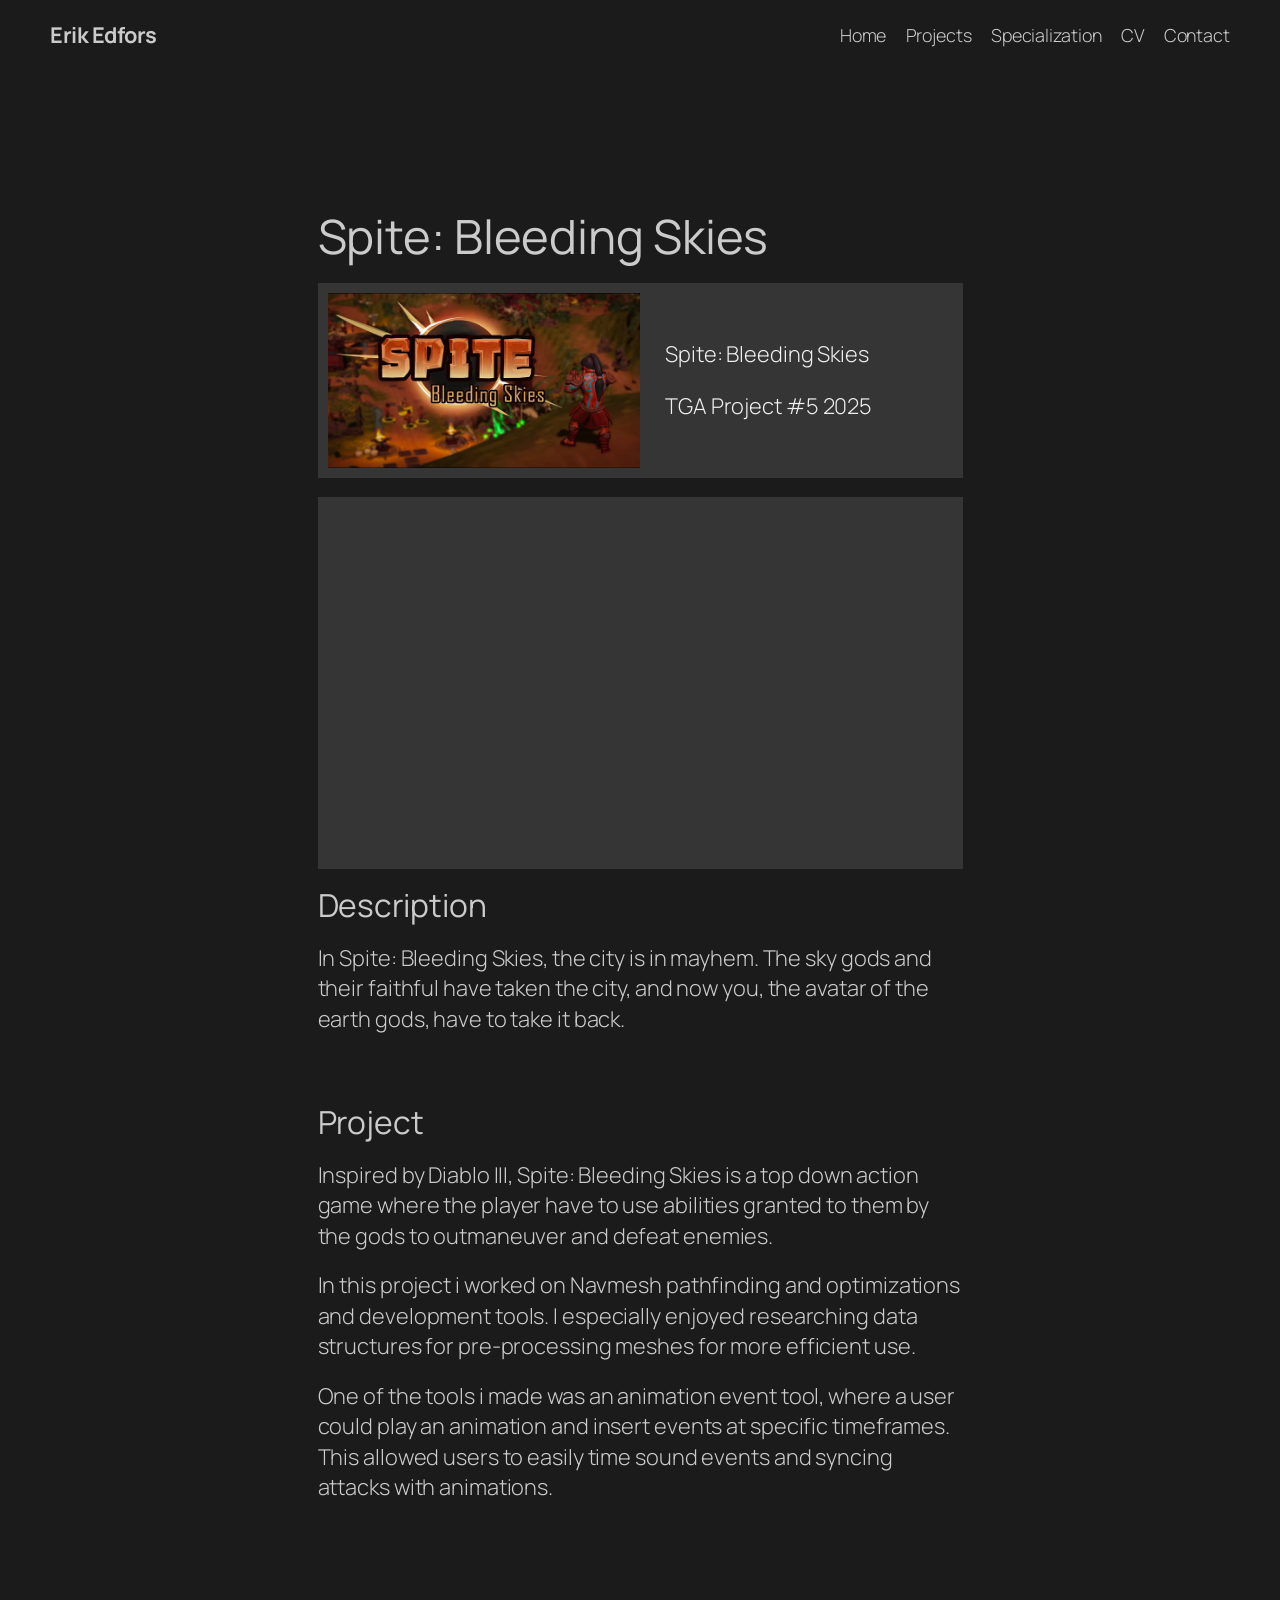
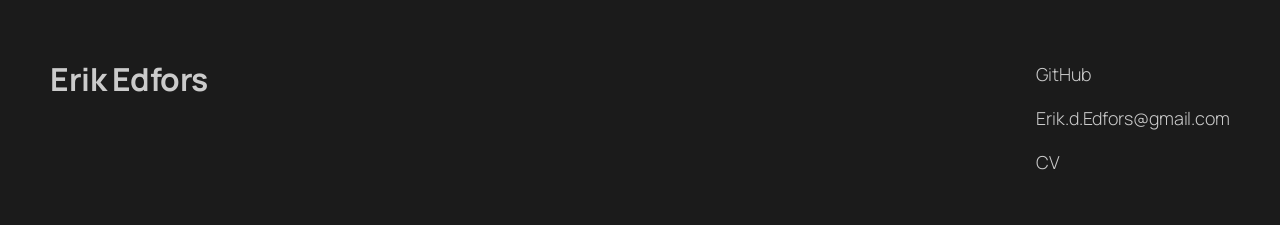
<file: spite-bleeding-skies/index.html>
<!DOCTYPE html>
<html lang="en-US">
<head><meta charset="UTF-8">
	
	<meta name="viewport" content="width=device-width, initial-scale=1">
<meta name="robots" content="max-image-preview:large">
<title>Spite: Bleeding Skies – Erik Edfors</title>




<style id="wp-img-auto-sizes-contain-inline-css">
img:is([sizes=auto i],[sizes^="auto," i]){contain-intrinsic-size:3000px 1500px}
/*# sourceURL=wp-img-auto-sizes-contain-inline-css */
</style>
<style id="wp-block-site-title-inline-css">
.wp-block-site-title{box-sizing:border-box}.wp-block-site-title :where(a){color:inherit;font-family:inherit;font-size:inherit;font-style:inherit;font-weight:inherit;letter-spacing:inherit;line-height:inherit;text-decoration:inherit}
/*# sourceURL=/wp-includes/blocks/site-title/style.min.css */
</style>
<style id="wp-block-navigation-link-inline-css">
.wp-block-navigation .wp-block-navigation-item__label{overflow-wrap:break-word}.wp-block-navigation .wp-block-navigation-item__description{display:none}.link-ui-tools{outline:1px solid #f0f0f0;padding:8px}.link-ui-block-inserter{padding-top:8px}.link-ui-block-inserter__back{margin-left:8px;text-transform:uppercase}
/*# sourceURL=/wp-includes/blocks/navigation-link/style.min.css */
</style>
<style id="wp-block-navigation-inline-css">
.wp-block-navigation{position:relative}.wp-block-navigation ul{margin-bottom:0;margin-left:0;margin-top:0;padding-left:0}.wp-block-navigation ul,.wp-block-navigation ul li{list-style:none}.wp-block-navigation .wp-block-navigation-item{align-items:center;background-color:inherit;display:flex;position:relative}.wp-block-navigation .wp-block-navigation-item .wp-block-navigation__submenu-container:empty{display:none}.wp-block-navigation .wp-block-navigation-item__content{display:block;z-index:1}.wp-block-navigation .wp-block-navigation-item__content.wp-block-navigation-item__content{color:inherit}.wp-block-navigation.has-text-decoration-underline .wp-block-navigation-item__content,.wp-block-navigation.has-text-decoration-underline .wp-block-navigation-item__content:active,.wp-block-navigation.has-text-decoration-underline .wp-block-navigation-item__content:focus{text-decoration:underline}.wp-block-navigation.has-text-decoration-line-through .wp-block-navigation-item__content,.wp-block-navigation.has-text-decoration-line-through .wp-block-navigation-item__content:active,.wp-block-navigation.has-text-decoration-line-through .wp-block-navigation-item__content:focus{text-decoration:line-through}.wp-block-navigation :where(a),.wp-block-navigation :where(a:active),.wp-block-navigation :where(a:focus){text-decoration:none}.wp-block-navigation .wp-block-navigation__submenu-icon{align-self:center;background-color:inherit;border:none;color:currentColor;display:inline-block;font-size:inherit;height:.6em;line-height:0;margin-left:.25em;padding:0;width:.6em}.wp-block-navigation .wp-block-navigation__submenu-icon svg{stroke:currentColor;display:inline-block;height:inherit;margin-top:.075em;width:inherit}.wp-block-navigation{--navigation-layout-justification-setting:flex-start;--navigation-layout-direction:row;--navigation-layout-wrap:wrap;--navigation-layout-justify:flex-start;--navigation-layout-align:center}.wp-block-navigation.is-vertical{--navigation-layout-direction:column;--navigation-layout-justify:initial;--navigation-layout-align:flex-start}.wp-block-navigation.no-wrap{--navigation-layout-wrap:nowrap}.wp-block-navigation.items-justified-center{--navigation-layout-justification-setting:center;--navigation-layout-justify:center}.wp-block-navigation.items-justified-center.is-vertical{--navigation-layout-align:center}.wp-block-navigation.items-justified-right{--navigation-layout-justification-setting:flex-end;--navigation-layout-justify:flex-end}.wp-block-navigation.items-justified-right.is-vertical{--navigation-layout-align:flex-end}.wp-block-navigation.items-justified-space-between{--navigation-layout-justification-setting:space-between;--navigation-layout-justify:space-between}:where(.wp-block-navigation) ul li{padding:0}.wp-block-navigation .has-child .wp-block-navigation__submenu-container{align-items:normal;background-color:inherit;color:inherit;display:flex;flex-direction:column;opacity:0;position:absolute;z-index:2}@media not (prefers-reduced-motion){.wp-block-navigation .has-child .wp-block-navigation__submenu-container{transition:opacity .1s linear}}.wp-block-navigation .has-child .wp-block-navigation__submenu-container{height:0;overflow:hidden;visibility:hidden;width:0}.wp-block-navigation .has-child .wp-block-navigation__submenu-container>.wp-block-navigation-item>.wp-block-navigation-item__content{display:flex;flex-grow:1;padding:.5em 1em}.wp-block-navigation .has-child .wp-block-navigation__submenu-container>.wp-block-navigation-item>.wp-block-navigation-item__content .wp-block-navigation__submenu-icon{margin-left:auto;margin-right:0}.wp-block-navigation .has-child .wp-block-navigation__submenu-container .wp-block-navigation-item__content{margin:0}.wp-block-navigation .has-child .wp-block-navigation__submenu-container{left:-1px;top:100%}@media (min-width:782px){.wp-block-navigation .has-child .wp-block-navigation__submenu-container .wp-block-navigation__submenu-container{left:100%;top:-1px}.wp-block-navigation .has-child .wp-block-navigation__submenu-container .wp-block-navigation__submenu-container:before{background:transparent;content:"";display:block;height:100%;position:absolute;right:100%;width:.5em}.wp-block-navigation .has-child .wp-block-navigation__submenu-container .wp-block-navigation__submenu-icon{margin-right:.25em}.wp-block-navigation .has-child .wp-block-navigation__submenu-container .wp-block-navigation__submenu-icon svg{transform:rotate(-90deg)}}@media (hover:hover){.wp-block-navigation .has-child:not(.open-on-click):hover>.wp-block-navigation__submenu-container{height:auto;min-width:200px;opacity:1;overflow:visible;visibility:visible;width:auto}}.wp-block-navigation .has-child .wp-block-navigation-submenu__toggle[aria-expanded=true]~.wp-block-navigation__submenu-container,.wp-block-navigation .has-child:not(.open-on-click):not(.open-on-hover-click):focus-within>.wp-block-navigation__submenu-container{height:auto;min-width:200px;opacity:1;overflow:visible;visibility:visible;width:auto}.wp-block-navigation .has-child.open-always{align-items:var(--navigation-layout-align,initial);flex-direction:var(--navigation-layout-direction,initial);flex-wrap:var(--navigation-layout-wrap,wrap);gap:var(--wp--style--block-gap,2em)}.wp-block-navigation .has-child.open-always,.wp-block-navigation .has-child.open-always .wp-block-navigation-item{justify-content:var(--navigation-layout-justify,initial)}.wp-block-navigation .has-child.open-always .wp-block-navigation__submenu-container,.wp-block-navigation .has-child.open-always.wp-block-navigation-submenu{gap:var(--wp--style--block-gap,2em)}.wp-block-navigation .has-child.open-always .wp-block-navigation-item,.wp-block-navigation .has-child.open-always .wp-block-navigation__submenu-container,.wp-block-navigation .has-child.open-always.wp-block-navigation-submenu{padding-bottom:0;padding-top:0}.wp-block-navigation .has-child.open-always .wp-block-navigation__submenu-container{padding-left:var(--wp--style--block-gap,2em);padding-right:var(--wp--style--block-gap,2em)}.wp-block-navigation .has-child.open-always .wp-block-navigation__submenu-container .wp-block-navigation-item__content{padding:0}.wp-block-navigation .has-child.open-always .wp-block-navigation__submenu-container>.wp-block-navigation-item>.wp-block-navigation-item__content,.wp-block-navigation .has-child.open-always>.wp-block-navigation-item__content{flex-grow:0}.wp-block-navigation .has-child.open-always>.wp-block-navigation__submenu-container{background-color:transparent;border:none;color:inherit;flex-basis:100%;height:auto;opacity:1;overflow:visible;position:static;visibility:visible;width:auto}.wp-block-navigation.has-background .has-child .wp-block-navigation__submenu-container{left:0;top:100%}@media (min-width:782px){.wp-block-navigation.has-background .has-child .wp-block-navigation__submenu-container .wp-block-navigation__submenu-container{left:100%;top:0}}.wp-block-navigation-submenu{display:flex;position:relative}.wp-block-navigation-submenu .wp-block-navigation__submenu-icon svg{stroke:currentColor}button.wp-block-navigation-item__content{background-color:transparent;border:none;color:currentColor;font-family:inherit;font-size:inherit;font-style:inherit;font-weight:inherit;letter-spacing:inherit;line-height:inherit;text-align:left;text-transform:inherit}.wp-block-navigation-submenu__toggle{cursor:pointer}.wp-block-navigation-submenu__toggle[aria-expanded=true]+.wp-block-navigation__submenu-icon>svg,.wp-block-navigation-submenu__toggle[aria-expanded=true]>svg{transform:rotate(180deg)}.wp-block-navigation-item.open-on-click .wp-block-navigation-submenu__toggle{padding-left:0;padding-right:.85em}.wp-block-navigation-item.open-on-click .wp-block-navigation-submenu__toggle+.wp-block-navigation__submenu-icon{margin-left:-.6em;pointer-events:none}.wp-block-navigation-item.open-on-click button.wp-block-navigation-item__content:not(.wp-block-navigation-submenu__toggle){padding:0}.wp-block-navigation .wp-block-page-list,.wp-block-navigation__container,.wp-block-navigation__responsive-close,.wp-block-navigation__responsive-container,.wp-block-navigation__responsive-container-content,.wp-block-navigation__responsive-dialog{gap:inherit}:where(.wp-block-navigation.has-background .wp-block-navigation-item a:not(.wp-element-button)),:where(.wp-block-navigation.has-background .wp-block-navigation-submenu a:not(.wp-element-button)){padding:.5em 1em}:where(.wp-block-navigation .wp-block-navigation__submenu-container .wp-block-navigation-item a:not(.wp-element-button)),:where(.wp-block-navigation .wp-block-navigation__submenu-container .wp-block-navigation-submenu a:not(.wp-element-button)),:where(.wp-block-navigation .wp-block-navigation__submenu-container .wp-block-navigation-submenu button.wp-block-navigation-item__content),:where(.wp-block-navigation .wp-block-navigation__submenu-container .wp-block-pages-list__item button.wp-block-navigation-item__content){padding:.5em 1em}.wp-block-navigation.items-justified-right .wp-block-navigation__container .has-child .wp-block-navigation__submenu-container,.wp-block-navigation.items-justified-right .wp-block-page-list>.has-child .wp-block-navigation__submenu-container,.wp-block-navigation.items-justified-space-between .wp-block-page-list>.has-child:last-child .wp-block-navigation__submenu-container,.wp-block-navigation.items-justified-space-between>.wp-block-navigation__container>.has-child:last-child .wp-block-navigation__submenu-container{left:auto;right:0}.wp-block-navigation.items-justified-right .wp-block-navigation__container .has-child .wp-block-navigation__submenu-container .wp-block-navigation__submenu-container,.wp-block-navigation.items-justified-right .wp-block-page-list>.has-child .wp-block-navigation__submenu-container .wp-block-navigation__submenu-container,.wp-block-navigation.items-justified-space-between .wp-block-page-list>.has-child:last-child .wp-block-navigation__submenu-container .wp-block-navigation__submenu-container,.wp-block-navigation.items-justified-space-between>.wp-block-navigation__container>.has-child:last-child .wp-block-navigation__submenu-container .wp-block-navigation__submenu-container{left:-1px;right:-1px}@media (min-width:782px){.wp-block-navigation.items-justified-right .wp-block-navigation__container .has-child .wp-block-navigation__submenu-container .wp-block-navigation__submenu-container,.wp-block-navigation.items-justified-right .wp-block-page-list>.has-child .wp-block-navigation__submenu-container .wp-block-navigation__submenu-container,.wp-block-navigation.items-justified-space-between .wp-block-page-list>.has-child:last-child .wp-block-navigation__submenu-container .wp-block-navigation__submenu-container,.wp-block-navigation.items-justified-space-between>.wp-block-navigation__container>.has-child:last-child .wp-block-navigation__submenu-container .wp-block-navigation__submenu-container{left:auto;right:100%}}.wp-block-navigation:not(.has-background) .wp-block-navigation__submenu-container{background-color:#fff;border:1px solid rgba(0,0,0,.15)}.wp-block-navigation.has-background .wp-block-navigation__submenu-container{background-color:inherit}.wp-block-navigation:not(.has-text-color) .wp-block-navigation__submenu-container{color:#000}.wp-block-navigation__container{align-items:var(--navigation-layout-align,initial);display:flex;flex-direction:var(--navigation-layout-direction,initial);flex-wrap:var(--navigation-layout-wrap,wrap);justify-content:var(--navigation-layout-justify,initial);list-style:none;margin:0;padding-left:0}.wp-block-navigation__container .is-responsive{display:none}.wp-block-navigation__container:only-child,.wp-block-page-list:only-child{flex-grow:1}@keyframes overlay-menu__fade-in-animation{0%{opacity:0;transform:translateY(.5em)}to{opacity:1;transform:translateY(0)}}.wp-block-navigation__responsive-container{bottom:0;display:none;left:0;position:fixed;right:0;top:0}.wp-block-navigation__responsive-container :where(.wp-block-navigation-item a){color:inherit}.wp-block-navigation__responsive-container .wp-block-navigation__responsive-container-content{align-items:var(--navigation-layout-align,initial);display:flex;flex-direction:var(--navigation-layout-direction,initial);flex-wrap:var(--navigation-layout-wrap,wrap);justify-content:var(--navigation-layout-justify,initial)}.wp-block-navigation__responsive-container:not(.is-menu-open.is-menu-open){background-color:inherit!important;color:inherit!important}.wp-block-navigation__responsive-container.is-menu-open{background-color:inherit;display:flex;flex-direction:column}@media not (prefers-reduced-motion){.wp-block-navigation__responsive-container.is-menu-open{animation:overlay-menu__fade-in-animation .1s ease-out;animation-fill-mode:forwards}}.wp-block-navigation__responsive-container.is-menu-open:not(.disable-default-overlay){padding:clamp(1rem,var(--wp--style--root--padding-top),20rem) clamp(1rem,var(--wp--style--root--padding-right),20rem) clamp(1rem,var(--wp--style--root--padding-bottom),20rem) clamp(1rem,var(--wp--style--root--padding-left),20rem)}.wp-block-navigation__responsive-container.is-menu-open{overflow:auto;z-index:100000}.wp-block-navigation__responsive-container.is-menu-open:not(.disable-default-overlay) .wp-block-navigation__responsive-container-content{padding-top:calc(2rem + 24px)}.wp-block-navigation__responsive-container.is-menu-open:where(:not(.disable-default-overlay)) .wp-block-navigation__responsive-container-content{align-items:var(--navigation-layout-justification-setting,inherit);display:flex;flex-direction:column;flex-wrap:nowrap;overflow:visible}.wp-block-navigation__responsive-container.is-menu-open:where(:not(.disable-default-overlay)) .wp-block-navigation__responsive-container-content,.wp-block-navigation__responsive-container.is-menu-open:where(:not(.disable-default-overlay)) .wp-block-navigation__responsive-container-content .wp-block-navigation__container,.wp-block-navigation__responsive-container.is-menu-open:where(:not(.disable-default-overlay)) .wp-block-navigation__responsive-container-content .wp-block-page-list{justify-content:flex-start}.wp-block-navigation__responsive-container.is-menu-open:where(:not(.disable-default-overlay)) .wp-block-navigation__responsive-container-content .wp-block-navigation__submenu-icon{display:none}.wp-block-navigation__responsive-container.is-menu-open:where(:not(.disable-default-overlay)) .wp-block-navigation__responsive-container-content .has-child .wp-block-navigation__submenu-container{border:none;height:auto;min-width:200px;opacity:1;overflow:initial;padding-left:2rem;padding-right:2rem;position:static;visibility:visible;width:auto}.wp-block-navigation__responsive-container.is-menu-open:where(:not(.disable-default-overlay)) .wp-block-navigation__responsive-container-content .wp-block-navigation__container,.wp-block-navigation__responsive-container.is-menu-open:where(:not(.disable-default-overlay)) .wp-block-navigation__responsive-container-content .wp-block-navigation__submenu-container{gap:inherit}.wp-block-navigation__responsive-container.is-menu-open:where(:not(.disable-default-overlay)) .wp-block-navigation__responsive-container-content .wp-block-navigation__submenu-container{padding-top:var(--wp--style--block-gap,2em)}.wp-block-navigation__responsive-container.is-menu-open:where(:not(.disable-default-overlay)) .wp-block-navigation__responsive-container-content .wp-block-navigation-item__content{padding:0}.wp-block-navigation__responsive-container.is-menu-open:where(:not(.disable-default-overlay)) .wp-block-navigation__responsive-container-content .wp-block-navigation-item,.wp-block-navigation__responsive-container.is-menu-open:where(:not(.disable-default-overlay)) .wp-block-navigation__responsive-container-content .wp-block-navigation__container,.wp-block-navigation__responsive-container.is-menu-open:where(:not(.disable-default-overlay)) .wp-block-navigation__responsive-container-content .wp-block-page-list{align-items:var(--navigation-layout-justification-setting,initial);display:flex;flex-direction:column}.wp-block-navigation__responsive-container.is-menu-open:where(:not(.disable-default-overlay)) .wp-block-navigation-item,.wp-block-navigation__responsive-container.is-menu-open:where(:not(.disable-default-overlay)) .wp-block-navigation-item .wp-block-navigation__submenu-container,.wp-block-navigation__responsive-container.is-menu-open:where(:not(.disable-default-overlay)) .wp-block-navigation__container,.wp-block-navigation__responsive-container.is-menu-open:where(:not(.disable-default-overlay)) .wp-block-page-list{background:transparent!important;color:inherit!important}.wp-block-navigation__responsive-container.is-menu-open:where(:not(.disable-default-overlay)) .wp-block-navigation__submenu-container.wp-block-navigation__submenu-container.wp-block-navigation__submenu-container.wp-block-navigation__submenu-container{left:auto;right:auto}.wp-block-navigation__responsive-container.disable-default-overlay .wp-block-navigation__overlay-container{display:none;width:100%}.wp-block-navigation__responsive-container.disable-default-overlay .wp-block-navigation__responsive-close{max-width:none}.wp-block-navigation__responsive-container.disable-default-overlay.is-menu-open .wp-block-navigation__responsive-container-content>:not(.wp-block-navigation__overlay-container){display:none}.wp-block-navigation__responsive-container.disable-default-overlay.is-menu-open .wp-block-navigation__responsive-container-content .wp-block-navigation__overlay-container{display:block}.wp-block-navigation__responsive-container.disable-default-overlay.is-menu-open .wp-block-navigation__responsive-container-content .wp-block-navigation__overlay-container .wp-block-navigation__submenu-container{left:0;right:auto}@media (min-width:600px){.wp-block-navigation__responsive-container:not(.hidden-by-default):not(.is-menu-open){background-color:inherit;display:block;position:relative;width:100%;z-index:auto}.wp-block-navigation__responsive-container:not(.hidden-by-default):not(.is-menu-open) .wp-block-navigation__responsive-container-close{display:none}.wp-block-navigation__responsive-container.is-menu-open .wp-block-navigation__submenu-container.wp-block-navigation__submenu-container.wp-block-navigation__submenu-container.wp-block-navigation__submenu-container{left:0}}.wp-block-navigation:not(.has-background) .wp-block-navigation__responsive-container.is-menu-open:not(.disable-default-overlay){background-color:#fff}.wp-block-navigation:not(.has-text-color) .wp-block-navigation__responsive-container.is-menu-open:not(.disable-default-overlay){color:#000}.wp-block-navigation__toggle_button_label{font-size:1rem;font-weight:700}.wp-block-navigation__responsive-container-close,.wp-block-navigation__responsive-container-open{background:transparent;border:none;color:currentColor;cursor:pointer;margin:0;padding:0;text-transform:inherit;vertical-align:middle}.wp-block-navigation__responsive-container-close svg,.wp-block-navigation__responsive-container-open svg{fill:currentColor;display:block;height:24px;pointer-events:none;width:24px}.wp-block-navigation__responsive-container-open{display:flex}.wp-block-navigation__responsive-container-open.wp-block-navigation__responsive-container-open.wp-block-navigation__responsive-container-open{font-family:inherit;font-size:inherit;font-weight:inherit}@media (min-width:600px){.wp-block-navigation__responsive-container-open:not(.always-shown){display:none}}.wp-block-navigation__responsive-container-close{position:absolute;right:0;top:0;z-index:2}.wp-block-navigation__responsive-container-close.wp-block-navigation__responsive-container-close.wp-block-navigation__responsive-container-close{font-family:inherit;font-size:inherit;font-weight:inherit}.disable-default-overlay .wp-block-navigation__responsive-container-close{right:clamp(1rem,var(--wp--style--root--padding-left),20rem);top:clamp(1rem,var(--wp--style--root--padding-left),20rem)}.wp-block-navigation__responsive-close{width:100%}.has-modal-open .wp-block-navigation__responsive-close{margin-left:auto;margin-right:auto;max-width:var(--wp--style--global--wide-size,100%)}.wp-block-navigation__responsive-close:focus{outline:none}.is-menu-open .wp-block-navigation__responsive-close,.is-menu-open .wp-block-navigation__responsive-container-content,.is-menu-open .wp-block-navigation__responsive-dialog{box-sizing:border-box}.wp-block-navigation__responsive-dialog{position:relative}.has-modal-open .admin-bar .is-menu-open:where(:not(.disable-default-overlay)) .wp-block-navigation__responsive-dialog{margin-top:46px}@media (min-width:782px){.has-modal-open .admin-bar .is-menu-open:where(:not(.disable-default-overlay)) .wp-block-navigation__responsive-dialog{margin-top:32px}}html.has-modal-open{overflow:hidden}
/*# sourceURL=/wp-includes/blocks/navigation/style.min.css */
</style>
<style id="wp-block-group-inline-css">
.wp-block-group{box-sizing:border-box}:where(.wp-block-group.wp-block-group-is-layout-constrained){position:relative}
/*# sourceURL=/wp-includes/blocks/group/style.min.css */
</style>
<style id="wp-block-post-title-inline-css">
.wp-block-post-title{box-sizing:border-box;word-break:break-word}.wp-block-post-title :where(a){display:inline-block;font-family:inherit;font-size:inherit;font-style:inherit;font-weight:inherit;letter-spacing:inherit;line-height:inherit;text-decoration:inherit}
/*# sourceURL=/wp-includes/blocks/post-title/style.min.css */
</style>
<style id="wp-block-paragraph-inline-css">
.is-small-text{font-size:.875em}.is-regular-text{font-size:1em}.is-large-text{font-size:2.25em}.is-larger-text{font-size:3em}.has-drop-cap:not(:focus):first-letter{float:left;font-size:8.4em;font-style:normal;font-weight:100;line-height:.68;margin:.05em .1em 0 0;text-transform:uppercase}body.rtl .has-drop-cap:not(:focus):first-letter{float:none;margin-left:.1em}p.has-drop-cap.has-background{overflow:hidden}:root :where(p.has-background){padding:1.25em 2.375em}:where(p.has-text-color:not(.has-link-color)) a{color:inherit}p.has-text-align-left[style*="writing-mode:vertical-lr"],p.has-text-align-right[style*="writing-mode:vertical-rl"]{rotate:180deg}
/*# sourceURL=/wp-includes/blocks/paragraph/style.min.css */
</style>
<style id="wp-block-media-text-inline-css">
.wp-block-media-text{box-sizing:border-box;direction:ltr;display:grid;grid-template-columns:50% 1fr;grid-template-rows:auto}.wp-block-media-text.has-media-on-the-right{grid-template-columns:1fr 50%}.wp-block-media-text.is-vertically-aligned-top>.wp-block-media-text__content,.wp-block-media-text.is-vertically-aligned-top>.wp-block-media-text__media{align-self:start}.wp-block-media-text.is-vertically-aligned-center>.wp-block-media-text__content,.wp-block-media-text.is-vertically-aligned-center>.wp-block-media-text__media,.wp-block-media-text>.wp-block-media-text__content,.wp-block-media-text>.wp-block-media-text__media{align-self:center}.wp-block-media-text.is-vertically-aligned-bottom>.wp-block-media-text__content,.wp-block-media-text.is-vertically-aligned-bottom>.wp-block-media-text__media{align-self:end}.wp-block-media-text>.wp-block-media-text__media{grid-column:1;grid-row:1;margin:0}.wp-block-media-text>.wp-block-media-text__content{direction:ltr;grid-column:2;grid-row:1;padding:0 8%;word-break:break-word}.wp-block-media-text.has-media-on-the-right>.wp-block-media-text__media{grid-column:2;grid-row:1}.wp-block-media-text.has-media-on-the-right>.wp-block-media-text__content{grid-column:1;grid-row:1}.wp-block-media-text__media a{display:block}.wp-block-media-text__media img,.wp-block-media-text__media video{height:auto;max-width:unset;vertical-align:middle;width:100%}.wp-block-media-text.is-image-fill>.wp-block-media-text__media{background-size:cover;height:100%;min-height:250px}.wp-block-media-text.is-image-fill>.wp-block-media-text__media>a{display:block;height:100%}.wp-block-media-text.is-image-fill>.wp-block-media-text__media img{clip:rect(0,0,0,0);border:0;height:1px;margin:-1px;overflow:hidden;padding:0;position:absolute;width:1px}.wp-block-media-text.is-image-fill-element>.wp-block-media-text__media{height:100%;min-height:250px;position:relative}.wp-block-media-text.is-image-fill-element>.wp-block-media-text__media>a{display:block;height:100%}.wp-block-media-text.is-image-fill-element>.wp-block-media-text__media img{height:100%;-o-object-fit:cover;object-fit:cover;position:absolute;width:100%}@media (max-width:600px){.wp-block-media-text.is-stacked-on-mobile{grid-template-columns:100%!important}.wp-block-media-text.is-stacked-on-mobile>.wp-block-media-text__media{grid-column:1;grid-row:1}.wp-block-media-text.is-stacked-on-mobile>.wp-block-media-text__content{grid-column:1;grid-row:2}}
/*# sourceURL=/wp-includes/blocks/media-text/style.min.css */
</style>
<style id="wp-block-embed-inline-css">
.wp-block-embed.alignleft,.wp-block-embed.alignright,.wp-block[data-align=left]>[data-type="core/embed"],.wp-block[data-align=right]>[data-type="core/embed"]{max-width:360px;width:100%}.wp-block-embed.alignleft .wp-block-embed__wrapper,.wp-block-embed.alignright .wp-block-embed__wrapper,.wp-block[data-align=left]>[data-type="core/embed"] .wp-block-embed__wrapper,.wp-block[data-align=right]>[data-type="core/embed"] .wp-block-embed__wrapper{min-width:280px}.wp-block-cover .wp-block-embed{min-height:240px;min-width:320px}.wp-block-group.is-layout-flex .wp-block-embed{flex:1 1 0%;min-width:0}.wp-block-embed{overflow-wrap:break-word}.wp-block-embed :where(figcaption){margin-bottom:1em;margin-top:.5em}.wp-block-embed iframe{max-width:100%}.wp-block-embed__wrapper{position:relative}.wp-embed-responsive .wp-has-aspect-ratio .wp-block-embed__wrapper:before{content:"";display:block;padding-top:50%}.wp-embed-responsive .wp-has-aspect-ratio iframe{bottom:0;height:100%;left:0;position:absolute;right:0;top:0;width:100%}.wp-embed-responsive .wp-embed-aspect-21-9 .wp-block-embed__wrapper:before{padding-top:42.85%}.wp-embed-responsive .wp-embed-aspect-18-9 .wp-block-embed__wrapper:before{padding-top:50%}.wp-embed-responsive .wp-embed-aspect-16-9 .wp-block-embed__wrapper:before{padding-top:56.25%}.wp-embed-responsive .wp-embed-aspect-4-3 .wp-block-embed__wrapper:before{padding-top:75%}.wp-embed-responsive .wp-embed-aspect-1-1 .wp-block-embed__wrapper:before{padding-top:100%}.wp-embed-responsive .wp-embed-aspect-9-16 .wp-block-embed__wrapper:before{padding-top:177.77%}.wp-embed-responsive .wp-embed-aspect-1-2 .wp-block-embed__wrapper:before{padding-top:200%}
/*# sourceURL=/wp-includes/blocks/embed/style.min.css */
</style>
<style id="wp-block-heading-inline-css">
h1:where(.wp-block-heading).has-background,h2:where(.wp-block-heading).has-background,h3:where(.wp-block-heading).has-background,h4:where(.wp-block-heading).has-background,h5:where(.wp-block-heading).has-background,h6:where(.wp-block-heading).has-background{padding:1.25em 2.375em}h1.has-text-align-left[style*=writing-mode]:where([style*=vertical-lr]),h1.has-text-align-right[style*=writing-mode]:where([style*=vertical-rl]),h2.has-text-align-left[style*=writing-mode]:where([style*=vertical-lr]),h2.has-text-align-right[style*=writing-mode]:where([style*=vertical-rl]),h3.has-text-align-left[style*=writing-mode]:where([style*=vertical-lr]),h3.has-text-align-right[style*=writing-mode]:where([style*=vertical-rl]),h4.has-text-align-left[style*=writing-mode]:where([style*=vertical-lr]),h4.has-text-align-right[style*=writing-mode]:where([style*=vertical-rl]),h5.has-text-align-left[style*=writing-mode]:where([style*=vertical-lr]),h5.has-text-align-right[style*=writing-mode]:where([style*=vertical-rl]),h6.has-text-align-left[style*=writing-mode]:where([style*=vertical-lr]),h6.has-text-align-right[style*=writing-mode]:where([style*=vertical-rl]){rotate:180deg}
/*# sourceURL=/wp-includes/blocks/heading/style.min.css */
</style>
<style id="wp-block-spacer-inline-css">
.wp-block-spacer{clear:both}
/*# sourceURL=/wp-includes/blocks/spacer/style.min.css */
</style>
<style id="wp-block-post-content-inline-css">
.wp-block-post-content{display:flow-root}
/*# sourceURL=/wp-includes/blocks/post-content/style.min.css */
</style>
<style id="wp-block-columns-inline-css">
.wp-block-columns{box-sizing:border-box;display:flex;flex-wrap:wrap!important}@media (min-width:782px){.wp-block-columns{flex-wrap:nowrap!important}}.wp-block-columns{align-items:normal!important}.wp-block-columns.are-vertically-aligned-top{align-items:flex-start}.wp-block-columns.are-vertically-aligned-center{align-items:center}.wp-block-columns.are-vertically-aligned-bottom{align-items:flex-end}@media (max-width:781px){.wp-block-columns:not(.is-not-stacked-on-mobile)>.wp-block-column{flex-basis:100%!important}}@media (min-width:782px){.wp-block-columns:not(.is-not-stacked-on-mobile)>.wp-block-column{flex-basis:0;flex-grow:1}.wp-block-columns:not(.is-not-stacked-on-mobile)>.wp-block-column[style*=flex-basis]{flex-grow:0}}.wp-block-columns.is-not-stacked-on-mobile{flex-wrap:nowrap!important}.wp-block-columns.is-not-stacked-on-mobile>.wp-block-column{flex-basis:0;flex-grow:1}.wp-block-columns.is-not-stacked-on-mobile>.wp-block-column[style*=flex-basis]{flex-grow:0}:where(.wp-block-columns){margin-bottom:1.75em}:where(.wp-block-columns.has-background){padding:1.25em 2.375em}.wp-block-column{flex-grow:1;min-width:0;overflow-wrap:break-word;word-break:break-word}.wp-block-column.is-vertically-aligned-top{align-self:flex-start}.wp-block-column.is-vertically-aligned-center{align-self:center}.wp-block-column.is-vertically-aligned-bottom{align-self:flex-end}.wp-block-column.is-vertically-aligned-stretch{align-self:stretch}.wp-block-column.is-vertically-aligned-bottom,.wp-block-column.is-vertically-aligned-center,.wp-block-column.is-vertically-aligned-top{width:100%}
/*# sourceURL=/wp-includes/blocks/columns/style.min.css */
</style>
<style id="wp-block-library-inline-css">
:root{--wp-block-synced-color:#7a00df;--wp-block-synced-color--rgb:122,0,223;--wp-bound-block-color:var(--wp-block-synced-color);--wp-editor-canvas-background:#ddd;--wp-admin-theme-color:#007cba;--wp-admin-theme-color--rgb:0,124,186;--wp-admin-theme-color-darker-10:#006ba1;--wp-admin-theme-color-darker-10--rgb:0,107,160.5;--wp-admin-theme-color-darker-20:#005a87;--wp-admin-theme-color-darker-20--rgb:0,90,135;--wp-admin-border-width-focus:2px}@media (min-resolution:192dpi){:root{--wp-admin-border-width-focus:1.5px}}.wp-element-button{cursor:pointer}:root .has-very-light-gray-background-color{background-color:#eee}:root .has-very-dark-gray-background-color{background-color:#313131}:root .has-very-light-gray-color{color:#eee}:root .has-very-dark-gray-color{color:#313131}:root .has-vivid-green-cyan-to-vivid-cyan-blue-gradient-background{background:linear-gradient(135deg,#00d084,#0693e3)}:root .has-purple-crush-gradient-background{background:linear-gradient(135deg,#34e2e4,#4721fb 50%,#ab1dfe)}:root .has-hazy-dawn-gradient-background{background:linear-gradient(135deg,#faaca8,#dad0ec)}:root .has-subdued-olive-gradient-background{background:linear-gradient(135deg,#fafae1,#67a671)}:root .has-atomic-cream-gradient-background{background:linear-gradient(135deg,#fdd79a,#004a59)}:root .has-nightshade-gradient-background{background:linear-gradient(135deg,#330968,#31cdcf)}:root .has-midnight-gradient-background{background:linear-gradient(135deg,#020381,#2874fc)}:root{--wp--preset--font-size--normal:16px;--wp--preset--font-size--huge:42px}.has-regular-font-size{font-size:1em}.has-larger-font-size{font-size:2.625em}.has-normal-font-size{font-size:var(--wp--preset--font-size--normal)}.has-huge-font-size{font-size:var(--wp--preset--font-size--huge)}:root .has-text-align-center{text-align:center}:root .has-text-align-left{text-align:left}:root .has-text-align-right{text-align:right}.has-fit-text{white-space:nowrap!important}#end-resizable-editor-section{display:none}.aligncenter{clear:both}.items-justified-left{justify-content:flex-start}.items-justified-center{justify-content:center}.items-justified-right{justify-content:flex-end}.items-justified-space-between{justify-content:space-between}.screen-reader-text{word-wrap:normal!important;border:0;clip-path:inset(50%);height:1px;margin:-1px;overflow:hidden;padding:0;position:absolute;width:1px;word-break:normal!important}.screen-reader-text:focus{background-color:#ddd;clip-path:none;color:#444;display:block;font-size:1em;height:auto;left:5px;line-height:normal;padding:15px 23px 14px;text-decoration:none;top:5px;width:auto;z-index:100000}html :where(.has-border-color){border-style:solid}html :where([style^=border-color],[style*=";border-color"],[style*="; border-color"]){border-style:solid}html :where([style^=border-top-color],[style*=";border-top-color"],[style*="; border-top-color"]){border-top-style:solid}html :where([style^=border-right-color],[style*=";border-right-color"],[style*="; border-right-color"]){border-right-style:solid}html :where([style^=border-bottom-color],[style*=";border-bottom-color"],[style*="; border-bottom-color"]){border-bottom-style:solid}html :where([style^=border-left-color],[style*=";border-left-color"],[style*="; border-left-color"]){border-left-style:solid}html :where([style^=border-width],[style*=";border-width"],[style*="; border-width"]){border-style:solid}html :where([style^=border-top-width],[style*=";border-top-width"],[style*="; border-top-width"]){border-top-style:solid}html :where([style^=border-right-width],[style*=";border-right-width"],[style*="; border-right-width"]){border-right-style:solid}html :where([style^=border-bottom-width],[style*=";border-bottom-width"],[style*="; border-bottom-width"]){border-bottom-style:solid}html :where([style^=border-left-width],[style*=";border-left-width"],[style*="; border-left-width"]){border-left-style:solid}html :where(img[class*=wp-image-]){height:auto;max-width:100%}:where(figure){margin:0 0 1em}html :where(.is-position-sticky){--wp-admin--admin-bar--position-offset:var(--wp-admin--admin-bar--height,0px)}@media screen and (max-width:600px){html :where(.is-position-sticky){--wp-admin--admin-bar--position-offset:0px}}
/*# sourceURL=/wp-includes/css/dist/block-library/common.min.css */
</style>
<style id="global-styles-inline-css">
:root{--wp--preset--aspect-ratio--square: 1;--wp--preset--aspect-ratio--4-3: 4/3;--wp--preset--aspect-ratio--3-4: 3/4;--wp--preset--aspect-ratio--3-2: 3/2;--wp--preset--aspect-ratio--2-3: 2/3;--wp--preset--aspect-ratio--16-9: 16/9;--wp--preset--aspect-ratio--9-16: 9/16;--wp--preset--color--black: #000000;--wp--preset--color--cyan-bluish-gray: #abb8c3;--wp--preset--color--white: #ffffff;--wp--preset--color--pale-pink: #f78da7;--wp--preset--color--vivid-red: #cf2e2e;--wp--preset--color--luminous-vivid-orange: #ff6900;--wp--preset--color--luminous-vivid-amber: #fcb900;--wp--preset--color--light-green-cyan: #7bdcb5;--wp--preset--color--vivid-green-cyan: #00d084;--wp--preset--color--pale-cyan-blue: #8ed1fc;--wp--preset--color--vivid-cyan-blue: #0693e3;--wp--preset--color--vivid-purple: #9b51e0;--wp--preset--color--base: #1B1B1B;--wp--preset--color--contrast: #F0F0F0;--wp--preset--color--accent-1: #786D0A;--wp--preset--color--accent-2: #442369;--wp--preset--color--accent-3: #D1D0EA;--wp--preset--color--accent-4: #CBCBCB;--wp--preset--color--accent-5: #353535;--wp--preset--color--accent-6: #FFFFFF33;--wp--preset--gradient--vivid-cyan-blue-to-vivid-purple: linear-gradient(135deg,rgb(6,147,227) 0%,rgb(155,81,224) 100%);--wp--preset--gradient--light-green-cyan-to-vivid-green-cyan: linear-gradient(135deg,rgb(122,220,180) 0%,rgb(0,208,130) 100%);--wp--preset--gradient--luminous-vivid-amber-to-luminous-vivid-orange: linear-gradient(135deg,rgb(252,185,0) 0%,rgb(255,105,0) 100%);--wp--preset--gradient--luminous-vivid-orange-to-vivid-red: linear-gradient(135deg,rgb(255,105,0) 0%,rgb(207,46,46) 100%);--wp--preset--gradient--very-light-gray-to-cyan-bluish-gray: linear-gradient(135deg,rgb(238,238,238) 0%,rgb(169,184,195) 100%);--wp--preset--gradient--cool-to-warm-spectrum: linear-gradient(135deg,rgb(74,234,220) 0%,rgb(151,120,209) 20%,rgb(207,42,186) 40%,rgb(238,44,130) 60%,rgb(251,105,98) 80%,rgb(254,248,76) 100%);--wp--preset--gradient--blush-light-purple: linear-gradient(135deg,rgb(255,206,236) 0%,rgb(152,150,240) 100%);--wp--preset--gradient--blush-bordeaux: linear-gradient(135deg,rgb(254,205,165) 0%,rgb(254,45,45) 50%,rgb(107,0,62) 100%);--wp--preset--gradient--luminous-dusk: linear-gradient(135deg,rgb(255,203,112) 0%,rgb(199,81,192) 50%,rgb(65,88,208) 100%);--wp--preset--gradient--pale-ocean: linear-gradient(135deg,rgb(255,245,203) 0%,rgb(182,227,212) 50%,rgb(51,167,181) 100%);--wp--preset--gradient--electric-grass: linear-gradient(135deg,rgb(202,248,128) 0%,rgb(113,206,126) 100%);--wp--preset--gradient--midnight: linear-gradient(135deg,rgb(2,3,129) 0%,rgb(40,116,252) 100%);--wp--preset--font-size--small: 0.875rem;--wp--preset--font-size--medium: clamp(1rem, 1rem + ((1vw - 0.2rem) * 0.196), 1.125rem);--wp--preset--font-size--large: clamp(1.125rem, 1.125rem + ((1vw - 0.2rem) * 0.392), 1.375rem);--wp--preset--font-size--x-large: clamp(1.75rem, 1.75rem + ((1vw - 0.2rem) * 0.392), 2rem);--wp--preset--font-size--xx-large: clamp(2.15rem, 2.15rem + ((1vw - 0.2rem) * 1.333), 3rem);--wp--preset--font-family--manrope: Manrope, sans-serif;--wp--preset--font-family--fira-code: "Fira Code", monospace;--wp--preset--spacing--20: 10px;--wp--preset--spacing--30: 20px;--wp--preset--spacing--40: 30px;--wp--preset--spacing--50: clamp(30px, 5vw, 50px);--wp--preset--spacing--60: clamp(30px, 7vw, 70px);--wp--preset--spacing--70: clamp(50px, 7vw, 90px);--wp--preset--spacing--80: clamp(70px, 10vw, 140px);--wp--preset--shadow--natural: 6px 6px 9px rgba(0, 0, 0, 0.2);--wp--preset--shadow--deep: 12px 12px 50px rgba(0, 0, 0, 0.4);--wp--preset--shadow--sharp: 6px 6px 0px rgba(0, 0, 0, 0.2);--wp--preset--shadow--outlined: 6px 6px 0px -3px rgb(255, 255, 255), 6px 6px rgb(0, 0, 0);--wp--preset--shadow--crisp: 6px 6px 0px rgb(0, 0, 0);}.wp-block-button{--wp--preset--dimension--25: 25%;--wp--preset--dimension--50: 50%;--wp--preset--dimension--75: 75%;--wp--preset--dimension--100: 100%;}:root { --wp--style--global--content-size: 645px;--wp--style--global--wide-size: 1340px; }:where(body) { margin: 0; }.wp-site-blocks { padding-top: var(--wp--style--root--padding-top); padding-bottom: var(--wp--style--root--padding-bottom); }.has-global-padding { padding-right: var(--wp--style--root--padding-right); padding-left: var(--wp--style--root--padding-left); }.has-global-padding > .alignfull { margin-right: calc(var(--wp--style--root--padding-right) * -1); margin-left: calc(var(--wp--style--root--padding-left) * -1); }.has-global-padding :where(:not(.alignfull.is-layout-flow) > .has-global-padding:not(.wp-block-block, .alignfull)) { padding-right: 0; padding-left: 0; }.has-global-padding :where(:not(.alignfull.is-layout-flow) > .has-global-padding:not(.wp-block-block, .alignfull)) > .alignfull { margin-left: 0; margin-right: 0; }.wp-site-blocks > .alignleft { float: left; margin-right: 2em; }.wp-site-blocks > .alignright { float: right; margin-left: 2em; }.wp-site-blocks > .aligncenter { justify-content: center; margin-left: auto; margin-right: auto; }:where(.wp-site-blocks) > * { margin-block-start: 1.2rem; margin-block-end: 0; }:where(.wp-site-blocks) > :first-child { margin-block-start: 0; }:where(.wp-site-blocks) > :last-child { margin-block-end: 0; }:root { --wp--style--block-gap: 1.2rem; }:root :where(.is-layout-flow) > :first-child{margin-block-start: 0;}:root :where(.is-layout-flow) > :last-child{margin-block-end: 0;}:root :where(.is-layout-flow) > *{margin-block-start: 1.2rem;margin-block-end: 0;}:root :where(.is-layout-constrained) > :first-child{margin-block-start: 0;}:root :where(.is-layout-constrained) > :last-child{margin-block-end: 0;}:root :where(.is-layout-constrained) > *{margin-block-start: 1.2rem;margin-block-end: 0;}:root :where(.is-layout-flex){gap: 1.2rem;}:root :where(.is-layout-grid){gap: 1.2rem;}.is-layout-flow > .alignleft{float: left;margin-inline-start: 0;margin-inline-end: 2em;}.is-layout-flow > .alignright{float: right;margin-inline-start: 2em;margin-inline-end: 0;}.is-layout-flow > .aligncenter{margin-left: auto !important;margin-right: auto !important;}.is-layout-constrained > .alignleft{float: left;margin-inline-start: 0;margin-inline-end: 2em;}.is-layout-constrained > .alignright{float: right;margin-inline-start: 2em;margin-inline-end: 0;}.is-layout-constrained > .aligncenter{margin-left: auto !important;margin-right: auto !important;}.is-layout-constrained > :where(:not(.alignleft):not(.alignright):not(.alignfull)){max-width: var(--wp--style--global--content-size);margin-left: auto !important;margin-right: auto !important;}.is-layout-constrained > .alignwide{max-width: var(--wp--style--global--wide-size);}body .is-layout-flex{display: flex;}.is-layout-flex{flex-wrap: wrap;align-items: center;}.is-layout-flex > :is(*, div){margin: 0;}body .is-layout-grid{display: grid;}.is-layout-grid > :is(*, div){margin: 0;}body{background-color: var(--wp--preset--color--base);color: var(--wp--preset--color--accent-4);font-family: var(--wp--preset--font-family--manrope);font-size: var(--wp--preset--font-size--large);font-weight: 300;letter-spacing: -0.1px;line-height: 1.4;--wp--style--root--padding-top: 0px;--wp--style--root--padding-right: var(--wp--preset--spacing--50);--wp--style--root--padding-bottom: 0px;--wp--style--root--padding-left: var(--wp--preset--spacing--50);}a:where(:not(.wp-element-button)){color: currentColor;}:root :where(a:where(:not(.wp-element-button)):hover){text-decoration: none;}h1, h2, h3, h4, h5, h6{font-weight: 400;letter-spacing: -0.1px;line-height: 1.125;}h1{font-size: var(--wp--preset--font-size--xx-large);}h2{font-size: var(--wp--preset--font-size--x-large);}h3{font-size: var(--wp--preset--font-size--large);}h4{font-size: var(--wp--preset--font-size--medium);}h5{font-size: var(--wp--preset--font-size--small);letter-spacing: 0.5px;}h6{font-size: var(--wp--preset--font-size--small);font-weight: 700;letter-spacing: 1.4px;text-transform: uppercase;}:root :where(.wp-element-button, .wp-block-button__link){background-color: var(--wp--preset--color--contrast);border-width: 0;color: var(--wp--preset--color--base);font-family: inherit;font-size: var(--wp--preset--font-size--medium);font-style: inherit;font-weight: inherit;letter-spacing: inherit;line-height: inherit;padding-top: 1rem;padding-right: 2.25rem;padding-bottom: 1rem;padding-left: 2.25rem;text-decoration: none;text-transform: inherit;}:root :where(.wp-element-button:hover, .wp-block-button__link:hover){background-color: color-mix(in srgb, var(--wp--preset--color--contrast) 85%, transparent);border-color: transparent;color: var(--wp--preset--color--base);}:root :where(.wp-element-button:focus, .wp-block-button__link:focus){outline-color: var(--wp--preset--color--accent-4);outline-offset: 2px;}:root :where(.wp-element-caption, .wp-block-audio figcaption, .wp-block-embed figcaption, .wp-block-gallery figcaption, .wp-block-image figcaption, .wp-block-table figcaption, .wp-block-video figcaption){font-size: var(--wp--preset--font-size--small);line-height: 1.4;}.has-black-color{color: var(--wp--preset--color--black) !important;}.has-cyan-bluish-gray-color{color: var(--wp--preset--color--cyan-bluish-gray) !important;}.has-white-color{color: var(--wp--preset--color--white) !important;}.has-pale-pink-color{color: var(--wp--preset--color--pale-pink) !important;}.has-vivid-red-color{color: var(--wp--preset--color--vivid-red) !important;}.has-luminous-vivid-orange-color{color: var(--wp--preset--color--luminous-vivid-orange) !important;}.has-luminous-vivid-amber-color{color: var(--wp--preset--color--luminous-vivid-amber) !important;}.has-light-green-cyan-color{color: var(--wp--preset--color--light-green-cyan) !important;}.has-vivid-green-cyan-color{color: var(--wp--preset--color--vivid-green-cyan) !important;}.has-pale-cyan-blue-color{color: var(--wp--preset--color--pale-cyan-blue) !important;}.has-vivid-cyan-blue-color{color: var(--wp--preset--color--vivid-cyan-blue) !important;}.has-vivid-purple-color{color: var(--wp--preset--color--vivid-purple) !important;}.has-base-color{color: var(--wp--preset--color--base) !important;}.has-contrast-color{color: var(--wp--preset--color--contrast) !important;}.has-accent-1-color{color: var(--wp--preset--color--accent-1) !important;}.has-accent-2-color{color: var(--wp--preset--color--accent-2) !important;}.has-accent-3-color{color: var(--wp--preset--color--accent-3) !important;}.has-accent-4-color{color: var(--wp--preset--color--accent-4) !important;}.has-accent-5-color{color: var(--wp--preset--color--accent-5) !important;}.has-accent-6-color{color: var(--wp--preset--color--accent-6) !important;}.has-black-background-color{background-color: var(--wp--preset--color--black) !important;}.has-cyan-bluish-gray-background-color{background-color: var(--wp--preset--color--cyan-bluish-gray) !important;}.has-white-background-color{background-color: var(--wp--preset--color--white) !important;}.has-pale-pink-background-color{background-color: var(--wp--preset--color--pale-pink) !important;}.has-vivid-red-background-color{background-color: var(--wp--preset--color--vivid-red) !important;}.has-luminous-vivid-orange-background-color{background-color: var(--wp--preset--color--luminous-vivid-orange) !important;}.has-luminous-vivid-amber-background-color{background-color: var(--wp--preset--color--luminous-vivid-amber) !important;}.has-light-green-cyan-background-color{background-color: var(--wp--preset--color--light-green-cyan) !important;}.has-vivid-green-cyan-background-color{background-color: var(--wp--preset--color--vivid-green-cyan) !important;}.has-pale-cyan-blue-background-color{background-color: var(--wp--preset--color--pale-cyan-blue) !important;}.has-vivid-cyan-blue-background-color{background-color: var(--wp--preset--color--vivid-cyan-blue) !important;}.has-vivid-purple-background-color{background-color: var(--wp--preset--color--vivid-purple) !important;}.has-base-background-color{background-color: var(--wp--preset--color--base) !important;}.has-contrast-background-color{background-color: var(--wp--preset--color--contrast) !important;}.has-accent-1-background-color{background-color: var(--wp--preset--color--accent-1) !important;}.has-accent-2-background-color{background-color: var(--wp--preset--color--accent-2) !important;}.has-accent-3-background-color{background-color: var(--wp--preset--color--accent-3) !important;}.has-accent-4-background-color{background-color: var(--wp--preset--color--accent-4) !important;}.has-accent-5-background-color{background-color: var(--wp--preset--color--accent-5) !important;}.has-accent-6-background-color{background-color: var(--wp--preset--color--accent-6) !important;}.has-black-border-color{border-color: var(--wp--preset--color--black) !important;}.has-cyan-bluish-gray-border-color{border-color: var(--wp--preset--color--cyan-bluish-gray) !important;}.has-white-border-color{border-color: var(--wp--preset--color--white) !important;}.has-pale-pink-border-color{border-color: var(--wp--preset--color--pale-pink) !important;}.has-vivid-red-border-color{border-color: var(--wp--preset--color--vivid-red) !important;}.has-luminous-vivid-orange-border-color{border-color: var(--wp--preset--color--luminous-vivid-orange) !important;}.has-luminous-vivid-amber-border-color{border-color: var(--wp--preset--color--luminous-vivid-amber) !important;}.has-light-green-cyan-border-color{border-color: var(--wp--preset--color--light-green-cyan) !important;}.has-vivid-green-cyan-border-color{border-color: var(--wp--preset--color--vivid-green-cyan) !important;}.has-pale-cyan-blue-border-color{border-color: var(--wp--preset--color--pale-cyan-blue) !important;}.has-vivid-cyan-blue-border-color{border-color: var(--wp--preset--color--vivid-cyan-blue) !important;}.has-vivid-purple-border-color{border-color: var(--wp--preset--color--vivid-purple) !important;}.has-base-border-color{border-color: var(--wp--preset--color--base) !important;}.has-contrast-border-color{border-color: var(--wp--preset--color--contrast) !important;}.has-accent-1-border-color{border-color: var(--wp--preset--color--accent-1) !important;}.has-accent-2-border-color{border-color: var(--wp--preset--color--accent-2) !important;}.has-accent-3-border-color{border-color: var(--wp--preset--color--accent-3) !important;}.has-accent-4-border-color{border-color: var(--wp--preset--color--accent-4) !important;}.has-accent-5-border-color{border-color: var(--wp--preset--color--accent-5) !important;}.has-accent-6-border-color{border-color: var(--wp--preset--color--accent-6) !important;}.has-vivid-cyan-blue-to-vivid-purple-gradient-background{background: var(--wp--preset--gradient--vivid-cyan-blue-to-vivid-purple) !important;}.has-light-green-cyan-to-vivid-green-cyan-gradient-background{background: var(--wp--preset--gradient--light-green-cyan-to-vivid-green-cyan) !important;}.has-luminous-vivid-amber-to-luminous-vivid-orange-gradient-background{background: var(--wp--preset--gradient--luminous-vivid-amber-to-luminous-vivid-orange) !important;}.has-luminous-vivid-orange-to-vivid-red-gradient-background{background: var(--wp--preset--gradient--luminous-vivid-orange-to-vivid-red) !important;}.has-very-light-gray-to-cyan-bluish-gray-gradient-background{background: var(--wp--preset--gradient--very-light-gray-to-cyan-bluish-gray) !important;}.has-cool-to-warm-spectrum-gradient-background{background: var(--wp--preset--gradient--cool-to-warm-spectrum) !important;}.has-blush-light-purple-gradient-background{background: var(--wp--preset--gradient--blush-light-purple) !important;}.has-blush-bordeaux-gradient-background{background: var(--wp--preset--gradient--blush-bordeaux) !important;}.has-luminous-dusk-gradient-background{background: var(--wp--preset--gradient--luminous-dusk) !important;}.has-pale-ocean-gradient-background{background: var(--wp--preset--gradient--pale-ocean) !important;}.has-electric-grass-gradient-background{background: var(--wp--preset--gradient--electric-grass) !important;}.has-midnight-gradient-background{background: var(--wp--preset--gradient--midnight) !important;}.has-small-font-size{font-size: var(--wp--preset--font-size--small) !important;}.has-medium-font-size{font-size: var(--wp--preset--font-size--medium) !important;}.has-large-font-size{font-size: var(--wp--preset--font-size--large) !important;}.has-x-large-font-size{font-size: var(--wp--preset--font-size--x-large) !important;}.has-xx-large-font-size{font-size: var(--wp--preset--font-size--xx-large) !important;}.has-manrope-font-family{font-family: var(--wp--preset--font-family--manrope) !important;}.has-fira-code-font-family{font-family: var(--wp--preset--font-family--fira-code) !important;}
:root :where(.wp-block-columns-is-layout-flow) > :first-child{margin-block-start: 0;}:root :where(.wp-block-columns-is-layout-flow) > :last-child{margin-block-end: 0;}:root :where(.wp-block-columns-is-layout-flow) > *{margin-block-start: var(--wp--preset--spacing--50);margin-block-end: 0;}:root :where(.wp-block-columns-is-layout-constrained) > :first-child{margin-block-start: 0;}:root :where(.wp-block-columns-is-layout-constrained) > :last-child{margin-block-end: 0;}:root :where(.wp-block-columns-is-layout-constrained) > *{margin-block-start: var(--wp--preset--spacing--50);margin-block-end: 0;}:root :where(.wp-block-columns-is-layout-flex){gap: var(--wp--preset--spacing--50);}:root :where(.wp-block-columns-is-layout-grid){gap: var(--wp--preset--spacing--50);}
:root :where(.wp-block-post-title a:where(:not(.wp-element-button))){text-decoration: none;}
:root :where(.wp-block-post-title a:where(:not(.wp-element-button)):hover){text-decoration: underline;}
:root :where(.wp-block-site-title){font-weight: 700;letter-spacing: -.5px;}
:root :where(.wp-block-site-title a:where(:not(.wp-element-button))){text-decoration: none;}
:root :where(.wp-block-site-title a:where(:not(.wp-element-button)):hover){text-decoration: underline;}
:root :where(.wp-block-navigation){font-size: var(--wp--preset--font-size--medium);}
:root :where(.wp-block-navigation a:where(:not(.wp-element-button))){text-decoration: none;}
:root :where(.wp-block-navigation a:where(:not(.wp-element-button)):hover){text-decoration: underline;}
/*# sourceURL=global-styles-inline-css */
</style>
<style id="block-style-variation-styles-inline-css">
:root :where(.is-style-section-1--2 .wp-block-separator){color: color-mix(in srgb, currentColor 25%, transparent);}:root :where(.is-style-section-1--2 .wp-block-site-title){color: currentColor;}:root :where(.is-style-section-1--2 .wp-block-site-title a:where(:not(.wp-element-button))){color: currentColor;}:root :where(.is-style-section-1--2 .wp-block-post-author-name){color: currentColor;}:root :where(.is-style-section-1--2 .wp-block-post-author-name a:where(:not(.wp-element-button))){color: currentColor;}:root :where(.is-style-section-1--2 .wp-block-post-date){color: color-mix(in srgb, currentColor 85%, transparent);}:root :where(.is-style-section-1--2 .wp-block-post-date a:where(:not(.wp-element-button))){color: color-mix(in srgb, currentColor 85%, transparent);}:root :where(.is-style-section-1--2 .wp-block-post-terms){color: currentColor;}:root :where(.is-style-section-1--2 .wp-block-post-terms a:where(:not(.wp-element-button))){color: currentColor;}:root :where(.is-style-section-1--2 .wp-block-comment-author-name){color: currentColor;}:root :where(.is-style-section-1--2 .wp-block-comment-author-name a:where(:not(.wp-element-button))){color: currentColor;}:root :where(.is-style-section-1--2 .wp-block-comment-date){color: currentColor;}:root :where(.is-style-section-1--2 .wp-block-comment-date a:where(:not(.wp-element-button))){color: currentColor;}:root :where(.is-style-section-1--2 .wp-block-comment-edit-link){color: currentColor;}:root :where(.is-style-section-1--2 .wp-block-comment-edit-link a:where(:not(.wp-element-button))){color: currentColor;}:root :where(.is-style-section-1--2 .wp-block-comment-reply-link){color: currentColor;}:root :where(.is-style-section-1--2 .wp-block-comment-reply-link a:where(:not(.wp-element-button))){color: currentColor;}:root :where(.is-style-section-1--2 .wp-block-pullquote){color: currentColor;}:root :where(.is-style-section-1--2 .wp-block-quote){color: currentColor;}:root :where(.wp-block-group.is-style-section-1--2){background-color: var(--wp--preset--color--accent-5);color: var(--wp--preset--color--contrast);}
:root :where(.is-style-section-1--3 .wp-block-separator){color: color-mix(in srgb, currentColor 25%, transparent);}:root :where(.is-style-section-1--3 .wp-block-site-title){color: currentColor;}:root :where(.is-style-section-1--3 .wp-block-site-title a:where(:not(.wp-element-button))){color: currentColor;}:root :where(.is-style-section-1--3 .wp-block-post-author-name){color: currentColor;}:root :where(.is-style-section-1--3 .wp-block-post-author-name a:where(:not(.wp-element-button))){color: currentColor;}:root :where(.is-style-section-1--3 .wp-block-post-date){color: color-mix(in srgb, currentColor 85%, transparent);}:root :where(.is-style-section-1--3 .wp-block-post-date a:where(:not(.wp-element-button))){color: color-mix(in srgb, currentColor 85%, transparent);}:root :where(.is-style-section-1--3 .wp-block-post-terms){color: currentColor;}:root :where(.is-style-section-1--3 .wp-block-post-terms a:where(:not(.wp-element-button))){color: currentColor;}:root :where(.is-style-section-1--3 .wp-block-comment-author-name){color: currentColor;}:root :where(.is-style-section-1--3 .wp-block-comment-author-name a:where(:not(.wp-element-button))){color: currentColor;}:root :where(.is-style-section-1--3 .wp-block-comment-date){color: currentColor;}:root :where(.is-style-section-1--3 .wp-block-comment-date a:where(:not(.wp-element-button))){color: currentColor;}:root :where(.is-style-section-1--3 .wp-block-comment-edit-link){color: currentColor;}:root :where(.is-style-section-1--3 .wp-block-comment-edit-link a:where(:not(.wp-element-button))){color: currentColor;}:root :where(.is-style-section-1--3 .wp-block-comment-reply-link){color: currentColor;}:root :where(.is-style-section-1--3 .wp-block-comment-reply-link a:where(:not(.wp-element-button))){color: currentColor;}:root :where(.is-style-section-1--3 .wp-block-pullquote){color: currentColor;}:root :where(.is-style-section-1--3 .wp-block-quote){color: currentColor;}:root :where(.wp-block-group.is-style-section-1--3){background-color: var(--wp--preset--color--accent-5);color: var(--wp--preset--color--contrast);}
/*# sourceURL=block-style-variation-styles-inline-css */
</style>
<style id="wp-emoji-styles-inline-css">

	img.wp-smiley, img.emoji {
		display: inline !important;
		border: none !important;
		box-shadow: none !important;
		height: 1em !important;
		width: 1em !important;
		margin: 0 0.07em !important;
		vertical-align: -0.1em !important;
		background: none !important;
		padding: 0 !important;
	}
/*# sourceURL=wp-emoji-styles-inline-css */
</style>
<style id="core-block-supports-inline-css">
.wp-container-core-navigation-is-layout-6e943505{justify-content:flex-end;}.wp-container-core-group-is-layout-fbffc046{flex-wrap:nowrap;gap:var(--wp--preset--spacing--10);justify-content:flex-end;}.wp-container-core-group-is-layout-ec1e7a1e{flex-wrap:nowrap;justify-content:space-between;}.wp-container-core-group-is-layout-34a480d6 > .alignfull{margin-right:calc(var(--wp--preset--spacing--20) * -1);margin-left:calc(var(--wp--preset--spacing--20) * -1);}.wp-container-core-columns-is-layout-794e3cfa{flex-wrap:nowrap;}.wp-container-core-navigation-is-layout-831b2db5{flex-direction:column;align-items:flex-start;}.wp-container-core-group-is-layout-bf19e0b3{gap:var(--wp--preset--spacing--80);justify-content:space-between;align-items:flex-start;}.wp-container-core-group-is-layout-cf54d0a6{justify-content:space-between;align-items:flex-start;}
/*# sourceURL=core-block-supports-inline-css */
</style>
<style id="wp-block-template-skip-link-inline-css">
/*! This file is auto-generated */
.skip-link.screen-reader-text{border:0;clip-path:inset(50%);height:1px;margin:-1px;overflow:hidden;padding:0;position:absolute!important;width:1px;word-wrap:normal!important;word-break:normal!important}.skip-link.screen-reader-text:focus{background-color:#eee;clip-path:none;color:#444;display:block;font-size:1em;height:auto;left:5px;line-height:normal;padding:15px 23px 14px;text-decoration:none;top:5px;width:auto;z-index:100000}
/*# sourceURL=/wp-includes/css/wp-block-template-skip-link.min.css */
</style>
<style id="twentytwentyfive-style-inline-css">
a{text-decoration-thickness:1px!important;text-underline-offset:.1em}:where(.wp-site-blocks :focus){outline-width:2px;outline-style:solid}.wp-block-navigation .wp-block-navigation-submenu .wp-block-navigation-item:not(:last-child){margin-bottom:3px}.wp-block-navigation .wp-block-navigation-item .wp-block-navigation-item__content{outline-offset:4px}.wp-block-navigation .wp-block-navigation-item ul.wp-block-navigation__submenu-container .wp-block-navigation-item__content{outline-offset:0}blockquote,caption,figcaption,h1,h2,h3,h4,h5,h6,p{text-wrap:pretty}.more-link{display:block}:where(pre){overflow-x:auto}
/*# sourceURL=/wp-content/themes/twentytwentyfive/style.min.css */
</style>
<link rel="EditURI" type="application/rsd+xml" title="RSD" href="/xmlrpc.php?rsd">
<meta name="generator" content="WordPress 7.1.5">
<link rel="canonical" href="/spite-bleeding-skies/">
<link rel="shortlink" href="/?p=88">
<script id="wp-importmap" type="importmap">
{"imports":{"@wordpress/interactivity":"/wp-includes/js/dist/script-modules/interactivity/index.min.js?ver=6a43cba92ed701f32cd9"}}
</script>
<link rel="modulepreload" href="/wp-includes/js/dist/script-modules/interactivity/index.min.js?ver=6a43cba92ed701f32cd9" id="@wordpress/interactivity-js-modulepreload" fetchpriority="low">
<style class="wp-fonts-local">
@font-face{font-family:Manrope;font-style:normal;font-weight:200 800;font-display:fallback;src:url('/wp-content/themes/twentytwentyfive/assets/fonts/manrope/Manrope-VariableFont_wght.woff2') format('woff2');}
@font-face{font-family:"Fira Code";font-style:normal;font-weight:300 700;font-display:fallback;src:url('/wp-content/themes/twentytwentyfive/assets/fonts/fira-code/FiraCode-VariableFont_wght.woff2') format('woff2');}
</style>
</head>

<body class="wp-singular page-template-default page page-id-88 wp-embed-responsive wp-theme-twentytwentyfive">

<a class="skip-link screen-reader-text" id="wp-skip-link" href="#wp--skip-link--target">Skip to content</a><div class="wp-site-blocks"><header class="wp-block-template-part">
<div class="wp-block-group alignfull is-layout-flow wp-block-group-is-layout-flow">
<div class="wp-block-group has-global-padding is-layout-constrained wp-block-group-is-layout-constrained">
<div class="wp-block-group alignwide is-content-justification-space-between is-nowrap is-layout-flex wp-container-core-group-is-layout-ec1e7a1e wp-block-group-is-layout-flex" style="padding-top:var(--wp--preset--spacing--30);padding-bottom:var(--wp--preset--spacing--30)"><p class="wp-block-site-title"><a href="/" target="_self" rel="home">Erik Edfors</a></p>


<div class="wp-block-group is-content-justification-right is-nowrap is-layout-flex wp-container-core-group-is-layout-fbffc046 wp-block-group-is-layout-flex"><nav class="is-responsive items-justified-right wp-block-navigation is-content-justification-right is-layout-flex wp-container-core-navigation-is-layout-6e943505 wp-block-navigation-is-layout-flex" aria-label="Navigation" data-wp-interactive="core/navigation" data-wp-context='{"overlayOpenedBy":{"click":false,"hover":false,"focus":false},"type":"overlay","roleAttribute":"","ariaLabel":"Menu"}'><button aria-haspopup="dialog" aria-label="Open menu" class="wp-block-navigation__responsive-container-open" data-wp-on--click="actions.openMenuOnClick" data-wp-on--keydown="actions.handleMenuKeydown"><svg width="24" height="24" xmlns="http://www.w3.org/2000/svg" viewbox="0 0 24 24" aria-hidden="true" focusable="false"><path d="M4 7.5h16v1.5H4z"></path><path d="M4 15h16v1.5H4z"></path></svg></button>
				<div class="wp-block-navigation__responsive-container has-text-color has-contrast-color has-background has-base-background-color" id="modal-1" data-wp-class--has-modal-open="state.isMenuOpen" data-wp-class--is-menu-open="state.isMenuOpen" data-wp-watch="callbacks.initMenu" data-wp-on--keydown="actions.handleMenuKeydown" data-wp-on--focusout="actions.handleMenuFocusout" tabindex="-1">
					<div class="wp-block-navigation__responsive-close" tabindex="-1">
						<div class="wp-block-navigation__responsive-dialog" data-wp-bind--aria-modal="state.ariaModal" data-wp-bind--aria-label="state.ariaLabel" data-wp-bind--role="state.roleAttribute">
							<button aria-label="Close menu" class="wp-block-navigation__responsive-container-close" data-wp-on--click="actions.closeMenuOnClick"><svg xmlns="http://www.w3.org/2000/svg" viewbox="0 0 24 24" width="24" height="24" aria-hidden="true" focusable="false"><path d="m13.06 12 6.47-6.47-1.06-1.06L12 10.94 5.53 4.47 4.47 5.53 10.94 12l-6.47 6.47 1.06 1.06L12 13.06l6.47 6.47 1.06-1.06L13.06 12Z"></path></svg></button>
							<div class="wp-block-navigation__responsive-container-content" data-wp-watch="callbacks.focusFirstElement" id="modal-1-content">
								<ul class="wp-block-navigation__container is-responsive items-justified-right wp-block-navigation"><li class="wp-block-navigation-item wp-block-navigation-link"><a class="wp-block-navigation-item__content" href="/"><span class="wp-block-navigation-item__label">Home</span></a></li><li class="wp-block-navigation-item wp-block-navigation-link"><a class="wp-block-navigation-item__content" href="/projects/"><span class="wp-block-navigation-item__label">Projects</span></a></li><li class="wp-block-navigation-item wp-block-navigation-link"><a class="wp-block-navigation-item__content" href="/specialization/"><span class="wp-block-navigation-item__label">Specialization</span></a></li><li class="wp-block-navigation-item wp-block-navigation-link"><a class="wp-block-navigation-item__content" href="/cv/"><span class="wp-block-navigation-item__label">CV</span></a></li><li class="wp-block-navigation-item wp-block-navigation-link"><a class="wp-block-navigation-item__content" href="/contact/"><span class="wp-block-navigation-item__label">Contact</span></a></li></ul>
								
							</div>
						</div>
					</div>
				</div></nav></div>
</div>
</div>
</div>
</header>


<main id="wp--skip-link--target" class="wp-block-group has-global-padding is-layout-constrained wp-block-group-is-layout-constrained" style="margin-top:var(--wp--preset--spacing--60)">
	
	<div class="wp-block-group alignfull has-global-padding is-layout-constrained wp-block-group-is-layout-constrained" style="padding-top:var(--wp--preset--spacing--60);padding-bottom:var(--wp--preset--spacing--60)">
		
		<h1 class="wp-block-post-title">Spite: Bleeding Skies</h1>
		<div class="entry-content alignfull wp-block-post-content has-global-padding is-layout-constrained wp-block-post-content-is-layout-constrained">
<div class="wp-block-group is-style-section-1 has-global-padding is-layout-constrained wp-container-core-group-is-layout-34a480d6 wp-block-group-is-layout-constrained is-style-section-1--2" style="padding-top:var(--wp--preset--spacing--20);padding-right:var(--wp--preset--spacing--20);padding-bottom:var(--wp--preset--spacing--20);padding-left:var(--wp--preset--spacing--20)">
<div class="wp-block-media-text is-stacked-on-mobile"><figure class="wp-block-media-text__media"><img fetchpriority="high" decoding="async" width="720" height="404" src="/wp-content/uploads/2026/11/Spite_Bleeding_Skies_Thumbnail.png" alt="" class="wp-image-163 size-full" srcset="/wp-content/uploads/2026/11/Spite_Bleeding_Skies_Thumbnail.png 720w, /wp-content/uploads/2026/11/Spite_Bleeding_Skies_Thumbnail-300x168.png 300w" sizes="(max-width: 720px) 100vw, 720px"></figure><div class="wp-block-media-text__content">
<p class="wp-block-paragraph">Spite: Bleeding Skies</p>



<p class="wp-block-paragraph">TGA Project #5 2025</p>
</div></div>
</div>



<div class="wp-block-group is-style-section-1 has-global-padding is-layout-constrained wp-container-core-group-is-layout-34a480d6 wp-block-group-is-layout-constrained is-style-section-1--3" style="padding-top:var(--wp--preset--spacing--20);padding-right:var(--wp--preset--spacing--20);padding-bottom:var(--wp--preset--spacing--20);padding-left:var(--wp--preset--spacing--20)">
<figure class="wp-block-embed is-type-video is-provider-youtube wp-block-embed-youtube wp-embed-aspect-16-9 wp-has-aspect-ratio"><div class="wp-block-embed__wrapper">
<iframe title="TGA24 - Malmö - Game Project #5 - Spite: Bleeding Skies" width="500" height="281" src="https://www.youtube.com/embed/hyxQQT7NV8g?feature=oembed" frameborder="0" allow="accelerometer; autoplay; clipboard-write; encrypted-media; gyroscope; picture-in-picture; web-share" referrerpolicy="strict-origin-when-cross-origin" allowfullscreen></iframe>
</div></figure>
</div>



<h2 class="wp-block-heading">Description</h2>



<p class="wp-block-paragraph">In Spite: Bleeding Skies, the city is in mayhem. The sky gods and their faithful have taken the city, and now you, the avatar of the earth gods, have to take it back.</p>



<div style="height:32px" aria-hidden="true" class="wp-block-spacer"></div>



<h2 class="wp-block-heading">Project</h2>



<p class="wp-block-paragraph">Inspired by Diablo III, Spite: Bleeding Skies is a top down action game where the player have to use abilities granted to them by the gods to outmaneuver and defeat enemies.</p>



<p class="wp-block-paragraph">In this project i worked on Navmesh pathfinding and optimizations and development tools. I especially enjoyed researching data structures for pre-processing meshes for more efficient use.</p>



<p class="wp-block-paragraph">One of the tools i made was an animation event tool, where a user could play an animation and insert events at specific timeframes. This allowed users to easily time sound events and syncing attacks with animations.</p>
</div>
	</div>
	
</main>


<footer class="wp-block-template-part">
<div class="wp-block-group has-global-padding is-layout-constrained wp-block-group-is-layout-constrained" style="padding-top:var(--wp--preset--spacing--60);padding-bottom:var(--wp--preset--spacing--50)">
<div class="wp-block-group alignwide is-layout-flow wp-block-group-is-layout-flow">


<div class="wp-block-group alignfull is-content-justification-space-between is-layout-flex wp-container-core-group-is-layout-cf54d0a6 wp-block-group-is-layout-flex">
<div class="wp-block-columns is-layout-flex wp-container-core-columns-is-layout-794e3cfa wp-block-columns-is-layout-flex">
<div class="wp-block-column is-layout-flow wp-block-column-is-layout-flow" style="flex-basis:100%"><h2 class="wp-block-site-title"><a href="/" target="_self" rel="home">Erik Edfors</a></h2>

</div>



<div class="wp-block-column is-layout-flow wp-block-column-is-layout-flow">
<div style="height:var(--wp--preset--spacing--40);width:0px" aria-hidden="true" class="wp-block-spacer"></div>
</div>
</div>



<div class="wp-block-group is-content-justification-space-between is-layout-flex wp-container-core-group-is-layout-bf19e0b3 wp-block-group-is-layout-flex"><nav class="is-vertical wp-block-navigation is-layout-flex wp-container-core-navigation-is-layout-831b2db5 wp-block-navigation-is-layout-flex" aria-label="Footer Links"><ul class="wp-block-navigation__container is-vertical wp-block-navigation"><li class="wp-block-navigation-item wp-block-navigation-link"><a class="wp-block-navigation-item__content" href="https://github.com/Erik-Edfors/"><span class="wp-block-navigation-item__label">GitHub</span></a></li><li class="wp-block-navigation-item wp-block-navigation-link"><a class="wp-block-navigation-item__content" href="mailto:Erik.d.Edfors@gmail.com"><span class="wp-block-navigation-item__label">Erik.d.Edfors@gmail.com</span></a></li><li class="wp-block-navigation-item wp-block-navigation-link"><a class="wp-block-navigation-item__content" href="/cv/"><span class="wp-block-navigation-item__label">CV</span></a></li></ul></nav></div>
</div>
</div>
</div>
</footer>
</div>
<script type="speculationrules">
{"prefetch":[{"source":"document","where":{"and":[{"href_matches":"/*"},{"not":{"href_matches":["/wp-*.php","/wp-admin/*","/wp-content/uploads/*","/wp-content/*","/wp-content/plugins/*","/wp-content/themes/twentytwentyfive/*","/*\\?(.+)"]}},{"not":{"selector_matches":"a[rel~=\"nofollow\"]"}},{"not":{"selector_matches":".no-prefetch, .no-prefetch a"}}]},"eagerness":"conservative"}]}
</script>
<script data-wp-router-options="{&quot;loadOnClientNavigation&quot;:true}" fetchpriority="low" id="@wordpress/block-library/navigation/view-js-module" src="/wp-includes/js/dist/script-modules/block-library/navigation/view.min.js?ver=1bf28ded04f9f188bdcb" type="module"></script>
<script id="wp-emoji-settings" type="application/json">
{"baseUrl":"https://s.w.org/images/core/emoji/17.0.2/72x72/","ext":".png","svgUrl":"https://s.w.org/images/core/emoji/17.0.2/svg/","svgExt":".svg","source":{"concatemoji":"/wp-includes/js/wp-emoji-release.min.js?ver=7.1.5"}}
</script>
<script type="module">
/*! This file is auto-generated */
var e="script#wp-emoji-settings",t=document.querySelector(e);if(!(t instanceof HTMLScriptElement))throw new Error("Element missing: "+e);const r=JSON.parse(t.text),s=(window._wpemojiSettings=r,"wpEmojiSettingsSupports"),o=["flag","emoji"];function i(e){try{var t={supportTests:e,timestamp:(new Date).valueOf()};sessionStorage.setItem(s,JSON.stringify(t))}catch(e){}}function c(e,t,n){e.clearRect(0,0,e.canvas.width,e.canvas.height),e.fillText(t,0,0);t=new Uint32Array(e.getImageData(0,0,e.canvas.width,e.canvas.height).data);e.clearRect(0,0,e.canvas.width,e.canvas.height),e.fillText(n,0,0);const r=new Uint32Array(e.getImageData(0,0,e.canvas.width,e.canvas.height).data);return t.every((e,t)=>e===r[t])}function p(e,t){e.clearRect(0,0,e.canvas.width,e.canvas.height),e.fillText(t,0,0);var n=e.getImageData(16,16,1,1);for(let e=0;e<n.data.length;e++)if(0!==n.data[e])return!1;return!0}function u(e,t,n,r){switch(t){case"flag":return n(e,"\ud83c\udff3\ufe0f\u200d\u26a7\ufe0f","\ud83c\udff3\ufe0f\u200b\u26a7\ufe0f")?!1:!n(e,"\ud83c\udde8\ud83c\uddf6","\ud83c\udde8\u200b\ud83c\uddf6")&&!n(e,"\ud83c\udff4\udb40\udc67\udb40\udc62\udb40\udc65\udb40\udc6e\udb40\udc67\udb40\udc7f","\ud83c\udff4\u200b\udb40\udc67\u200b\udb40\udc62\u200b\udb40\udc65\u200b\udb40\udc6e\u200b\udb40\udc67\u200b\udb40\udc7f");case"emoji":return!r(e,"\ud83e\u1fac8")}return!1}function f(e,t,n,r){let a;const s=(a="undefined"!=typeof WorkerGlobalScope&&self instanceof WorkerGlobalScope?new OffscreenCanvas(300,150):document.createElement("canvas")).getContext("2d",{willReadFrequently:!0}),o=(s.textBaseline="top",s.font="600 32px Arial",{});return e.forEach(e=>{o[e]=t(s,e,n,r)}),o}function a(e){var t=document.createElement("script");t.src=e,t.defer=!0,document.head.appendChild(t)}r.supports={everything:!0,everythingExceptFlag:!0},new Promise(t=>{let n=function(){try{var e=JSON.parse(sessionStorage.getItem(s));if("object"==typeof e&&"number"==typeof e.timestamp&&(new Date).valueOf()<e.timestamp+604800&&"object"==typeof e.supportTests)return e.supportTests}catch(e){}return null}();if(!n){if("undefined"!=typeof Worker&&"undefined"!=typeof OffscreenCanvas&&"undefined"!=typeof URL&&URL.createObjectURL&&"undefined"!=typeof Blob)try{var e="postMessage("+f.toString()+"("+[JSON.stringify(o),u.toString(),c.toString(),p.toString()].join(",")+"));",r=new Blob([e],{type:"text/javascript"});const a=new Worker(URL.createObjectURL(r),{name:"wpTestEmojiSupports"});return void(a.onmessage=e=>{i(n=e.data),a.terminate(),t(n)})}catch(e){}i(n=f(o,u,c,p))}t(n)}).then(e=>{for(const n in e)r.supports[n]=e[n],r.supports.everything=r.supports.everything&&r.supports[n],"flag"!==n&&(r.supports.everythingExceptFlag=r.supports.everythingExceptFlag&&r.supports[n]);var t;r.supports.everythingExceptFlag=r.supports.everythingExceptFlag&&!r.supports.flag,r.supports.everything||((t=r.source||{}).concatemoji?a(t.concatemoji):t.wpemoji&&t.twemoji&&(a(t.twemoji),a(t.wpemoji)))});
//# sourceURL=/wp-includes/js/wp-emoji-loader.min.js
</script>
</body>
</html>
</file>
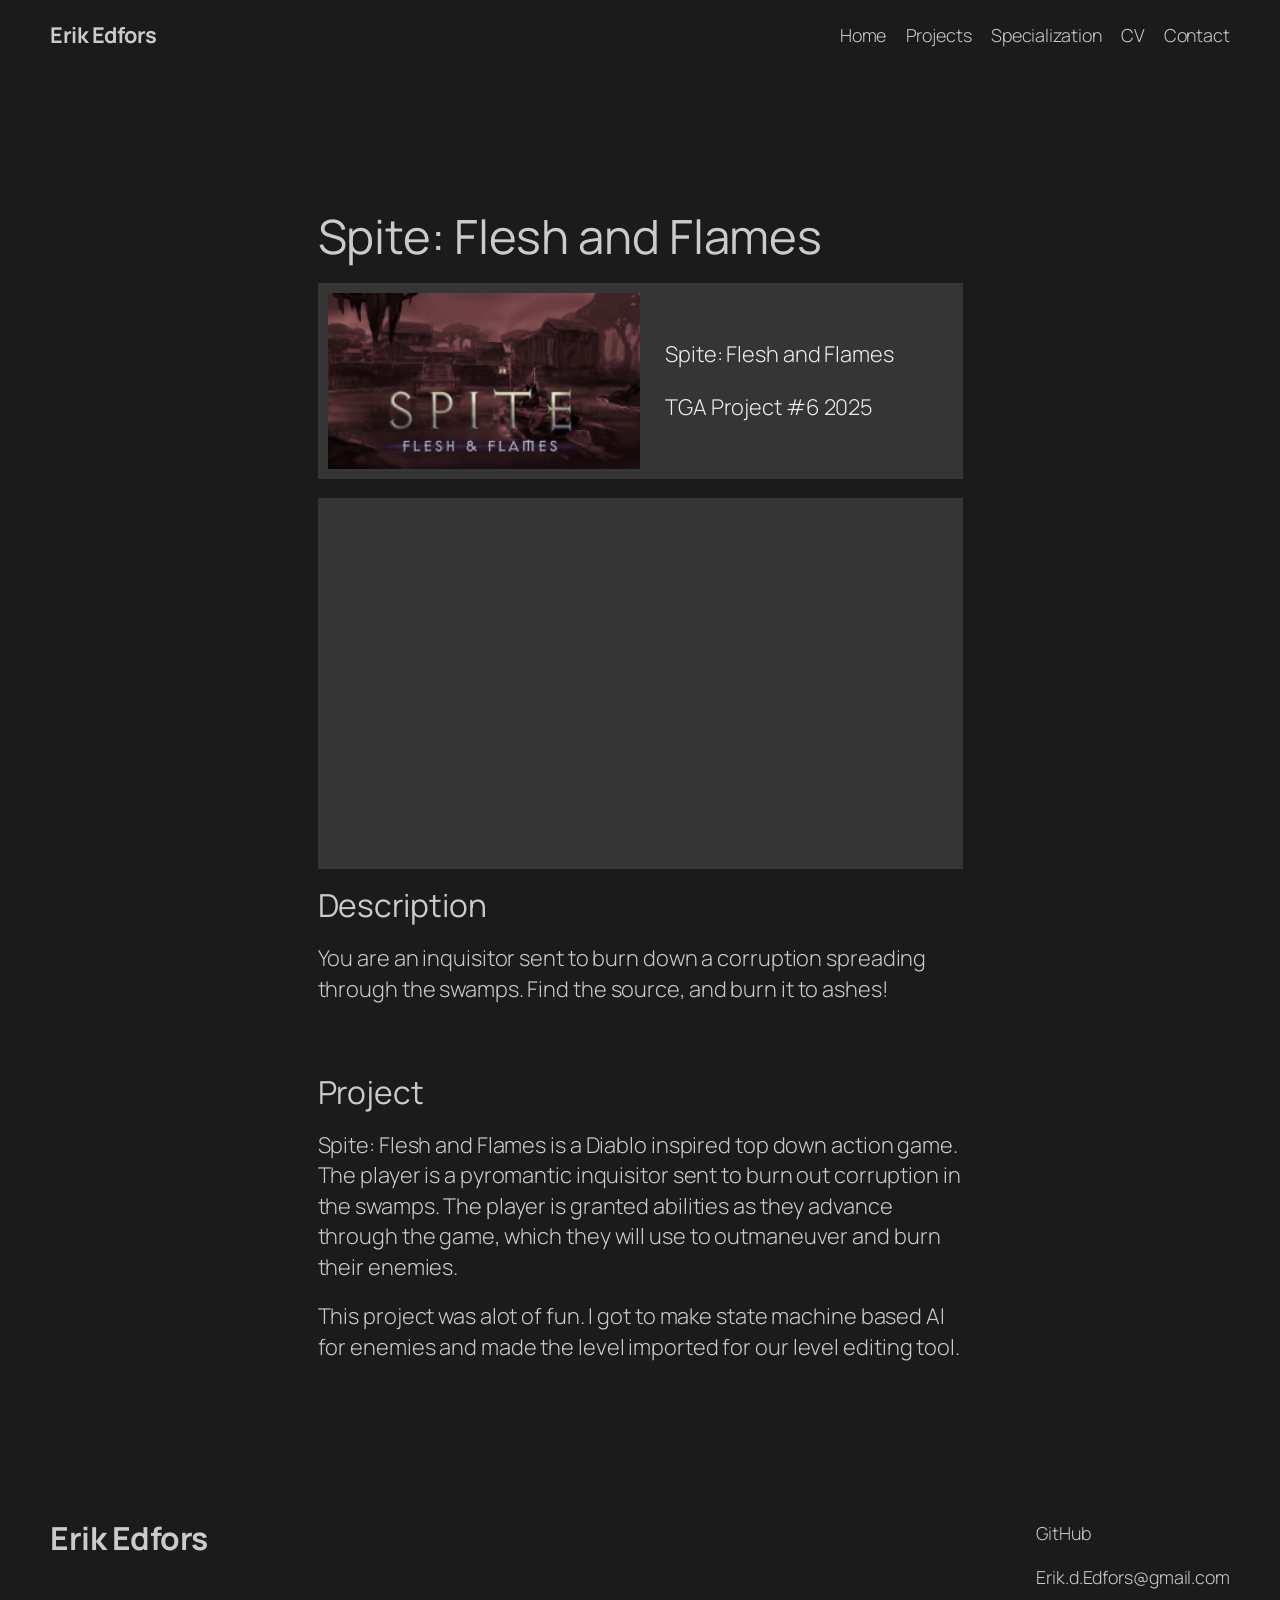
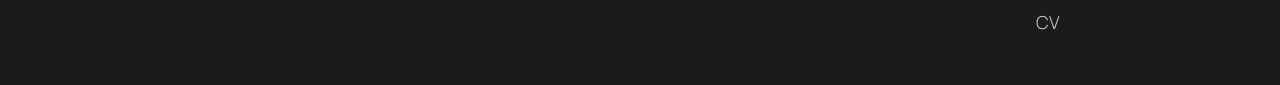
<file: spite-flesh-and-flames/index.html>
<!DOCTYPE html>
<html lang="en-US">
<head><meta charset="UTF-8">
	
	<meta name="viewport" content="width=device-width, initial-scale=1">
<meta name="robots" content="max-image-preview:large">
<title>Spite: Flesh and Flames – Erik Edfors</title>




<style id="wp-img-auto-sizes-contain-inline-css">
img:is([sizes=auto i],[sizes^="auto," i]){contain-intrinsic-size:3000px 1500px}
/*# sourceURL=wp-img-auto-sizes-contain-inline-css */
</style>
<style id="wp-block-site-title-inline-css">
.wp-block-site-title{box-sizing:border-box}.wp-block-site-title :where(a){color:inherit;font-family:inherit;font-size:inherit;font-style:inherit;font-weight:inherit;letter-spacing:inherit;line-height:inherit;text-decoration:inherit}
/*# sourceURL=/wp-includes/blocks/site-title/style.min.css */
</style>
<style id="wp-block-navigation-link-inline-css">
.wp-block-navigation .wp-block-navigation-item__label{overflow-wrap:break-word}.wp-block-navigation .wp-block-navigation-item__description{display:none}.link-ui-tools{outline:1px solid #f0f0f0;padding:8px}.link-ui-block-inserter{padding-top:8px}.link-ui-block-inserter__back{margin-left:8px;text-transform:uppercase}
/*# sourceURL=/wp-includes/blocks/navigation-link/style.min.css */
</style>
<style id="wp-block-navigation-inline-css">
.wp-block-navigation{position:relative}.wp-block-navigation ul{margin-bottom:0;margin-left:0;margin-top:0;padding-left:0}.wp-block-navigation ul,.wp-block-navigation ul li{list-style:none}.wp-block-navigation .wp-block-navigation-item{align-items:center;background-color:inherit;display:flex;position:relative}.wp-block-navigation .wp-block-navigation-item .wp-block-navigation__submenu-container:empty{display:none}.wp-block-navigation .wp-block-navigation-item__content{display:block;z-index:1}.wp-block-navigation .wp-block-navigation-item__content.wp-block-navigation-item__content{color:inherit}.wp-block-navigation.has-text-decoration-underline .wp-block-navigation-item__content,.wp-block-navigation.has-text-decoration-underline .wp-block-navigation-item__content:active,.wp-block-navigation.has-text-decoration-underline .wp-block-navigation-item__content:focus{text-decoration:underline}.wp-block-navigation.has-text-decoration-line-through .wp-block-navigation-item__content,.wp-block-navigation.has-text-decoration-line-through .wp-block-navigation-item__content:active,.wp-block-navigation.has-text-decoration-line-through .wp-block-navigation-item__content:focus{text-decoration:line-through}.wp-block-navigation :where(a),.wp-block-navigation :where(a:active),.wp-block-navigation :where(a:focus){text-decoration:none}.wp-block-navigation .wp-block-navigation__submenu-icon{align-self:center;background-color:inherit;border:none;color:currentColor;display:inline-block;font-size:inherit;height:.6em;line-height:0;margin-left:.25em;padding:0;width:.6em}.wp-block-navigation .wp-block-navigation__submenu-icon svg{stroke:currentColor;display:inline-block;height:inherit;margin-top:.075em;width:inherit}.wp-block-navigation{--navigation-layout-justification-setting:flex-start;--navigation-layout-direction:row;--navigation-layout-wrap:wrap;--navigation-layout-justify:flex-start;--navigation-layout-align:center}.wp-block-navigation.is-vertical{--navigation-layout-direction:column;--navigation-layout-justify:initial;--navigation-layout-align:flex-start}.wp-block-navigation.no-wrap{--navigation-layout-wrap:nowrap}.wp-block-navigation.items-justified-center{--navigation-layout-justification-setting:center;--navigation-layout-justify:center}.wp-block-navigation.items-justified-center.is-vertical{--navigation-layout-align:center}.wp-block-navigation.items-justified-right{--navigation-layout-justification-setting:flex-end;--navigation-layout-justify:flex-end}.wp-block-navigation.items-justified-right.is-vertical{--navigation-layout-align:flex-end}.wp-block-navigation.items-justified-space-between{--navigation-layout-justification-setting:space-between;--navigation-layout-justify:space-between}:where(.wp-block-navigation) ul li{padding:0}.wp-block-navigation .has-child .wp-block-navigation__submenu-container{align-items:normal;background-color:inherit;color:inherit;display:flex;flex-direction:column;opacity:0;position:absolute;z-index:2}@media not (prefers-reduced-motion){.wp-block-navigation .has-child .wp-block-navigation__submenu-container{transition:opacity .1s linear}}.wp-block-navigation .has-child .wp-block-navigation__submenu-container{height:0;overflow:hidden;visibility:hidden;width:0}.wp-block-navigation .has-child .wp-block-navigation__submenu-container>.wp-block-navigation-item>.wp-block-navigation-item__content{display:flex;flex-grow:1;padding:.5em 1em}.wp-block-navigation .has-child .wp-block-navigation__submenu-container>.wp-block-navigation-item>.wp-block-navigation-item__content .wp-block-navigation__submenu-icon{margin-left:auto;margin-right:0}.wp-block-navigation .has-child .wp-block-navigation__submenu-container .wp-block-navigation-item__content{margin:0}.wp-block-navigation .has-child .wp-block-navigation__submenu-container{left:-1px;top:100%}@media (min-width:782px){.wp-block-navigation .has-child .wp-block-navigation__submenu-container .wp-block-navigation__submenu-container{left:100%;top:-1px}.wp-block-navigation .has-child .wp-block-navigation__submenu-container .wp-block-navigation__submenu-container:before{background:transparent;content:"";display:block;height:100%;position:absolute;right:100%;width:.5em}.wp-block-navigation .has-child .wp-block-navigation__submenu-container .wp-block-navigation__submenu-icon{margin-right:.25em}.wp-block-navigation .has-child .wp-block-navigation__submenu-container .wp-block-navigation__submenu-icon svg{transform:rotate(-90deg)}}@media (hover:hover){.wp-block-navigation .has-child:not(.open-on-click):hover>.wp-block-navigation__submenu-container{height:auto;min-width:200px;opacity:1;overflow:visible;visibility:visible;width:auto}}.wp-block-navigation .has-child .wp-block-navigation-submenu__toggle[aria-expanded=true]~.wp-block-navigation__submenu-container,.wp-block-navigation .has-child:not(.open-on-click):not(.open-on-hover-click):focus-within>.wp-block-navigation__submenu-container{height:auto;min-width:200px;opacity:1;overflow:visible;visibility:visible;width:auto}.wp-block-navigation .has-child.open-always{align-items:var(--navigation-layout-align,initial);flex-direction:var(--navigation-layout-direction,initial);flex-wrap:var(--navigation-layout-wrap,wrap);gap:var(--wp--style--block-gap,2em)}.wp-block-navigation .has-child.open-always,.wp-block-navigation .has-child.open-always .wp-block-navigation-item{justify-content:var(--navigation-layout-justify,initial)}.wp-block-navigation .has-child.open-always .wp-block-navigation__submenu-container,.wp-block-navigation .has-child.open-always.wp-block-navigation-submenu{gap:var(--wp--style--block-gap,2em)}.wp-block-navigation .has-child.open-always .wp-block-navigation-item,.wp-block-navigation .has-child.open-always .wp-block-navigation__submenu-container,.wp-block-navigation .has-child.open-always.wp-block-navigation-submenu{padding-bottom:0;padding-top:0}.wp-block-navigation .has-child.open-always .wp-block-navigation__submenu-container{padding-left:var(--wp--style--block-gap,2em);padding-right:var(--wp--style--block-gap,2em)}.wp-block-navigation .has-child.open-always .wp-block-navigation__submenu-container .wp-block-navigation-item__content{padding:0}.wp-block-navigation .has-child.open-always .wp-block-navigation__submenu-container>.wp-block-navigation-item>.wp-block-navigation-item__content,.wp-block-navigation .has-child.open-always>.wp-block-navigation-item__content{flex-grow:0}.wp-block-navigation .has-child.open-always>.wp-block-navigation__submenu-container{background-color:transparent;border:none;color:inherit;flex-basis:100%;height:auto;opacity:1;overflow:visible;position:static;visibility:visible;width:auto}.wp-block-navigation.has-background .has-child .wp-block-navigation__submenu-container{left:0;top:100%}@media (min-width:782px){.wp-block-navigation.has-background .has-child .wp-block-navigation__submenu-container .wp-block-navigation__submenu-container{left:100%;top:0}}.wp-block-navigation-submenu{display:flex;position:relative}.wp-block-navigation-submenu .wp-block-navigation__submenu-icon svg{stroke:currentColor}button.wp-block-navigation-item__content{background-color:transparent;border:none;color:currentColor;font-family:inherit;font-size:inherit;font-style:inherit;font-weight:inherit;letter-spacing:inherit;line-height:inherit;text-align:left;text-transform:inherit}.wp-block-navigation-submenu__toggle{cursor:pointer}.wp-block-navigation-submenu__toggle[aria-expanded=true]+.wp-block-navigation__submenu-icon>svg,.wp-block-navigation-submenu__toggle[aria-expanded=true]>svg{transform:rotate(180deg)}.wp-block-navigation-item.open-on-click .wp-block-navigation-submenu__toggle{padding-left:0;padding-right:.85em}.wp-block-navigation-item.open-on-click .wp-block-navigation-submenu__toggle+.wp-block-navigation__submenu-icon{margin-left:-.6em;pointer-events:none}.wp-block-navigation-item.open-on-click button.wp-block-navigation-item__content:not(.wp-block-navigation-submenu__toggle){padding:0}.wp-block-navigation .wp-block-page-list,.wp-block-navigation__container,.wp-block-navigation__responsive-close,.wp-block-navigation__responsive-container,.wp-block-navigation__responsive-container-content,.wp-block-navigation__responsive-dialog{gap:inherit}:where(.wp-block-navigation.has-background .wp-block-navigation-item a:not(.wp-element-button)),:where(.wp-block-navigation.has-background .wp-block-navigation-submenu a:not(.wp-element-button)){padding:.5em 1em}:where(.wp-block-navigation .wp-block-navigation__submenu-container .wp-block-navigation-item a:not(.wp-element-button)),:where(.wp-block-navigation .wp-block-navigation__submenu-container .wp-block-navigation-submenu a:not(.wp-element-button)),:where(.wp-block-navigation .wp-block-navigation__submenu-container .wp-block-navigation-submenu button.wp-block-navigation-item__content),:where(.wp-block-navigation .wp-block-navigation__submenu-container .wp-block-pages-list__item button.wp-block-navigation-item__content){padding:.5em 1em}.wp-block-navigation.items-justified-right .wp-block-navigation__container .has-child .wp-block-navigation__submenu-container,.wp-block-navigation.items-justified-right .wp-block-page-list>.has-child .wp-block-navigation__submenu-container,.wp-block-navigation.items-justified-space-between .wp-block-page-list>.has-child:last-child .wp-block-navigation__submenu-container,.wp-block-navigation.items-justified-space-between>.wp-block-navigation__container>.has-child:last-child .wp-block-navigation__submenu-container{left:auto;right:0}.wp-block-navigation.items-justified-right .wp-block-navigation__container .has-child .wp-block-navigation__submenu-container .wp-block-navigation__submenu-container,.wp-block-navigation.items-justified-right .wp-block-page-list>.has-child .wp-block-navigation__submenu-container .wp-block-navigation__submenu-container,.wp-block-navigation.items-justified-space-between .wp-block-page-list>.has-child:last-child .wp-block-navigation__submenu-container .wp-block-navigation__submenu-container,.wp-block-navigation.items-justified-space-between>.wp-block-navigation__container>.has-child:last-child .wp-block-navigation__submenu-container .wp-block-navigation__submenu-container{left:-1px;right:-1px}@media (min-width:782px){.wp-block-navigation.items-justified-right .wp-block-navigation__container .has-child .wp-block-navigation__submenu-container .wp-block-navigation__submenu-container,.wp-block-navigation.items-justified-right .wp-block-page-list>.has-child .wp-block-navigation__submenu-container .wp-block-navigation__submenu-container,.wp-block-navigation.items-justified-space-between .wp-block-page-list>.has-child:last-child .wp-block-navigation__submenu-container .wp-block-navigation__submenu-container,.wp-block-navigation.items-justified-space-between>.wp-block-navigation__container>.has-child:last-child .wp-block-navigation__submenu-container .wp-block-navigation__submenu-container{left:auto;right:100%}}.wp-block-navigation:not(.has-background) .wp-block-navigation__submenu-container{background-color:#fff;border:1px solid rgba(0,0,0,.15)}.wp-block-navigation.has-background .wp-block-navigation__submenu-container{background-color:inherit}.wp-block-navigation:not(.has-text-color) .wp-block-navigation__submenu-container{color:#000}.wp-block-navigation__container{align-items:var(--navigation-layout-align,initial);display:flex;flex-direction:var(--navigation-layout-direction,initial);flex-wrap:var(--navigation-layout-wrap,wrap);justify-content:var(--navigation-layout-justify,initial);list-style:none;margin:0;padding-left:0}.wp-block-navigation__container .is-responsive{display:none}.wp-block-navigation__container:only-child,.wp-block-page-list:only-child{flex-grow:1}@keyframes overlay-menu__fade-in-animation{0%{opacity:0;transform:translateY(.5em)}to{opacity:1;transform:translateY(0)}}.wp-block-navigation__responsive-container{bottom:0;display:none;left:0;position:fixed;right:0;top:0}.wp-block-navigation__responsive-container :where(.wp-block-navigation-item a){color:inherit}.wp-block-navigation__responsive-container .wp-block-navigation__responsive-container-content{align-items:var(--navigation-layout-align,initial);display:flex;flex-direction:var(--navigation-layout-direction,initial);flex-wrap:var(--navigation-layout-wrap,wrap);justify-content:var(--navigation-layout-justify,initial)}.wp-block-navigation__responsive-container:not(.is-menu-open.is-menu-open){background-color:inherit!important;color:inherit!important}.wp-block-navigation__responsive-container.is-menu-open{background-color:inherit;display:flex;flex-direction:column}@media not (prefers-reduced-motion){.wp-block-navigation__responsive-container.is-menu-open{animation:overlay-menu__fade-in-animation .1s ease-out;animation-fill-mode:forwards}}.wp-block-navigation__responsive-container.is-menu-open:not(.disable-default-overlay){padding:clamp(1rem,var(--wp--style--root--padding-top),20rem) clamp(1rem,var(--wp--style--root--padding-right),20rem) clamp(1rem,var(--wp--style--root--padding-bottom),20rem) clamp(1rem,var(--wp--style--root--padding-left),20rem)}.wp-block-navigation__responsive-container.is-menu-open{overflow:auto;z-index:100000}.wp-block-navigation__responsive-container.is-menu-open:not(.disable-default-overlay) .wp-block-navigation__responsive-container-content{padding-top:calc(2rem + 24px)}.wp-block-navigation__responsive-container.is-menu-open:where(:not(.disable-default-overlay)) .wp-block-navigation__responsive-container-content{align-items:var(--navigation-layout-justification-setting,inherit);display:flex;flex-direction:column;flex-wrap:nowrap;overflow:visible}.wp-block-navigation__responsive-container.is-menu-open:where(:not(.disable-default-overlay)) .wp-block-navigation__responsive-container-content,.wp-block-navigation__responsive-container.is-menu-open:where(:not(.disable-default-overlay)) .wp-block-navigation__responsive-container-content .wp-block-navigation__container,.wp-block-navigation__responsive-container.is-menu-open:where(:not(.disable-default-overlay)) .wp-block-navigation__responsive-container-content .wp-block-page-list{justify-content:flex-start}.wp-block-navigation__responsive-container.is-menu-open:where(:not(.disable-default-overlay)) .wp-block-navigation__responsive-container-content .wp-block-navigation__submenu-icon{display:none}.wp-block-navigation__responsive-container.is-menu-open:where(:not(.disable-default-overlay)) .wp-block-navigation__responsive-container-content .has-child .wp-block-navigation__submenu-container{border:none;height:auto;min-width:200px;opacity:1;overflow:initial;padding-left:2rem;padding-right:2rem;position:static;visibility:visible;width:auto}.wp-block-navigation__responsive-container.is-menu-open:where(:not(.disable-default-overlay)) .wp-block-navigation__responsive-container-content .wp-block-navigation__container,.wp-block-navigation__responsive-container.is-menu-open:where(:not(.disable-default-overlay)) .wp-block-navigation__responsive-container-content .wp-block-navigation__submenu-container{gap:inherit}.wp-block-navigation__responsive-container.is-menu-open:where(:not(.disable-default-overlay)) .wp-block-navigation__responsive-container-content .wp-block-navigation__submenu-container{padding-top:var(--wp--style--block-gap,2em)}.wp-block-navigation__responsive-container.is-menu-open:where(:not(.disable-default-overlay)) .wp-block-navigation__responsive-container-content .wp-block-navigation-item__content{padding:0}.wp-block-navigation__responsive-container.is-menu-open:where(:not(.disable-default-overlay)) .wp-block-navigation__responsive-container-content .wp-block-navigation-item,.wp-block-navigation__responsive-container.is-menu-open:where(:not(.disable-default-overlay)) .wp-block-navigation__responsive-container-content .wp-block-navigation__container,.wp-block-navigation__responsive-container.is-menu-open:where(:not(.disable-default-overlay)) .wp-block-navigation__responsive-container-content .wp-block-page-list{align-items:var(--navigation-layout-justification-setting,initial);display:flex;flex-direction:column}.wp-block-navigation__responsive-container.is-menu-open:where(:not(.disable-default-overlay)) .wp-block-navigation-item,.wp-block-navigation__responsive-container.is-menu-open:where(:not(.disable-default-overlay)) .wp-block-navigation-item .wp-block-navigation__submenu-container,.wp-block-navigation__responsive-container.is-menu-open:where(:not(.disable-default-overlay)) .wp-block-navigation__container,.wp-block-navigation__responsive-container.is-menu-open:where(:not(.disable-default-overlay)) .wp-block-page-list{background:transparent!important;color:inherit!important}.wp-block-navigation__responsive-container.is-menu-open:where(:not(.disable-default-overlay)) .wp-block-navigation__submenu-container.wp-block-navigation__submenu-container.wp-block-navigation__submenu-container.wp-block-navigation__submenu-container{left:auto;right:auto}.wp-block-navigation__responsive-container.disable-default-overlay .wp-block-navigation__overlay-container{display:none;width:100%}.wp-block-navigation__responsive-container.disable-default-overlay .wp-block-navigation__responsive-close{max-width:none}.wp-block-navigation__responsive-container.disable-default-overlay.is-menu-open .wp-block-navigation__responsive-container-content>:not(.wp-block-navigation__overlay-container){display:none}.wp-block-navigation__responsive-container.disable-default-overlay.is-menu-open .wp-block-navigation__responsive-container-content .wp-block-navigation__overlay-container{display:block}.wp-block-navigation__responsive-container.disable-default-overlay.is-menu-open .wp-block-navigation__responsive-container-content .wp-block-navigation__overlay-container .wp-block-navigation__submenu-container{left:0;right:auto}@media (min-width:600px){.wp-block-navigation__responsive-container:not(.hidden-by-default):not(.is-menu-open){background-color:inherit;display:block;position:relative;width:100%;z-index:auto}.wp-block-navigation__responsive-container:not(.hidden-by-default):not(.is-menu-open) .wp-block-navigation__responsive-container-close{display:none}.wp-block-navigation__responsive-container.is-menu-open .wp-block-navigation__submenu-container.wp-block-navigation__submenu-container.wp-block-navigation__submenu-container.wp-block-navigation__submenu-container{left:0}}.wp-block-navigation:not(.has-background) .wp-block-navigation__responsive-container.is-menu-open:not(.disable-default-overlay){background-color:#fff}.wp-block-navigation:not(.has-text-color) .wp-block-navigation__responsive-container.is-menu-open:not(.disable-default-overlay){color:#000}.wp-block-navigation__toggle_button_label{font-size:1rem;font-weight:700}.wp-block-navigation__responsive-container-close,.wp-block-navigation__responsive-container-open{background:transparent;border:none;color:currentColor;cursor:pointer;margin:0;padding:0;text-transform:inherit;vertical-align:middle}.wp-block-navigation__responsive-container-close svg,.wp-block-navigation__responsive-container-open svg{fill:currentColor;display:block;height:24px;pointer-events:none;width:24px}.wp-block-navigation__responsive-container-open{display:flex}.wp-block-navigation__responsive-container-open.wp-block-navigation__responsive-container-open.wp-block-navigation__responsive-container-open{font-family:inherit;font-size:inherit;font-weight:inherit}@media (min-width:600px){.wp-block-navigation__responsive-container-open:not(.always-shown){display:none}}.wp-block-navigation__responsive-container-close{position:absolute;right:0;top:0;z-index:2}.wp-block-navigation__responsive-container-close.wp-block-navigation__responsive-container-close.wp-block-navigation__responsive-container-close{font-family:inherit;font-size:inherit;font-weight:inherit}.disable-default-overlay .wp-block-navigation__responsive-container-close{right:clamp(1rem,var(--wp--style--root--padding-left),20rem);top:clamp(1rem,var(--wp--style--root--padding-left),20rem)}.wp-block-navigation__responsive-close{width:100%}.has-modal-open .wp-block-navigation__responsive-close{margin-left:auto;margin-right:auto;max-width:var(--wp--style--global--wide-size,100%)}.wp-block-navigation__responsive-close:focus{outline:none}.is-menu-open .wp-block-navigation__responsive-close,.is-menu-open .wp-block-navigation__responsive-container-content,.is-menu-open .wp-block-navigation__responsive-dialog{box-sizing:border-box}.wp-block-navigation__responsive-dialog{position:relative}.has-modal-open .admin-bar .is-menu-open:where(:not(.disable-default-overlay)) .wp-block-navigation__responsive-dialog{margin-top:46px}@media (min-width:782px){.has-modal-open .admin-bar .is-menu-open:where(:not(.disable-default-overlay)) .wp-block-navigation__responsive-dialog{margin-top:32px}}html.has-modal-open{overflow:hidden}
/*# sourceURL=/wp-includes/blocks/navigation/style.min.css */
</style>
<style id="wp-block-group-inline-css">
.wp-block-group{box-sizing:border-box}:where(.wp-block-group.wp-block-group-is-layout-constrained){position:relative}
/*# sourceURL=/wp-includes/blocks/group/style.min.css */
</style>
<style id="wp-block-post-title-inline-css">
.wp-block-post-title{box-sizing:border-box;word-break:break-word}.wp-block-post-title :where(a){display:inline-block;font-family:inherit;font-size:inherit;font-style:inherit;font-weight:inherit;letter-spacing:inherit;line-height:inherit;text-decoration:inherit}
/*# sourceURL=/wp-includes/blocks/post-title/style.min.css */
</style>
<style id="wp-block-paragraph-inline-css">
.is-small-text{font-size:.875em}.is-regular-text{font-size:1em}.is-large-text{font-size:2.25em}.is-larger-text{font-size:3em}.has-drop-cap:not(:focus):first-letter{float:left;font-size:8.4em;font-style:normal;font-weight:100;line-height:.68;margin:.05em .1em 0 0;text-transform:uppercase}body.rtl .has-drop-cap:not(:focus):first-letter{float:none;margin-left:.1em}p.has-drop-cap.has-background{overflow:hidden}:root :where(p.has-background){padding:1.25em 2.375em}:where(p.has-text-color:not(.has-link-color)) a{color:inherit}p.has-text-align-left[style*="writing-mode:vertical-lr"],p.has-text-align-right[style*="writing-mode:vertical-rl"]{rotate:180deg}
/*# sourceURL=/wp-includes/blocks/paragraph/style.min.css */
</style>
<style id="wp-block-media-text-inline-css">
.wp-block-media-text{box-sizing:border-box;direction:ltr;display:grid;grid-template-columns:50% 1fr;grid-template-rows:auto}.wp-block-media-text.has-media-on-the-right{grid-template-columns:1fr 50%}.wp-block-media-text.is-vertically-aligned-top>.wp-block-media-text__content,.wp-block-media-text.is-vertically-aligned-top>.wp-block-media-text__media{align-self:start}.wp-block-media-text.is-vertically-aligned-center>.wp-block-media-text__content,.wp-block-media-text.is-vertically-aligned-center>.wp-block-media-text__media,.wp-block-media-text>.wp-block-media-text__content,.wp-block-media-text>.wp-block-media-text__media{align-self:center}.wp-block-media-text.is-vertically-aligned-bottom>.wp-block-media-text__content,.wp-block-media-text.is-vertically-aligned-bottom>.wp-block-media-text__media{align-self:end}.wp-block-media-text>.wp-block-media-text__media{grid-column:1;grid-row:1;margin:0}.wp-block-media-text>.wp-block-media-text__content{direction:ltr;grid-column:2;grid-row:1;padding:0 8%;word-break:break-word}.wp-block-media-text.has-media-on-the-right>.wp-block-media-text__media{grid-column:2;grid-row:1}.wp-block-media-text.has-media-on-the-right>.wp-block-media-text__content{grid-column:1;grid-row:1}.wp-block-media-text__media a{display:block}.wp-block-media-text__media img,.wp-block-media-text__media video{height:auto;max-width:unset;vertical-align:middle;width:100%}.wp-block-media-text.is-image-fill>.wp-block-media-text__media{background-size:cover;height:100%;min-height:250px}.wp-block-media-text.is-image-fill>.wp-block-media-text__media>a{display:block;height:100%}.wp-block-media-text.is-image-fill>.wp-block-media-text__media img{clip:rect(0,0,0,0);border:0;height:1px;margin:-1px;overflow:hidden;padding:0;position:absolute;width:1px}.wp-block-media-text.is-image-fill-element>.wp-block-media-text__media{height:100%;min-height:250px;position:relative}.wp-block-media-text.is-image-fill-element>.wp-block-media-text__media>a{display:block;height:100%}.wp-block-media-text.is-image-fill-element>.wp-block-media-text__media img{height:100%;-o-object-fit:cover;object-fit:cover;position:absolute;width:100%}@media (max-width:600px){.wp-block-media-text.is-stacked-on-mobile{grid-template-columns:100%!important}.wp-block-media-text.is-stacked-on-mobile>.wp-block-media-text__media{grid-column:1;grid-row:1}.wp-block-media-text.is-stacked-on-mobile>.wp-block-media-text__content{grid-column:1;grid-row:2}}
/*# sourceURL=/wp-includes/blocks/media-text/style.min.css */
</style>
<style id="wp-block-embed-inline-css">
.wp-block-embed.alignleft,.wp-block-embed.alignright,.wp-block[data-align=left]>[data-type="core/embed"],.wp-block[data-align=right]>[data-type="core/embed"]{max-width:360px;width:100%}.wp-block-embed.alignleft .wp-block-embed__wrapper,.wp-block-embed.alignright .wp-block-embed__wrapper,.wp-block[data-align=left]>[data-type="core/embed"] .wp-block-embed__wrapper,.wp-block[data-align=right]>[data-type="core/embed"] .wp-block-embed__wrapper{min-width:280px}.wp-block-cover .wp-block-embed{min-height:240px;min-width:320px}.wp-block-group.is-layout-flex .wp-block-embed{flex:1 1 0%;min-width:0}.wp-block-embed{overflow-wrap:break-word}.wp-block-embed :where(figcaption){margin-bottom:1em;margin-top:.5em}.wp-block-embed iframe{max-width:100%}.wp-block-embed__wrapper{position:relative}.wp-embed-responsive .wp-has-aspect-ratio .wp-block-embed__wrapper:before{content:"";display:block;padding-top:50%}.wp-embed-responsive .wp-has-aspect-ratio iframe{bottom:0;height:100%;left:0;position:absolute;right:0;top:0;width:100%}.wp-embed-responsive .wp-embed-aspect-21-9 .wp-block-embed__wrapper:before{padding-top:42.85%}.wp-embed-responsive .wp-embed-aspect-18-9 .wp-block-embed__wrapper:before{padding-top:50%}.wp-embed-responsive .wp-embed-aspect-16-9 .wp-block-embed__wrapper:before{padding-top:56.25%}.wp-embed-responsive .wp-embed-aspect-4-3 .wp-block-embed__wrapper:before{padding-top:75%}.wp-embed-responsive .wp-embed-aspect-1-1 .wp-block-embed__wrapper:before{padding-top:100%}.wp-embed-responsive .wp-embed-aspect-9-16 .wp-block-embed__wrapper:before{padding-top:177.77%}.wp-embed-responsive .wp-embed-aspect-1-2 .wp-block-embed__wrapper:before{padding-top:200%}
/*# sourceURL=/wp-includes/blocks/embed/style.min.css */
</style>
<style id="wp-block-heading-inline-css">
h1:where(.wp-block-heading).has-background,h2:where(.wp-block-heading).has-background,h3:where(.wp-block-heading).has-background,h4:where(.wp-block-heading).has-background,h5:where(.wp-block-heading).has-background,h6:where(.wp-block-heading).has-background{padding:1.25em 2.375em}h1.has-text-align-left[style*=writing-mode]:where([style*=vertical-lr]),h1.has-text-align-right[style*=writing-mode]:where([style*=vertical-rl]),h2.has-text-align-left[style*=writing-mode]:where([style*=vertical-lr]),h2.has-text-align-right[style*=writing-mode]:where([style*=vertical-rl]),h3.has-text-align-left[style*=writing-mode]:where([style*=vertical-lr]),h3.has-text-align-right[style*=writing-mode]:where([style*=vertical-rl]),h4.has-text-align-left[style*=writing-mode]:where([style*=vertical-lr]),h4.has-text-align-right[style*=writing-mode]:where([style*=vertical-rl]),h5.has-text-align-left[style*=writing-mode]:where([style*=vertical-lr]),h5.has-text-align-right[style*=writing-mode]:where([style*=vertical-rl]),h6.has-text-align-left[style*=writing-mode]:where([style*=vertical-lr]),h6.has-text-align-right[style*=writing-mode]:where([style*=vertical-rl]){rotate:180deg}
/*# sourceURL=/wp-includes/blocks/heading/style.min.css */
</style>
<style id="wp-block-spacer-inline-css">
.wp-block-spacer{clear:both}
/*# sourceURL=/wp-includes/blocks/spacer/style.min.css */
</style>
<style id="wp-block-post-content-inline-css">
.wp-block-post-content{display:flow-root}
/*# sourceURL=/wp-includes/blocks/post-content/style.min.css */
</style>
<style id="wp-block-columns-inline-css">
.wp-block-columns{box-sizing:border-box;display:flex;flex-wrap:wrap!important}@media (min-width:782px){.wp-block-columns{flex-wrap:nowrap!important}}.wp-block-columns{align-items:normal!important}.wp-block-columns.are-vertically-aligned-top{align-items:flex-start}.wp-block-columns.are-vertically-aligned-center{align-items:center}.wp-block-columns.are-vertically-aligned-bottom{align-items:flex-end}@media (max-width:781px){.wp-block-columns:not(.is-not-stacked-on-mobile)>.wp-block-column{flex-basis:100%!important}}@media (min-width:782px){.wp-block-columns:not(.is-not-stacked-on-mobile)>.wp-block-column{flex-basis:0;flex-grow:1}.wp-block-columns:not(.is-not-stacked-on-mobile)>.wp-block-column[style*=flex-basis]{flex-grow:0}}.wp-block-columns.is-not-stacked-on-mobile{flex-wrap:nowrap!important}.wp-block-columns.is-not-stacked-on-mobile>.wp-block-column{flex-basis:0;flex-grow:1}.wp-block-columns.is-not-stacked-on-mobile>.wp-block-column[style*=flex-basis]{flex-grow:0}:where(.wp-block-columns){margin-bottom:1.75em}:where(.wp-block-columns.has-background){padding:1.25em 2.375em}.wp-block-column{flex-grow:1;min-width:0;overflow-wrap:break-word;word-break:break-word}.wp-block-column.is-vertically-aligned-top{align-self:flex-start}.wp-block-column.is-vertically-aligned-center{align-self:center}.wp-block-column.is-vertically-aligned-bottom{align-self:flex-end}.wp-block-column.is-vertically-aligned-stretch{align-self:stretch}.wp-block-column.is-vertically-aligned-bottom,.wp-block-column.is-vertically-aligned-center,.wp-block-column.is-vertically-aligned-top{width:100%}
/*# sourceURL=/wp-includes/blocks/columns/style.min.css */
</style>
<style id="wp-block-library-inline-css">
:root{--wp-block-synced-color:#7a00df;--wp-block-synced-color--rgb:122,0,223;--wp-bound-block-color:var(--wp-block-synced-color);--wp-editor-canvas-background:#ddd;--wp-admin-theme-color:#007cba;--wp-admin-theme-color--rgb:0,124,186;--wp-admin-theme-color-darker-10:#006ba1;--wp-admin-theme-color-darker-10--rgb:0,107,160.5;--wp-admin-theme-color-darker-20:#005a87;--wp-admin-theme-color-darker-20--rgb:0,90,135;--wp-admin-border-width-focus:2px}@media (min-resolution:192dpi){:root{--wp-admin-border-width-focus:1.5px}}.wp-element-button{cursor:pointer}:root .has-very-light-gray-background-color{background-color:#eee}:root .has-very-dark-gray-background-color{background-color:#313131}:root .has-very-light-gray-color{color:#eee}:root .has-very-dark-gray-color{color:#313131}:root .has-vivid-green-cyan-to-vivid-cyan-blue-gradient-background{background:linear-gradient(135deg,#00d084,#0693e3)}:root .has-purple-crush-gradient-background{background:linear-gradient(135deg,#34e2e4,#4721fb 50%,#ab1dfe)}:root .has-hazy-dawn-gradient-background{background:linear-gradient(135deg,#faaca8,#dad0ec)}:root .has-subdued-olive-gradient-background{background:linear-gradient(135deg,#fafae1,#67a671)}:root .has-atomic-cream-gradient-background{background:linear-gradient(135deg,#fdd79a,#004a59)}:root .has-nightshade-gradient-background{background:linear-gradient(135deg,#330968,#31cdcf)}:root .has-midnight-gradient-background{background:linear-gradient(135deg,#020381,#2874fc)}:root{--wp--preset--font-size--normal:16px;--wp--preset--font-size--huge:42px}.has-regular-font-size{font-size:1em}.has-larger-font-size{font-size:2.625em}.has-normal-font-size{font-size:var(--wp--preset--font-size--normal)}.has-huge-font-size{font-size:var(--wp--preset--font-size--huge)}:root .has-text-align-center{text-align:center}:root .has-text-align-left{text-align:left}:root .has-text-align-right{text-align:right}.has-fit-text{white-space:nowrap!important}#end-resizable-editor-section{display:none}.aligncenter{clear:both}.items-justified-left{justify-content:flex-start}.items-justified-center{justify-content:center}.items-justified-right{justify-content:flex-end}.items-justified-space-between{justify-content:space-between}.screen-reader-text{word-wrap:normal!important;border:0;clip-path:inset(50%);height:1px;margin:-1px;overflow:hidden;padding:0;position:absolute;width:1px;word-break:normal!important}.screen-reader-text:focus{background-color:#ddd;clip-path:none;color:#444;display:block;font-size:1em;height:auto;left:5px;line-height:normal;padding:15px 23px 14px;text-decoration:none;top:5px;width:auto;z-index:100000}html :where(.has-border-color){border-style:solid}html :where([style^=border-color],[style*=";border-color"],[style*="; border-color"]){border-style:solid}html :where([style^=border-top-color],[style*=";border-top-color"],[style*="; border-top-color"]){border-top-style:solid}html :where([style^=border-right-color],[style*=";border-right-color"],[style*="; border-right-color"]){border-right-style:solid}html :where([style^=border-bottom-color],[style*=";border-bottom-color"],[style*="; border-bottom-color"]){border-bottom-style:solid}html :where([style^=border-left-color],[style*=";border-left-color"],[style*="; border-left-color"]){border-left-style:solid}html :where([style^=border-width],[style*=";border-width"],[style*="; border-width"]){border-style:solid}html :where([style^=border-top-width],[style*=";border-top-width"],[style*="; border-top-width"]){border-top-style:solid}html :where([style^=border-right-width],[style*=";border-right-width"],[style*="; border-right-width"]){border-right-style:solid}html :where([style^=border-bottom-width],[style*=";border-bottom-width"],[style*="; border-bottom-width"]){border-bottom-style:solid}html :where([style^=border-left-width],[style*=";border-left-width"],[style*="; border-left-width"]){border-left-style:solid}html :where(img[class*=wp-image-]){height:auto;max-width:100%}:where(figure){margin:0 0 1em}html :where(.is-position-sticky){--wp-admin--admin-bar--position-offset:var(--wp-admin--admin-bar--height,0px)}@media screen and (max-width:600px){html :where(.is-position-sticky){--wp-admin--admin-bar--position-offset:0px}}
/*# sourceURL=/wp-includes/css/dist/block-library/common.min.css */
</style>
<style id="global-styles-inline-css">
:root{--wp--preset--aspect-ratio--square: 1;--wp--preset--aspect-ratio--4-3: 4/3;--wp--preset--aspect-ratio--3-4: 3/4;--wp--preset--aspect-ratio--3-2: 3/2;--wp--preset--aspect-ratio--2-3: 2/3;--wp--preset--aspect-ratio--16-9: 16/9;--wp--preset--aspect-ratio--9-16: 9/16;--wp--preset--color--black: #000000;--wp--preset--color--cyan-bluish-gray: #abb8c3;--wp--preset--color--white: #ffffff;--wp--preset--color--pale-pink: #f78da7;--wp--preset--color--vivid-red: #cf2e2e;--wp--preset--color--luminous-vivid-orange: #ff6900;--wp--preset--color--luminous-vivid-amber: #fcb900;--wp--preset--color--light-green-cyan: #7bdcb5;--wp--preset--color--vivid-green-cyan: #00d084;--wp--preset--color--pale-cyan-blue: #8ed1fc;--wp--preset--color--vivid-cyan-blue: #0693e3;--wp--preset--color--vivid-purple: #9b51e0;--wp--preset--color--base: #1B1B1B;--wp--preset--color--contrast: #F0F0F0;--wp--preset--color--accent-1: #786D0A;--wp--preset--color--accent-2: #442369;--wp--preset--color--accent-3: #D1D0EA;--wp--preset--color--accent-4: #CBCBCB;--wp--preset--color--accent-5: #353535;--wp--preset--color--accent-6: #FFFFFF33;--wp--preset--gradient--vivid-cyan-blue-to-vivid-purple: linear-gradient(135deg,rgb(6,147,227) 0%,rgb(155,81,224) 100%);--wp--preset--gradient--light-green-cyan-to-vivid-green-cyan: linear-gradient(135deg,rgb(122,220,180) 0%,rgb(0,208,130) 100%);--wp--preset--gradient--luminous-vivid-amber-to-luminous-vivid-orange: linear-gradient(135deg,rgb(252,185,0) 0%,rgb(255,105,0) 100%);--wp--preset--gradient--luminous-vivid-orange-to-vivid-red: linear-gradient(135deg,rgb(255,105,0) 0%,rgb(207,46,46) 100%);--wp--preset--gradient--very-light-gray-to-cyan-bluish-gray: linear-gradient(135deg,rgb(238,238,238) 0%,rgb(169,184,195) 100%);--wp--preset--gradient--cool-to-warm-spectrum: linear-gradient(135deg,rgb(74,234,220) 0%,rgb(151,120,209) 20%,rgb(207,42,186) 40%,rgb(238,44,130) 60%,rgb(251,105,98) 80%,rgb(254,248,76) 100%);--wp--preset--gradient--blush-light-purple: linear-gradient(135deg,rgb(255,206,236) 0%,rgb(152,150,240) 100%);--wp--preset--gradient--blush-bordeaux: linear-gradient(135deg,rgb(254,205,165) 0%,rgb(254,45,45) 50%,rgb(107,0,62) 100%);--wp--preset--gradient--luminous-dusk: linear-gradient(135deg,rgb(255,203,112) 0%,rgb(199,81,192) 50%,rgb(65,88,208) 100%);--wp--preset--gradient--pale-ocean: linear-gradient(135deg,rgb(255,245,203) 0%,rgb(182,227,212) 50%,rgb(51,167,181) 100%);--wp--preset--gradient--electric-grass: linear-gradient(135deg,rgb(202,248,128) 0%,rgb(113,206,126) 100%);--wp--preset--gradient--midnight: linear-gradient(135deg,rgb(2,3,129) 0%,rgb(40,116,252) 100%);--wp--preset--font-size--small: 0.875rem;--wp--preset--font-size--medium: clamp(1rem, 1rem + ((1vw - 0.2rem) * 0.196), 1.125rem);--wp--preset--font-size--large: clamp(1.125rem, 1.125rem + ((1vw - 0.2rem) * 0.392), 1.375rem);--wp--preset--font-size--x-large: clamp(1.75rem, 1.75rem + ((1vw - 0.2rem) * 0.392), 2rem);--wp--preset--font-size--xx-large: clamp(2.15rem, 2.15rem + ((1vw - 0.2rem) * 1.333), 3rem);--wp--preset--font-family--manrope: Manrope, sans-serif;--wp--preset--font-family--fira-code: "Fira Code", monospace;--wp--preset--spacing--20: 10px;--wp--preset--spacing--30: 20px;--wp--preset--spacing--40: 30px;--wp--preset--spacing--50: clamp(30px, 5vw, 50px);--wp--preset--spacing--60: clamp(30px, 7vw, 70px);--wp--preset--spacing--70: clamp(50px, 7vw, 90px);--wp--preset--spacing--80: clamp(70px, 10vw, 140px);--wp--preset--shadow--natural: 6px 6px 9px rgba(0, 0, 0, 0.2);--wp--preset--shadow--deep: 12px 12px 50px rgba(0, 0, 0, 0.4);--wp--preset--shadow--sharp: 6px 6px 0px rgba(0, 0, 0, 0.2);--wp--preset--shadow--outlined: 6px 6px 0px -3px rgb(255, 255, 255), 6px 6px rgb(0, 0, 0);--wp--preset--shadow--crisp: 6px 6px 0px rgb(0, 0, 0);}.wp-block-button{--wp--preset--dimension--25: 25%;--wp--preset--dimension--50: 50%;--wp--preset--dimension--75: 75%;--wp--preset--dimension--100: 100%;}:root { --wp--style--global--content-size: 645px;--wp--style--global--wide-size: 1340px; }:where(body) { margin: 0; }.wp-site-blocks { padding-top: var(--wp--style--root--padding-top); padding-bottom: var(--wp--style--root--padding-bottom); }.has-global-padding { padding-right: var(--wp--style--root--padding-right); padding-left: var(--wp--style--root--padding-left); }.has-global-padding > .alignfull { margin-right: calc(var(--wp--style--root--padding-right) * -1); margin-left: calc(var(--wp--style--root--padding-left) * -1); }.has-global-padding :where(:not(.alignfull.is-layout-flow) > .has-global-padding:not(.wp-block-block, .alignfull)) { padding-right: 0; padding-left: 0; }.has-global-padding :where(:not(.alignfull.is-layout-flow) > .has-global-padding:not(.wp-block-block, .alignfull)) > .alignfull { margin-left: 0; margin-right: 0; }.wp-site-blocks > .alignleft { float: left; margin-right: 2em; }.wp-site-blocks > .alignright { float: right; margin-left: 2em; }.wp-site-blocks > .aligncenter { justify-content: center; margin-left: auto; margin-right: auto; }:where(.wp-site-blocks) > * { margin-block-start: 1.2rem; margin-block-end: 0; }:where(.wp-site-blocks) > :first-child { margin-block-start: 0; }:where(.wp-site-blocks) > :last-child { margin-block-end: 0; }:root { --wp--style--block-gap: 1.2rem; }:root :where(.is-layout-flow) > :first-child{margin-block-start: 0;}:root :where(.is-layout-flow) > :last-child{margin-block-end: 0;}:root :where(.is-layout-flow) > *{margin-block-start: 1.2rem;margin-block-end: 0;}:root :where(.is-layout-constrained) > :first-child{margin-block-start: 0;}:root :where(.is-layout-constrained) > :last-child{margin-block-end: 0;}:root :where(.is-layout-constrained) > *{margin-block-start: 1.2rem;margin-block-end: 0;}:root :where(.is-layout-flex){gap: 1.2rem;}:root :where(.is-layout-grid){gap: 1.2rem;}.is-layout-flow > .alignleft{float: left;margin-inline-start: 0;margin-inline-end: 2em;}.is-layout-flow > .alignright{float: right;margin-inline-start: 2em;margin-inline-end: 0;}.is-layout-flow > .aligncenter{margin-left: auto !important;margin-right: auto !important;}.is-layout-constrained > .alignleft{float: left;margin-inline-start: 0;margin-inline-end: 2em;}.is-layout-constrained > .alignright{float: right;margin-inline-start: 2em;margin-inline-end: 0;}.is-layout-constrained > .aligncenter{margin-left: auto !important;margin-right: auto !important;}.is-layout-constrained > :where(:not(.alignleft):not(.alignright):not(.alignfull)){max-width: var(--wp--style--global--content-size);margin-left: auto !important;margin-right: auto !important;}.is-layout-constrained > .alignwide{max-width: var(--wp--style--global--wide-size);}body .is-layout-flex{display: flex;}.is-layout-flex{flex-wrap: wrap;align-items: center;}.is-layout-flex > :is(*, div){margin: 0;}body .is-layout-grid{display: grid;}.is-layout-grid > :is(*, div){margin: 0;}body{background-color: var(--wp--preset--color--base);color: var(--wp--preset--color--accent-4);font-family: var(--wp--preset--font-family--manrope);font-size: var(--wp--preset--font-size--large);font-weight: 300;letter-spacing: -0.1px;line-height: 1.4;--wp--style--root--padding-top: 0px;--wp--style--root--padding-right: var(--wp--preset--spacing--50);--wp--style--root--padding-bottom: 0px;--wp--style--root--padding-left: var(--wp--preset--spacing--50);}a:where(:not(.wp-element-button)){color: currentColor;}:root :where(a:where(:not(.wp-element-button)):hover){text-decoration: none;}h1, h2, h3, h4, h5, h6{font-weight: 400;letter-spacing: -0.1px;line-height: 1.125;}h1{font-size: var(--wp--preset--font-size--xx-large);}h2{font-size: var(--wp--preset--font-size--x-large);}h3{font-size: var(--wp--preset--font-size--large);}h4{font-size: var(--wp--preset--font-size--medium);}h5{font-size: var(--wp--preset--font-size--small);letter-spacing: 0.5px;}h6{font-size: var(--wp--preset--font-size--small);font-weight: 700;letter-spacing: 1.4px;text-transform: uppercase;}:root :where(.wp-element-button, .wp-block-button__link){background-color: var(--wp--preset--color--contrast);border-width: 0;color: var(--wp--preset--color--base);font-family: inherit;font-size: var(--wp--preset--font-size--medium);font-style: inherit;font-weight: inherit;letter-spacing: inherit;line-height: inherit;padding-top: 1rem;padding-right: 2.25rem;padding-bottom: 1rem;padding-left: 2.25rem;text-decoration: none;text-transform: inherit;}:root :where(.wp-element-button:hover, .wp-block-button__link:hover){background-color: color-mix(in srgb, var(--wp--preset--color--contrast) 85%, transparent);border-color: transparent;color: var(--wp--preset--color--base);}:root :where(.wp-element-button:focus, .wp-block-button__link:focus){outline-color: var(--wp--preset--color--accent-4);outline-offset: 2px;}:root :where(.wp-element-caption, .wp-block-audio figcaption, .wp-block-embed figcaption, .wp-block-gallery figcaption, .wp-block-image figcaption, .wp-block-table figcaption, .wp-block-video figcaption){font-size: var(--wp--preset--font-size--small);line-height: 1.4;}.has-black-color{color: var(--wp--preset--color--black) !important;}.has-cyan-bluish-gray-color{color: var(--wp--preset--color--cyan-bluish-gray) !important;}.has-white-color{color: var(--wp--preset--color--white) !important;}.has-pale-pink-color{color: var(--wp--preset--color--pale-pink) !important;}.has-vivid-red-color{color: var(--wp--preset--color--vivid-red) !important;}.has-luminous-vivid-orange-color{color: var(--wp--preset--color--luminous-vivid-orange) !important;}.has-luminous-vivid-amber-color{color: var(--wp--preset--color--luminous-vivid-amber) !important;}.has-light-green-cyan-color{color: var(--wp--preset--color--light-green-cyan) !important;}.has-vivid-green-cyan-color{color: var(--wp--preset--color--vivid-green-cyan) !important;}.has-pale-cyan-blue-color{color: var(--wp--preset--color--pale-cyan-blue) !important;}.has-vivid-cyan-blue-color{color: var(--wp--preset--color--vivid-cyan-blue) !important;}.has-vivid-purple-color{color: var(--wp--preset--color--vivid-purple) !important;}.has-base-color{color: var(--wp--preset--color--base) !important;}.has-contrast-color{color: var(--wp--preset--color--contrast) !important;}.has-accent-1-color{color: var(--wp--preset--color--accent-1) !important;}.has-accent-2-color{color: var(--wp--preset--color--accent-2) !important;}.has-accent-3-color{color: var(--wp--preset--color--accent-3) !important;}.has-accent-4-color{color: var(--wp--preset--color--accent-4) !important;}.has-accent-5-color{color: var(--wp--preset--color--accent-5) !important;}.has-accent-6-color{color: var(--wp--preset--color--accent-6) !important;}.has-black-background-color{background-color: var(--wp--preset--color--black) !important;}.has-cyan-bluish-gray-background-color{background-color: var(--wp--preset--color--cyan-bluish-gray) !important;}.has-white-background-color{background-color: var(--wp--preset--color--white) !important;}.has-pale-pink-background-color{background-color: var(--wp--preset--color--pale-pink) !important;}.has-vivid-red-background-color{background-color: var(--wp--preset--color--vivid-red) !important;}.has-luminous-vivid-orange-background-color{background-color: var(--wp--preset--color--luminous-vivid-orange) !important;}.has-luminous-vivid-amber-background-color{background-color: var(--wp--preset--color--luminous-vivid-amber) !important;}.has-light-green-cyan-background-color{background-color: var(--wp--preset--color--light-green-cyan) !important;}.has-vivid-green-cyan-background-color{background-color: var(--wp--preset--color--vivid-green-cyan) !important;}.has-pale-cyan-blue-background-color{background-color: var(--wp--preset--color--pale-cyan-blue) !important;}.has-vivid-cyan-blue-background-color{background-color: var(--wp--preset--color--vivid-cyan-blue) !important;}.has-vivid-purple-background-color{background-color: var(--wp--preset--color--vivid-purple) !important;}.has-base-background-color{background-color: var(--wp--preset--color--base) !important;}.has-contrast-background-color{background-color: var(--wp--preset--color--contrast) !important;}.has-accent-1-background-color{background-color: var(--wp--preset--color--accent-1) !important;}.has-accent-2-background-color{background-color: var(--wp--preset--color--accent-2) !important;}.has-accent-3-background-color{background-color: var(--wp--preset--color--accent-3) !important;}.has-accent-4-background-color{background-color: var(--wp--preset--color--accent-4) !important;}.has-accent-5-background-color{background-color: var(--wp--preset--color--accent-5) !important;}.has-accent-6-background-color{background-color: var(--wp--preset--color--accent-6) !important;}.has-black-border-color{border-color: var(--wp--preset--color--black) !important;}.has-cyan-bluish-gray-border-color{border-color: var(--wp--preset--color--cyan-bluish-gray) !important;}.has-white-border-color{border-color: var(--wp--preset--color--white) !important;}.has-pale-pink-border-color{border-color: var(--wp--preset--color--pale-pink) !important;}.has-vivid-red-border-color{border-color: var(--wp--preset--color--vivid-red) !important;}.has-luminous-vivid-orange-border-color{border-color: var(--wp--preset--color--luminous-vivid-orange) !important;}.has-luminous-vivid-amber-border-color{border-color: var(--wp--preset--color--luminous-vivid-amber) !important;}.has-light-green-cyan-border-color{border-color: var(--wp--preset--color--light-green-cyan) !important;}.has-vivid-green-cyan-border-color{border-color: var(--wp--preset--color--vivid-green-cyan) !important;}.has-pale-cyan-blue-border-color{border-color: var(--wp--preset--color--pale-cyan-blue) !important;}.has-vivid-cyan-blue-border-color{border-color: var(--wp--preset--color--vivid-cyan-blue) !important;}.has-vivid-purple-border-color{border-color: var(--wp--preset--color--vivid-purple) !important;}.has-base-border-color{border-color: var(--wp--preset--color--base) !important;}.has-contrast-border-color{border-color: var(--wp--preset--color--contrast) !important;}.has-accent-1-border-color{border-color: var(--wp--preset--color--accent-1) !important;}.has-accent-2-border-color{border-color: var(--wp--preset--color--accent-2) !important;}.has-accent-3-border-color{border-color: var(--wp--preset--color--accent-3) !important;}.has-accent-4-border-color{border-color: var(--wp--preset--color--accent-4) !important;}.has-accent-5-border-color{border-color: var(--wp--preset--color--accent-5) !important;}.has-accent-6-border-color{border-color: var(--wp--preset--color--accent-6) !important;}.has-vivid-cyan-blue-to-vivid-purple-gradient-background{background: var(--wp--preset--gradient--vivid-cyan-blue-to-vivid-purple) !important;}.has-light-green-cyan-to-vivid-green-cyan-gradient-background{background: var(--wp--preset--gradient--light-green-cyan-to-vivid-green-cyan) !important;}.has-luminous-vivid-amber-to-luminous-vivid-orange-gradient-background{background: var(--wp--preset--gradient--luminous-vivid-amber-to-luminous-vivid-orange) !important;}.has-luminous-vivid-orange-to-vivid-red-gradient-background{background: var(--wp--preset--gradient--luminous-vivid-orange-to-vivid-red) !important;}.has-very-light-gray-to-cyan-bluish-gray-gradient-background{background: var(--wp--preset--gradient--very-light-gray-to-cyan-bluish-gray) !important;}.has-cool-to-warm-spectrum-gradient-background{background: var(--wp--preset--gradient--cool-to-warm-spectrum) !important;}.has-blush-light-purple-gradient-background{background: var(--wp--preset--gradient--blush-light-purple) !important;}.has-blush-bordeaux-gradient-background{background: var(--wp--preset--gradient--blush-bordeaux) !important;}.has-luminous-dusk-gradient-background{background: var(--wp--preset--gradient--luminous-dusk) !important;}.has-pale-ocean-gradient-background{background: var(--wp--preset--gradient--pale-ocean) !important;}.has-electric-grass-gradient-background{background: var(--wp--preset--gradient--electric-grass) !important;}.has-midnight-gradient-background{background: var(--wp--preset--gradient--midnight) !important;}.has-small-font-size{font-size: var(--wp--preset--font-size--small) !important;}.has-medium-font-size{font-size: var(--wp--preset--font-size--medium) !important;}.has-large-font-size{font-size: var(--wp--preset--font-size--large) !important;}.has-x-large-font-size{font-size: var(--wp--preset--font-size--x-large) !important;}.has-xx-large-font-size{font-size: var(--wp--preset--font-size--xx-large) !important;}.has-manrope-font-family{font-family: var(--wp--preset--font-family--manrope) !important;}.has-fira-code-font-family{font-family: var(--wp--preset--font-family--fira-code) !important;}
:root :where(.wp-block-columns-is-layout-flow) > :first-child{margin-block-start: 0;}:root :where(.wp-block-columns-is-layout-flow) > :last-child{margin-block-end: 0;}:root :where(.wp-block-columns-is-layout-flow) > *{margin-block-start: var(--wp--preset--spacing--50);margin-block-end: 0;}:root :where(.wp-block-columns-is-layout-constrained) > :first-child{margin-block-start: 0;}:root :where(.wp-block-columns-is-layout-constrained) > :last-child{margin-block-end: 0;}:root :where(.wp-block-columns-is-layout-constrained) > *{margin-block-start: var(--wp--preset--spacing--50);margin-block-end: 0;}:root :where(.wp-block-columns-is-layout-flex){gap: var(--wp--preset--spacing--50);}:root :where(.wp-block-columns-is-layout-grid){gap: var(--wp--preset--spacing--50);}
:root :where(.wp-block-post-title a:where(:not(.wp-element-button))){text-decoration: none;}
:root :where(.wp-block-post-title a:where(:not(.wp-element-button)):hover){text-decoration: underline;}
:root :where(.wp-block-site-title){font-weight: 700;letter-spacing: -.5px;}
:root :where(.wp-block-site-title a:where(:not(.wp-element-button))){text-decoration: none;}
:root :where(.wp-block-site-title a:where(:not(.wp-element-button)):hover){text-decoration: underline;}
:root :where(.wp-block-navigation){font-size: var(--wp--preset--font-size--medium);}
:root :where(.wp-block-navigation a:where(:not(.wp-element-button))){text-decoration: none;}
:root :where(.wp-block-navigation a:where(:not(.wp-element-button)):hover){text-decoration: underline;}
/*# sourceURL=global-styles-inline-css */
</style>
<style id="block-style-variation-styles-inline-css">
:root :where(.is-style-section-1--2 .wp-block-separator){color: color-mix(in srgb, currentColor 25%, transparent);}:root :where(.is-style-section-1--2 .wp-block-site-title){color: currentColor;}:root :where(.is-style-section-1--2 .wp-block-site-title a:where(:not(.wp-element-button))){color: currentColor;}:root :where(.is-style-section-1--2 .wp-block-post-author-name){color: currentColor;}:root :where(.is-style-section-1--2 .wp-block-post-author-name a:where(:not(.wp-element-button))){color: currentColor;}:root :where(.is-style-section-1--2 .wp-block-post-date){color: color-mix(in srgb, currentColor 85%, transparent);}:root :where(.is-style-section-1--2 .wp-block-post-date a:where(:not(.wp-element-button))){color: color-mix(in srgb, currentColor 85%, transparent);}:root :where(.is-style-section-1--2 .wp-block-post-terms){color: currentColor;}:root :where(.is-style-section-1--2 .wp-block-post-terms a:where(:not(.wp-element-button))){color: currentColor;}:root :where(.is-style-section-1--2 .wp-block-comment-author-name){color: currentColor;}:root :where(.is-style-section-1--2 .wp-block-comment-author-name a:where(:not(.wp-element-button))){color: currentColor;}:root :where(.is-style-section-1--2 .wp-block-comment-date){color: currentColor;}:root :where(.is-style-section-1--2 .wp-block-comment-date a:where(:not(.wp-element-button))){color: currentColor;}:root :where(.is-style-section-1--2 .wp-block-comment-edit-link){color: currentColor;}:root :where(.is-style-section-1--2 .wp-block-comment-edit-link a:where(:not(.wp-element-button))){color: currentColor;}:root :where(.is-style-section-1--2 .wp-block-comment-reply-link){color: currentColor;}:root :where(.is-style-section-1--2 .wp-block-comment-reply-link a:where(:not(.wp-element-button))){color: currentColor;}:root :where(.is-style-section-1--2 .wp-block-pullquote){color: currentColor;}:root :where(.is-style-section-1--2 .wp-block-quote){color: currentColor;}:root :where(.wp-block-group.is-style-section-1--2){background-color: var(--wp--preset--color--accent-5);color: var(--wp--preset--color--contrast);}
:root :where(.is-style-section-1--3 .wp-block-separator){color: color-mix(in srgb, currentColor 25%, transparent);}:root :where(.is-style-section-1--3 .wp-block-site-title){color: currentColor;}:root :where(.is-style-section-1--3 .wp-block-site-title a:where(:not(.wp-element-button))){color: currentColor;}:root :where(.is-style-section-1--3 .wp-block-post-author-name){color: currentColor;}:root :where(.is-style-section-1--3 .wp-block-post-author-name a:where(:not(.wp-element-button))){color: currentColor;}:root :where(.is-style-section-1--3 .wp-block-post-date){color: color-mix(in srgb, currentColor 85%, transparent);}:root :where(.is-style-section-1--3 .wp-block-post-date a:where(:not(.wp-element-button))){color: color-mix(in srgb, currentColor 85%, transparent);}:root :where(.is-style-section-1--3 .wp-block-post-terms){color: currentColor;}:root :where(.is-style-section-1--3 .wp-block-post-terms a:where(:not(.wp-element-button))){color: currentColor;}:root :where(.is-style-section-1--3 .wp-block-comment-author-name){color: currentColor;}:root :where(.is-style-section-1--3 .wp-block-comment-author-name a:where(:not(.wp-element-button))){color: currentColor;}:root :where(.is-style-section-1--3 .wp-block-comment-date){color: currentColor;}:root :where(.is-style-section-1--3 .wp-block-comment-date a:where(:not(.wp-element-button))){color: currentColor;}:root :where(.is-style-section-1--3 .wp-block-comment-edit-link){color: currentColor;}:root :where(.is-style-section-1--3 .wp-block-comment-edit-link a:where(:not(.wp-element-button))){color: currentColor;}:root :where(.is-style-section-1--3 .wp-block-comment-reply-link){color: currentColor;}:root :where(.is-style-section-1--3 .wp-block-comment-reply-link a:where(:not(.wp-element-button))){color: currentColor;}:root :where(.is-style-section-1--3 .wp-block-pullquote){color: currentColor;}:root :where(.is-style-section-1--3 .wp-block-quote){color: currentColor;}:root :where(.wp-block-group.is-style-section-1--3){background-color: var(--wp--preset--color--accent-5);color: var(--wp--preset--color--contrast);}
/*# sourceURL=block-style-variation-styles-inline-css */
</style>
<style id="wp-emoji-styles-inline-css">

	img.wp-smiley, img.emoji {
		display: inline !important;
		border: none !important;
		box-shadow: none !important;
		height: 1em !important;
		width: 1em !important;
		margin: 0 0.07em !important;
		vertical-align: -0.1em !important;
		background: none !important;
		padding: 0 !important;
	}
/*# sourceURL=wp-emoji-styles-inline-css */
</style>
<style id="core-block-supports-inline-css">
.wp-container-core-navigation-is-layout-6e943505{justify-content:flex-end;}.wp-container-core-group-is-layout-fbffc046{flex-wrap:nowrap;gap:var(--wp--preset--spacing--10);justify-content:flex-end;}.wp-container-core-group-is-layout-ec1e7a1e{flex-wrap:nowrap;justify-content:space-between;}.wp-container-core-group-is-layout-34a480d6 > .alignfull{margin-right:calc(var(--wp--preset--spacing--20) * -1);margin-left:calc(var(--wp--preset--spacing--20) * -1);}.wp-container-core-columns-is-layout-794e3cfa{flex-wrap:nowrap;}.wp-container-core-navigation-is-layout-831b2db5{flex-direction:column;align-items:flex-start;}.wp-container-core-group-is-layout-bf19e0b3{gap:var(--wp--preset--spacing--80);justify-content:space-between;align-items:flex-start;}.wp-container-core-group-is-layout-cf54d0a6{justify-content:space-between;align-items:flex-start;}
/*# sourceURL=core-block-supports-inline-css */
</style>
<style id="wp-block-template-skip-link-inline-css">
/*! This file is auto-generated */
.skip-link.screen-reader-text{border:0;clip-path:inset(50%);height:1px;margin:-1px;overflow:hidden;padding:0;position:absolute!important;width:1px;word-wrap:normal!important;word-break:normal!important}.skip-link.screen-reader-text:focus{background-color:#eee;clip-path:none;color:#444;display:block;font-size:1em;height:auto;left:5px;line-height:normal;padding:15px 23px 14px;text-decoration:none;top:5px;width:auto;z-index:100000}
/*# sourceURL=/wp-includes/css/wp-block-template-skip-link.min.css */
</style>
<style id="twentytwentyfive-style-inline-css">
a{text-decoration-thickness:1px!important;text-underline-offset:.1em}:where(.wp-site-blocks :focus){outline-width:2px;outline-style:solid}.wp-block-navigation .wp-block-navigation-submenu .wp-block-navigation-item:not(:last-child){margin-bottom:3px}.wp-block-navigation .wp-block-navigation-item .wp-block-navigation-item__content{outline-offset:4px}.wp-block-navigation .wp-block-navigation-item ul.wp-block-navigation__submenu-container .wp-block-navigation-item__content{outline-offset:0}blockquote,caption,figcaption,h1,h2,h3,h4,h5,h6,p{text-wrap:pretty}.more-link{display:block}:where(pre){overflow-x:auto}
/*# sourceURL=/wp-content/themes/twentytwentyfive/style.min.css */
</style>
<link rel="EditURI" type="application/rsd+xml" title="RSD" href="/xmlrpc.php?rsd">
<meta name="generator" content="WordPress 7.1.5">
<link rel="canonical" href="/spite-flesh-and-flames/">
<link rel="shortlink" href="/?p=85">
<script id="wp-importmap" type="importmap">
{"imports":{"@wordpress/interactivity":"/wp-includes/js/dist/script-modules/interactivity/index.min.js?ver=6a43cba92ed701f32cd9"}}
</script>
<link rel="modulepreload" href="/wp-includes/js/dist/script-modules/interactivity/index.min.js?ver=6a43cba92ed701f32cd9" id="@wordpress/interactivity-js-modulepreload" fetchpriority="low">
<style class="wp-fonts-local">
@font-face{font-family:Manrope;font-style:normal;font-weight:200 800;font-display:fallback;src:url('/wp-content/themes/twentytwentyfive/assets/fonts/manrope/Manrope-VariableFont_wght.woff2') format('woff2');}
@font-face{font-family:"Fira Code";font-style:normal;font-weight:300 700;font-display:fallback;src:url('/wp-content/themes/twentytwentyfive/assets/fonts/fira-code/FiraCode-VariableFont_wght.woff2') format('woff2');}
</style>
</head>

<body class="wp-singular page-template-default page page-id-85 wp-embed-responsive wp-theme-twentytwentyfive">

<a class="skip-link screen-reader-text" id="wp-skip-link" href="#wp--skip-link--target">Skip to content</a><div class="wp-site-blocks"><header class="wp-block-template-part">
<div class="wp-block-group alignfull is-layout-flow wp-block-group-is-layout-flow">
<div class="wp-block-group has-global-padding is-layout-constrained wp-block-group-is-layout-constrained">
<div class="wp-block-group alignwide is-content-justification-space-between is-nowrap is-layout-flex wp-container-core-group-is-layout-ec1e7a1e wp-block-group-is-layout-flex" style="padding-top:var(--wp--preset--spacing--30);padding-bottom:var(--wp--preset--spacing--30)"><p class="wp-block-site-title"><a href="/" target="_self" rel="home">Erik Edfors</a></p>


<div class="wp-block-group is-content-justification-right is-nowrap is-layout-flex wp-container-core-group-is-layout-fbffc046 wp-block-group-is-layout-flex"><nav class="is-responsive items-justified-right wp-block-navigation is-content-justification-right is-layout-flex wp-container-core-navigation-is-layout-6e943505 wp-block-navigation-is-layout-flex" aria-label="Navigation" data-wp-interactive="core/navigation" data-wp-context='{"overlayOpenedBy":{"click":false,"hover":false,"focus":false},"type":"overlay","roleAttribute":"","ariaLabel":"Menu"}'><button aria-haspopup="dialog" aria-label="Open menu" class="wp-block-navigation__responsive-container-open" data-wp-on--click="actions.openMenuOnClick" data-wp-on--keydown="actions.handleMenuKeydown"><svg width="24" height="24" xmlns="http://www.w3.org/2000/svg" viewbox="0 0 24 24" aria-hidden="true" focusable="false"><path d="M4 7.5h16v1.5H4z"></path><path d="M4 15h16v1.5H4z"></path></svg></button>
				<div class="wp-block-navigation__responsive-container has-text-color has-contrast-color has-background has-base-background-color" id="modal-1" data-wp-class--has-modal-open="state.isMenuOpen" data-wp-class--is-menu-open="state.isMenuOpen" data-wp-watch="callbacks.initMenu" data-wp-on--keydown="actions.handleMenuKeydown" data-wp-on--focusout="actions.handleMenuFocusout" tabindex="-1">
					<div class="wp-block-navigation__responsive-close" tabindex="-1">
						<div class="wp-block-navigation__responsive-dialog" data-wp-bind--aria-modal="state.ariaModal" data-wp-bind--aria-label="state.ariaLabel" data-wp-bind--role="state.roleAttribute">
							<button aria-label="Close menu" class="wp-block-navigation__responsive-container-close" data-wp-on--click="actions.closeMenuOnClick"><svg xmlns="http://www.w3.org/2000/svg" viewbox="0 0 24 24" width="24" height="24" aria-hidden="true" focusable="false"><path d="m13.06 12 6.47-6.47-1.06-1.06L12 10.94 5.53 4.47 4.47 5.53 10.94 12l-6.47 6.47 1.06 1.06L12 13.06l6.47 6.47 1.06-1.06L13.06 12Z"></path></svg></button>
							<div class="wp-block-navigation__responsive-container-content" data-wp-watch="callbacks.focusFirstElement" id="modal-1-content">
								<ul class="wp-block-navigation__container is-responsive items-justified-right wp-block-navigation"><li class="wp-block-navigation-item wp-block-navigation-link"><a class="wp-block-navigation-item__content" href="/"><span class="wp-block-navigation-item__label">Home</span></a></li><li class="wp-block-navigation-item wp-block-navigation-link"><a class="wp-block-navigation-item__content" href="/projects/"><span class="wp-block-navigation-item__label">Projects</span></a></li><li class="wp-block-navigation-item wp-block-navigation-link"><a class="wp-block-navigation-item__content" href="/specialization/"><span class="wp-block-navigation-item__label">Specialization</span></a></li><li class="wp-block-navigation-item wp-block-navigation-link"><a class="wp-block-navigation-item__content" href="/cv/"><span class="wp-block-navigation-item__label">CV</span></a></li><li class="wp-block-navigation-item wp-block-navigation-link"><a class="wp-block-navigation-item__content" href="/contact/"><span class="wp-block-navigation-item__label">Contact</span></a></li></ul>
								
							</div>
						</div>
					</div>
				</div></nav></div>
</div>
</div>
</div>
</header>


<main id="wp--skip-link--target" class="wp-block-group has-global-padding is-layout-constrained wp-block-group-is-layout-constrained" style="margin-top:var(--wp--preset--spacing--60)">
	
	<div class="wp-block-group alignfull has-global-padding is-layout-constrained wp-block-group-is-layout-constrained" style="padding-top:var(--wp--preset--spacing--60);padding-bottom:var(--wp--preset--spacing--60)">
		
		<h1 class="wp-block-post-title">Spite: Flesh and Flames</h1>
		<div class="entry-content alignfull wp-block-post-content has-global-padding is-layout-constrained wp-block-post-content-is-layout-constrained">
<div class="wp-block-group is-style-section-1 has-global-padding is-layout-constrained wp-container-core-group-is-layout-34a480d6 wp-block-group-is-layout-constrained is-style-section-1--2" style="padding-top:var(--wp--preset--spacing--20);padding-right:var(--wp--preset--spacing--20);padding-bottom:var(--wp--preset--spacing--20);padding-left:var(--wp--preset--spacing--20)">
<div class="wp-block-media-text is-stacked-on-mobile"><figure class="wp-block-media-text__media"><img decoding="async" width="256" height="144" src="/wp-content/uploads/2026/11/Spite_Flesh_and_Flames_Thumbnail.png" alt="" class="wp-image-86 size-full"></figure><div class="wp-block-media-text__content">
<p class="wp-block-paragraph">Spite: Flesh and Flames</p>



<p class="wp-block-paragraph">TGA Project #6 2025</p>
</div></div>
</div>



<div class="wp-block-group is-style-section-1 has-global-padding is-layout-constrained wp-container-core-group-is-layout-34a480d6 wp-block-group-is-layout-constrained is-style-section-1--3" style="padding-top:var(--wp--preset--spacing--20);padding-right:var(--wp--preset--spacing--20);padding-bottom:var(--wp--preset--spacing--20);padding-left:var(--wp--preset--spacing--20)">
<figure class="wp-block-embed is-type-video is-provider-youtube wp-block-embed-youtube wp-embed-aspect-16-9 wp-has-aspect-ratio"><div class="wp-block-embed__wrapper">
<iframe title="TGA23 - Malmö - Game Project #6 - Spite: Flesh and Flames" width="500" height="281" src="https://www.youtube.com/embed/6vlDnEaYk00?feature=oembed" frameborder="0" allow="accelerometer; autoplay; clipboard-write; encrypted-media; gyroscope; picture-in-picture; web-share" referrerpolicy="strict-origin-when-cross-origin" allowfullscreen></iframe>
</div></figure>
</div>



<h2 class="wp-block-heading">Description</h2>



<p class="wp-block-paragraph">You are an inquisitor sent to burn down a corruption spreading through the swamps. Find the source, and burn it to ashes!</p>



<div style="height:32px" aria-hidden="true" class="wp-block-spacer"></div>



<h2 class="wp-block-heading">Project</h2>



<p class="wp-block-paragraph">Spite: Flesh and Flames is a Diablo inspired top down action game. The player is a pyromantic inquisitor sent to burn out corruption in the swamps. The player is granted abilities as they advance through the game, which they will use to outmaneuver and burn their enemies.</p>



<p class="wp-block-paragraph">This project was alot of fun. I got to make state machine based AI for enemies and made the level imported for our level editing tool.</p>
</div>
	</div>
	
</main>


<footer class="wp-block-template-part">
<div class="wp-block-group has-global-padding is-layout-constrained wp-block-group-is-layout-constrained" style="padding-top:var(--wp--preset--spacing--60);padding-bottom:var(--wp--preset--spacing--50)">
<div class="wp-block-group alignwide is-layout-flow wp-block-group-is-layout-flow">


<div class="wp-block-group alignfull is-content-justification-space-between is-layout-flex wp-container-core-group-is-layout-cf54d0a6 wp-block-group-is-layout-flex">
<div class="wp-block-columns is-layout-flex wp-container-core-columns-is-layout-794e3cfa wp-block-columns-is-layout-flex">
<div class="wp-block-column is-layout-flow wp-block-column-is-layout-flow" style="flex-basis:100%"><h2 class="wp-block-site-title"><a href="/" target="_self" rel="home">Erik Edfors</a></h2>

</div>



<div class="wp-block-column is-layout-flow wp-block-column-is-layout-flow">
<div style="height:var(--wp--preset--spacing--40);width:0px" aria-hidden="true" class="wp-block-spacer"></div>
</div>
</div>



<div class="wp-block-group is-content-justification-space-between is-layout-flex wp-container-core-group-is-layout-bf19e0b3 wp-block-group-is-layout-flex"><nav class="is-vertical wp-block-navigation is-layout-flex wp-container-core-navigation-is-layout-831b2db5 wp-block-navigation-is-layout-flex" aria-label="Footer Links"><ul class="wp-block-navigation__container is-vertical wp-block-navigation"><li class="wp-block-navigation-item wp-block-navigation-link"><a class="wp-block-navigation-item__content" href="https://github.com/Erik-Edfors/"><span class="wp-block-navigation-item__label">GitHub</span></a></li><li class="wp-block-navigation-item wp-block-navigation-link"><a class="wp-block-navigation-item__content" href="mailto:Erik.d.Edfors@gmail.com"><span class="wp-block-navigation-item__label">Erik.d.Edfors@gmail.com</span></a></li><li class="wp-block-navigation-item wp-block-navigation-link"><a class="wp-block-navigation-item__content" href="/cv/"><span class="wp-block-navigation-item__label">CV</span></a></li></ul></nav></div>
</div>
</div>
</div>
</footer>
</div>
<script type="speculationrules">
{"prefetch":[{"source":"document","where":{"and":[{"href_matches":"/*"},{"not":{"href_matches":["/wp-*.php","/wp-admin/*","/wp-content/uploads/*","/wp-content/*","/wp-content/plugins/*","/wp-content/themes/twentytwentyfive/*","/*\\?(.+)"]}},{"not":{"selector_matches":"a[rel~=\"nofollow\"]"}},{"not":{"selector_matches":".no-prefetch, .no-prefetch a"}}]},"eagerness":"conservative"}]}
</script>
<script data-wp-router-options="{&quot;loadOnClientNavigation&quot;:true}" fetchpriority="low" id="@wordpress/block-library/navigation/view-js-module" src="/wp-includes/js/dist/script-modules/block-library/navigation/view.min.js?ver=1bf28ded04f9f188bdcb" type="module"></script>
<script id="wp-emoji-settings" type="application/json">
{"baseUrl":"https://s.w.org/images/core/emoji/17.0.2/72x72/","ext":".png","svgUrl":"https://s.w.org/images/core/emoji/17.0.2/svg/","svgExt":".svg","source":{"concatemoji":"/wp-includes/js/wp-emoji-release.min.js?ver=7.1.5"}}
</script>
<script type="module">
/*! This file is auto-generated */
var e="script#wp-emoji-settings",t=document.querySelector(e);if(!(t instanceof HTMLScriptElement))throw new Error("Element missing: "+e);const r=JSON.parse(t.text),s=(window._wpemojiSettings=r,"wpEmojiSettingsSupports"),o=["flag","emoji"];function i(e){try{var t={supportTests:e,timestamp:(new Date).valueOf()};sessionStorage.setItem(s,JSON.stringify(t))}catch(e){}}function c(e,t,n){e.clearRect(0,0,e.canvas.width,e.canvas.height),e.fillText(t,0,0);t=new Uint32Array(e.getImageData(0,0,e.canvas.width,e.canvas.height).data);e.clearRect(0,0,e.canvas.width,e.canvas.height),e.fillText(n,0,0);const r=new Uint32Array(e.getImageData(0,0,e.canvas.width,e.canvas.height).data);return t.every((e,t)=>e===r[t])}function p(e,t){e.clearRect(0,0,e.canvas.width,e.canvas.height),e.fillText(t,0,0);var n=e.getImageData(16,16,1,1);for(let e=0;e<n.data.length;e++)if(0!==n.data[e])return!1;return!0}function u(e,t,n,r){switch(t){case"flag":return n(e,"\ud83c\udff3\ufe0f\u200d\u26a7\ufe0f","\ud83c\udff3\ufe0f\u200b\u26a7\ufe0f")?!1:!n(e,"\ud83c\udde8\ud83c\uddf6","\ud83c\udde8\u200b\ud83c\uddf6")&&!n(e,"\ud83c\udff4\udb40\udc67\udb40\udc62\udb40\udc65\udb40\udc6e\udb40\udc67\udb40\udc7f","\ud83c\udff4\u200b\udb40\udc67\u200b\udb40\udc62\u200b\udb40\udc65\u200b\udb40\udc6e\u200b\udb40\udc67\u200b\udb40\udc7f");case"emoji":return!r(e,"\ud83e\u1fac8")}return!1}function f(e,t,n,r){let a;const s=(a="undefined"!=typeof WorkerGlobalScope&&self instanceof WorkerGlobalScope?new OffscreenCanvas(300,150):document.createElement("canvas")).getContext("2d",{willReadFrequently:!0}),o=(s.textBaseline="top",s.font="600 32px Arial",{});return e.forEach(e=>{o[e]=t(s,e,n,r)}),o}function a(e){var t=document.createElement("script");t.src=e,t.defer=!0,document.head.appendChild(t)}r.supports={everything:!0,everythingExceptFlag:!0},new Promise(t=>{let n=function(){try{var e=JSON.parse(sessionStorage.getItem(s));if("object"==typeof e&&"number"==typeof e.timestamp&&(new Date).valueOf()<e.timestamp+604800&&"object"==typeof e.supportTests)return e.supportTests}catch(e){}return null}();if(!n){if("undefined"!=typeof Worker&&"undefined"!=typeof OffscreenCanvas&&"undefined"!=typeof URL&&URL.createObjectURL&&"undefined"!=typeof Blob)try{var e="postMessage("+f.toString()+"("+[JSON.stringify(o),u.toString(),c.toString(),p.toString()].join(",")+"));",r=new Blob([e],{type:"text/javascript"});const a=new Worker(URL.createObjectURL(r),{name:"wpTestEmojiSupports"});return void(a.onmessage=e=>{i(n=e.data),a.terminate(),t(n)})}catch(e){}i(n=f(o,u,c,p))}t(n)}).then(e=>{for(const n in e)r.supports[n]=e[n],r.supports.everything=r.supports.everything&&r.supports[n],"flag"!==n&&(r.supports.everythingExceptFlag=r.supports.everythingExceptFlag&&r.supports[n]);var t;r.supports.everythingExceptFlag=r.supports.everythingExceptFlag&&!r.supports.flag,r.supports.everything||((t=r.source||{}).concatemoji?a(t.concatemoji):t.wpemoji&&t.twemoji&&(a(t.twemoji),a(t.wpemoji)))});
//# sourceURL=/wp-includes/js/wp-emoji-loader.min.js
</script>
</body>
</html>
</file>
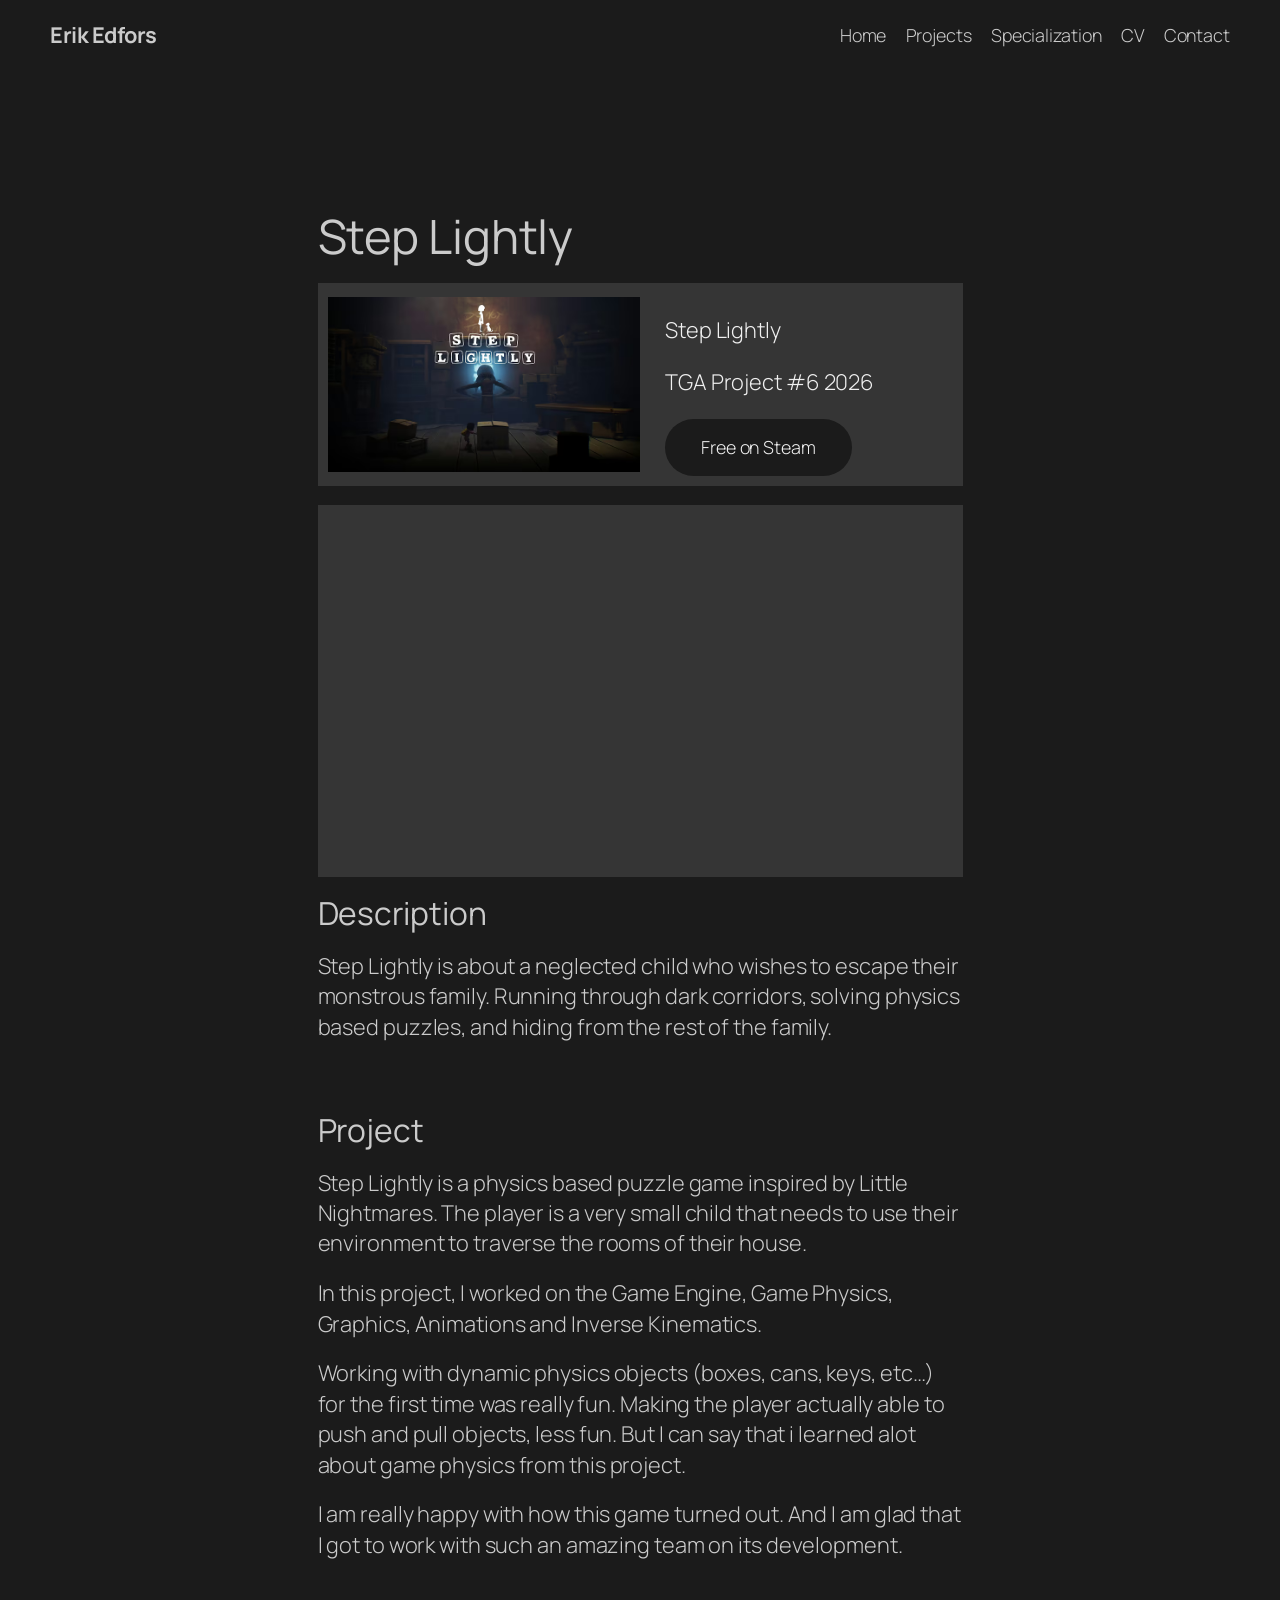
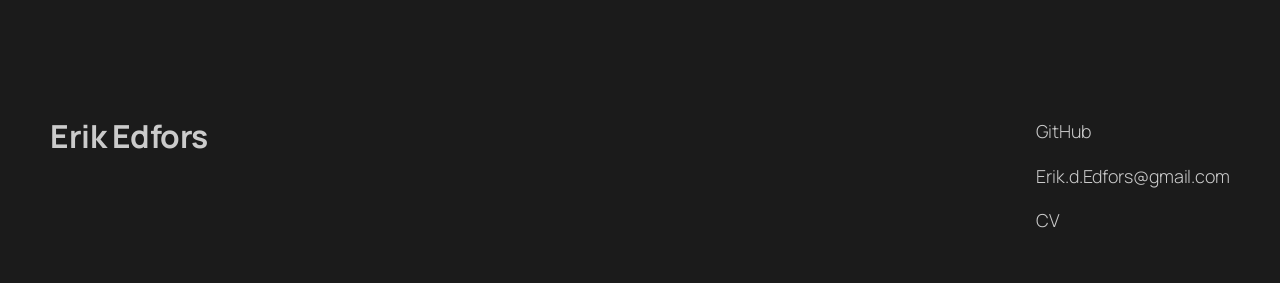
<file: step-lightly/index.html>
<!DOCTYPE html>
<html lang="en-US">
<head><meta charset="UTF-8">
	
	<meta name="viewport" content="width=device-width, initial-scale=1">
<meta name="robots" content="max-image-preview:large">
<title>Step Lightly – Erik Edfors</title>




<style id="wp-img-auto-sizes-contain-inline-css">
img:is([sizes=auto i],[sizes^="auto," i]){contain-intrinsic-size:3000px 1500px}
/*# sourceURL=wp-img-auto-sizes-contain-inline-css */
</style>
<style id="wp-block-site-title-inline-css">
.wp-block-site-title{box-sizing:border-box}.wp-block-site-title :where(a){color:inherit;font-family:inherit;font-size:inherit;font-style:inherit;font-weight:inherit;letter-spacing:inherit;line-height:inherit;text-decoration:inherit}
/*# sourceURL=/wp-includes/blocks/site-title/style.min.css */
</style>
<style id="wp-block-navigation-link-inline-css">
.wp-block-navigation .wp-block-navigation-item__label{overflow-wrap:break-word}.wp-block-navigation .wp-block-navigation-item__description{display:none}.link-ui-tools{outline:1px solid #f0f0f0;padding:8px}.link-ui-block-inserter{padding-top:8px}.link-ui-block-inserter__back{margin-left:8px;text-transform:uppercase}
/*# sourceURL=/wp-includes/blocks/navigation-link/style.min.css */
</style>
<style id="wp-block-navigation-inline-css">
.wp-block-navigation{position:relative}.wp-block-navigation ul{margin-bottom:0;margin-left:0;margin-top:0;padding-left:0}.wp-block-navigation ul,.wp-block-navigation ul li{list-style:none}.wp-block-navigation .wp-block-navigation-item{align-items:center;background-color:inherit;display:flex;position:relative}.wp-block-navigation .wp-block-navigation-item .wp-block-navigation__submenu-container:empty{display:none}.wp-block-navigation .wp-block-navigation-item__content{display:block;z-index:1}.wp-block-navigation .wp-block-navigation-item__content.wp-block-navigation-item__content{color:inherit}.wp-block-navigation.has-text-decoration-underline .wp-block-navigation-item__content,.wp-block-navigation.has-text-decoration-underline .wp-block-navigation-item__content:active,.wp-block-navigation.has-text-decoration-underline .wp-block-navigation-item__content:focus{text-decoration:underline}.wp-block-navigation.has-text-decoration-line-through .wp-block-navigation-item__content,.wp-block-navigation.has-text-decoration-line-through .wp-block-navigation-item__content:active,.wp-block-navigation.has-text-decoration-line-through .wp-block-navigation-item__content:focus{text-decoration:line-through}.wp-block-navigation :where(a),.wp-block-navigation :where(a:active),.wp-block-navigation :where(a:focus){text-decoration:none}.wp-block-navigation .wp-block-navigation__submenu-icon{align-self:center;background-color:inherit;border:none;color:currentColor;display:inline-block;font-size:inherit;height:.6em;line-height:0;margin-left:.25em;padding:0;width:.6em}.wp-block-navigation .wp-block-navigation__submenu-icon svg{stroke:currentColor;display:inline-block;height:inherit;margin-top:.075em;width:inherit}.wp-block-navigation{--navigation-layout-justification-setting:flex-start;--navigation-layout-direction:row;--navigation-layout-wrap:wrap;--navigation-layout-justify:flex-start;--navigation-layout-align:center}.wp-block-navigation.is-vertical{--navigation-layout-direction:column;--navigation-layout-justify:initial;--navigation-layout-align:flex-start}.wp-block-navigation.no-wrap{--navigation-layout-wrap:nowrap}.wp-block-navigation.items-justified-center{--navigation-layout-justification-setting:center;--navigation-layout-justify:center}.wp-block-navigation.items-justified-center.is-vertical{--navigation-layout-align:center}.wp-block-navigation.items-justified-right{--navigation-layout-justification-setting:flex-end;--navigation-layout-justify:flex-end}.wp-block-navigation.items-justified-right.is-vertical{--navigation-layout-align:flex-end}.wp-block-navigation.items-justified-space-between{--navigation-layout-justification-setting:space-between;--navigation-layout-justify:space-between}:where(.wp-block-navigation) ul li{padding:0}.wp-block-navigation .has-child .wp-block-navigation__submenu-container{align-items:normal;background-color:inherit;color:inherit;display:flex;flex-direction:column;opacity:0;position:absolute;z-index:2}@media not (prefers-reduced-motion){.wp-block-navigation .has-child .wp-block-navigation__submenu-container{transition:opacity .1s linear}}.wp-block-navigation .has-child .wp-block-navigation__submenu-container{height:0;overflow:hidden;visibility:hidden;width:0}.wp-block-navigation .has-child .wp-block-navigation__submenu-container>.wp-block-navigation-item>.wp-block-navigation-item__content{display:flex;flex-grow:1;padding:.5em 1em}.wp-block-navigation .has-child .wp-block-navigation__submenu-container>.wp-block-navigation-item>.wp-block-navigation-item__content .wp-block-navigation__submenu-icon{margin-left:auto;margin-right:0}.wp-block-navigation .has-child .wp-block-navigation__submenu-container .wp-block-navigation-item__content{margin:0}.wp-block-navigation .has-child .wp-block-navigation__submenu-container{left:-1px;top:100%}@media (min-width:782px){.wp-block-navigation .has-child .wp-block-navigation__submenu-container .wp-block-navigation__submenu-container{left:100%;top:-1px}.wp-block-navigation .has-child .wp-block-navigation__submenu-container .wp-block-navigation__submenu-container:before{background:transparent;content:"";display:block;height:100%;position:absolute;right:100%;width:.5em}.wp-block-navigation .has-child .wp-block-navigation__submenu-container .wp-block-navigation__submenu-icon{margin-right:.25em}.wp-block-navigation .has-child .wp-block-navigation__submenu-container .wp-block-navigation__submenu-icon svg{transform:rotate(-90deg)}}@media (hover:hover){.wp-block-navigation .has-child:not(.open-on-click):hover>.wp-block-navigation__submenu-container{height:auto;min-width:200px;opacity:1;overflow:visible;visibility:visible;width:auto}}.wp-block-navigation .has-child .wp-block-navigation-submenu__toggle[aria-expanded=true]~.wp-block-navigation__submenu-container,.wp-block-navigation .has-child:not(.open-on-click):not(.open-on-hover-click):focus-within>.wp-block-navigation__submenu-container{height:auto;min-width:200px;opacity:1;overflow:visible;visibility:visible;width:auto}.wp-block-navigation .has-child.open-always{align-items:var(--navigation-layout-align,initial);flex-direction:var(--navigation-layout-direction,initial);flex-wrap:var(--navigation-layout-wrap,wrap);gap:var(--wp--style--block-gap,2em)}.wp-block-navigation .has-child.open-always,.wp-block-navigation .has-child.open-always .wp-block-navigation-item{justify-content:var(--navigation-layout-justify,initial)}.wp-block-navigation .has-child.open-always .wp-block-navigation__submenu-container,.wp-block-navigation .has-child.open-always.wp-block-navigation-submenu{gap:var(--wp--style--block-gap,2em)}.wp-block-navigation .has-child.open-always .wp-block-navigation-item,.wp-block-navigation .has-child.open-always .wp-block-navigation__submenu-container,.wp-block-navigation .has-child.open-always.wp-block-navigation-submenu{padding-bottom:0;padding-top:0}.wp-block-navigation .has-child.open-always .wp-block-navigation__submenu-container{padding-left:var(--wp--style--block-gap,2em);padding-right:var(--wp--style--block-gap,2em)}.wp-block-navigation .has-child.open-always .wp-block-navigation__submenu-container .wp-block-navigation-item__content{padding:0}.wp-block-navigation .has-child.open-always .wp-block-navigation__submenu-container>.wp-block-navigation-item>.wp-block-navigation-item__content,.wp-block-navigation .has-child.open-always>.wp-block-navigation-item__content{flex-grow:0}.wp-block-navigation .has-child.open-always>.wp-block-navigation__submenu-container{background-color:transparent;border:none;color:inherit;flex-basis:100%;height:auto;opacity:1;overflow:visible;position:static;visibility:visible;width:auto}.wp-block-navigation.has-background .has-child .wp-block-navigation__submenu-container{left:0;top:100%}@media (min-width:782px){.wp-block-navigation.has-background .has-child .wp-block-navigation__submenu-container .wp-block-navigation__submenu-container{left:100%;top:0}}.wp-block-navigation-submenu{display:flex;position:relative}.wp-block-navigation-submenu .wp-block-navigation__submenu-icon svg{stroke:currentColor}button.wp-block-navigation-item__content{background-color:transparent;border:none;color:currentColor;font-family:inherit;font-size:inherit;font-style:inherit;font-weight:inherit;letter-spacing:inherit;line-height:inherit;text-align:left;text-transform:inherit}.wp-block-navigation-submenu__toggle{cursor:pointer}.wp-block-navigation-submenu__toggle[aria-expanded=true]+.wp-block-navigation__submenu-icon>svg,.wp-block-navigation-submenu__toggle[aria-expanded=true]>svg{transform:rotate(180deg)}.wp-block-navigation-item.open-on-click .wp-block-navigation-submenu__toggle{padding-left:0;padding-right:.85em}.wp-block-navigation-item.open-on-click .wp-block-navigation-submenu__toggle+.wp-block-navigation__submenu-icon{margin-left:-.6em;pointer-events:none}.wp-block-navigation-item.open-on-click button.wp-block-navigation-item__content:not(.wp-block-navigation-submenu__toggle){padding:0}.wp-block-navigation .wp-block-page-list,.wp-block-navigation__container,.wp-block-navigation__responsive-close,.wp-block-navigation__responsive-container,.wp-block-navigation__responsive-container-content,.wp-block-navigation__responsive-dialog{gap:inherit}:where(.wp-block-navigation.has-background .wp-block-navigation-item a:not(.wp-element-button)),:where(.wp-block-navigation.has-background .wp-block-navigation-submenu a:not(.wp-element-button)){padding:.5em 1em}:where(.wp-block-navigation .wp-block-navigation__submenu-container .wp-block-navigation-item a:not(.wp-element-button)),:where(.wp-block-navigation .wp-block-navigation__submenu-container .wp-block-navigation-submenu a:not(.wp-element-button)),:where(.wp-block-navigation .wp-block-navigation__submenu-container .wp-block-navigation-submenu button.wp-block-navigation-item__content),:where(.wp-block-navigation .wp-block-navigation__submenu-container .wp-block-pages-list__item button.wp-block-navigation-item__content){padding:.5em 1em}.wp-block-navigation.items-justified-right .wp-block-navigation__container .has-child .wp-block-navigation__submenu-container,.wp-block-navigation.items-justified-right .wp-block-page-list>.has-child .wp-block-navigation__submenu-container,.wp-block-navigation.items-justified-space-between .wp-block-page-list>.has-child:last-child .wp-block-navigation__submenu-container,.wp-block-navigation.items-justified-space-between>.wp-block-navigation__container>.has-child:last-child .wp-block-navigation__submenu-container{left:auto;right:0}.wp-block-navigation.items-justified-right .wp-block-navigation__container .has-child .wp-block-navigation__submenu-container .wp-block-navigation__submenu-container,.wp-block-navigation.items-justified-right .wp-block-page-list>.has-child .wp-block-navigation__submenu-container .wp-block-navigation__submenu-container,.wp-block-navigation.items-justified-space-between .wp-block-page-list>.has-child:last-child .wp-block-navigation__submenu-container .wp-block-navigation__submenu-container,.wp-block-navigation.items-justified-space-between>.wp-block-navigation__container>.has-child:last-child .wp-block-navigation__submenu-container .wp-block-navigation__submenu-container{left:-1px;right:-1px}@media (min-width:782px){.wp-block-navigation.items-justified-right .wp-block-navigation__container .has-child .wp-block-navigation__submenu-container .wp-block-navigation__submenu-container,.wp-block-navigation.items-justified-right .wp-block-page-list>.has-child .wp-block-navigation__submenu-container .wp-block-navigation__submenu-container,.wp-block-navigation.items-justified-space-between .wp-block-page-list>.has-child:last-child .wp-block-navigation__submenu-container .wp-block-navigation__submenu-container,.wp-block-navigation.items-justified-space-between>.wp-block-navigation__container>.has-child:last-child .wp-block-navigation__submenu-container .wp-block-navigation__submenu-container{left:auto;right:100%}}.wp-block-navigation:not(.has-background) .wp-block-navigation__submenu-container{background-color:#fff;border:1px solid rgba(0,0,0,.15)}.wp-block-navigation.has-background .wp-block-navigation__submenu-container{background-color:inherit}.wp-block-navigation:not(.has-text-color) .wp-block-navigation__submenu-container{color:#000}.wp-block-navigation__container{align-items:var(--navigation-layout-align,initial);display:flex;flex-direction:var(--navigation-layout-direction,initial);flex-wrap:var(--navigation-layout-wrap,wrap);justify-content:var(--navigation-layout-justify,initial);list-style:none;margin:0;padding-left:0}.wp-block-navigation__container .is-responsive{display:none}.wp-block-navigation__container:only-child,.wp-block-page-list:only-child{flex-grow:1}@keyframes overlay-menu__fade-in-animation{0%{opacity:0;transform:translateY(.5em)}to{opacity:1;transform:translateY(0)}}.wp-block-navigation__responsive-container{bottom:0;display:none;left:0;position:fixed;right:0;top:0}.wp-block-navigation__responsive-container :where(.wp-block-navigation-item a){color:inherit}.wp-block-navigation__responsive-container .wp-block-navigation__responsive-container-content{align-items:var(--navigation-layout-align,initial);display:flex;flex-direction:var(--navigation-layout-direction,initial);flex-wrap:var(--navigation-layout-wrap,wrap);justify-content:var(--navigation-layout-justify,initial)}.wp-block-navigation__responsive-container:not(.is-menu-open.is-menu-open){background-color:inherit!important;color:inherit!important}.wp-block-navigation__responsive-container.is-menu-open{background-color:inherit;display:flex;flex-direction:column}@media not (prefers-reduced-motion){.wp-block-navigation__responsive-container.is-menu-open{animation:overlay-menu__fade-in-animation .1s ease-out;animation-fill-mode:forwards}}.wp-block-navigation__responsive-container.is-menu-open:not(.disable-default-overlay){padding:clamp(1rem,var(--wp--style--root--padding-top),20rem) clamp(1rem,var(--wp--style--root--padding-right),20rem) clamp(1rem,var(--wp--style--root--padding-bottom),20rem) clamp(1rem,var(--wp--style--root--padding-left),20rem)}.wp-block-navigation__responsive-container.is-menu-open{overflow:auto;z-index:100000}.wp-block-navigation__responsive-container.is-menu-open:not(.disable-default-overlay) .wp-block-navigation__responsive-container-content{padding-top:calc(2rem + 24px)}.wp-block-navigation__responsive-container.is-menu-open:where(:not(.disable-default-overlay)) .wp-block-navigation__responsive-container-content{align-items:var(--navigation-layout-justification-setting,inherit);display:flex;flex-direction:column;flex-wrap:nowrap;overflow:visible}.wp-block-navigation__responsive-container.is-menu-open:where(:not(.disable-default-overlay)) .wp-block-navigation__responsive-container-content,.wp-block-navigation__responsive-container.is-menu-open:where(:not(.disable-default-overlay)) .wp-block-navigation__responsive-container-content .wp-block-navigation__container,.wp-block-navigation__responsive-container.is-menu-open:where(:not(.disable-default-overlay)) .wp-block-navigation__responsive-container-content .wp-block-page-list{justify-content:flex-start}.wp-block-navigation__responsive-container.is-menu-open:where(:not(.disable-default-overlay)) .wp-block-navigation__responsive-container-content .wp-block-navigation__submenu-icon{display:none}.wp-block-navigation__responsive-container.is-menu-open:where(:not(.disable-default-overlay)) .wp-block-navigation__responsive-container-content .has-child .wp-block-navigation__submenu-container{border:none;height:auto;min-width:200px;opacity:1;overflow:initial;padding-left:2rem;padding-right:2rem;position:static;visibility:visible;width:auto}.wp-block-navigation__responsive-container.is-menu-open:where(:not(.disable-default-overlay)) .wp-block-navigation__responsive-container-content .wp-block-navigation__container,.wp-block-navigation__responsive-container.is-menu-open:where(:not(.disable-default-overlay)) .wp-block-navigation__responsive-container-content .wp-block-navigation__submenu-container{gap:inherit}.wp-block-navigation__responsive-container.is-menu-open:where(:not(.disable-default-overlay)) .wp-block-navigation__responsive-container-content .wp-block-navigation__submenu-container{padding-top:var(--wp--style--block-gap,2em)}.wp-block-navigation__responsive-container.is-menu-open:where(:not(.disable-default-overlay)) .wp-block-navigation__responsive-container-content .wp-block-navigation-item__content{padding:0}.wp-block-navigation__responsive-container.is-menu-open:where(:not(.disable-default-overlay)) .wp-block-navigation__responsive-container-content .wp-block-navigation-item,.wp-block-navigation__responsive-container.is-menu-open:where(:not(.disable-default-overlay)) .wp-block-navigation__responsive-container-content .wp-block-navigation__container,.wp-block-navigation__responsive-container.is-menu-open:where(:not(.disable-default-overlay)) .wp-block-navigation__responsive-container-content .wp-block-page-list{align-items:var(--navigation-layout-justification-setting,initial);display:flex;flex-direction:column}.wp-block-navigation__responsive-container.is-menu-open:where(:not(.disable-default-overlay)) .wp-block-navigation-item,.wp-block-navigation__responsive-container.is-menu-open:where(:not(.disable-default-overlay)) .wp-block-navigation-item .wp-block-navigation__submenu-container,.wp-block-navigation__responsive-container.is-menu-open:where(:not(.disable-default-overlay)) .wp-block-navigation__container,.wp-block-navigation__responsive-container.is-menu-open:where(:not(.disable-default-overlay)) .wp-block-page-list{background:transparent!important;color:inherit!important}.wp-block-navigation__responsive-container.is-menu-open:where(:not(.disable-default-overlay)) .wp-block-navigation__submenu-container.wp-block-navigation__submenu-container.wp-block-navigation__submenu-container.wp-block-navigation__submenu-container{left:auto;right:auto}.wp-block-navigation__responsive-container.disable-default-overlay .wp-block-navigation__overlay-container{display:none;width:100%}.wp-block-navigation__responsive-container.disable-default-overlay .wp-block-navigation__responsive-close{max-width:none}.wp-block-navigation__responsive-container.disable-default-overlay.is-menu-open .wp-block-navigation__responsive-container-content>:not(.wp-block-navigation__overlay-container){display:none}.wp-block-navigation__responsive-container.disable-default-overlay.is-menu-open .wp-block-navigation__responsive-container-content .wp-block-navigation__overlay-container{display:block}.wp-block-navigation__responsive-container.disable-default-overlay.is-menu-open .wp-block-navigation__responsive-container-content .wp-block-navigation__overlay-container .wp-block-navigation__submenu-container{left:0;right:auto}@media (min-width:600px){.wp-block-navigation__responsive-container:not(.hidden-by-default):not(.is-menu-open){background-color:inherit;display:block;position:relative;width:100%;z-index:auto}.wp-block-navigation__responsive-container:not(.hidden-by-default):not(.is-menu-open) .wp-block-navigation__responsive-container-close{display:none}.wp-block-navigation__responsive-container.is-menu-open .wp-block-navigation__submenu-container.wp-block-navigation__submenu-container.wp-block-navigation__submenu-container.wp-block-navigation__submenu-container{left:0}}.wp-block-navigation:not(.has-background) .wp-block-navigation__responsive-container.is-menu-open:not(.disable-default-overlay){background-color:#fff}.wp-block-navigation:not(.has-text-color) .wp-block-navigation__responsive-container.is-menu-open:not(.disable-default-overlay){color:#000}.wp-block-navigation__toggle_button_label{font-size:1rem;font-weight:700}.wp-block-navigation__responsive-container-close,.wp-block-navigation__responsive-container-open{background:transparent;border:none;color:currentColor;cursor:pointer;margin:0;padding:0;text-transform:inherit;vertical-align:middle}.wp-block-navigation__responsive-container-close svg,.wp-block-navigation__responsive-container-open svg{fill:currentColor;display:block;height:24px;pointer-events:none;width:24px}.wp-block-navigation__responsive-container-open{display:flex}.wp-block-navigation__responsive-container-open.wp-block-navigation__responsive-container-open.wp-block-navigation__responsive-container-open{font-family:inherit;font-size:inherit;font-weight:inherit}@media (min-width:600px){.wp-block-navigation__responsive-container-open:not(.always-shown){display:none}}.wp-block-navigation__responsive-container-close{position:absolute;right:0;top:0;z-index:2}.wp-block-navigation__responsive-container-close.wp-block-navigation__responsive-container-close.wp-block-navigation__responsive-container-close{font-family:inherit;font-size:inherit;font-weight:inherit}.disable-default-overlay .wp-block-navigation__responsive-container-close{right:clamp(1rem,var(--wp--style--root--padding-left),20rem);top:clamp(1rem,var(--wp--style--root--padding-left),20rem)}.wp-block-navigation__responsive-close{width:100%}.has-modal-open .wp-block-navigation__responsive-close{margin-left:auto;margin-right:auto;max-width:var(--wp--style--global--wide-size,100%)}.wp-block-navigation__responsive-close:focus{outline:none}.is-menu-open .wp-block-navigation__responsive-close,.is-menu-open .wp-block-navigation__responsive-container-content,.is-menu-open .wp-block-navigation__responsive-dialog{box-sizing:border-box}.wp-block-navigation__responsive-dialog{position:relative}.has-modal-open .admin-bar .is-menu-open:where(:not(.disable-default-overlay)) .wp-block-navigation__responsive-dialog{margin-top:46px}@media (min-width:782px){.has-modal-open .admin-bar .is-menu-open:where(:not(.disable-default-overlay)) .wp-block-navigation__responsive-dialog{margin-top:32px}}html.has-modal-open{overflow:hidden}
/*# sourceURL=/wp-includes/blocks/navigation/style.min.css */
</style>
<style id="wp-block-group-inline-css">
.wp-block-group{box-sizing:border-box}:where(.wp-block-group.wp-block-group-is-layout-constrained){position:relative}
/*# sourceURL=/wp-includes/blocks/group/style.min.css */
</style>
<style id="wp-block-post-title-inline-css">
.wp-block-post-title{box-sizing:border-box;word-break:break-word}.wp-block-post-title :where(a){display:inline-block;font-family:inherit;font-size:inherit;font-style:inherit;font-weight:inherit;letter-spacing:inherit;line-height:inherit;text-decoration:inherit}
/*# sourceURL=/wp-includes/blocks/post-title/style.min.css */
</style>
<style id="wp-block-paragraph-inline-css">
.is-small-text{font-size:.875em}.is-regular-text{font-size:1em}.is-large-text{font-size:2.25em}.is-larger-text{font-size:3em}.has-drop-cap:not(:focus):first-letter{float:left;font-size:8.4em;font-style:normal;font-weight:100;line-height:.68;margin:.05em .1em 0 0;text-transform:uppercase}body.rtl .has-drop-cap:not(:focus):first-letter{float:none;margin-left:.1em}p.has-drop-cap.has-background{overflow:hidden}:root :where(p.has-background){padding:1.25em 2.375em}:where(p.has-text-color:not(.has-link-color)) a{color:inherit}p.has-text-align-left[style*="writing-mode:vertical-lr"],p.has-text-align-right[style*="writing-mode:vertical-rl"]{rotate:180deg}
/*# sourceURL=/wp-includes/blocks/paragraph/style.min.css */
</style>
<style id="wp-block-button-inline-css">
.wp-block-button__link{align-content:center;box-sizing:border-box;cursor:pointer;display:inline-block;height:100%;text-align:center;word-break:break-word}.wp-block-button__link.aligncenter{text-align:center}.wp-block-button__link.alignright{text-align:right}:where(.wp-block-button__link){border-radius:9999px;box-shadow:none;padding:calc(.667em + 2px) calc(1.333em + 2px);text-decoration:none}.wp-block-button[style*=text-decoration] .wp-block-button__link{text-decoration:inherit}.wp-block-buttons>.wp-block-button.has-custom-width{max-width:none}.wp-block-buttons>.wp-block-button.has-custom-width .wp-block-button__link{width:100%}.wp-block-buttons>.wp-block-button.has-custom-font-size .wp-block-button__link{font-size:inherit}.wp-block-buttons>.wp-block-button[class*=wp-block-button__width]{width:calc(var(--wp--block-button--width)*1% - var(--wp--style--block-gap, .5em)*(1 - var(--wp--block-button--width)/100))}.wp-block-buttons>.wp-block-button.wp-block-button__width-25{width:calc(25% - var(--wp--style--block-gap, .5em)*.75)}.wp-block-buttons>.wp-block-button.wp-block-button__width-50{width:calc(50% - var(--wp--style--block-gap, .5em)*.5)}.wp-block-buttons>.wp-block-button.wp-block-button__width-75{width:calc(75% - var(--wp--style--block-gap, .5em)*.25)}.wp-block-buttons>.wp-block-button.wp-block-button__width-100{flex-basis:100%;width:100%}.wp-block-buttons.is-vertical>.wp-block-button[class*=wp-block-button__width]{width:calc(var(--wp--block-button--width)*1%)}.wp-block-buttons.is-vertical>.wp-block-button.wp-block-button__width-25{width:25%}.wp-block-buttons.is-vertical>.wp-block-button.wp-block-button__width-50{width:50%}.wp-block-buttons.is-vertical>.wp-block-button.wp-block-button__width-75{width:75%}.wp-block-button.is-style-squared,.wp-block-button__link.wp-block-button.is-style-squared{border-radius:0}.wp-block-button.no-border-radius,.wp-block-button__link.no-border-radius{border-radius:0!important}:root :where(.wp-block-button .wp-block-button__link.is-style-outline),:root :where(.wp-block-button.is-style-outline>.wp-block-button__link){border:2px solid;padding:.667em 1.333em}:root :where(.wp-block-button .wp-block-button__link.is-style-outline:not(.has-text-color)),:root :where(.wp-block-button.is-style-outline>.wp-block-button__link:not(.has-text-color)){color:currentColor}:root :where(.wp-block-button .wp-block-button__link.is-style-outline:not(.has-background)),:root :where(.wp-block-button.is-style-outline>.wp-block-button__link:not(.has-background)){background-color:transparent;background-image:none}
/*# sourceURL=/wp-includes/blocks/button/style.min.css */
</style>
<style id="wp-block-buttons-inline-css">
.wp-block-buttons{box-sizing:border-box}.wp-block-buttons.is-vertical{flex-direction:column}.wp-block-buttons.is-vertical>.wp-block-button:last-child{margin-bottom:0}.wp-block-buttons>.wp-block-button{display:inline-block;margin:0}.wp-block-buttons.is-content-justification-left{justify-content:flex-start}.wp-block-buttons.is-content-justification-left.is-vertical{align-items:flex-start}.wp-block-buttons.is-content-justification-center{justify-content:center}.wp-block-buttons.is-content-justification-center.is-vertical{align-items:center}.wp-block-buttons.is-content-justification-right{justify-content:flex-end}.wp-block-buttons.is-content-justification-right.is-vertical{align-items:flex-end}.wp-block-buttons.is-content-justification-space-between{justify-content:space-between}.wp-block-buttons.aligncenter{text-align:center}.wp-block-buttons:not(.is-content-justification-space-between,.is-content-justification-right,.is-content-justification-left,.is-content-justification-center) .wp-block-button.aligncenter{margin-left:auto;margin-right:auto;width:100%}.wp-block-buttons[style*=text-decoration] .wp-block-button,.wp-block-buttons[style*=text-decoration] .wp-block-button__link{text-decoration:inherit}.wp-block-buttons.has-custom-font-size .wp-block-button__link{font-size:inherit}.wp-block-buttons .wp-block-button__link{width:100%}.wp-block-button.aligncenter{text-align:center}
/*# sourceURL=/wp-includes/blocks/buttons/style.min.css */
</style>
<style id="wp-block-media-text-inline-css">
.wp-block-media-text{box-sizing:border-box;direction:ltr;display:grid;grid-template-columns:50% 1fr;grid-template-rows:auto}.wp-block-media-text.has-media-on-the-right{grid-template-columns:1fr 50%}.wp-block-media-text.is-vertically-aligned-top>.wp-block-media-text__content,.wp-block-media-text.is-vertically-aligned-top>.wp-block-media-text__media{align-self:start}.wp-block-media-text.is-vertically-aligned-center>.wp-block-media-text__content,.wp-block-media-text.is-vertically-aligned-center>.wp-block-media-text__media,.wp-block-media-text>.wp-block-media-text__content,.wp-block-media-text>.wp-block-media-text__media{align-self:center}.wp-block-media-text.is-vertically-aligned-bottom>.wp-block-media-text__content,.wp-block-media-text.is-vertically-aligned-bottom>.wp-block-media-text__media{align-self:end}.wp-block-media-text>.wp-block-media-text__media{grid-column:1;grid-row:1;margin:0}.wp-block-media-text>.wp-block-media-text__content{direction:ltr;grid-column:2;grid-row:1;padding:0 8%;word-break:break-word}.wp-block-media-text.has-media-on-the-right>.wp-block-media-text__media{grid-column:2;grid-row:1}.wp-block-media-text.has-media-on-the-right>.wp-block-media-text__content{grid-column:1;grid-row:1}.wp-block-media-text__media a{display:block}.wp-block-media-text__media img,.wp-block-media-text__media video{height:auto;max-width:unset;vertical-align:middle;width:100%}.wp-block-media-text.is-image-fill>.wp-block-media-text__media{background-size:cover;height:100%;min-height:250px}.wp-block-media-text.is-image-fill>.wp-block-media-text__media>a{display:block;height:100%}.wp-block-media-text.is-image-fill>.wp-block-media-text__media img{clip:rect(0,0,0,0);border:0;height:1px;margin:-1px;overflow:hidden;padding:0;position:absolute;width:1px}.wp-block-media-text.is-image-fill-element>.wp-block-media-text__media{height:100%;min-height:250px;position:relative}.wp-block-media-text.is-image-fill-element>.wp-block-media-text__media>a{display:block;height:100%}.wp-block-media-text.is-image-fill-element>.wp-block-media-text__media img{height:100%;-o-object-fit:cover;object-fit:cover;position:absolute;width:100%}@media (max-width:600px){.wp-block-media-text.is-stacked-on-mobile{grid-template-columns:100%!important}.wp-block-media-text.is-stacked-on-mobile>.wp-block-media-text__media{grid-column:1;grid-row:1}.wp-block-media-text.is-stacked-on-mobile>.wp-block-media-text__content{grid-column:1;grid-row:2}}
/*# sourceURL=/wp-includes/blocks/media-text/style.min.css */
</style>
<style id="wp-block-embed-inline-css">
.wp-block-embed.alignleft,.wp-block-embed.alignright,.wp-block[data-align=left]>[data-type="core/embed"],.wp-block[data-align=right]>[data-type="core/embed"]{max-width:360px;width:100%}.wp-block-embed.alignleft .wp-block-embed__wrapper,.wp-block-embed.alignright .wp-block-embed__wrapper,.wp-block[data-align=left]>[data-type="core/embed"] .wp-block-embed__wrapper,.wp-block[data-align=right]>[data-type="core/embed"] .wp-block-embed__wrapper{min-width:280px}.wp-block-cover .wp-block-embed{min-height:240px;min-width:320px}.wp-block-group.is-layout-flex .wp-block-embed{flex:1 1 0%;min-width:0}.wp-block-embed{overflow-wrap:break-word}.wp-block-embed :where(figcaption){margin-bottom:1em;margin-top:.5em}.wp-block-embed iframe{max-width:100%}.wp-block-embed__wrapper{position:relative}.wp-embed-responsive .wp-has-aspect-ratio .wp-block-embed__wrapper:before{content:"";display:block;padding-top:50%}.wp-embed-responsive .wp-has-aspect-ratio iframe{bottom:0;height:100%;left:0;position:absolute;right:0;top:0;width:100%}.wp-embed-responsive .wp-embed-aspect-21-9 .wp-block-embed__wrapper:before{padding-top:42.85%}.wp-embed-responsive .wp-embed-aspect-18-9 .wp-block-embed__wrapper:before{padding-top:50%}.wp-embed-responsive .wp-embed-aspect-16-9 .wp-block-embed__wrapper:before{padding-top:56.25%}.wp-embed-responsive .wp-embed-aspect-4-3 .wp-block-embed__wrapper:before{padding-top:75%}.wp-embed-responsive .wp-embed-aspect-1-1 .wp-block-embed__wrapper:before{padding-top:100%}.wp-embed-responsive .wp-embed-aspect-9-16 .wp-block-embed__wrapper:before{padding-top:177.77%}.wp-embed-responsive .wp-embed-aspect-1-2 .wp-block-embed__wrapper:before{padding-top:200%}
/*# sourceURL=/wp-includes/blocks/embed/style.min.css */
</style>
<style id="wp-block-heading-inline-css">
h1:where(.wp-block-heading).has-background,h2:where(.wp-block-heading).has-background,h3:where(.wp-block-heading).has-background,h4:where(.wp-block-heading).has-background,h5:where(.wp-block-heading).has-background,h6:where(.wp-block-heading).has-background{padding:1.25em 2.375em}h1.has-text-align-left[style*=writing-mode]:where([style*=vertical-lr]),h1.has-text-align-right[style*=writing-mode]:where([style*=vertical-rl]),h2.has-text-align-left[style*=writing-mode]:where([style*=vertical-lr]),h2.has-text-align-right[style*=writing-mode]:where([style*=vertical-rl]),h3.has-text-align-left[style*=writing-mode]:where([style*=vertical-lr]),h3.has-text-align-right[style*=writing-mode]:where([style*=vertical-rl]),h4.has-text-align-left[style*=writing-mode]:where([style*=vertical-lr]),h4.has-text-align-right[style*=writing-mode]:where([style*=vertical-rl]),h5.has-text-align-left[style*=writing-mode]:where([style*=vertical-lr]),h5.has-text-align-right[style*=writing-mode]:where([style*=vertical-rl]),h6.has-text-align-left[style*=writing-mode]:where([style*=vertical-lr]),h6.has-text-align-right[style*=writing-mode]:where([style*=vertical-rl]){rotate:180deg}
/*# sourceURL=/wp-includes/blocks/heading/style.min.css */
</style>
<style id="wp-block-spacer-inline-css">
.wp-block-spacer{clear:both}
/*# sourceURL=/wp-includes/blocks/spacer/style.min.css */
</style>
<style id="wp-block-post-content-inline-css">
.wp-block-post-content{display:flow-root}
/*# sourceURL=/wp-includes/blocks/post-content/style.min.css */
</style>
<style id="wp-block-columns-inline-css">
.wp-block-columns{box-sizing:border-box;display:flex;flex-wrap:wrap!important}@media (min-width:782px){.wp-block-columns{flex-wrap:nowrap!important}}.wp-block-columns{align-items:normal!important}.wp-block-columns.are-vertically-aligned-top{align-items:flex-start}.wp-block-columns.are-vertically-aligned-center{align-items:center}.wp-block-columns.are-vertically-aligned-bottom{align-items:flex-end}@media (max-width:781px){.wp-block-columns:not(.is-not-stacked-on-mobile)>.wp-block-column{flex-basis:100%!important}}@media (min-width:782px){.wp-block-columns:not(.is-not-stacked-on-mobile)>.wp-block-column{flex-basis:0;flex-grow:1}.wp-block-columns:not(.is-not-stacked-on-mobile)>.wp-block-column[style*=flex-basis]{flex-grow:0}}.wp-block-columns.is-not-stacked-on-mobile{flex-wrap:nowrap!important}.wp-block-columns.is-not-stacked-on-mobile>.wp-block-column{flex-basis:0;flex-grow:1}.wp-block-columns.is-not-stacked-on-mobile>.wp-block-column[style*=flex-basis]{flex-grow:0}:where(.wp-block-columns){margin-bottom:1.75em}:where(.wp-block-columns.has-background){padding:1.25em 2.375em}.wp-block-column{flex-grow:1;min-width:0;overflow-wrap:break-word;word-break:break-word}.wp-block-column.is-vertically-aligned-top{align-self:flex-start}.wp-block-column.is-vertically-aligned-center{align-self:center}.wp-block-column.is-vertically-aligned-bottom{align-self:flex-end}.wp-block-column.is-vertically-aligned-stretch{align-self:stretch}.wp-block-column.is-vertically-aligned-bottom,.wp-block-column.is-vertically-aligned-center,.wp-block-column.is-vertically-aligned-top{width:100%}
/*# sourceURL=/wp-includes/blocks/columns/style.min.css */
</style>
<style id="wp-block-library-inline-css">
:root{--wp-block-synced-color:#7a00df;--wp-block-synced-color--rgb:122,0,223;--wp-bound-block-color:var(--wp-block-synced-color);--wp-editor-canvas-background:#ddd;--wp-admin-theme-color:#007cba;--wp-admin-theme-color--rgb:0,124,186;--wp-admin-theme-color-darker-10:#006ba1;--wp-admin-theme-color-darker-10--rgb:0,107,160.5;--wp-admin-theme-color-darker-20:#005a87;--wp-admin-theme-color-darker-20--rgb:0,90,135;--wp-admin-border-width-focus:2px}@media (min-resolution:192dpi){:root{--wp-admin-border-width-focus:1.5px}}.wp-element-button{cursor:pointer}:root .has-very-light-gray-background-color{background-color:#eee}:root .has-very-dark-gray-background-color{background-color:#313131}:root .has-very-light-gray-color{color:#eee}:root .has-very-dark-gray-color{color:#313131}:root .has-vivid-green-cyan-to-vivid-cyan-blue-gradient-background{background:linear-gradient(135deg,#00d084,#0693e3)}:root .has-purple-crush-gradient-background{background:linear-gradient(135deg,#34e2e4,#4721fb 50%,#ab1dfe)}:root .has-hazy-dawn-gradient-background{background:linear-gradient(135deg,#faaca8,#dad0ec)}:root .has-subdued-olive-gradient-background{background:linear-gradient(135deg,#fafae1,#67a671)}:root .has-atomic-cream-gradient-background{background:linear-gradient(135deg,#fdd79a,#004a59)}:root .has-nightshade-gradient-background{background:linear-gradient(135deg,#330968,#31cdcf)}:root .has-midnight-gradient-background{background:linear-gradient(135deg,#020381,#2874fc)}:root{--wp--preset--font-size--normal:16px;--wp--preset--font-size--huge:42px}.has-regular-font-size{font-size:1em}.has-larger-font-size{font-size:2.625em}.has-normal-font-size{font-size:var(--wp--preset--font-size--normal)}.has-huge-font-size{font-size:var(--wp--preset--font-size--huge)}:root .has-text-align-center{text-align:center}:root .has-text-align-left{text-align:left}:root .has-text-align-right{text-align:right}.has-fit-text{white-space:nowrap!important}#end-resizable-editor-section{display:none}.aligncenter{clear:both}.items-justified-left{justify-content:flex-start}.items-justified-center{justify-content:center}.items-justified-right{justify-content:flex-end}.items-justified-space-between{justify-content:space-between}.screen-reader-text{word-wrap:normal!important;border:0;clip-path:inset(50%);height:1px;margin:-1px;overflow:hidden;padding:0;position:absolute;width:1px;word-break:normal!important}.screen-reader-text:focus{background-color:#ddd;clip-path:none;color:#444;display:block;font-size:1em;height:auto;left:5px;line-height:normal;padding:15px 23px 14px;text-decoration:none;top:5px;width:auto;z-index:100000}html :where(.has-border-color){border-style:solid}html :where([style^=border-color],[style*=";border-color"],[style*="; border-color"]){border-style:solid}html :where([style^=border-top-color],[style*=";border-top-color"],[style*="; border-top-color"]){border-top-style:solid}html :where([style^=border-right-color],[style*=";border-right-color"],[style*="; border-right-color"]){border-right-style:solid}html :where([style^=border-bottom-color],[style*=";border-bottom-color"],[style*="; border-bottom-color"]){border-bottom-style:solid}html :where([style^=border-left-color],[style*=";border-left-color"],[style*="; border-left-color"]){border-left-style:solid}html :where([style^=border-width],[style*=";border-width"],[style*="; border-width"]){border-style:solid}html :where([style^=border-top-width],[style*=";border-top-width"],[style*="; border-top-width"]){border-top-style:solid}html :where([style^=border-right-width],[style*=";border-right-width"],[style*="; border-right-width"]){border-right-style:solid}html :where([style^=border-bottom-width],[style*=";border-bottom-width"],[style*="; border-bottom-width"]){border-bottom-style:solid}html :where([style^=border-left-width],[style*=";border-left-width"],[style*="; border-left-width"]){border-left-style:solid}html :where(img[class*=wp-image-]){height:auto;max-width:100%}:where(figure){margin:0 0 1em}html :where(.is-position-sticky){--wp-admin--admin-bar--position-offset:var(--wp-admin--admin-bar--height,0px)}@media screen and (max-width:600px){html :where(.is-position-sticky){--wp-admin--admin-bar--position-offset:0px}}
/*# sourceURL=/wp-includes/css/dist/block-library/common.min.css */
</style>
<style id="global-styles-inline-css">
:root{--wp--preset--aspect-ratio--square: 1;--wp--preset--aspect-ratio--4-3: 4/3;--wp--preset--aspect-ratio--3-4: 3/4;--wp--preset--aspect-ratio--3-2: 3/2;--wp--preset--aspect-ratio--2-3: 2/3;--wp--preset--aspect-ratio--16-9: 16/9;--wp--preset--aspect-ratio--9-16: 9/16;--wp--preset--color--black: #000000;--wp--preset--color--cyan-bluish-gray: #abb8c3;--wp--preset--color--white: #ffffff;--wp--preset--color--pale-pink: #f78da7;--wp--preset--color--vivid-red: #cf2e2e;--wp--preset--color--luminous-vivid-orange: #ff6900;--wp--preset--color--luminous-vivid-amber: #fcb900;--wp--preset--color--light-green-cyan: #7bdcb5;--wp--preset--color--vivid-green-cyan: #00d084;--wp--preset--color--pale-cyan-blue: #8ed1fc;--wp--preset--color--vivid-cyan-blue: #0693e3;--wp--preset--color--vivid-purple: #9b51e0;--wp--preset--color--base: #1B1B1B;--wp--preset--color--contrast: #F0F0F0;--wp--preset--color--accent-1: #786D0A;--wp--preset--color--accent-2: #442369;--wp--preset--color--accent-3: #D1D0EA;--wp--preset--color--accent-4: #CBCBCB;--wp--preset--color--accent-5: #353535;--wp--preset--color--accent-6: #FFFFFF33;--wp--preset--gradient--vivid-cyan-blue-to-vivid-purple: linear-gradient(135deg,rgb(6,147,227) 0%,rgb(155,81,224) 100%);--wp--preset--gradient--light-green-cyan-to-vivid-green-cyan: linear-gradient(135deg,rgb(122,220,180) 0%,rgb(0,208,130) 100%);--wp--preset--gradient--luminous-vivid-amber-to-luminous-vivid-orange: linear-gradient(135deg,rgb(252,185,0) 0%,rgb(255,105,0) 100%);--wp--preset--gradient--luminous-vivid-orange-to-vivid-red: linear-gradient(135deg,rgb(255,105,0) 0%,rgb(207,46,46) 100%);--wp--preset--gradient--very-light-gray-to-cyan-bluish-gray: linear-gradient(135deg,rgb(238,238,238) 0%,rgb(169,184,195) 100%);--wp--preset--gradient--cool-to-warm-spectrum: linear-gradient(135deg,rgb(74,234,220) 0%,rgb(151,120,209) 20%,rgb(207,42,186) 40%,rgb(238,44,130) 60%,rgb(251,105,98) 80%,rgb(254,248,76) 100%);--wp--preset--gradient--blush-light-purple: linear-gradient(135deg,rgb(255,206,236) 0%,rgb(152,150,240) 100%);--wp--preset--gradient--blush-bordeaux: linear-gradient(135deg,rgb(254,205,165) 0%,rgb(254,45,45) 50%,rgb(107,0,62) 100%);--wp--preset--gradient--luminous-dusk: linear-gradient(135deg,rgb(255,203,112) 0%,rgb(199,81,192) 50%,rgb(65,88,208) 100%);--wp--preset--gradient--pale-ocean: linear-gradient(135deg,rgb(255,245,203) 0%,rgb(182,227,212) 50%,rgb(51,167,181) 100%);--wp--preset--gradient--electric-grass: linear-gradient(135deg,rgb(202,248,128) 0%,rgb(113,206,126) 100%);--wp--preset--gradient--midnight: linear-gradient(135deg,rgb(2,3,129) 0%,rgb(40,116,252) 100%);--wp--preset--font-size--small: 0.875rem;--wp--preset--font-size--medium: clamp(1rem, 1rem + ((1vw - 0.2rem) * 0.196), 1.125rem);--wp--preset--font-size--large: clamp(1.125rem, 1.125rem + ((1vw - 0.2rem) * 0.392), 1.375rem);--wp--preset--font-size--x-large: clamp(1.75rem, 1.75rem + ((1vw - 0.2rem) * 0.392), 2rem);--wp--preset--font-size--xx-large: clamp(2.15rem, 2.15rem + ((1vw - 0.2rem) * 1.333), 3rem);--wp--preset--font-family--manrope: Manrope, sans-serif;--wp--preset--font-family--fira-code: "Fira Code", monospace;--wp--preset--spacing--20: 10px;--wp--preset--spacing--30: 20px;--wp--preset--spacing--40: 30px;--wp--preset--spacing--50: clamp(30px, 5vw, 50px);--wp--preset--spacing--60: clamp(30px, 7vw, 70px);--wp--preset--spacing--70: clamp(50px, 7vw, 90px);--wp--preset--spacing--80: clamp(70px, 10vw, 140px);--wp--preset--shadow--natural: 6px 6px 9px rgba(0, 0, 0, 0.2);--wp--preset--shadow--deep: 12px 12px 50px rgba(0, 0, 0, 0.4);--wp--preset--shadow--sharp: 6px 6px 0px rgba(0, 0, 0, 0.2);--wp--preset--shadow--outlined: 6px 6px 0px -3px rgb(255, 255, 255), 6px 6px rgb(0, 0, 0);--wp--preset--shadow--crisp: 6px 6px 0px rgb(0, 0, 0);}.wp-block-button{--wp--preset--dimension--25: 25%;--wp--preset--dimension--50: 50%;--wp--preset--dimension--75: 75%;--wp--preset--dimension--100: 100%;}:root { --wp--style--global--content-size: 645px;--wp--style--global--wide-size: 1340px; }:where(body) { margin: 0; }.wp-site-blocks { padding-top: var(--wp--style--root--padding-top); padding-bottom: var(--wp--style--root--padding-bottom); }.has-global-padding { padding-right: var(--wp--style--root--padding-right); padding-left: var(--wp--style--root--padding-left); }.has-global-padding > .alignfull { margin-right: calc(var(--wp--style--root--padding-right) * -1); margin-left: calc(var(--wp--style--root--padding-left) * -1); }.has-global-padding :where(:not(.alignfull.is-layout-flow) > .has-global-padding:not(.wp-block-block, .alignfull)) { padding-right: 0; padding-left: 0; }.has-global-padding :where(:not(.alignfull.is-layout-flow) > .has-global-padding:not(.wp-block-block, .alignfull)) > .alignfull { margin-left: 0; margin-right: 0; }.wp-site-blocks > .alignleft { float: left; margin-right: 2em; }.wp-site-blocks > .alignright { float: right; margin-left: 2em; }.wp-site-blocks > .aligncenter { justify-content: center; margin-left: auto; margin-right: auto; }:where(.wp-site-blocks) > * { margin-block-start: 1.2rem; margin-block-end: 0; }:where(.wp-site-blocks) > :first-child { margin-block-start: 0; }:where(.wp-site-blocks) > :last-child { margin-block-end: 0; }:root { --wp--style--block-gap: 1.2rem; }:root :where(.is-layout-flow) > :first-child{margin-block-start: 0;}:root :where(.is-layout-flow) > :last-child{margin-block-end: 0;}:root :where(.is-layout-flow) > *{margin-block-start: 1.2rem;margin-block-end: 0;}:root :where(.is-layout-constrained) > :first-child{margin-block-start: 0;}:root :where(.is-layout-constrained) > :last-child{margin-block-end: 0;}:root :where(.is-layout-constrained) > *{margin-block-start: 1.2rem;margin-block-end: 0;}:root :where(.is-layout-flex){gap: 1.2rem;}:root :where(.is-layout-grid){gap: 1.2rem;}.is-layout-flow > .alignleft{float: left;margin-inline-start: 0;margin-inline-end: 2em;}.is-layout-flow > .alignright{float: right;margin-inline-start: 2em;margin-inline-end: 0;}.is-layout-flow > .aligncenter{margin-left: auto !important;margin-right: auto !important;}.is-layout-constrained > .alignleft{float: left;margin-inline-start: 0;margin-inline-end: 2em;}.is-layout-constrained > .alignright{float: right;margin-inline-start: 2em;margin-inline-end: 0;}.is-layout-constrained > .aligncenter{margin-left: auto !important;margin-right: auto !important;}.is-layout-constrained > :where(:not(.alignleft):not(.alignright):not(.alignfull)){max-width: var(--wp--style--global--content-size);margin-left: auto !important;margin-right: auto !important;}.is-layout-constrained > .alignwide{max-width: var(--wp--style--global--wide-size);}body .is-layout-flex{display: flex;}.is-layout-flex{flex-wrap: wrap;align-items: center;}.is-layout-flex > :is(*, div){margin: 0;}body .is-layout-grid{display: grid;}.is-layout-grid > :is(*, div){margin: 0;}body{background-color: var(--wp--preset--color--base);color: var(--wp--preset--color--accent-4);font-family: var(--wp--preset--font-family--manrope);font-size: var(--wp--preset--font-size--large);font-weight: 300;letter-spacing: -0.1px;line-height: 1.4;--wp--style--root--padding-top: 0px;--wp--style--root--padding-right: var(--wp--preset--spacing--50);--wp--style--root--padding-bottom: 0px;--wp--style--root--padding-left: var(--wp--preset--spacing--50);}a:where(:not(.wp-element-button)){color: currentColor;}:root :where(a:where(:not(.wp-element-button)):hover){text-decoration: none;}h1, h2, h3, h4, h5, h6{font-weight: 400;letter-spacing: -0.1px;line-height: 1.125;}h1{font-size: var(--wp--preset--font-size--xx-large);}h2{font-size: var(--wp--preset--font-size--x-large);}h3{font-size: var(--wp--preset--font-size--large);}h4{font-size: var(--wp--preset--font-size--medium);}h5{font-size: var(--wp--preset--font-size--small);letter-spacing: 0.5px;}h6{font-size: var(--wp--preset--font-size--small);font-weight: 700;letter-spacing: 1.4px;text-transform: uppercase;}:root :where(.wp-element-button, .wp-block-button__link){background-color: var(--wp--preset--color--contrast);border-width: 0;color: var(--wp--preset--color--base);font-family: inherit;font-size: var(--wp--preset--font-size--medium);font-style: inherit;font-weight: inherit;letter-spacing: inherit;line-height: inherit;padding-top: 1rem;padding-right: 2.25rem;padding-bottom: 1rem;padding-left: 2.25rem;text-decoration: none;text-transform: inherit;}:root :where(.wp-element-button:hover, .wp-block-button__link:hover){background-color: color-mix(in srgb, var(--wp--preset--color--contrast) 85%, transparent);border-color: transparent;color: var(--wp--preset--color--base);}:root :where(.wp-element-button:focus, .wp-block-button__link:focus){outline-color: var(--wp--preset--color--accent-4);outline-offset: 2px;}:root :where(.wp-element-caption, .wp-block-audio figcaption, .wp-block-embed figcaption, .wp-block-gallery figcaption, .wp-block-image figcaption, .wp-block-table figcaption, .wp-block-video figcaption){font-size: var(--wp--preset--font-size--small);line-height: 1.4;}.has-black-color{color: var(--wp--preset--color--black) !important;}.has-cyan-bluish-gray-color{color: var(--wp--preset--color--cyan-bluish-gray) !important;}.has-white-color{color: var(--wp--preset--color--white) !important;}.has-pale-pink-color{color: var(--wp--preset--color--pale-pink) !important;}.has-vivid-red-color{color: var(--wp--preset--color--vivid-red) !important;}.has-luminous-vivid-orange-color{color: var(--wp--preset--color--luminous-vivid-orange) !important;}.has-luminous-vivid-amber-color{color: var(--wp--preset--color--luminous-vivid-amber) !important;}.has-light-green-cyan-color{color: var(--wp--preset--color--light-green-cyan) !important;}.has-vivid-green-cyan-color{color: var(--wp--preset--color--vivid-green-cyan) !important;}.has-pale-cyan-blue-color{color: var(--wp--preset--color--pale-cyan-blue) !important;}.has-vivid-cyan-blue-color{color: var(--wp--preset--color--vivid-cyan-blue) !important;}.has-vivid-purple-color{color: var(--wp--preset--color--vivid-purple) !important;}.has-base-color{color: var(--wp--preset--color--base) !important;}.has-contrast-color{color: var(--wp--preset--color--contrast) !important;}.has-accent-1-color{color: var(--wp--preset--color--accent-1) !important;}.has-accent-2-color{color: var(--wp--preset--color--accent-2) !important;}.has-accent-3-color{color: var(--wp--preset--color--accent-3) !important;}.has-accent-4-color{color: var(--wp--preset--color--accent-4) !important;}.has-accent-5-color{color: var(--wp--preset--color--accent-5) !important;}.has-accent-6-color{color: var(--wp--preset--color--accent-6) !important;}.has-black-background-color{background-color: var(--wp--preset--color--black) !important;}.has-cyan-bluish-gray-background-color{background-color: var(--wp--preset--color--cyan-bluish-gray) !important;}.has-white-background-color{background-color: var(--wp--preset--color--white) !important;}.has-pale-pink-background-color{background-color: var(--wp--preset--color--pale-pink) !important;}.has-vivid-red-background-color{background-color: var(--wp--preset--color--vivid-red) !important;}.has-luminous-vivid-orange-background-color{background-color: var(--wp--preset--color--luminous-vivid-orange) !important;}.has-luminous-vivid-amber-background-color{background-color: var(--wp--preset--color--luminous-vivid-amber) !important;}.has-light-green-cyan-background-color{background-color: var(--wp--preset--color--light-green-cyan) !important;}.has-vivid-green-cyan-background-color{background-color: var(--wp--preset--color--vivid-green-cyan) !important;}.has-pale-cyan-blue-background-color{background-color: var(--wp--preset--color--pale-cyan-blue) !important;}.has-vivid-cyan-blue-background-color{background-color: var(--wp--preset--color--vivid-cyan-blue) !important;}.has-vivid-purple-background-color{background-color: var(--wp--preset--color--vivid-purple) !important;}.has-base-background-color{background-color: var(--wp--preset--color--base) !important;}.has-contrast-background-color{background-color: var(--wp--preset--color--contrast) !important;}.has-accent-1-background-color{background-color: var(--wp--preset--color--accent-1) !important;}.has-accent-2-background-color{background-color: var(--wp--preset--color--accent-2) !important;}.has-accent-3-background-color{background-color: var(--wp--preset--color--accent-3) !important;}.has-accent-4-background-color{background-color: var(--wp--preset--color--accent-4) !important;}.has-accent-5-background-color{background-color: var(--wp--preset--color--accent-5) !important;}.has-accent-6-background-color{background-color: var(--wp--preset--color--accent-6) !important;}.has-black-border-color{border-color: var(--wp--preset--color--black) !important;}.has-cyan-bluish-gray-border-color{border-color: var(--wp--preset--color--cyan-bluish-gray) !important;}.has-white-border-color{border-color: var(--wp--preset--color--white) !important;}.has-pale-pink-border-color{border-color: var(--wp--preset--color--pale-pink) !important;}.has-vivid-red-border-color{border-color: var(--wp--preset--color--vivid-red) !important;}.has-luminous-vivid-orange-border-color{border-color: var(--wp--preset--color--luminous-vivid-orange) !important;}.has-luminous-vivid-amber-border-color{border-color: var(--wp--preset--color--luminous-vivid-amber) !important;}.has-light-green-cyan-border-color{border-color: var(--wp--preset--color--light-green-cyan) !important;}.has-vivid-green-cyan-border-color{border-color: var(--wp--preset--color--vivid-green-cyan) !important;}.has-pale-cyan-blue-border-color{border-color: var(--wp--preset--color--pale-cyan-blue) !important;}.has-vivid-cyan-blue-border-color{border-color: var(--wp--preset--color--vivid-cyan-blue) !important;}.has-vivid-purple-border-color{border-color: var(--wp--preset--color--vivid-purple) !important;}.has-base-border-color{border-color: var(--wp--preset--color--base) !important;}.has-contrast-border-color{border-color: var(--wp--preset--color--contrast) !important;}.has-accent-1-border-color{border-color: var(--wp--preset--color--accent-1) !important;}.has-accent-2-border-color{border-color: var(--wp--preset--color--accent-2) !important;}.has-accent-3-border-color{border-color: var(--wp--preset--color--accent-3) !important;}.has-accent-4-border-color{border-color: var(--wp--preset--color--accent-4) !important;}.has-accent-5-border-color{border-color: var(--wp--preset--color--accent-5) !important;}.has-accent-6-border-color{border-color: var(--wp--preset--color--accent-6) !important;}.has-vivid-cyan-blue-to-vivid-purple-gradient-background{background: var(--wp--preset--gradient--vivid-cyan-blue-to-vivid-purple) !important;}.has-light-green-cyan-to-vivid-green-cyan-gradient-background{background: var(--wp--preset--gradient--light-green-cyan-to-vivid-green-cyan) !important;}.has-luminous-vivid-amber-to-luminous-vivid-orange-gradient-background{background: var(--wp--preset--gradient--luminous-vivid-amber-to-luminous-vivid-orange) !important;}.has-luminous-vivid-orange-to-vivid-red-gradient-background{background: var(--wp--preset--gradient--luminous-vivid-orange-to-vivid-red) !important;}.has-very-light-gray-to-cyan-bluish-gray-gradient-background{background: var(--wp--preset--gradient--very-light-gray-to-cyan-bluish-gray) !important;}.has-cool-to-warm-spectrum-gradient-background{background: var(--wp--preset--gradient--cool-to-warm-spectrum) !important;}.has-blush-light-purple-gradient-background{background: var(--wp--preset--gradient--blush-light-purple) !important;}.has-blush-bordeaux-gradient-background{background: var(--wp--preset--gradient--blush-bordeaux) !important;}.has-luminous-dusk-gradient-background{background: var(--wp--preset--gradient--luminous-dusk) !important;}.has-pale-ocean-gradient-background{background: var(--wp--preset--gradient--pale-ocean) !important;}.has-electric-grass-gradient-background{background: var(--wp--preset--gradient--electric-grass) !important;}.has-midnight-gradient-background{background: var(--wp--preset--gradient--midnight) !important;}.has-small-font-size{font-size: var(--wp--preset--font-size--small) !important;}.has-medium-font-size{font-size: var(--wp--preset--font-size--medium) !important;}.has-large-font-size{font-size: var(--wp--preset--font-size--large) !important;}.has-x-large-font-size{font-size: var(--wp--preset--font-size--x-large) !important;}.has-xx-large-font-size{font-size: var(--wp--preset--font-size--xx-large) !important;}.has-manrope-font-family{font-family: var(--wp--preset--font-family--manrope) !important;}.has-fira-code-font-family{font-family: var(--wp--preset--font-family--fira-code) !important;}
:root :where(.wp-block-columns-is-layout-flow) > :first-child{margin-block-start: 0;}:root :where(.wp-block-columns-is-layout-flow) > :last-child{margin-block-end: 0;}:root :where(.wp-block-columns-is-layout-flow) > *{margin-block-start: var(--wp--preset--spacing--50);margin-block-end: 0;}:root :where(.wp-block-columns-is-layout-constrained) > :first-child{margin-block-start: 0;}:root :where(.wp-block-columns-is-layout-constrained) > :last-child{margin-block-end: 0;}:root :where(.wp-block-columns-is-layout-constrained) > *{margin-block-start: var(--wp--preset--spacing--50);margin-block-end: 0;}:root :where(.wp-block-columns-is-layout-flex){gap: var(--wp--preset--spacing--50);}:root :where(.wp-block-columns-is-layout-grid){gap: var(--wp--preset--spacing--50);}
:root :where(.wp-block-buttons-is-layout-flow) > :first-child{margin-block-start: 0;}:root :where(.wp-block-buttons-is-layout-flow) > :last-child{margin-block-end: 0;}:root :where(.wp-block-buttons-is-layout-flow) > *{margin-block-start: 16px;margin-block-end: 0;}:root :where(.wp-block-buttons-is-layout-constrained) > :first-child{margin-block-start: 0;}:root :where(.wp-block-buttons-is-layout-constrained) > :last-child{margin-block-end: 0;}:root :where(.wp-block-buttons-is-layout-constrained) > *{margin-block-start: 16px;margin-block-end: 0;}:root :where(.wp-block-buttons-is-layout-flex){gap: 16px;}:root :where(.wp-block-buttons-is-layout-grid){gap: 16px;}
:root :where(.wp-block-post-title a:where(:not(.wp-element-button))){text-decoration: none;}
:root :where(.wp-block-post-title a:where(:not(.wp-element-button)):hover){text-decoration: underline;}
:root :where(.wp-block-site-title){font-weight: 700;letter-spacing: -.5px;}
:root :where(.wp-block-site-title a:where(:not(.wp-element-button))){text-decoration: none;}
:root :where(.wp-block-site-title a:where(:not(.wp-element-button)):hover){text-decoration: underline;}
:root :where(.wp-block-navigation){font-size: var(--wp--preset--font-size--medium);}
:root :where(.wp-block-navigation a:where(:not(.wp-element-button))){text-decoration: none;}
:root :where(.wp-block-navigation a:where(:not(.wp-element-button)):hover){text-decoration: underline;}
/*# sourceURL=global-styles-inline-css */
</style>
<style id="block-style-variation-styles-inline-css">
:root :where(.is-style-section-1--2 .wp-block-separator){color: color-mix(in srgb, currentColor 25%, transparent);}:root :where(.is-style-section-1--2 .wp-block-site-title){color: currentColor;}:root :where(.is-style-section-1--2 .wp-block-site-title a:where(:not(.wp-element-button))){color: currentColor;}:root :where(.is-style-section-1--2 .wp-block-post-author-name){color: currentColor;}:root :where(.is-style-section-1--2 .wp-block-post-author-name a:where(:not(.wp-element-button))){color: currentColor;}:root :where(.is-style-section-1--2 .wp-block-post-date){color: color-mix(in srgb, currentColor 85%, transparent);}:root :where(.is-style-section-1--2 .wp-block-post-date a:where(:not(.wp-element-button))){color: color-mix(in srgb, currentColor 85%, transparent);}:root :where(.is-style-section-1--2 .wp-block-post-terms){color: currentColor;}:root :where(.is-style-section-1--2 .wp-block-post-terms a:where(:not(.wp-element-button))){color: currentColor;}:root :where(.is-style-section-1--2 .wp-block-comment-author-name){color: currentColor;}:root :where(.is-style-section-1--2 .wp-block-comment-author-name a:where(:not(.wp-element-button))){color: currentColor;}:root :where(.is-style-section-1--2 .wp-block-comment-date){color: currentColor;}:root :where(.is-style-section-1--2 .wp-block-comment-date a:where(:not(.wp-element-button))){color: currentColor;}:root :where(.is-style-section-1--2 .wp-block-comment-edit-link){color: currentColor;}:root :where(.is-style-section-1--2 .wp-block-comment-edit-link a:where(:not(.wp-element-button))){color: currentColor;}:root :where(.is-style-section-1--2 .wp-block-comment-reply-link){color: currentColor;}:root :where(.is-style-section-1--2 .wp-block-comment-reply-link a:where(:not(.wp-element-button))){color: currentColor;}:root :where(.is-style-section-1--2 .wp-block-pullquote){color: currentColor;}:root :where(.is-style-section-1--2 .wp-block-quote){color: currentColor;}:root :where(.wp-block-group.is-style-section-1--2){background-color: var(--wp--preset--color--accent-5);color: var(--wp--preset--color--contrast);}
:root :where(.is-style-section-1--3 .wp-block-separator){color: color-mix(in srgb, currentColor 25%, transparent);}:root :where(.is-style-section-1--3 .wp-block-site-title){color: currentColor;}:root :where(.is-style-section-1--3 .wp-block-site-title a:where(:not(.wp-element-button))){color: currentColor;}:root :where(.is-style-section-1--3 .wp-block-post-author-name){color: currentColor;}:root :where(.is-style-section-1--3 .wp-block-post-author-name a:where(:not(.wp-element-button))){color: currentColor;}:root :where(.is-style-section-1--3 .wp-block-post-date){color: color-mix(in srgb, currentColor 85%, transparent);}:root :where(.is-style-section-1--3 .wp-block-post-date a:where(:not(.wp-element-button))){color: color-mix(in srgb, currentColor 85%, transparent);}:root :where(.is-style-section-1--3 .wp-block-post-terms){color: currentColor;}:root :where(.is-style-section-1--3 .wp-block-post-terms a:where(:not(.wp-element-button))){color: currentColor;}:root :where(.is-style-section-1--3 .wp-block-comment-author-name){color: currentColor;}:root :where(.is-style-section-1--3 .wp-block-comment-author-name a:where(:not(.wp-element-button))){color: currentColor;}:root :where(.is-style-section-1--3 .wp-block-comment-date){color: currentColor;}:root :where(.is-style-section-1--3 .wp-block-comment-date a:where(:not(.wp-element-button))){color: currentColor;}:root :where(.is-style-section-1--3 .wp-block-comment-edit-link){color: currentColor;}:root :where(.is-style-section-1--3 .wp-block-comment-edit-link a:where(:not(.wp-element-button))){color: currentColor;}:root :where(.is-style-section-1--3 .wp-block-comment-reply-link){color: currentColor;}:root :where(.is-style-section-1--3 .wp-block-comment-reply-link a:where(:not(.wp-element-button))){color: currentColor;}:root :where(.is-style-section-1--3 .wp-block-pullquote){color: currentColor;}:root :where(.is-style-section-1--3 .wp-block-quote){color: currentColor;}:root :where(.wp-block-group.is-style-section-1--3){background-color: var(--wp--preset--color--accent-5);color: var(--wp--preset--color--contrast);}
/*# sourceURL=block-style-variation-styles-inline-css */
</style>
<style id="wp-emoji-styles-inline-css">

	img.wp-smiley, img.emoji {
		display: inline !important;
		border: none !important;
		box-shadow: none !important;
		height: 1em !important;
		width: 1em !important;
		margin: 0 0.07em !important;
		vertical-align: -0.1em !important;
		background: none !important;
		padding: 0 !important;
	}
/*# sourceURL=wp-emoji-styles-inline-css */
</style>
<style id="core-block-supports-inline-css">
.wp-container-core-navigation-is-layout-6e943505{justify-content:flex-end;}.wp-container-core-group-is-layout-fbffc046{flex-wrap:nowrap;gap:var(--wp--preset--spacing--10);justify-content:flex-end;}.wp-container-core-group-is-layout-ec1e7a1e{flex-wrap:nowrap;justify-content:space-between;}.wp-container-core-group-is-layout-34a480d6 > .alignfull{margin-right:calc(var(--wp--preset--spacing--20) * -1);margin-left:calc(var(--wp--preset--spacing--20) * -1);}.wp-container-core-columns-is-layout-794e3cfa{flex-wrap:nowrap;}.wp-container-core-navigation-is-layout-831b2db5{flex-direction:column;align-items:flex-start;}.wp-container-core-group-is-layout-bf19e0b3{gap:var(--wp--preset--spacing--80);justify-content:space-between;align-items:flex-start;}.wp-container-core-group-is-layout-cf54d0a6{justify-content:space-between;align-items:flex-start;}
/*# sourceURL=core-block-supports-inline-css */
</style>
<style id="wp-block-template-skip-link-inline-css">
/*! This file is auto-generated */
.skip-link.screen-reader-text{border:0;clip-path:inset(50%);height:1px;margin:-1px;overflow:hidden;padding:0;position:absolute!important;width:1px;word-wrap:normal!important;word-break:normal!important}.skip-link.screen-reader-text:focus{background-color:#eee;clip-path:none;color:#444;display:block;font-size:1em;height:auto;left:5px;line-height:normal;padding:15px 23px 14px;text-decoration:none;top:5px;width:auto;z-index:100000}
/*# sourceURL=/wp-includes/css/wp-block-template-skip-link.min.css */
</style>
<style id="twentytwentyfive-style-inline-css">
a{text-decoration-thickness:1px!important;text-underline-offset:.1em}:where(.wp-site-blocks :focus){outline-width:2px;outline-style:solid}.wp-block-navigation .wp-block-navigation-submenu .wp-block-navigation-item:not(:last-child){margin-bottom:3px}.wp-block-navigation .wp-block-navigation-item .wp-block-navigation-item__content{outline-offset:4px}.wp-block-navigation .wp-block-navigation-item ul.wp-block-navigation__submenu-container .wp-block-navigation-item__content{outline-offset:0}blockquote,caption,figcaption,h1,h2,h3,h4,h5,h6,p{text-wrap:pretty}.more-link{display:block}:where(pre){overflow-x:auto}
/*# sourceURL=/wp-content/themes/twentytwentyfive/style.min.css */
</style>
<link rel="EditURI" type="application/rsd+xml" title="RSD" href="/xmlrpc.php?rsd">
<meta name="generator" content="WordPress 7.1.5">
<link rel="canonical" href="/step-lightly/">
<link rel="shortlink" href="/?p=36">
<script id="wp-importmap" type="importmap">
{"imports":{"@wordpress/interactivity":"/wp-includes/js/dist/script-modules/interactivity/index.min.js?ver=6a43cba92ed701f32cd9"}}
</script>
<link rel="modulepreload" href="/wp-includes/js/dist/script-modules/interactivity/index.min.js?ver=6a43cba92ed701f32cd9" id="@wordpress/interactivity-js-modulepreload" fetchpriority="low">
<style class="wp-fonts-local">
@font-face{font-family:Manrope;font-style:normal;font-weight:200 800;font-display:fallback;src:url('/wp-content/themes/twentytwentyfive/assets/fonts/manrope/Manrope-VariableFont_wght.woff2') format('woff2');}
@font-face{font-family:"Fira Code";font-style:normal;font-weight:300 700;font-display:fallback;src:url('/wp-content/themes/twentytwentyfive/assets/fonts/fira-code/FiraCode-VariableFont_wght.woff2') format('woff2');}
</style>
</head>

<body class="wp-singular page-template-default page page-id-36 wp-embed-responsive wp-theme-twentytwentyfive">

<a class="skip-link screen-reader-text" id="wp-skip-link" href="#wp--skip-link--target">Skip to content</a><div class="wp-site-blocks"><header class="wp-block-template-part">
<div class="wp-block-group alignfull is-layout-flow wp-block-group-is-layout-flow">
<div class="wp-block-group has-global-padding is-layout-constrained wp-block-group-is-layout-constrained">
<div class="wp-block-group alignwide is-content-justification-space-between is-nowrap is-layout-flex wp-container-core-group-is-layout-ec1e7a1e wp-block-group-is-layout-flex" style="padding-top:var(--wp--preset--spacing--30);padding-bottom:var(--wp--preset--spacing--30)"><p class="wp-block-site-title"><a href="/" target="_self" rel="home">Erik Edfors</a></p>


<div class="wp-block-group is-content-justification-right is-nowrap is-layout-flex wp-container-core-group-is-layout-fbffc046 wp-block-group-is-layout-flex"><nav class="is-responsive items-justified-right wp-block-navigation is-content-justification-right is-layout-flex wp-container-core-navigation-is-layout-6e943505 wp-block-navigation-is-layout-flex" aria-label="Navigation" data-wp-interactive="core/navigation" data-wp-context='{"overlayOpenedBy":{"click":false,"hover":false,"focus":false},"type":"overlay","roleAttribute":"","ariaLabel":"Menu"}'><button aria-haspopup="dialog" aria-label="Open menu" class="wp-block-navigation__responsive-container-open" data-wp-on--click="actions.openMenuOnClick" data-wp-on--keydown="actions.handleMenuKeydown"><svg width="24" height="24" xmlns="http://www.w3.org/2000/svg" viewbox="0 0 24 24" aria-hidden="true" focusable="false"><path d="M4 7.5h16v1.5H4z"></path><path d="M4 15h16v1.5H4z"></path></svg></button>
				<div class="wp-block-navigation__responsive-container has-text-color has-contrast-color has-background has-base-background-color" id="modal-1" data-wp-class--has-modal-open="state.isMenuOpen" data-wp-class--is-menu-open="state.isMenuOpen" data-wp-watch="callbacks.initMenu" data-wp-on--keydown="actions.handleMenuKeydown" data-wp-on--focusout="actions.handleMenuFocusout" tabindex="-1">
					<div class="wp-block-navigation__responsive-close" tabindex="-1">
						<div class="wp-block-navigation__responsive-dialog" data-wp-bind--aria-modal="state.ariaModal" data-wp-bind--aria-label="state.ariaLabel" data-wp-bind--role="state.roleAttribute">
							<button aria-label="Close menu" class="wp-block-navigation__responsive-container-close" data-wp-on--click="actions.closeMenuOnClick"><svg xmlns="http://www.w3.org/2000/svg" viewbox="0 0 24 24" width="24" height="24" aria-hidden="true" focusable="false"><path d="m13.06 12 6.47-6.47-1.06-1.06L12 10.94 5.53 4.47 4.47 5.53 10.94 12l-6.47 6.47 1.06 1.06L12 13.06l6.47 6.47 1.06-1.06L13.06 12Z"></path></svg></button>
							<div class="wp-block-navigation__responsive-container-content" data-wp-watch="callbacks.focusFirstElement" id="modal-1-content">
								<ul class="wp-block-navigation__container is-responsive items-justified-right wp-block-navigation"><li class="wp-block-navigation-item wp-block-navigation-link"><a class="wp-block-navigation-item__content" href="/"><span class="wp-block-navigation-item__label">Home</span></a></li><li class="wp-block-navigation-item wp-block-navigation-link"><a class="wp-block-navigation-item__content" href="/projects/"><span class="wp-block-navigation-item__label">Projects</span></a></li><li class="wp-block-navigation-item wp-block-navigation-link"><a class="wp-block-navigation-item__content" href="/specialization/"><span class="wp-block-navigation-item__label">Specialization</span></a></li><li class="wp-block-navigation-item wp-block-navigation-link"><a class="wp-block-navigation-item__content" href="/cv/"><span class="wp-block-navigation-item__label">CV</span></a></li><li class="wp-block-navigation-item wp-block-navigation-link"><a class="wp-block-navigation-item__content" href="/contact/"><span class="wp-block-navigation-item__label">Contact</span></a></li></ul>
								
							</div>
						</div>
					</div>
				</div></nav></div>
</div>
</div>
</div>
</header>


<main id="wp--skip-link--target" class="wp-block-group has-global-padding is-layout-constrained wp-block-group-is-layout-constrained" style="margin-top:var(--wp--preset--spacing--60)">
	
	<div class="wp-block-group alignfull has-global-padding is-layout-constrained wp-block-group-is-layout-constrained" style="padding-top:var(--wp--preset--spacing--60);padding-bottom:var(--wp--preset--spacing--60)">
		
		<h1 class="wp-block-post-title">Step Lightly</h1>
		<div class="entry-content alignfull wp-block-post-content has-global-padding is-layout-constrained wp-block-post-content-is-layout-constrained">
<div class="wp-block-group is-style-section-1 has-global-padding is-layout-constrained wp-container-core-group-is-layout-34a480d6 wp-block-group-is-layout-constrained is-style-section-1--2" style="padding-top:var(--wp--preset--spacing--20);padding-right:var(--wp--preset--spacing--20);padding-bottom:var(--wp--preset--spacing--20);padding-left:var(--wp--preset--spacing--20)">
<div class="wp-block-media-text is-stacked-on-mobile"><figure class="wp-block-media-text__media"><img fetchpriority="high" decoding="async" width="720" height="404" src="/wp-content/uploads/2026/11/Step_Lightly_Thumbnail.png" alt="" class="wp-image-161 size-full" srcset="/wp-content/uploads/2026/11/Step_Lightly_Thumbnail.png 720w, /wp-content/uploads/2026/11/Step_Lightly_Thumbnail-300x168.png 300w" sizes="(max-width: 720px) 100vw, 720px"></figure><div class="wp-block-media-text__content">
<p class="wp-block-paragraph">Step Lightly</p>



<p class="wp-block-paragraph">TGA Project #6 2026</p>



<div class="wp-block-buttons is-layout-flex wp-block-buttons-is-layout-flex">
<div class="wp-block-button"><a class="wp-block-button__link has-contrast-color has-base-background-color has-text-color has-background has-link-color wp-element-button" href="https://store.steampowered.com/app/4764810/Step_Lightly/">Free on Steam</a></div>
</div>
</div></div>
</div>



<div class="wp-block-group is-style-section-1 has-global-padding is-layout-constrained wp-container-core-group-is-layout-34a480d6 wp-block-group-is-layout-constrained is-style-section-1--3" style="padding-top:var(--wp--preset--spacing--20);padding-right:var(--wp--preset--spacing--20);padding-bottom:var(--wp--preset--spacing--20);padding-left:var(--wp--preset--spacing--20)">
<figure class="wp-block-embed is-type-video is-provider-youtube wp-block-embed-youtube wp-embed-aspect-16-9 wp-has-aspect-ratio"><div class="wp-block-embed__wrapper">
<iframe title="Step Lightly Trailer" width="500" height="281" src="https://www.youtube.com/embed/bFicTTN8Cgs?feature=oembed" frameborder="0" allow="accelerometer; autoplay; clipboard-write; encrypted-media; gyroscope; picture-in-picture; web-share" referrerpolicy="strict-origin-when-cross-origin" allowfullscreen></iframe>
</div></figure>
</div>



<h2 class="wp-block-heading">Description</h2>



<p class="wp-block-paragraph">Step Lightly is about a neglected child who wishes to escape their monstrous family. Running through dark corridors, solving physics based puzzles, and hiding from the rest of the family.</p>



<div style="height:32px" aria-hidden="true" class="wp-block-spacer"></div>



<h2 class="wp-block-heading">Project</h2>



<p class="wp-block-paragraph">Step Lightly is a physics based puzzle game inspired by Little Nightmares. The player is a very small child that needs to use their environment to traverse the rooms of their house. </p>



<p class="wp-block-paragraph">In this project, I worked on the Game Engine, Game Physics, Graphics, Animations and Inverse Kinematics.</p>



<p class="wp-block-paragraph">Working with dynamic physics objects (boxes, cans, keys, etc…) for the first time was really fun. Making the player actually able to push and pull objects, less fun. But I can say that i learned alot about game physics from this project.</p>



<p class="wp-block-paragraph">I am really happy with how this game turned out. And I am glad that I got to work with such an amazing team on its development.</p>
</div>
	</div>
	
</main>


<footer class="wp-block-template-part">
<div class="wp-block-group has-global-padding is-layout-constrained wp-block-group-is-layout-constrained" style="padding-top:var(--wp--preset--spacing--60);padding-bottom:var(--wp--preset--spacing--50)">
<div class="wp-block-group alignwide is-layout-flow wp-block-group-is-layout-flow">


<div class="wp-block-group alignfull is-content-justification-space-between is-layout-flex wp-container-core-group-is-layout-cf54d0a6 wp-block-group-is-layout-flex">
<div class="wp-block-columns is-layout-flex wp-container-core-columns-is-layout-794e3cfa wp-block-columns-is-layout-flex">
<div class="wp-block-column is-layout-flow wp-block-column-is-layout-flow" style="flex-basis:100%"><h2 class="wp-block-site-title"><a href="/" target="_self" rel="home">Erik Edfors</a></h2>

</div>



<div class="wp-block-column is-layout-flow wp-block-column-is-layout-flow">
<div style="height:var(--wp--preset--spacing--40);width:0px" aria-hidden="true" class="wp-block-spacer"></div>
</div>
</div>



<div class="wp-block-group is-content-justification-space-between is-layout-flex wp-container-core-group-is-layout-bf19e0b3 wp-block-group-is-layout-flex"><nav class="is-vertical wp-block-navigation is-layout-flex wp-container-core-navigation-is-layout-831b2db5 wp-block-navigation-is-layout-flex" aria-label="Footer Links"><ul class="wp-block-navigation__container is-vertical wp-block-navigation"><li class="wp-block-navigation-item wp-block-navigation-link"><a class="wp-block-navigation-item__content" href="https://github.com/Erik-Edfors/"><span class="wp-block-navigation-item__label">GitHub</span></a></li><li class="wp-block-navigation-item wp-block-navigation-link"><a class="wp-block-navigation-item__content" href="mailto:Erik.d.Edfors@gmail.com"><span class="wp-block-navigation-item__label">Erik.d.Edfors@gmail.com</span></a></li><li class="wp-block-navigation-item wp-block-navigation-link"><a class="wp-block-navigation-item__content" href="/cv/"><span class="wp-block-navigation-item__label">CV</span></a></li></ul></nav></div>
</div>
</div>
</div>
</footer>
</div>
<script type="speculationrules">
{"prefetch":[{"source":"document","where":{"and":[{"href_matches":"/*"},{"not":{"href_matches":["/wp-*.php","/wp-admin/*","/wp-content/uploads/*","/wp-content/*","/wp-content/plugins/*","/wp-content/themes/twentytwentyfive/*","/*\\?(.+)"]}},{"not":{"selector_matches":"a[rel~=\"nofollow\"]"}},{"not":{"selector_matches":".no-prefetch, .no-prefetch a"}}]},"eagerness":"conservative"}]}
</script>
<script data-wp-router-options="{&quot;loadOnClientNavigation&quot;:true}" fetchpriority="low" id="@wordpress/block-library/navigation/view-js-module" src="/wp-includes/js/dist/script-modules/block-library/navigation/view.min.js?ver=1bf28ded04f9f188bdcb" type="module"></script>
<script id="wp-emoji-settings" type="application/json">
{"baseUrl":"https://s.w.org/images/core/emoji/17.0.2/72x72/","ext":".png","svgUrl":"https://s.w.org/images/core/emoji/17.0.2/svg/","svgExt":".svg","source":{"concatemoji":"/wp-includes/js/wp-emoji-release.min.js?ver=7.1.5"}}
</script>
<script type="module">
/*! This file is auto-generated */
var e="script#wp-emoji-settings",t=document.querySelector(e);if(!(t instanceof HTMLScriptElement))throw new Error("Element missing: "+e);const r=JSON.parse(t.text),s=(window._wpemojiSettings=r,"wpEmojiSettingsSupports"),o=["flag","emoji"];function i(e){try{var t={supportTests:e,timestamp:(new Date).valueOf()};sessionStorage.setItem(s,JSON.stringify(t))}catch(e){}}function c(e,t,n){e.clearRect(0,0,e.canvas.width,e.canvas.height),e.fillText(t,0,0);t=new Uint32Array(e.getImageData(0,0,e.canvas.width,e.canvas.height).data);e.clearRect(0,0,e.canvas.width,e.canvas.height),e.fillText(n,0,0);const r=new Uint32Array(e.getImageData(0,0,e.canvas.width,e.canvas.height).data);return t.every((e,t)=>e===r[t])}function p(e,t){e.clearRect(0,0,e.canvas.width,e.canvas.height),e.fillText(t,0,0);var n=e.getImageData(16,16,1,1);for(let e=0;e<n.data.length;e++)if(0!==n.data[e])return!1;return!0}function u(e,t,n,r){switch(t){case"flag":return n(e,"\ud83c\udff3\ufe0f\u200d\u26a7\ufe0f","\ud83c\udff3\ufe0f\u200b\u26a7\ufe0f")?!1:!n(e,"\ud83c\udde8\ud83c\uddf6","\ud83c\udde8\u200b\ud83c\uddf6")&&!n(e,"\ud83c\udff4\udb40\udc67\udb40\udc62\udb40\udc65\udb40\udc6e\udb40\udc67\udb40\udc7f","\ud83c\udff4\u200b\udb40\udc67\u200b\udb40\udc62\u200b\udb40\udc65\u200b\udb40\udc6e\u200b\udb40\udc67\u200b\udb40\udc7f");case"emoji":return!r(e,"\ud83e\u1fac8")}return!1}function f(e,t,n,r){let a;const s=(a="undefined"!=typeof WorkerGlobalScope&&self instanceof WorkerGlobalScope?new OffscreenCanvas(300,150):document.createElement("canvas")).getContext("2d",{willReadFrequently:!0}),o=(s.textBaseline="top",s.font="600 32px Arial",{});return e.forEach(e=>{o[e]=t(s,e,n,r)}),o}function a(e){var t=document.createElement("script");t.src=e,t.defer=!0,document.head.appendChild(t)}r.supports={everything:!0,everythingExceptFlag:!0},new Promise(t=>{let n=function(){try{var e=JSON.parse(sessionStorage.getItem(s));if("object"==typeof e&&"number"==typeof e.timestamp&&(new Date).valueOf()<e.timestamp+604800&&"object"==typeof e.supportTests)return e.supportTests}catch(e){}return null}();if(!n){if("undefined"!=typeof Worker&&"undefined"!=typeof OffscreenCanvas&&"undefined"!=typeof URL&&URL.createObjectURL&&"undefined"!=typeof Blob)try{var e="postMessage("+f.toString()+"("+[JSON.stringify(o),u.toString(),c.toString(),p.toString()].join(",")+"));",r=new Blob([e],{type:"text/javascript"});const a=new Worker(URL.createObjectURL(r),{name:"wpTestEmojiSupports"});return void(a.onmessage=e=>{i(n=e.data),a.terminate(),t(n)})}catch(e){}i(n=f(o,u,c,p))}t(n)}).then(e=>{for(const n in e)r.supports[n]=e[n],r.supports.everything=r.supports.everything&&r.supports[n],"flag"!==n&&(r.supports.everythingExceptFlag=r.supports.everythingExceptFlag&&r.supports[n]);var t;r.supports.everythingExceptFlag=r.supports.everythingExceptFlag&&!r.supports.flag,r.supports.everything||((t=r.source||{}).concatemoji?a(t.concatemoji):t.wpemoji&&t.twemoji&&(a(t.twemoji),a(t.wpemoji)))});
//# sourceURL=/wp-includes/js/wp-emoji-loader.min.js
</script>
</body>
</html>
</file>
<file: wp-includes/blocks/navigation/style.min.css>
.wp-block-navigation{position:relative}.wp-block-navigation ul{margin-bottom:0;margin-left:0;margin-top:0;padding-left:0}.wp-block-navigation ul,.wp-block-navigation ul li{list-style:none}.wp-block-navigation .wp-block-navigation-item{align-items:center;background-color:inherit;display:flex;position:relative}.wp-block-navigation .wp-block-navigation-item .wp-block-navigation__submenu-container:empty{display:none}.wp-block-navigation .wp-block-navigation-item__content{display:block;z-index:1}.wp-block-navigation .wp-block-navigation-item__content.wp-block-navigation-item__content{color:inherit}.wp-block-navigation.has-text-decoration-underline .wp-block-navigation-item__content,.wp-block-navigation.has-text-decoration-underline .wp-block-navigation-item__content:active,.wp-block-navigation.has-text-decoration-underline .wp-block-navigation-item__content:focus{text-decoration:underline}.wp-block-navigation.has-text-decoration-line-through .wp-block-navigation-item__content,.wp-block-navigation.has-text-decoration-line-through .wp-block-navigation-item__content:active,.wp-block-navigation.has-text-decoration-line-through .wp-block-navigation-item__content:focus{text-decoration:line-through}.wp-block-navigation :where(a),.wp-block-navigation :where(a:active),.wp-block-navigation :where(a:focus){text-decoration:none}.wp-block-navigation .wp-block-navigation__submenu-icon{align-self:center;background-color:inherit;border:none;color:currentColor;display:inline-block;font-size:inherit;height:.6em;line-height:0;margin-left:.25em;padding:0;width:.6em}.wp-block-navigation .wp-block-navigation__submenu-icon svg{stroke:currentColor;display:inline-block;height:inherit;margin-top:.075em;width:inherit}.wp-block-navigation{--navigation-layout-justification-setting:flex-start;--navigation-layout-direction:row;--navigation-layout-wrap:wrap;--navigation-layout-justify:flex-start;--navigation-layout-align:center}.wp-block-navigation.is-vertical{--navigation-layout-direction:column;--navigation-layout-justify:initial;--navigation-layout-align:flex-start}.wp-block-navigation.no-wrap{--navigation-layout-wrap:nowrap}.wp-block-navigation.items-justified-center{--navigation-layout-justification-setting:center;--navigation-layout-justify:center}.wp-block-navigation.items-justified-center.is-vertical{--navigation-layout-align:center}.wp-block-navigation.items-justified-right{--navigation-layout-justification-setting:flex-end;--navigation-layout-justify:flex-end}.wp-block-navigation.items-justified-right.is-vertical{--navigation-layout-align:flex-end}.wp-block-navigation.items-justified-space-between{--navigation-layout-justification-setting:space-between;--navigation-layout-justify:space-between}:where(.wp-block-navigation) ul li{padding:0}.wp-block-navigation .has-child .wp-block-navigation__submenu-container{align-items:normal;background-color:inherit;color:inherit;display:flex;flex-direction:column;opacity:0;position:absolute;z-index:2}@media not (prefers-reduced-motion){.wp-block-navigation .has-child .wp-block-navigation__submenu-container{transition:opacity .1s linear}}.wp-block-navigation .has-child .wp-block-navigation__submenu-container{height:0;overflow:hidden;visibility:hidden;width:0}.wp-block-navigation .has-child .wp-block-navigation__submenu-container>.wp-block-navigation-item>.wp-block-navigation-item__content{display:flex;flex-grow:1;padding:.5em 1em}.wp-block-navigation .has-child .wp-block-navigation__submenu-container>.wp-block-navigation-item>.wp-block-navigation-item__content .wp-block-navigation__submenu-icon{margin-left:auto;margin-right:0}.wp-block-navigation .has-child .wp-block-navigation__submenu-container .wp-block-navigation-item__content{margin:0}.wp-block-navigation .has-child .wp-block-navigation__submenu-container{left:-1px;top:100%}@media (min-width:782px){.wp-block-navigation .has-child .wp-block-navigation__submenu-container .wp-block-navigation__submenu-container{left:100%;top:-1px}.wp-block-navigation .has-child .wp-block-navigation__submenu-container .wp-block-navigation__submenu-container:before{background:transparent;content:"";display:block;height:100%;position:absolute;right:100%;width:.5em}.wp-block-navigation .has-child .wp-block-navigation__submenu-container .wp-block-navigation__submenu-icon{margin-right:.25em}.wp-block-navigation .has-child .wp-block-navigation__submenu-container .wp-block-navigation__submenu-icon svg{transform:rotate(-90deg)}}@media (hover:hover){.wp-block-navigation .has-child:not(.open-on-click):hover>.wp-block-navigation__submenu-container{height:auto;min-width:200px;opacity:1;overflow:visible;visibility:visible;width:auto}}.wp-block-navigation .has-child .wp-block-navigation-submenu__toggle[aria-expanded=true]~.wp-block-navigation__submenu-container,.wp-block-navigation .has-child:not(.open-on-click):not(.open-on-hover-click):focus-within>.wp-block-navigation__submenu-container{height:auto;min-width:200px;opacity:1;overflow:visible;visibility:visible;width:auto}.wp-block-navigation .has-child.open-always{align-items:var(--navigation-layout-align,initial);flex-direction:var(--navigation-layout-direction,initial);flex-wrap:var(--navigation-layout-wrap,wrap);gap:var(--wp--style--block-gap,2em)}.wp-block-navigation .has-child.open-always,.wp-block-navigation .has-child.open-always .wp-block-navigation-item{justify-content:var(--navigation-layout-justify,initial)}.wp-block-navigation .has-child.open-always .wp-block-navigation__submenu-container,.wp-block-navigation .has-child.open-always.wp-block-navigation-submenu{gap:var(--wp--style--block-gap,2em)}.wp-block-navigation .has-child.open-always .wp-block-navigation-item,.wp-block-navigation .has-child.open-always .wp-block-navigation__submenu-container,.wp-block-navigation .has-child.open-always.wp-block-navigation-submenu{padding-bottom:0;padding-top:0}.wp-block-navigation .has-child.open-always .wp-block-navigation__submenu-container{padding-left:var(--wp--style--block-gap,2em);padding-right:var(--wp--style--block-gap,2em)}.wp-block-navigation .has-child.open-always .wp-block-navigation__submenu-container .wp-block-navigation-item__content{padding:0}.wp-block-navigation .has-child.open-always .wp-block-navigation__submenu-container>.wp-block-navigation-item>.wp-block-navigation-item__content,.wp-block-navigation .has-child.open-always>.wp-block-navigation-item__content{flex-grow:0}.wp-block-navigation .has-child.open-always>.wp-block-navigation__submenu-container{background-color:transparent;border:none;color:inherit;flex-basis:100%;height:auto;opacity:1;overflow:visible;position:static;visibility:visible;width:auto}.wp-block-navigation.has-background .has-child .wp-block-navigation__submenu-container{left:0;top:100%}@media (min-width:782px){.wp-block-navigation.has-background .has-child .wp-block-navigation__submenu-container .wp-block-navigation__submenu-container{left:100%;top:0}}.wp-block-navigation-submenu{display:flex;position:relative}.wp-block-navigation-submenu .wp-block-navigation__submenu-icon svg{stroke:currentColor}button.wp-block-navigation-item__content{background-color:transparent;border:none;color:currentColor;font-family:inherit;font-size:inherit;font-style:inherit;font-weight:inherit;letter-spacing:inherit;line-height:inherit;text-align:left;text-transform:inherit}.wp-block-navigation-submenu__toggle{cursor:pointer}.wp-block-navigation-submenu__toggle[aria-expanded=true]+.wp-block-navigation__submenu-icon>svg,.wp-block-navigation-submenu__toggle[aria-expanded=true]>svg{transform:rotate(180deg)}.wp-block-navigation-item.open-on-click .wp-block-navigation-submenu__toggle{padding-left:0;padding-right:.85em}.wp-block-navigation-item.open-on-click .wp-block-navigation-submenu__toggle+.wp-block-navigation__submenu-icon{margin-left:-.6em;pointer-events:none}.wp-block-navigation-item.open-on-click button.wp-block-navigation-item__content:not(.wp-block-navigation-submenu__toggle){padding:0}.wp-block-navigation .wp-block-page-list,.wp-block-navigation__container,.wp-block-navigation__responsive-close,.wp-block-navigation__responsive-container,.wp-block-navigation__responsive-container-content,.wp-block-navigation__responsive-dialog{gap:inherit}:where(.wp-block-navigation.has-background .wp-block-navigation-item a:not(.wp-element-button)),:where(.wp-block-navigation.has-background .wp-block-navigation-submenu a:not(.wp-element-button)){padding:.5em 1em}:where(.wp-block-navigation .wp-block-navigation__submenu-container .wp-block-navigation-item a:not(.wp-element-button)),:where(.wp-block-navigation .wp-block-navigation__submenu-container .wp-block-navigation-submenu a:not(.wp-element-button)),:where(.wp-block-navigation .wp-block-navigation__submenu-container .wp-block-navigation-submenu button.wp-block-navigation-item__content),:where(.wp-block-navigation .wp-block-navigation__submenu-container .wp-block-pages-list__item button.wp-block-navigation-item__content){padding:.5em 1em}.wp-block-navigation.items-justified-right .wp-block-navigation__container .has-child .wp-block-navigation__submenu-container,.wp-block-navigation.items-justified-right .wp-block-page-list>.has-child .wp-block-navigation__submenu-container,.wp-block-navigation.items-justified-space-between .wp-block-page-list>.has-child:last-child .wp-block-navigation__submenu-container,.wp-block-navigation.items-justified-space-between>.wp-block-navigation__container>.has-child:last-child .wp-block-navigation__submenu-container{left:auto;right:0}.wp-block-navigation.items-justified-right .wp-block-navigation__container .has-child .wp-block-navigation__submenu-container .wp-block-navigation__submenu-container,.wp-block-navigation.items-justified-right .wp-block-page-list>.has-child .wp-block-navigation__submenu-container .wp-block-navigation__submenu-container,.wp-block-navigation.items-justified-space-between .wp-block-page-list>.has-child:last-child .wp-block-navigation__submenu-container .wp-block-navigation__submenu-container,.wp-block-navigation.items-justified-space-between>.wp-block-navigation__container>.has-child:last-child .wp-block-navigation__submenu-container .wp-block-navigation__submenu-container{left:-1px;right:-1px}@media (min-width:782px){.wp-block-navigation.items-justified-right .wp-block-navigation__container .has-child .wp-block-navigation__submenu-container .wp-block-navigation__submenu-container,.wp-block-navigation.items-justified-right .wp-block-page-list>.has-child .wp-block-navigation__submenu-container .wp-block-navigation__submenu-container,.wp-block-navigation.items-justified-space-between .wp-block-page-list>.has-child:last-child .wp-block-navigation__submenu-container .wp-block-navigation__submenu-container,.wp-block-navigation.items-justified-space-between>.wp-block-navigation__container>.has-child:last-child .wp-block-navigation__submenu-container .wp-block-navigation__submenu-container{left:auto;right:100%}}.wp-block-navigation:not(.has-background) .wp-block-navigation__submenu-container{background-color:#fff;border:1px solid rgba(0,0,0,.15)}.wp-block-navigation.has-background .wp-block-navigation__submenu-container{background-color:inherit}.wp-block-navigation:not(.has-text-color) .wp-block-navigation__submenu-container{color:#000}.wp-block-navigation__container{align-items:var(--navigation-layout-align,initial);display:flex;flex-direction:var(--navigation-layout-direction,initial);flex-wrap:var(--navigation-layout-wrap,wrap);justify-content:var(--navigation-layout-justify,initial);list-style:none;margin:0;padding-left:0}.wp-block-navigation__container .is-responsive{display:none}.wp-block-navigation__container:only-child,.wp-block-page-list:only-child{flex-grow:1}@keyframes overlay-menu__fade-in-animation{0%{opacity:0;transform:translateY(.5em)}to{opacity:1;transform:translateY(0)}}.wp-block-navigation__responsive-container{bottom:0;display:none;left:0;position:fixed;right:0;top:0}.wp-block-navigation__responsive-container :where(.wp-block-navigation-item a){color:inherit}.wp-block-navigation__responsive-container .wp-block-navigation__responsive-container-content{align-items:var(--navigation-layout-align,initial);display:flex;flex-direction:var(--navigation-layout-direction,initial);flex-wrap:var(--navigation-layout-wrap,wrap);justify-content:var(--navigation-layout-justify,initial)}.wp-block-navigation__responsive-container:not(.is-menu-open.is-menu-open){background-color:inherit!important;color:inherit!important}.wp-block-navigation__responsive-container.is-menu-open{background-color:inherit;display:flex;flex-direction:column}@media not (prefers-reduced-motion){.wp-block-navigation__responsive-container.is-menu-open{animation:overlay-menu__fade-in-animation .1s ease-out;animation-fill-mode:forwards}}.wp-block-navigation__responsive-container.is-menu-open:not(.disable-default-overlay){padding:clamp(1rem,var(--wp--style--root--padding-top),20rem) clamp(1rem,var(--wp--style--root--padding-right),20rem) clamp(1rem,var(--wp--style--root--padding-bottom),20rem) clamp(1rem,var(--wp--style--root--padding-left),20rem)}.wp-block-navigation__responsive-container.is-menu-open{overflow:auto;z-index:100000}.wp-block-navigation__responsive-container.is-menu-open:not(.disable-default-overlay) .wp-block-navigation__responsive-container-content{padding-top:calc(2rem + 24px)}.wp-block-navigation__responsive-container.is-menu-open:where(:not(.disable-default-overlay)) .wp-block-navigation__responsive-container-content{align-items:var(--navigation-layout-justification-setting,inherit);display:flex;flex-direction:column;flex-wrap:nowrap;overflow:visible}.wp-block-navigation__responsive-container.is-menu-open:where(:not(.disable-default-overlay)) .wp-block-navigation__responsive-container-content,.wp-block-navigation__responsive-container.is-menu-open:where(:not(.disable-default-overlay)) .wp-block-navigation__responsive-container-content .wp-block-navigation__container,.wp-block-navigation__responsive-container.is-menu-open:where(:not(.disable-default-overlay)) .wp-block-navigation__responsive-container-content .wp-block-page-list{justify-content:flex-start}.wp-block-navigation__responsive-container.is-menu-open:where(:not(.disable-default-overlay)) .wp-block-navigation__responsive-container-content .wp-block-navigation__submenu-icon{display:none}.wp-block-navigation__responsive-container.is-menu-open:where(:not(.disable-default-overlay)) .wp-block-navigation__responsive-container-content .has-child .wp-block-navigation__submenu-container{border:none;height:auto;min-width:200px;opacity:1;overflow:initial;padding-left:2rem;padding-right:2rem;position:static;visibility:visible;width:auto}.wp-block-navigation__responsive-container.is-menu-open:where(:not(.disable-default-overlay)) .wp-block-navigation__responsive-container-content .wp-block-navigation__container,.wp-block-navigation__responsive-container.is-menu-open:where(:not(.disable-default-overlay)) .wp-block-navigation__responsive-container-content .wp-block-navigation__submenu-container{gap:inherit}.wp-block-navigation__responsive-container.is-menu-open:where(:not(.disable-default-overlay)) .wp-block-navigation__responsive-container-content .wp-block-navigation__submenu-container{padding-top:var(--wp--style--block-gap,2em)}.wp-block-navigation__responsive-container.is-menu-open:where(:not(.disable-default-overlay)) .wp-block-navigation__responsive-container-content .wp-block-navigation-item__content{padding:0}.wp-block-navigation__responsive-container.is-menu-open:where(:not(.disable-default-overlay)) .wp-block-navigation__responsive-container-content .wp-block-navigation-item,.wp-block-navigation__responsive-container.is-menu-open:where(:not(.disable-default-overlay)) .wp-block-navigation__responsive-container-content .wp-block-navigation__container,.wp-block-navigation__responsive-container.is-menu-open:where(:not(.disable-default-overlay)) .wp-block-navigation__responsive-container-content .wp-block-page-list{align-items:var(--navigation-layout-justification-setting,initial);display:flex;flex-direction:column}.wp-block-navigation__responsive-container.is-menu-open:where(:not(.disable-default-overlay)) .wp-block-navigation-item,.wp-block-navigation__responsive-container.is-menu-open:where(:not(.disable-default-overlay)) .wp-block-navigation-item .wp-block-navigation__submenu-container,.wp-block-navigation__responsive-container.is-menu-open:where(:not(.disable-default-overlay)) .wp-block-navigation__container,.wp-block-navigation__responsive-container.is-menu-open:where(:not(.disable-default-overlay)) .wp-block-page-list{background:transparent!important;color:inherit!important}.wp-block-navigation__responsive-container.is-menu-open:where(:not(.disable-default-overlay)) .wp-block-navigation__submenu-container.wp-block-navigation__submenu-container.wp-block-navigation__submenu-container.wp-block-navigation__submenu-container{left:auto;right:auto}.wp-block-navigation__responsive-container.disable-default-overlay .wp-block-navigation__overlay-container{display:none;width:100%}.wp-block-navigation__responsive-container.disable-default-overlay .wp-block-navigation__responsive-close{max-width:none}.wp-block-navigation__responsive-container.disable-default-overlay.is-menu-open .wp-block-navigation__responsive-container-content>:not(.wp-block-navigation__overlay-container){display:none}.wp-block-navigation__responsive-container.disable-default-overlay.is-menu-open .wp-block-navigation__responsive-container-content .wp-block-navigation__overlay-container{display:block}.wp-block-navigation__responsive-container.disable-default-overlay.is-menu-open .wp-block-navigation__responsive-container-content .wp-block-navigation__overlay-container .wp-block-navigation__submenu-container{left:0;right:auto}@media (min-width:600px){.wp-block-navigation__responsive-container:not(.hidden-by-default):not(.is-menu-open){background-color:inherit;display:block;position:relative;width:100%;z-index:auto}.wp-block-navigation__responsive-container:not(.hidden-by-default):not(.is-menu-open) .wp-block-navigation__responsive-container-close{display:none}.wp-block-navigation__responsive-container.is-menu-open .wp-block-navigation__submenu-container.wp-block-navigation__submenu-container.wp-block-navigation__submenu-container.wp-block-navigation__submenu-container{left:0}}.wp-block-navigation:not(.has-background) .wp-block-navigation__responsive-container.is-menu-open:not(.disable-default-overlay){background-color:#fff}.wp-block-navigation:not(.has-text-color) .wp-block-navigation__responsive-container.is-menu-open:not(.disable-default-overlay){color:#000}.wp-block-navigation__toggle_button_label{font-size:1rem;font-weight:700}.wp-block-navigation__responsive-container-close,.wp-block-navigation__responsive-container-open{background:transparent;border:none;color:currentColor;cursor:pointer;margin:0;padding:0;text-transform:inherit;vertical-align:middle}.wp-block-navigation__responsive-container-close svg,.wp-block-navigation__responsive-container-open svg{fill:currentColor;display:block;height:24px;pointer-events:none;width:24px}.wp-block-navigation__responsive-container-open{display:flex}.wp-block-navigation__responsive-container-open.wp-block-navigation__responsive-container-open.wp-block-navigation__responsive-container-open{font-family:inherit;font-size:inherit;font-weight:inherit}@media (min-width:600px){.wp-block-navigation__responsive-container-open:not(.always-shown){display:none}}.wp-block-navigation__responsive-container-close{position:absolute;right:0;top:0;z-index:2}.wp-block-navigation__responsive-container-close.wp-block-navigation__responsive-container-close.wp-block-navigation__responsive-container-close{font-family:inherit;font-size:inherit;font-weight:inherit}.disable-default-overlay .wp-block-navigation__responsive-container-close{right:clamp(1rem,var(--wp--style--root--padding-left),20rem);top:clamp(1rem,var(--wp--style--root--padding-left),20rem)}.wp-block-navigation__responsive-close{width:100%}.has-modal-open .wp-block-navigation__responsive-close{margin-left:auto;margin-right:auto;max-width:var(--wp--style--global--wide-size,100%)}.wp-block-navigation__responsive-close:focus{outline:none}.is-menu-open .wp-block-navigation__responsive-close,.is-menu-open .wp-block-navigation__responsive-container-content,.is-menu-open .wp-block-navigation__responsive-dialog{box-sizing:border-box}.wp-block-navigation__responsive-dialog{position:relative}.has-modal-open .admin-bar .is-menu-open:where(:not(.disable-default-overlay)) .wp-block-navigation__responsive-dialog{margin-top:46px}@media (min-width:782px){.has-modal-open .admin-bar .is-menu-open:where(:not(.disable-default-overlay)) .wp-block-navigation__responsive-dialog{margin-top:32px}}html.has-modal-open{overflow:hidden}
</file>
